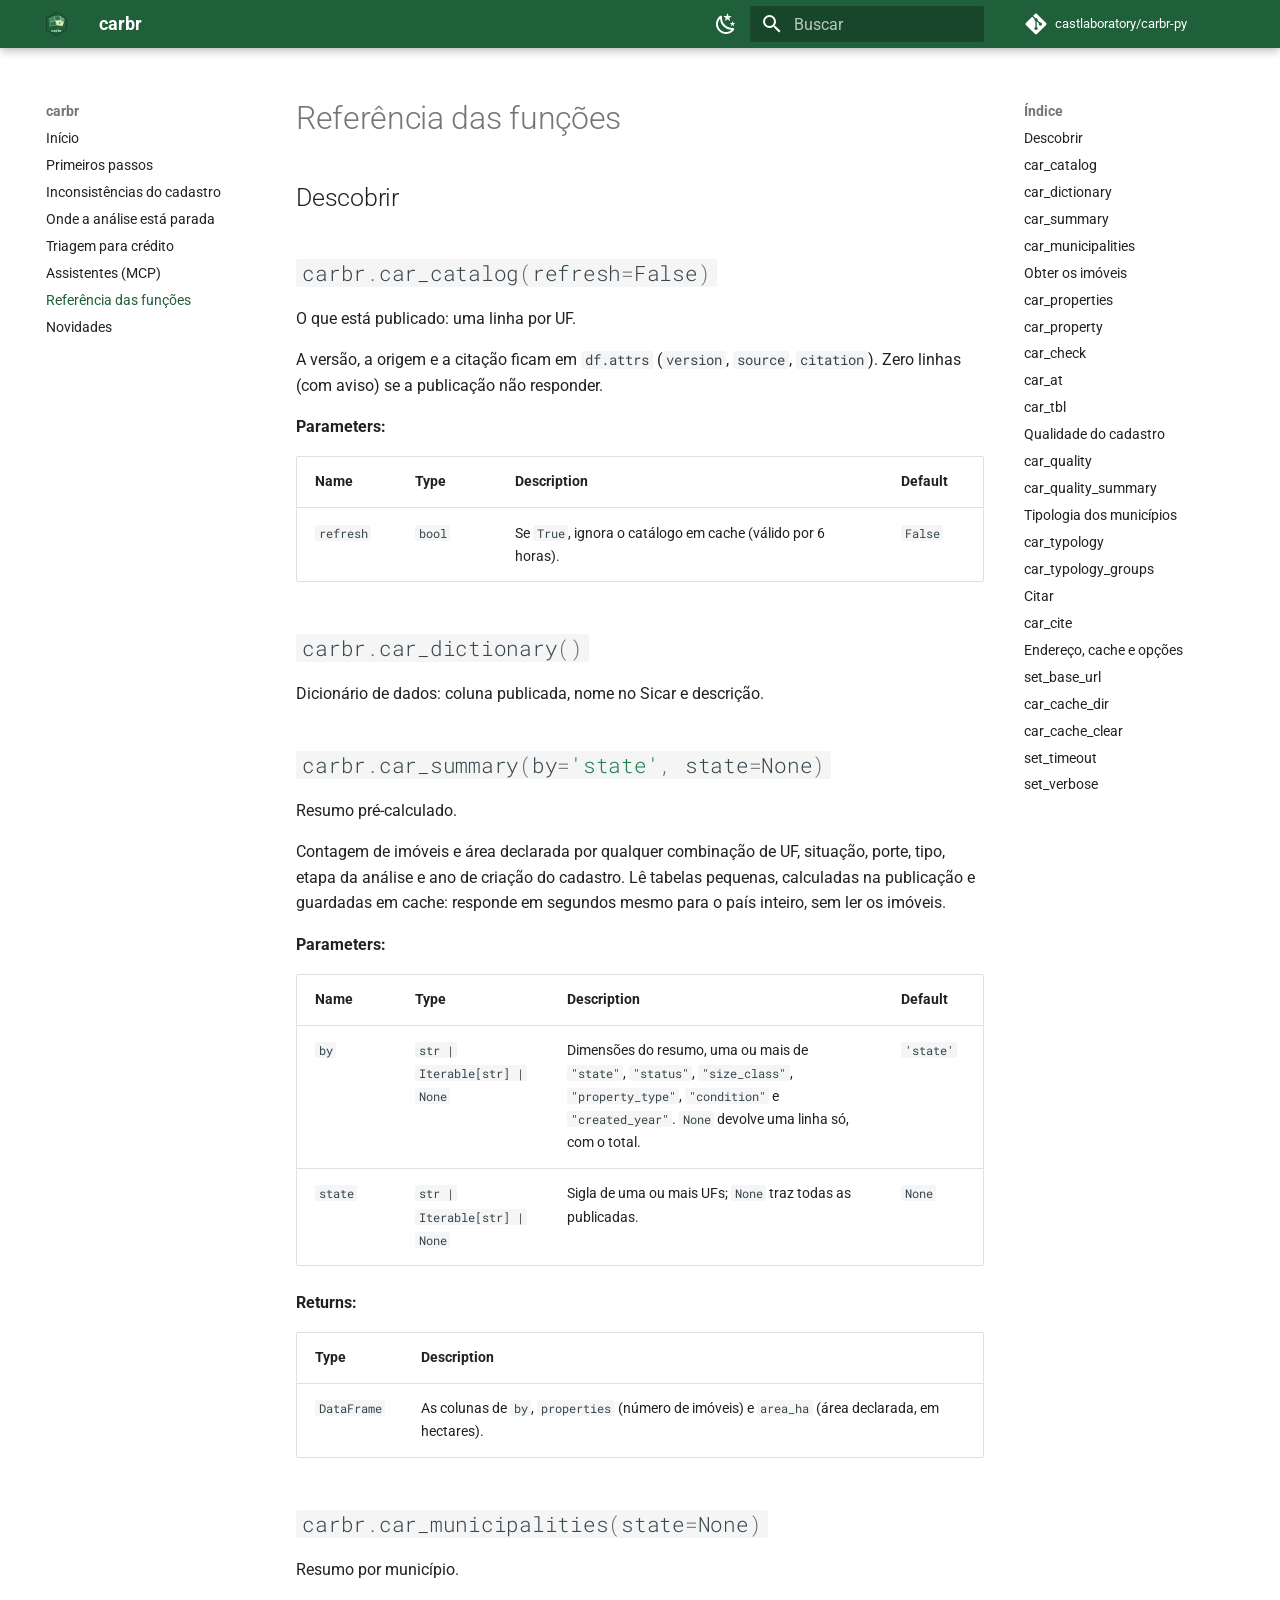
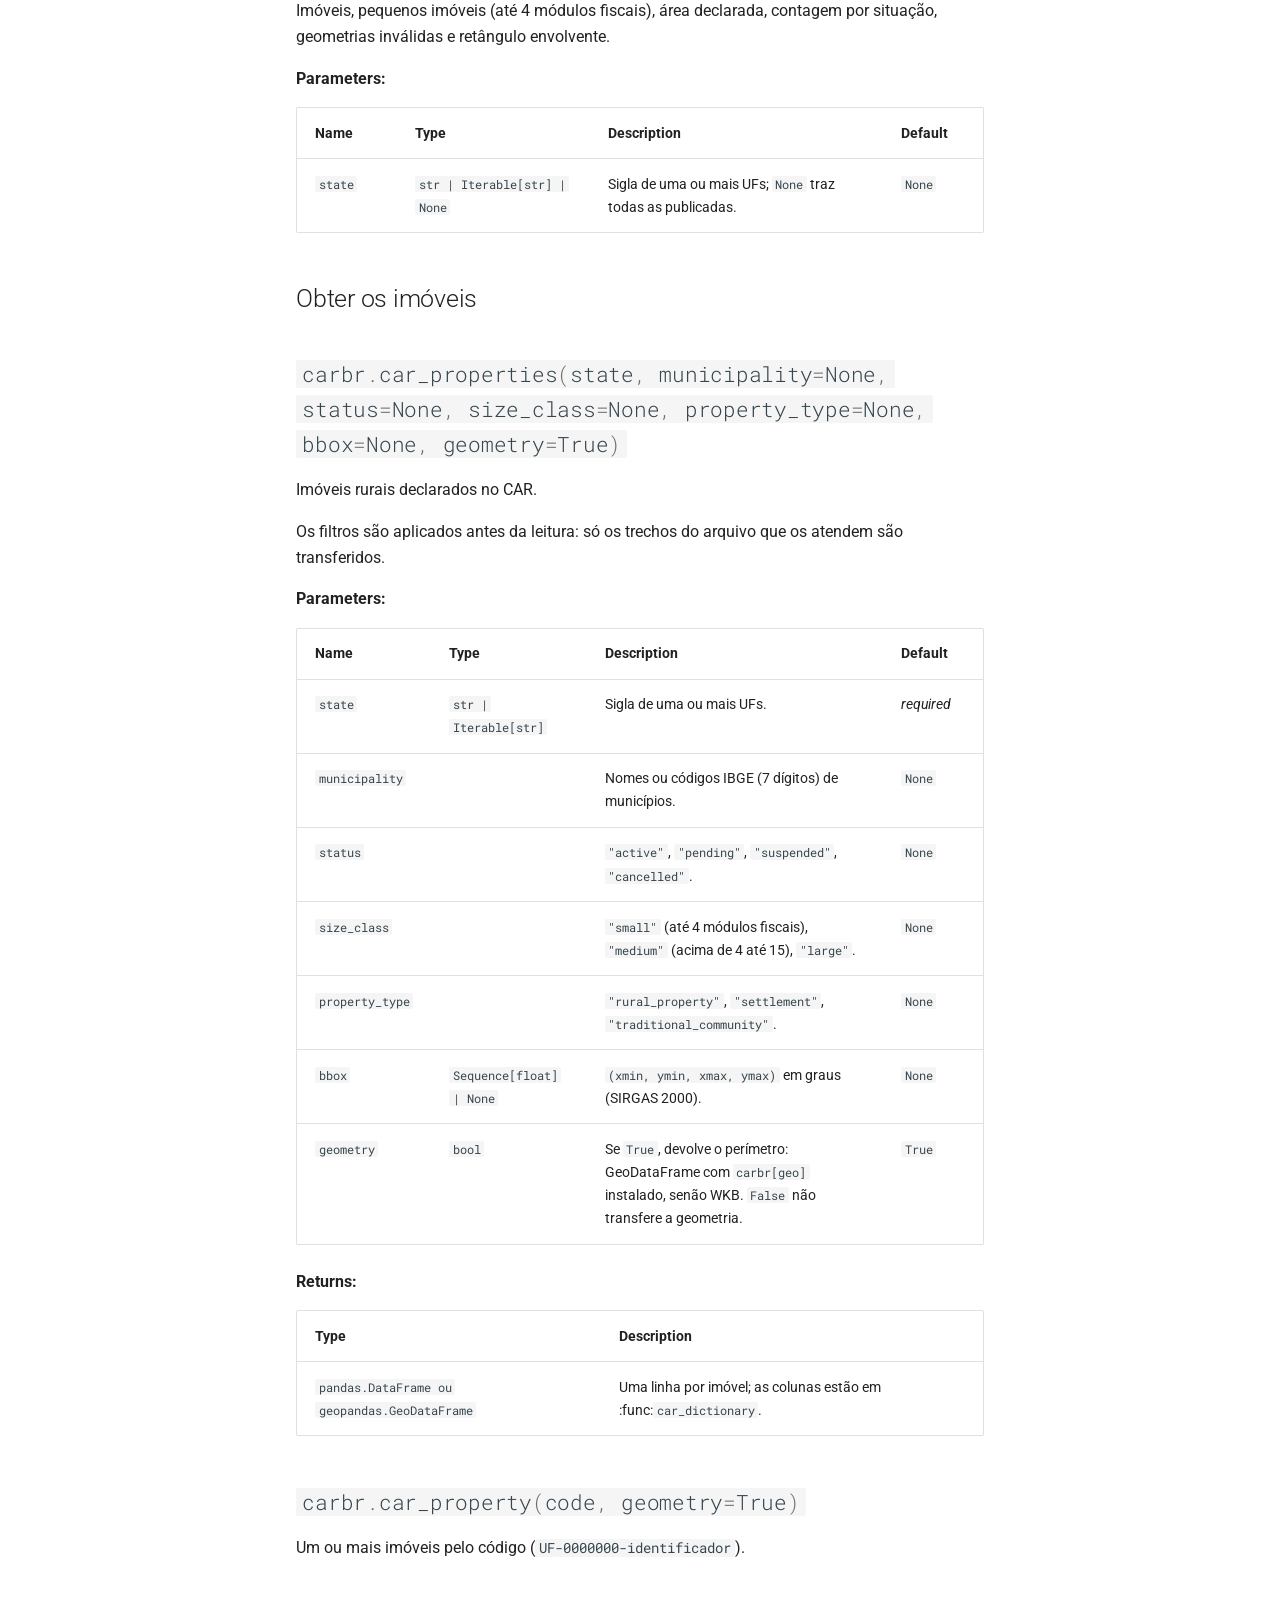
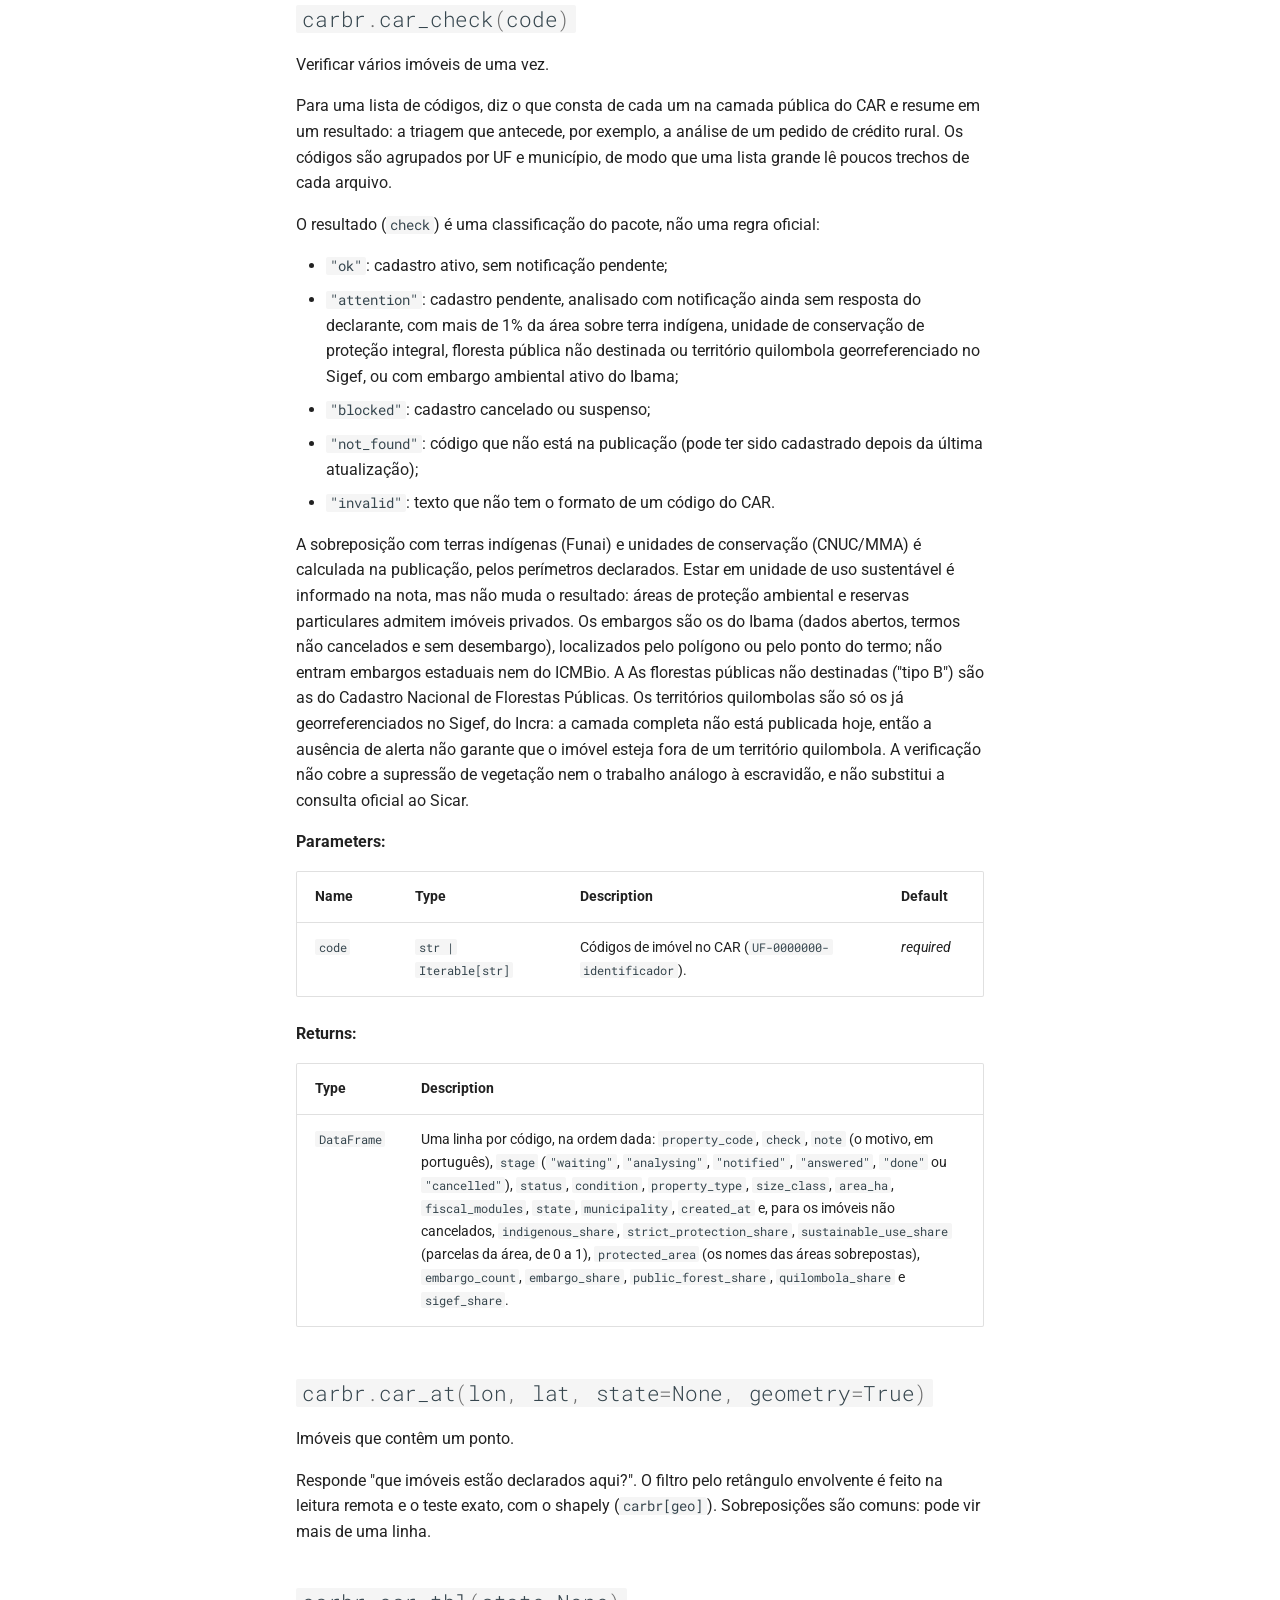
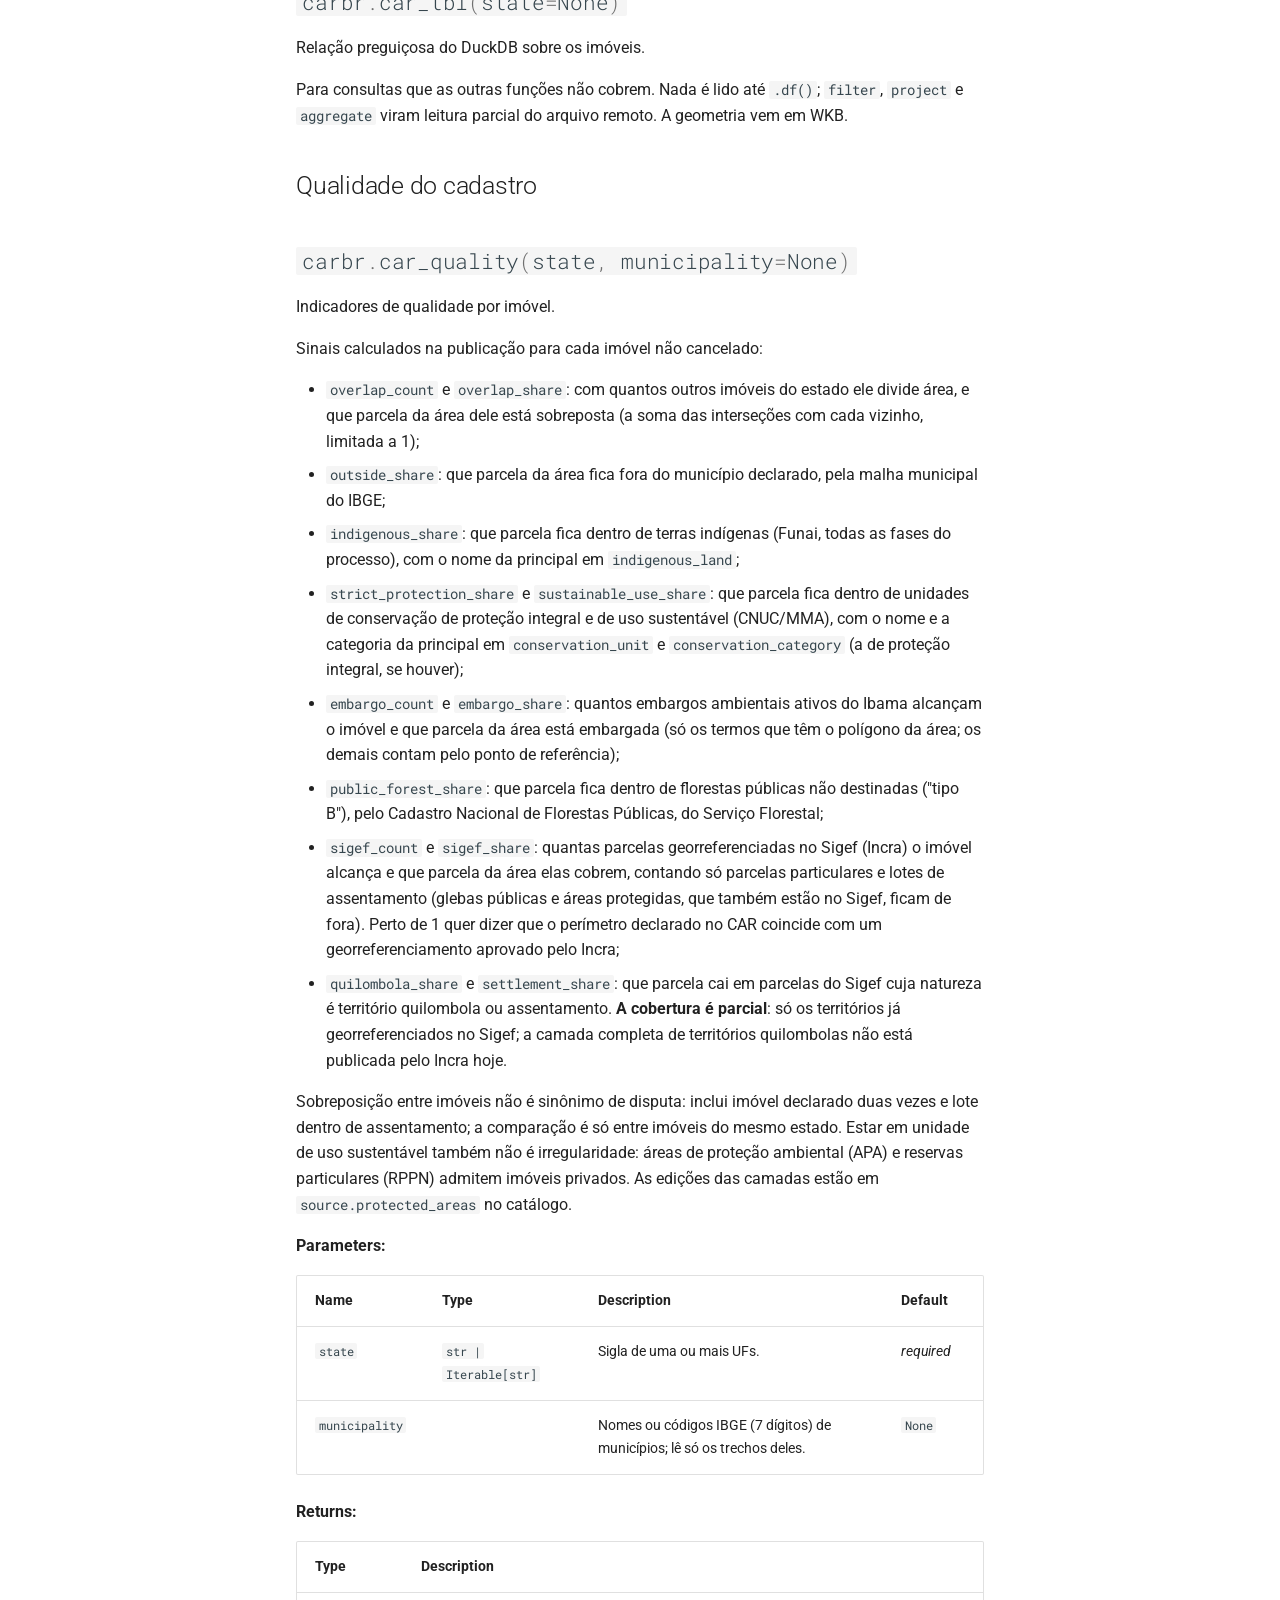
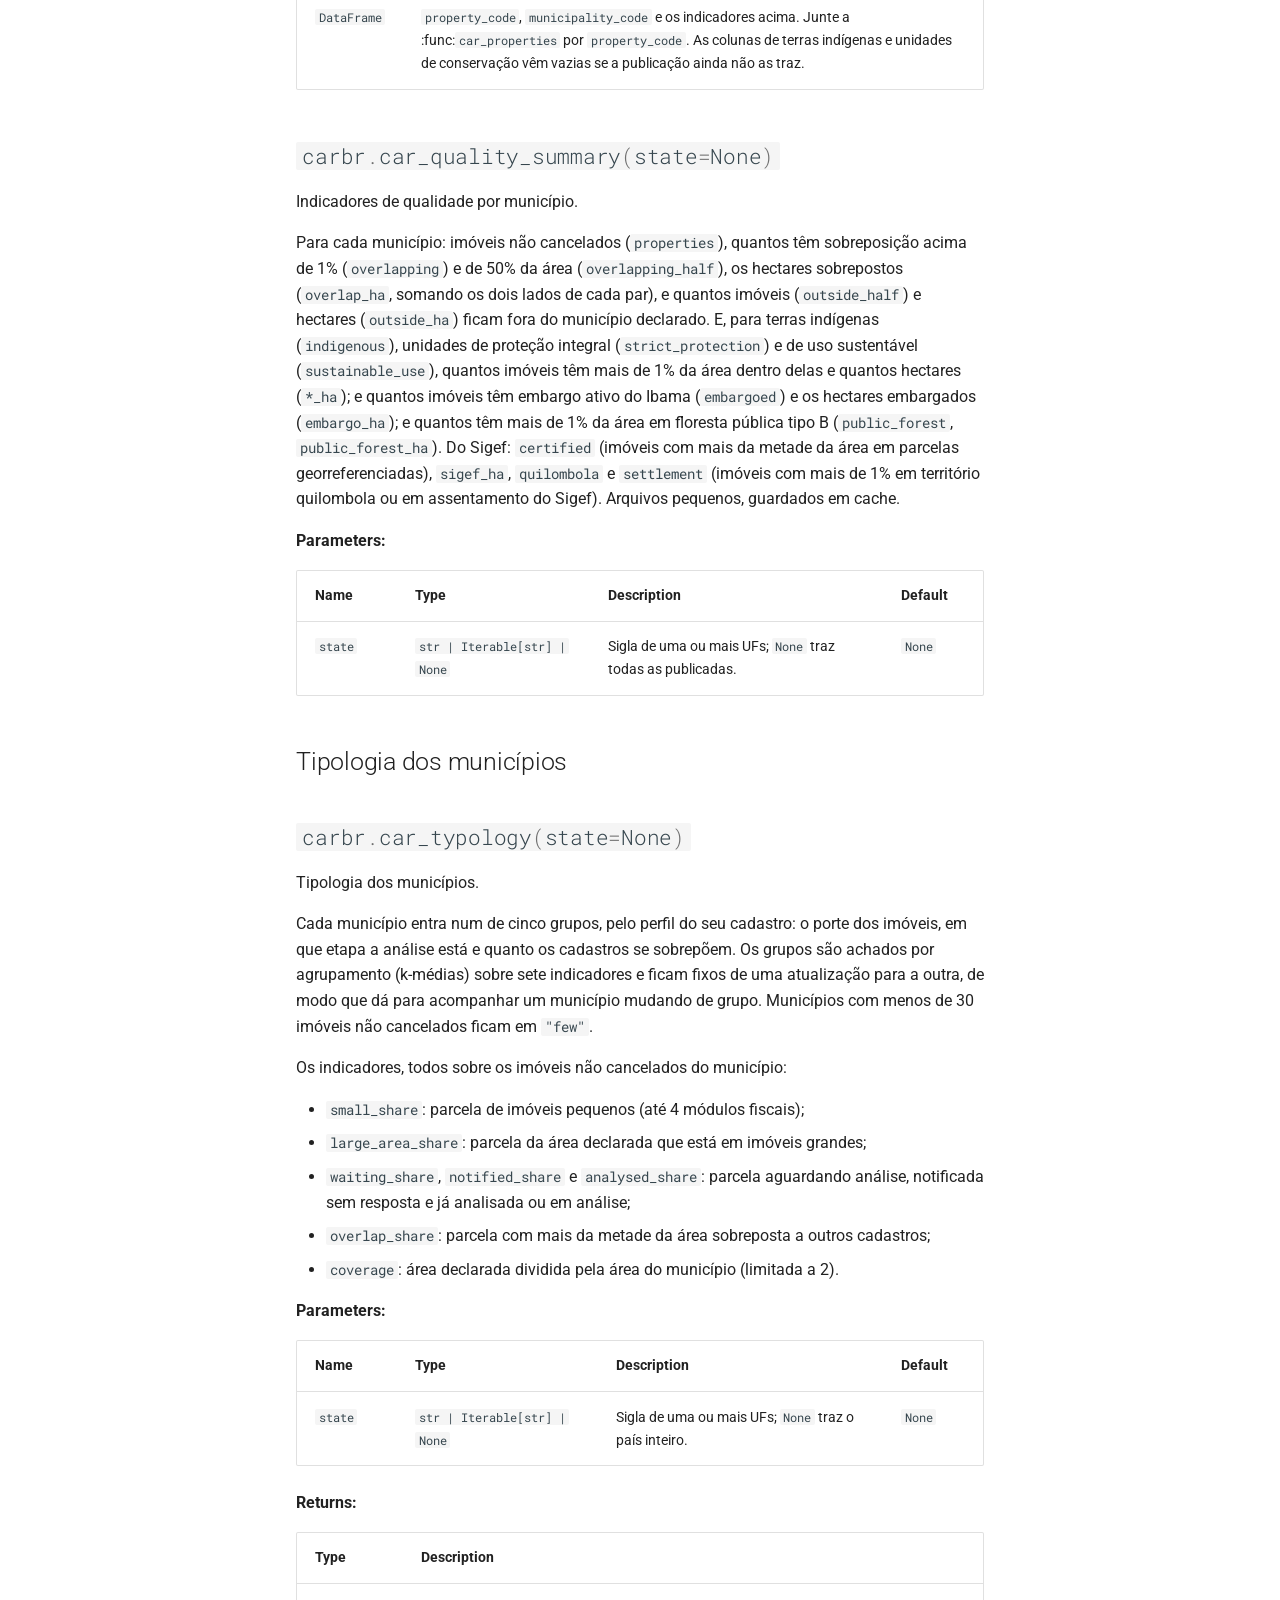
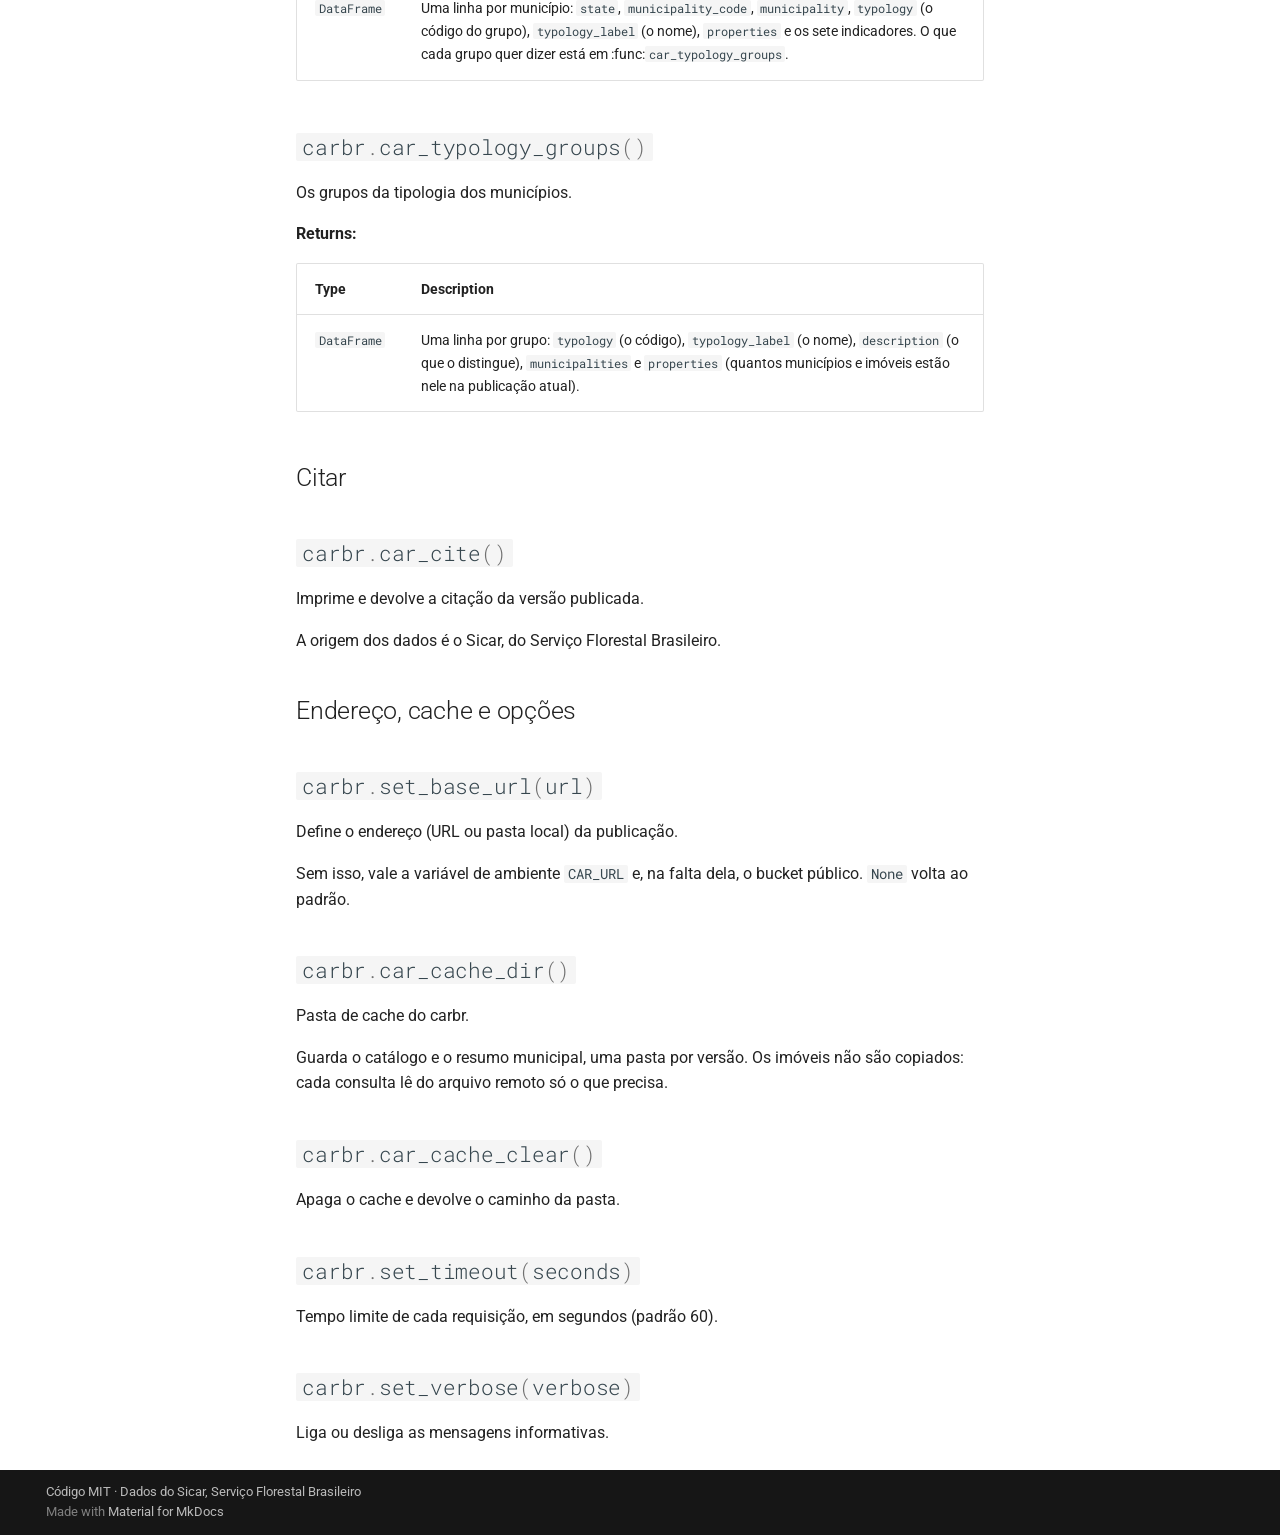
<file: api/index.html>
<!doctype html>
<html lang="pt" class="no-js">
  <head>
    
      <meta charset="utf-8">
      <meta name="viewport" content="width=device-width,initial-scale=1">
      
        <meta name="description" content="O Cadastro Ambiental Rural (CAR) no Python, sem baixar a base inteira">
      
      
      
        <link rel="canonical" href="https://castlaboratory.github.io/carbr-py/api/">
      
      
        <link rel="prev" href="../assistentes/">
      
      
        <link rel="next" href="../news/">
      
      
        
      
      
      <link rel="icon" href="../assets/logo.svg">
      <meta name="generator" content="mkdocs-1.6.1, mkdocs-material-9.8.2">
    
    
      
        <title>Referência das funções - carbr</title>
      
    
    
      <link rel="stylesheet" href="../assets/stylesheets/main.57a0d79d.min.css">
      
        
        <link rel="stylesheet" href="../assets/stylesheets/palette.fb2fffe2.min.css">
      
      


    
    
      
    
    
      
        
        
        <link rel="preconnect" href="https://fonts.gstatic.com" crossorigin>
        <link rel="stylesheet" href="https://fonts.googleapis.com/css?family=Roboto:300,300i,400,400i,700,700i%7CRoboto+Mono:400,400i,700,700i&display=fallback">
        <style>:root{--md-text-font:"Roboto";--md-code-font:"Roboto Mono"}</style>
      
    
    
      <link rel="stylesheet" href="../assets/_mkdocstrings.css">
    
      <link rel="stylesheet" href="../assets/extra.css">
    
    <script>__md_scope=new URL("..",location),__md_hash=e=>[...e].reduce(((e,_)=>(e<<5)-e+_.charCodeAt(0)),0),__md_get=(e,_=localStorage,t=__md_scope)=>JSON.parse(_.getItem(t.pathname+"."+e)),__md_set=(e,_,t=localStorage,a=__md_scope)=>{try{t.setItem(a.pathname+"."+e,JSON.stringify(_))}catch(e){}}</script>
    
      

    
    
  </head>
  
  
    
    
      
    
    
    
    
    <body dir="ltr" data-md-color-scheme="default" data-md-color-primary="custom" data-md-color-accent="custom">
  
    
    <input class="md-toggle" data-md-toggle="drawer" type="checkbox" id="__drawer" autocomplete="off">
    <input class="md-toggle" data-md-toggle="search" type="checkbox" id="__search" autocomplete="off">
    <label class="md-overlay" for="__drawer"></label>
    <div data-md-component="skip">
      
        
        <a href="#referencia-das-funcoes" class="md-skip">
          Pular para conteúdo
        </a>
      
    </div>
    <div data-md-component="announce">
      
    </div>
    
    
      

  

<header class="md-header md-header--shadow" data-md-component="header">
  <nav class="md-header__inner md-grid" aria-label="Cabeçalho">
    <a href=".." title="carbr" class="md-header__button md-logo" aria-label="carbr" data-md-component="logo">
      
  <img src="../assets/logo.svg" alt="logo">

    </a>
    <label class="md-header__button md-icon" for="__drawer">
      
      <svg xmlns="http://www.w3.org/2000/svg" viewBox="0 0 24 24"><path d="M3 6h18v2H3zm0 5h18v2H3zm0 5h18v2H3z"/></svg>
    </label>
    <div class="md-header__title" data-md-component="header-title">
      <div class="md-header__ellipsis">
        <div class="md-header__topic">
          <span class="md-ellipsis">
            carbr
          </span>
        </div>
        <div class="md-header__topic" data-md-component="header-topic">
          <span class="md-ellipsis">
            
              Referência das funções
            
          </span>
        </div>
      </div>
    </div>
    
      
        <form class="md-header__option" data-md-component="palette">
  
    
    
    
    <input class="md-option" data-md-color-media="" data-md-color-scheme="default" data-md-color-primary="custom" data-md-color-accent="custom"  aria-label="Modo escuro"  type="radio" name="__palette" id="__palette_0">
    
      <label class="md-header__button md-icon" title="Modo escuro" for="__palette_1" hidden>
        <svg xmlns="http://www.w3.org/2000/svg" viewBox="0 0 24 24"><path d="m17.75 4.09-2.53 1.94.91 3.06-2.63-1.81-2.63 1.81.91-3.06-2.53-1.94L12.44 4l1.06-3 1.06 3zm3.5 6.91-1.64 1.25.59 1.98-1.7-1.17-1.7 1.17.59-1.98L15.75 11l2.06-.05L18.5 9l.69 1.95zm-2.28 4.95c.83-.08 1.72 1.1 1.19 1.85-.32.45-.66.87-1.08 1.27C15.17 23 8.84 23 4.94 19.07c-3.91-3.9-3.91-10.24 0-14.14.4-.4.82-.76 1.27-1.08.75-.53 1.93.36 1.85 1.19-.27 2.86.69 5.83 2.89 8.02a9.96 9.96 0 0 0 8.02 2.89m-1.64 2.02a12.08 12.08 0 0 1-7.8-3.47c-2.17-2.19-3.33-5-3.49-7.82-2.81 3.14-2.7 7.96.31 10.98 3.02 3.01 7.84 3.12 10.98.31"/></svg>
      </label>
    
  
    
    
    
    <input class="md-option" data-md-color-media="" data-md-color-scheme="slate" data-md-color-primary="custom" data-md-color-accent="custom"  aria-label="Modo claro"  type="radio" name="__palette" id="__palette_1">
    
      <label class="md-header__button md-icon" title="Modo claro" for="__palette_0" hidden>
        <svg xmlns="http://www.w3.org/2000/svg" viewBox="0 0 24 24"><path d="M12 7a5 5 0 0 1 5 5 5 5 0 0 1-5 5 5 5 0 0 1-5-5 5 5 0 0 1 5-5m0 2a3 3 0 0 0-3 3 3 3 0 0 0 3 3 3 3 0 0 0 3-3 3 3 0 0 0-3-3m0-7 2.39 3.42C13.65 5.15 12.84 5 12 5s-1.65.15-2.39.42zM3.34 7l4.16-.35A7.2 7.2 0 0 0 5.94 8.5c-.44.74-.69 1.5-.83 2.29zm.02 10 1.76-3.77a7.131 7.131 0 0 0 2.38 4.14zM20.65 7l-1.77 3.79a7.02 7.02 0 0 0-2.38-4.15zm-.01 10-4.14.36c.59-.51 1.12-1.14 1.54-1.86.42-.73.69-1.5.83-2.29zM12 22l-2.41-3.44c.74.27 1.55.44 2.41.44.82 0 1.63-.17 2.37-.44z"/></svg>
      </label>
    
  
</form>
      
    
    
      <script>var palette=__md_get("__palette");if(palette&&palette.color){if("(prefers-color-scheme)"===palette.color.media){var media=matchMedia("(prefers-color-scheme: light)"),input=document.querySelector(media.matches?"[data-md-color-media='(prefers-color-scheme: light)']":"[data-md-color-media='(prefers-color-scheme: dark)']");palette.color.media=input.getAttribute("data-md-color-media"),palette.color.scheme=input.getAttribute("data-md-color-scheme"),palette.color.primary=input.getAttribute("data-md-color-primary"),palette.color.accent=input.getAttribute("data-md-color-accent")}for(var[key,value]of Object.entries(palette.color))document.body.setAttribute("data-md-color-"+key,value)}</script>
    
    
    
      
      
        <label class="md-header__button md-icon" for="__search">
          
          <svg xmlns="http://www.w3.org/2000/svg" viewBox="0 0 24 24"><path d="M9.5 3A6.5 6.5 0 0 1 16 9.5c0 1.61-.59 3.09-1.56 4.23l.27.27h.79l5 5-1.5 1.5-5-5v-.79l-.27-.27A6.52 6.52 0 0 1 9.5 16 6.5 6.5 0 0 1 3 9.5 6.5 6.5 0 0 1 9.5 3m0 2C7 5 5 7 5 9.5S7 14 9.5 14 14 12 14 9.5 12 5 9.5 5"/></svg>
        </label>
        <div class="md-search" data-md-component="search" role="dialog">
  <label class="md-search__overlay" for="__search"></label>
  <div class="md-search__inner" role="search">
    <form class="md-search__form" name="search">
      <input type="text" class="md-search__input" name="query" aria-label="Buscar" placeholder="Buscar" autocapitalize="off" autocorrect="off" autocomplete="off" spellcheck="false" data-md-component="search-query" required>
      <label class="md-search__icon md-icon" for="__search">
        
        <svg xmlns="http://www.w3.org/2000/svg" viewBox="0 0 24 24"><path d="M9.5 3A6.5 6.5 0 0 1 16 9.5c0 1.61-.59 3.09-1.56 4.23l.27.27h.79l5 5-1.5 1.5-5-5v-.79l-.27-.27A6.52 6.52 0 0 1 9.5 16 6.5 6.5 0 0 1 3 9.5 6.5 6.5 0 0 1 9.5 3m0 2C7 5 5 7 5 9.5S7 14 9.5 14 14 12 14 9.5 12 5 9.5 5"/></svg>
        
        <svg xmlns="http://www.w3.org/2000/svg" viewBox="0 0 24 24"><path d="M20 11v2H8l5.5 5.5-1.42 1.42L4.16 12l7.92-7.92L13.5 5.5 8 11z"/></svg>
      </label>
      <nav class="md-search__options" aria-label="Pesquisar">
        
        <button type="reset" class="md-search__icon md-icon" title="Limpar" aria-label="Limpar" tabindex="-1">
          
          <svg xmlns="http://www.w3.org/2000/svg" viewBox="0 0 24 24"><path d="M19 6.41 17.59 5 12 10.59 6.41 5 5 6.41 10.59 12 5 17.59 6.41 19 12 13.41 17.59 19 19 17.59 13.41 12z"/></svg>
        </button>
      </nav>
      
    </form>
    <div class="md-search__output">
      <div class="md-search__scrollwrap" tabindex="0" data-md-scrollfix>
        <div class="md-search-result" data-md-component="search-result">
          <div class="md-search-result__meta">
            Inicializando busca
          </div>
          <ol class="md-search-result__list" role="presentation"></ol>
        </div>
      </div>
    </div>
  </div>
</div>
      
    
    
      <div class="md-header__source">
        <a href="https://github.com/castlaboratory/carbr-py" title="Ir para repositório" class="md-source" data-md-component="source">
  <div class="md-source__icon md-icon">
    
    <svg xmlns="http://www.w3.org/2000/svg" viewBox="0 0 448 512"><!--! Font Awesome Free 7.1.0 by @fontawesome - https://fontawesome.com License - https://fontawesome.com/license/free (Icons: CC BY 4.0, Fonts: SIL OFL 1.1, Code: MIT License) Copyright 2025 Fonticons, Inc.--><path d="M439.6 236.1 244 40.5c-5.4-5.5-12.8-8.5-20.4-8.5s-15 3-20.4 8.4L162.5 81l51.5 51.5c27.1-9.1 52.7 16.8 43.4 43.7l49.7 49.7c34.2-11.8 61.2 31 35.5 56.7-26.5 26.5-70.2-2.9-56-37.3L240.3 199v121.9c25.3 12.5 22.3 41.8 9.1 55-6.4 6.4-15.2 10.1-24.3 10.1s-17.8-3.6-24.3-10.1c-17.6-17.6-11.1-46.9 11.2-56v-123c-20.8-8.5-24.6-30.7-18.6-45L142.6 101 8.5 235.1C3 240.6 0 247.9 0 255.5s3 15 8.5 20.4l195.6 195.7c5.4 5.4 12.7 8.4 20.4 8.4s15-3 20.4-8.4l194.7-194.7c5.4-5.4 8.4-12.8 8.4-20.4s-3-15-8.4-20.4"/></svg>
  </div>
  <div class="md-source__repository">
    castlaboratory/carbr-py
  </div>
</a>
      </div>
    
  </nav>
  
</header>
    
    <div class="md-container" data-md-component="container">
      
      
        
          
        
      
      <main class="md-main" data-md-component="main">
        <div class="md-main__inner md-grid">
          
            
              
              <div class="md-sidebar md-sidebar--primary" data-md-component="sidebar" data-md-type="navigation" >
                <div class="md-sidebar__scrollwrap">
                  <div class="md-sidebar__inner">
                    



<nav class="md-nav md-nav--primary" aria-label="Navegação" data-md-level="0">
  <label class="md-nav__title" for="__drawer">
    <a href=".." title="carbr" class="md-nav__button md-logo" aria-label="carbr" data-md-component="logo">
      
  <img src="../assets/logo.svg" alt="logo">

    </a>
    carbr
  </label>
  
    <div class="md-nav__source">
      <a href="https://github.com/castlaboratory/carbr-py" title="Ir para repositório" class="md-source" data-md-component="source">
  <div class="md-source__icon md-icon">
    
    <svg xmlns="http://www.w3.org/2000/svg" viewBox="0 0 448 512"><!--! Font Awesome Free 7.1.0 by @fontawesome - https://fontawesome.com License - https://fontawesome.com/license/free (Icons: CC BY 4.0, Fonts: SIL OFL 1.1, Code: MIT License) Copyright 2025 Fonticons, Inc.--><path d="M439.6 236.1 244 40.5c-5.4-5.5-12.8-8.5-20.4-8.5s-15 3-20.4 8.4L162.5 81l51.5 51.5c27.1-9.1 52.7 16.8 43.4 43.7l49.7 49.7c34.2-11.8 61.2 31 35.5 56.7-26.5 26.5-70.2-2.9-56-37.3L240.3 199v121.9c25.3 12.5 22.3 41.8 9.1 55-6.4 6.4-15.2 10.1-24.3 10.1s-17.8-3.6-24.3-10.1c-17.6-17.6-11.1-46.9 11.2-56v-123c-20.8-8.5-24.6-30.7-18.6-45L142.6 101 8.5 235.1C3 240.6 0 247.9 0 255.5s3 15 8.5 20.4l195.6 195.7c5.4 5.4 12.7 8.4 20.4 8.4s15-3 20.4-8.4l194.7-194.7c5.4-5.4 8.4-12.8 8.4-20.4s-3-15-8.4-20.4"/></svg>
  </div>
  <div class="md-source__repository">
    castlaboratory/carbr-py
  </div>
</a>
    </div>
  
  <ul class="md-nav__list" data-md-scrollfix>
    
      
      
  
  
  
  
    <li class="md-nav__item">
      <a href=".." class="md-nav__link">
        
  
  
  <span class="md-ellipsis">
    
  
    Início
  

    
  </span>
  
  

      </a>
    </li>
  

    
      
      
  
  
  
  
    <li class="md-nav__item">
      <a href="../primeiros-passos/" class="md-nav__link">
        
  
  
  <span class="md-ellipsis">
    
  
    Primeiros passos
  

    
  </span>
  
  

      </a>
    </li>
  

    
      
      
  
  
  
  
    <li class="md-nav__item">
      <a href="../inconsistencias/" class="md-nav__link">
        
  
  
  <span class="md-ellipsis">
    
  
    Inconsistências do cadastro
  

    
  </span>
  
  

      </a>
    </li>
  

    
      
      
  
  
  
  
    <li class="md-nav__item">
      <a href="../fila-da-analise/" class="md-nav__link">
        
  
  
  <span class="md-ellipsis">
    
  
    Onde a análise está parada
  

    
  </span>
  
  

      </a>
    </li>
  

    
      
      
  
  
  
  
    <li class="md-nav__item">
      <a href="../triagem/" class="md-nav__link">
        
  
  
  <span class="md-ellipsis">
    
  
    Triagem para crédito
  

    
  </span>
  
  

      </a>
    </li>
  

    
      
      
  
  
  
  
    <li class="md-nav__item">
      <a href="../assistentes/" class="md-nav__link">
        
  
  
  <span class="md-ellipsis">
    
  
    Assistentes (MCP)
  

    
  </span>
  
  

      </a>
    </li>
  

    
      
      
  
  
    
  
  
  
    <li class="md-nav__item md-nav__item--active">
      
      <input class="md-nav__toggle md-toggle" type="checkbox" id="__toc">
      
      
        
      
      
        <label class="md-nav__link md-nav__link--active" for="__toc">
          
  
  
  <span class="md-ellipsis">
    
  
    Referência das funções
  

    
  </span>
  
  

          <span class="md-nav__icon md-icon"></span>
        </label>
      
      <a href="./" class="md-nav__link md-nav__link--active">
        
  
  
  <span class="md-ellipsis">
    
  
    Referência das funções
  

    
  </span>
  
  

      </a>
      
        

<nav class="md-nav md-nav--secondary" aria-label="Índice">
  
  
  
    
  
  
    <label class="md-nav__title" for="__toc">
      <span class="md-nav__icon md-icon"></span>
      Índice
    </label>
    <ul class="md-nav__list" data-md-component="toc" data-md-scrollfix>
      
        <li class="md-nav__item">
  <a href="#descobrir" class="md-nav__link">
    <span class="md-ellipsis">
      
        Descobrir
      
    </span>
  </a>
  
</li>
      
        <li class="md-nav__item">
  <a href="#carbr.car_catalog" class="md-nav__link">
    <span class="md-ellipsis">
      
        car_catalog
      
    </span>
  </a>
  
</li>
      
        <li class="md-nav__item">
  <a href="#carbr.car_dictionary" class="md-nav__link">
    <span class="md-ellipsis">
      
        car_dictionary
      
    </span>
  </a>
  
</li>
      
        <li class="md-nav__item">
  <a href="#carbr.car_summary" class="md-nav__link">
    <span class="md-ellipsis">
      
        car_summary
      
    </span>
  </a>
  
</li>
      
        <li class="md-nav__item">
  <a href="#carbr.car_municipalities" class="md-nav__link">
    <span class="md-ellipsis">
      
        car_municipalities
      
    </span>
  </a>
  
</li>
      
        <li class="md-nav__item">
  <a href="#obter-os-imoveis" class="md-nav__link">
    <span class="md-ellipsis">
      
        Obter os imóveis
      
    </span>
  </a>
  
</li>
      
        <li class="md-nav__item">
  <a href="#carbr.car_properties" class="md-nav__link">
    <span class="md-ellipsis">
      
        car_properties
      
    </span>
  </a>
  
</li>
      
        <li class="md-nav__item">
  <a href="#carbr.car_property" class="md-nav__link">
    <span class="md-ellipsis">
      
        car_property
      
    </span>
  </a>
  
</li>
      
        <li class="md-nav__item">
  <a href="#carbr.car_check" class="md-nav__link">
    <span class="md-ellipsis">
      
        car_check
      
    </span>
  </a>
  
</li>
      
        <li class="md-nav__item">
  <a href="#carbr.car_at" class="md-nav__link">
    <span class="md-ellipsis">
      
        car_at
      
    </span>
  </a>
  
</li>
      
        <li class="md-nav__item">
  <a href="#carbr.car_tbl" class="md-nav__link">
    <span class="md-ellipsis">
      
        car_tbl
      
    </span>
  </a>
  
</li>
      
        <li class="md-nav__item">
  <a href="#qualidade-do-cadastro" class="md-nav__link">
    <span class="md-ellipsis">
      
        Qualidade do cadastro
      
    </span>
  </a>
  
</li>
      
        <li class="md-nav__item">
  <a href="#carbr.car_quality" class="md-nav__link">
    <span class="md-ellipsis">
      
        car_quality
      
    </span>
  </a>
  
</li>
      
        <li class="md-nav__item">
  <a href="#carbr.car_quality_summary" class="md-nav__link">
    <span class="md-ellipsis">
      
        car_quality_summary
      
    </span>
  </a>
  
</li>
      
        <li class="md-nav__item">
  <a href="#tipologia-dos-municipios" class="md-nav__link">
    <span class="md-ellipsis">
      
        Tipologia dos municípios
      
    </span>
  </a>
  
</li>
      
        <li class="md-nav__item">
  <a href="#carbr.car_typology" class="md-nav__link">
    <span class="md-ellipsis">
      
        car_typology
      
    </span>
  </a>
  
</li>
      
        <li class="md-nav__item">
  <a href="#carbr.car_typology_groups" class="md-nav__link">
    <span class="md-ellipsis">
      
        car_typology_groups
      
    </span>
  </a>
  
</li>
      
        <li class="md-nav__item">
  <a href="#citar" class="md-nav__link">
    <span class="md-ellipsis">
      
        Citar
      
    </span>
  </a>
  
</li>
      
        <li class="md-nav__item">
  <a href="#carbr.car_cite" class="md-nav__link">
    <span class="md-ellipsis">
      
        car_cite
      
    </span>
  </a>
  
</li>
      
        <li class="md-nav__item">
  <a href="#endereco-cache-e-opcoes" class="md-nav__link">
    <span class="md-ellipsis">
      
        Endereço, cache e opções
      
    </span>
  </a>
  
</li>
      
        <li class="md-nav__item">
  <a href="#carbr.set_base_url" class="md-nav__link">
    <span class="md-ellipsis">
      
        set_base_url
      
    </span>
  </a>
  
</li>
      
        <li class="md-nav__item">
  <a href="#carbr.car_cache_dir" class="md-nav__link">
    <span class="md-ellipsis">
      
        car_cache_dir
      
    </span>
  </a>
  
</li>
      
        <li class="md-nav__item">
  <a href="#carbr.car_cache_clear" class="md-nav__link">
    <span class="md-ellipsis">
      
        car_cache_clear
      
    </span>
  </a>
  
</li>
      
        <li class="md-nav__item">
  <a href="#carbr.set_timeout" class="md-nav__link">
    <span class="md-ellipsis">
      
        set_timeout
      
    </span>
  </a>
  
</li>
      
        <li class="md-nav__item">
  <a href="#carbr.set_verbose" class="md-nav__link">
    <span class="md-ellipsis">
      
        set_verbose
      
    </span>
  </a>
  
</li>
      
    </ul>
  
</nav>
      
    </li>
  

    
      
      
  
  
  
  
    <li class="md-nav__item">
      <a href="../news/" class="md-nav__link">
        
  
  
  <span class="md-ellipsis">
    
  
    Novidades
  

    
  </span>
  
  

      </a>
    </li>
  

    
  </ul>
</nav>
                  </div>
                </div>
              </div>
            
            
              
              <div class="md-sidebar md-sidebar--secondary" data-md-component="sidebar" data-md-type="toc" >
                <div class="md-sidebar__scrollwrap">
                  <div class="md-sidebar__inner">
                    

<nav class="md-nav md-nav--secondary" aria-label="Índice">
  
  
  
    
  
  
    <label class="md-nav__title" for="__toc">
      <span class="md-nav__icon md-icon"></span>
      Índice
    </label>
    <ul class="md-nav__list" data-md-component="toc" data-md-scrollfix>
      
        <li class="md-nav__item">
  <a href="#descobrir" class="md-nav__link">
    <span class="md-ellipsis">
      
        Descobrir
      
    </span>
  </a>
  
</li>
      
        <li class="md-nav__item">
  <a href="#carbr.car_catalog" class="md-nav__link">
    <span class="md-ellipsis">
      
        car_catalog
      
    </span>
  </a>
  
</li>
      
        <li class="md-nav__item">
  <a href="#carbr.car_dictionary" class="md-nav__link">
    <span class="md-ellipsis">
      
        car_dictionary
      
    </span>
  </a>
  
</li>
      
        <li class="md-nav__item">
  <a href="#carbr.car_summary" class="md-nav__link">
    <span class="md-ellipsis">
      
        car_summary
      
    </span>
  </a>
  
</li>
      
        <li class="md-nav__item">
  <a href="#carbr.car_municipalities" class="md-nav__link">
    <span class="md-ellipsis">
      
        car_municipalities
      
    </span>
  </a>
  
</li>
      
        <li class="md-nav__item">
  <a href="#obter-os-imoveis" class="md-nav__link">
    <span class="md-ellipsis">
      
        Obter os imóveis
      
    </span>
  </a>
  
</li>
      
        <li class="md-nav__item">
  <a href="#carbr.car_properties" class="md-nav__link">
    <span class="md-ellipsis">
      
        car_properties
      
    </span>
  </a>
  
</li>
      
        <li class="md-nav__item">
  <a href="#carbr.car_property" class="md-nav__link">
    <span class="md-ellipsis">
      
        car_property
      
    </span>
  </a>
  
</li>
      
        <li class="md-nav__item">
  <a href="#carbr.car_check" class="md-nav__link">
    <span class="md-ellipsis">
      
        car_check
      
    </span>
  </a>
  
</li>
      
        <li class="md-nav__item">
  <a href="#carbr.car_at" class="md-nav__link">
    <span class="md-ellipsis">
      
        car_at
      
    </span>
  </a>
  
</li>
      
        <li class="md-nav__item">
  <a href="#carbr.car_tbl" class="md-nav__link">
    <span class="md-ellipsis">
      
        car_tbl
      
    </span>
  </a>
  
</li>
      
        <li class="md-nav__item">
  <a href="#qualidade-do-cadastro" class="md-nav__link">
    <span class="md-ellipsis">
      
        Qualidade do cadastro
      
    </span>
  </a>
  
</li>
      
        <li class="md-nav__item">
  <a href="#carbr.car_quality" class="md-nav__link">
    <span class="md-ellipsis">
      
        car_quality
      
    </span>
  </a>
  
</li>
      
        <li class="md-nav__item">
  <a href="#carbr.car_quality_summary" class="md-nav__link">
    <span class="md-ellipsis">
      
        car_quality_summary
      
    </span>
  </a>
  
</li>
      
        <li class="md-nav__item">
  <a href="#tipologia-dos-municipios" class="md-nav__link">
    <span class="md-ellipsis">
      
        Tipologia dos municípios
      
    </span>
  </a>
  
</li>
      
        <li class="md-nav__item">
  <a href="#carbr.car_typology" class="md-nav__link">
    <span class="md-ellipsis">
      
        car_typology
      
    </span>
  </a>
  
</li>
      
        <li class="md-nav__item">
  <a href="#carbr.car_typology_groups" class="md-nav__link">
    <span class="md-ellipsis">
      
        car_typology_groups
      
    </span>
  </a>
  
</li>
      
        <li class="md-nav__item">
  <a href="#citar" class="md-nav__link">
    <span class="md-ellipsis">
      
        Citar
      
    </span>
  </a>
  
</li>
      
        <li class="md-nav__item">
  <a href="#carbr.car_cite" class="md-nav__link">
    <span class="md-ellipsis">
      
        car_cite
      
    </span>
  </a>
  
</li>
      
        <li class="md-nav__item">
  <a href="#endereco-cache-e-opcoes" class="md-nav__link">
    <span class="md-ellipsis">
      
        Endereço, cache e opções
      
    </span>
  </a>
  
</li>
      
        <li class="md-nav__item">
  <a href="#carbr.set_base_url" class="md-nav__link">
    <span class="md-ellipsis">
      
        set_base_url
      
    </span>
  </a>
  
</li>
      
        <li class="md-nav__item">
  <a href="#carbr.car_cache_dir" class="md-nav__link">
    <span class="md-ellipsis">
      
        car_cache_dir
      
    </span>
  </a>
  
</li>
      
        <li class="md-nav__item">
  <a href="#carbr.car_cache_clear" class="md-nav__link">
    <span class="md-ellipsis">
      
        car_cache_clear
      
    </span>
  </a>
  
</li>
      
        <li class="md-nav__item">
  <a href="#carbr.set_timeout" class="md-nav__link">
    <span class="md-ellipsis">
      
        set_timeout
      
    </span>
  </a>
  
</li>
      
        <li class="md-nav__item">
  <a href="#carbr.set_verbose" class="md-nav__link">
    <span class="md-ellipsis">
      
        set_verbose
      
    </span>
  </a>
  
</li>
      
    </ul>
  
</nav>
                  </div>
                </div>
              </div>
            
          
          
            <div class="md-content" data-md-component="content">
              
              <article class="md-content__inner md-typeset">
                
                  


  
  


<h1 id="referencia-das-funcoes">Referência das funções<a class="headerlink" href="#referencia-das-funcoes" title="Permanent link">&para;</a></h1>
<h2 id="descobrir">Descobrir<a class="headerlink" href="#descobrir" title="Permanent link">&para;</a></h2>


<div class="doc doc-object doc-function">


<h2 id="carbr.car_catalog" class="doc doc-heading">
            <code class="highlight language-python"><span class="n">carbr</span><span class="o">.</span><span class="n">car_catalog</span><span class="p">(</span><span class="n">refresh</span><span class="o">=</span><span class="kc">False</span><span class="p">)</span></code>

<a href="#carbr.car_catalog" class="headerlink" title="Permanent link">&para;</a></h2>


    <div class="doc doc-contents first">

        <p>O que está publicado: uma linha por UF.</p>
<p>A versão, a origem e a citação ficam em <code>df.attrs</code> (<code>version</code>,
<code>source</code>, <code>citation</code>). Zero linhas (com aviso) se a publicação não
responder.</p>


<p><span class="doc-section-title">Parameters:</span></p>
    <table>
      <thead>
        <tr>
          <th>Name</th>
          <th>Type</th>
          <th>Description</th>
          <th>Default</th>
        </tr>
      </thead>
      <tbody>
          <tr class="doc-section-item">
            <td>
                <code>refresh</code>
            </td>
            <td>
                  <code><span title="bool">bool</span></code>
            </td>
            <td>
              <div class="doc-md-description">
                <p>Se <code>True</code>, ignora o catálogo em cache (válido por 6 horas).</p>
              </div>
            </td>
            <td>
                  <code>False</code>
            </td>
          </tr>
      </tbody>
    </table>


    </div>

</div>

<div class="doc doc-object doc-function">


<h2 id="carbr.car_dictionary" class="doc doc-heading">
            <code class="highlight language-python"><span class="n">carbr</span><span class="o">.</span><span class="n">car_dictionary</span><span class="p">()</span></code>

<a href="#carbr.car_dictionary" class="headerlink" title="Permanent link">&para;</a></h2>


    <div class="doc doc-contents first">

        <p>Dicionário de dados: coluna publicada, nome no Sicar e descrição.</p>


    </div>

</div>

<div class="doc doc-object doc-function">


<h2 id="carbr.car_summary" class="doc doc-heading">
            <code class="highlight language-python"><span class="n">carbr</span><span class="o">.</span><span class="n">car_summary</span><span class="p">(</span><span class="n">by</span><span class="o">=</span><span class="s1">'state'</span><span class="p">,</span> <span class="n">state</span><span class="o">=</span><span class="kc">None</span><span class="p">)</span></code>

<a href="#carbr.car_summary" class="headerlink" title="Permanent link">&para;</a></h2>


    <div class="doc doc-contents first">

        <p>Resumo pré-calculado.</p>
<p>Contagem de imóveis e área declarada por qualquer combinação de UF,
situação, porte, tipo, etapa da análise e ano de criação do cadastro. Lê
tabelas pequenas, calculadas na publicação e guardadas em cache: responde
em segundos mesmo para o país inteiro, sem ler os imóveis.</p>


<p><span class="doc-section-title">Parameters:</span></p>
    <table>
      <thead>
        <tr>
          <th>Name</th>
          <th>Type</th>
          <th>Description</th>
          <th>Default</th>
        </tr>
      </thead>
      <tbody>
          <tr class="doc-section-item">
            <td>
                <code>by</code>
            </td>
            <td>
                  <code><span title="str">str</span> | <span title="typing.Iterable">Iterable</span>[<span title="str">str</span>] | None</code>
            </td>
            <td>
              <div class="doc-md-description">
                <p>Dimensões do resumo, uma ou mais de <code>"state"</code>, <code>"status"</code>,
<code>"size_class"</code>, <code>"property_type"</code>, <code>"condition"</code> e
<code>"created_year"</code>. <code>None</code> devolve uma linha só, com o total.</p>
              </div>
            </td>
            <td>
                  <code>&#39;state&#39;</code>
            </td>
          </tr>
          <tr class="doc-section-item">
            <td>
                <code>state</code>
            </td>
            <td>
                  <code><span title="str">str</span> | <span title="typing.Iterable">Iterable</span>[<span title="str">str</span>] | None</code>
            </td>
            <td>
              <div class="doc-md-description">
                <p>Sigla de uma ou mais UFs; <code>None</code> traz todas as publicadas.</p>
              </div>
            </td>
            <td>
                  <code>None</code>
            </td>
          </tr>
      </tbody>
    </table>


    <p><span class="doc-section-title">Returns:</span></p>
    <table>
      <thead>
        <tr>
          <th>Type</th>
          <th>Description</th>
        </tr>
      </thead>
      <tbody>
          <tr class="doc-section-item">
            <td>
                  <code>DataFrame</code>
            </td>
            <td>
              <div class="doc-md-description">
                <p>As colunas de <code>by</code>, <code>properties</code> (número de imóveis) e <code>area_ha</code>
(área declarada, em hectares).</p>
              </div>
            </td>
          </tr>
      </tbody>
    </table>


    </div>

</div>

<div class="doc doc-object doc-function">


<h2 id="carbr.car_municipalities" class="doc doc-heading">
            <code class="highlight language-python"><span class="n">carbr</span><span class="o">.</span><span class="n">car_municipalities</span><span class="p">(</span><span class="n">state</span><span class="o">=</span><span class="kc">None</span><span class="p">)</span></code>

<a href="#carbr.car_municipalities" class="headerlink" title="Permanent link">&para;</a></h2>


    <div class="doc doc-contents first">

        <p>Resumo por município.</p>
<p>Imóveis, pequenos imóveis (até 4 módulos fiscais), área declarada,
contagem por situação, geometrias inválidas e retângulo envolvente.</p>


<p><span class="doc-section-title">Parameters:</span></p>
    <table>
      <thead>
        <tr>
          <th>Name</th>
          <th>Type</th>
          <th>Description</th>
          <th>Default</th>
        </tr>
      </thead>
      <tbody>
          <tr class="doc-section-item">
            <td>
                <code>state</code>
            </td>
            <td>
                  <code><span title="str">str</span> | <span title="typing.Iterable">Iterable</span>[<span title="str">str</span>] | None</code>
            </td>
            <td>
              <div class="doc-md-description">
                <p>Sigla de uma ou mais UFs; <code>None</code> traz todas as publicadas.</p>
              </div>
            </td>
            <td>
                  <code>None</code>
            </td>
          </tr>
      </tbody>
    </table>


    </div>

</div><h2 id="obter-os-imoveis">Obter os imóveis<a class="headerlink" href="#obter-os-imoveis" title="Permanent link">&para;</a></h2>


<div class="doc doc-object doc-function">


<h2 id="carbr.car_properties" class="doc doc-heading">
            <code class="highlight language-python"><span class="n">carbr</span><span class="o">.</span><span class="n">car_properties</span><span class="p">(</span><span class="n">state</span><span class="p">,</span> <span class="n">municipality</span><span class="o">=</span><span class="kc">None</span><span class="p">,</span> <span class="n">status</span><span class="o">=</span><span class="kc">None</span><span class="p">,</span> <span class="n">size_class</span><span class="o">=</span><span class="kc">None</span><span class="p">,</span> <span class="n">property_type</span><span class="o">=</span><span class="kc">None</span><span class="p">,</span> <span class="n">bbox</span><span class="o">=</span><span class="kc">None</span><span class="p">,</span> <span class="n">geometry</span><span class="o">=</span><span class="kc">True</span><span class="p">)</span></code>

<a href="#carbr.car_properties" class="headerlink" title="Permanent link">&para;</a></h2>


    <div class="doc doc-contents first">

        <p>Imóveis rurais declarados no CAR.</p>
<p>Os filtros são aplicados antes da leitura: só os trechos do arquivo que
os atendem são transferidos.</p>


<p><span class="doc-section-title">Parameters:</span></p>
    <table>
      <thead>
        <tr>
          <th>Name</th>
          <th>Type</th>
          <th>Description</th>
          <th>Default</th>
        </tr>
      </thead>
      <tbody>
          <tr class="doc-section-item">
            <td>
                <code>state</code>
            </td>
            <td>
                  <code><span title="str">str</span> | <span title="typing.Iterable">Iterable</span>[<span title="str">str</span>]</code>
            </td>
            <td>
              <div class="doc-md-description">
                <p>Sigla de uma ou mais UFs.</p>
              </div>
            </td>
            <td>
                <em>required</em>
            </td>
          </tr>
          <tr class="doc-section-item">
            <td>
                <code>municipality</code>
            </td>
            <td>
            </td>
            <td>
              <div class="doc-md-description">
                <p>Nomes ou códigos IBGE (7 dígitos) de municípios.</p>
              </div>
            </td>
            <td>
                  <code>None</code>
            </td>
          </tr>
          <tr class="doc-section-item">
            <td>
                <code>status</code>
            </td>
            <td>
            </td>
            <td>
              <div class="doc-md-description">
                <p><code>"active"</code>, <code>"pending"</code>, <code>"suspended"</code>, <code>"cancelled"</code>.</p>
              </div>
            </td>
            <td>
                  <code>None</code>
            </td>
          </tr>
          <tr class="doc-section-item">
            <td>
                <code>size_class</code>
            </td>
            <td>
            </td>
            <td>
              <div class="doc-md-description">
                <p><code>"small"</code> (até 4 módulos fiscais), <code>"medium"</code> (acima de 4 até 15), <code>"large"</code>.</p>
              </div>
            </td>
            <td>
                  <code>None</code>
            </td>
          </tr>
          <tr class="doc-section-item">
            <td>
                <code>property_type</code>
            </td>
            <td>
            </td>
            <td>
              <div class="doc-md-description">
                <p><code>"rural_property"</code>, <code>"settlement"</code>, <code>"traditional_community"</code>.</p>
              </div>
            </td>
            <td>
                  <code>None</code>
            </td>
          </tr>
          <tr class="doc-section-item">
            <td>
                <code>bbox</code>
            </td>
            <td>
                  <code><span title="typing.Sequence">Sequence</span>[<span title="float">float</span>] | None</code>
            </td>
            <td>
              <div class="doc-md-description">
                <p><code>(xmin, ymin, xmax, ymax)</code> em graus (SIRGAS 2000).</p>
              </div>
            </td>
            <td>
                  <code>None</code>
            </td>
          </tr>
          <tr class="doc-section-item">
            <td>
                <code>geometry</code>
            </td>
            <td>
                  <code><span title="bool">bool</span></code>
            </td>
            <td>
              <div class="doc-md-description">
                <p>Se <code>True</code>, devolve o perímetro: GeoDataFrame com <code>carbr[geo]</code>
instalado, senão WKB. <code>False</code> não transfere a geometria.</p>
              </div>
            </td>
            <td>
                  <code>True</code>
            </td>
          </tr>
      </tbody>
    </table>


    <p><span class="doc-section-title">Returns:</span></p>
    <table>
      <thead>
        <tr>
          <th>Type</th>
          <th>Description</th>
        </tr>
      </thead>
      <tbody>
          <tr class="doc-section-item">
            <td>
                  <code>pandas.DataFrame ou geopandas.GeoDataFrame</code>
            </td>
            <td>
              <div class="doc-md-description">
                <p>Uma linha por imóvel; as colunas estão em :func:<code>car_dictionary</code>.</p>
              </div>
            </td>
          </tr>
      </tbody>
    </table>


    </div>

</div>

<div class="doc doc-object doc-function">


<h2 id="carbr.car_property" class="doc doc-heading">
            <code class="highlight language-python"><span class="n">carbr</span><span class="o">.</span><span class="n">car_property</span><span class="p">(</span><span class="n">code</span><span class="p">,</span> <span class="n">geometry</span><span class="o">=</span><span class="kc">True</span><span class="p">)</span></code>

<a href="#carbr.car_property" class="headerlink" title="Permanent link">&para;</a></h2>


    <div class="doc doc-contents first">

        <p>Um ou mais imóveis pelo código (<code>UF-0000000-identificador</code>).</p>


    </div>

</div>

<div class="doc doc-object doc-function">


<h2 id="carbr.car_check" class="doc doc-heading">
            <code class="highlight language-python"><span class="n">carbr</span><span class="o">.</span><span class="n">car_check</span><span class="p">(</span><span class="n">code</span><span class="p">)</span></code>

<a href="#carbr.car_check" class="headerlink" title="Permanent link">&para;</a></h2>


    <div class="doc doc-contents first">

        <p>Verificar vários imóveis de uma vez.</p>
<p>Para uma lista de códigos, diz o que consta de cada um na camada pública
do CAR e resume em um resultado: a triagem que antecede, por exemplo, a
análise de um pedido de crédito rural. Os códigos são agrupados por UF e
município, de modo que uma lista grande lê poucos trechos de cada arquivo.</p>
<p>O resultado (<code>check</code>) é uma classificação do pacote, não uma regra
oficial:</p>
<ul>
<li><code>"ok"</code>: cadastro ativo, sem notificação pendente;</li>
<li><code>"attention"</code>: cadastro pendente, analisado com notificação ainda
  sem resposta do declarante, com mais de 1% da área sobre terra
  indígena, unidade de conservação de proteção integral, floresta
  pública não destinada ou território quilombola georreferenciado no
  Sigef, ou com embargo ambiental ativo do Ibama;</li>
<li><code>"blocked"</code>: cadastro cancelado ou suspenso;</li>
<li><code>"not_found"</code>: código que não está na publicação (pode ter sido
  cadastrado depois da última atualização);</li>
<li><code>"invalid"</code>: texto que não tem o formato de um código do CAR.</li>
</ul>
<p>A sobreposição com terras indígenas (Funai) e unidades de conservação
(CNUC/MMA) é calculada na publicação, pelos perímetros declarados. Estar
em unidade de uso sustentável é informado na nota, mas não muda o
resultado: áreas de proteção ambiental e reservas particulares admitem
imóveis privados. Os embargos são os do Ibama (dados abertos, termos
não cancelados e sem desembargo), localizados pelo polígono ou pelo
ponto do termo; não entram embargos estaduais nem do ICMBio. A
As florestas públicas não destinadas ("tipo B") são as do Cadastro
Nacional de Florestas Públicas. Os territórios quilombolas são só os
já georreferenciados no Sigef, do Incra: a camada completa não está
publicada hoje, então a ausência de alerta não garante que o imóvel
esteja fora de um território quilombola. A verificação não cobre a
supressão de vegetação nem o trabalho análogo à escravidão, e não
substitui a consulta oficial ao Sicar.</p>


<p><span class="doc-section-title">Parameters:</span></p>
    <table>
      <thead>
        <tr>
          <th>Name</th>
          <th>Type</th>
          <th>Description</th>
          <th>Default</th>
        </tr>
      </thead>
      <tbody>
          <tr class="doc-section-item">
            <td>
                <code>code</code>
            </td>
            <td>
                  <code><span title="str">str</span> | <span title="typing.Iterable">Iterable</span>[<span title="str">str</span>]</code>
            </td>
            <td>
              <div class="doc-md-description">
                <p>Códigos de imóvel no CAR (<code>UF-0000000-identificador</code>).</p>
              </div>
            </td>
            <td>
                <em>required</em>
            </td>
          </tr>
      </tbody>
    </table>


    <p><span class="doc-section-title">Returns:</span></p>
    <table>
      <thead>
        <tr>
          <th>Type</th>
          <th>Description</th>
        </tr>
      </thead>
      <tbody>
          <tr class="doc-section-item">
            <td>
                  <code>DataFrame</code>
            </td>
            <td>
              <div class="doc-md-description">
                <p>Uma linha por código, na ordem dada: <code>property_code</code>, <code>check</code>,
<code>note</code> (o motivo, em português), <code>stage</code> (<code>"waiting"</code>,
<code>"analysing"</code>, <code>"notified"</code>, <code>"answered"</code>, <code>"done"</code> ou
<code>"cancelled"</code>), <code>status</code>, <code>condition</code>, <code>property_type</code>,
<code>size_class</code>, <code>area_ha</code>, <code>fiscal_modules</code>, <code>state</code>,
<code>municipality</code>, <code>created_at</code> e, para os imóveis não cancelados,
<code>indigenous_share</code>, <code>strict_protection_share</code>,
<code>sustainable_use_share</code> (parcelas da área, de 0 a 1),
<code>protected_area</code> (os nomes das áreas sobrepostas),
<code>embargo_count</code>, <code>embargo_share</code>, <code>public_forest_share</code>,
<code>quilombola_share</code> e <code>sigef_share</code>.</p>
              </div>
            </td>
          </tr>
      </tbody>
    </table>


    </div>

</div>

<div class="doc doc-object doc-function">


<h2 id="carbr.car_at" class="doc doc-heading">
            <code class="highlight language-python"><span class="n">carbr</span><span class="o">.</span><span class="n">car_at</span><span class="p">(</span><span class="n">lon</span><span class="p">,</span> <span class="n">lat</span><span class="p">,</span> <span class="n">state</span><span class="o">=</span><span class="kc">None</span><span class="p">,</span> <span class="n">geometry</span><span class="o">=</span><span class="kc">True</span><span class="p">)</span></code>

<a href="#carbr.car_at" class="headerlink" title="Permanent link">&para;</a></h2>


    <div class="doc doc-contents first">

        <p>Imóveis que contêm um ponto.</p>
<p>Responde "que imóveis estão declarados aqui?". O filtro pelo retângulo
envolvente é feito na leitura remota e o teste exato, com o shapely
(<code>carbr[geo]</code>). Sobreposições são comuns: pode vir mais de uma linha.</p>


    </div>

</div>

<div class="doc doc-object doc-function">


<h2 id="carbr.car_tbl" class="doc doc-heading">
            <code class="highlight language-python"><span class="n">carbr</span><span class="o">.</span><span class="n">car_tbl</span><span class="p">(</span><span class="n">state</span><span class="o">=</span><span class="kc">None</span><span class="p">)</span></code>

<a href="#carbr.car_tbl" class="headerlink" title="Permanent link">&para;</a></h2>


    <div class="doc doc-contents first">

        <p>Relação preguiçosa do DuckDB sobre os imóveis.</p>
<p>Para consultas que as outras funções não cobrem. Nada é lido até
<code>.df()</code>; <code>filter</code>, <code>project</code> e <code>aggregate</code> viram leitura parcial
do arquivo remoto. A geometria vem em WKB.</p>


    </div>

</div><h2 id="qualidade-do-cadastro">Qualidade do cadastro<a class="headerlink" href="#qualidade-do-cadastro" title="Permanent link">&para;</a></h2>


<div class="doc doc-object doc-function">


<h2 id="carbr.car_quality" class="doc doc-heading">
            <code class="highlight language-python"><span class="n">carbr</span><span class="o">.</span><span class="n">car_quality</span><span class="p">(</span><span class="n">state</span><span class="p">,</span> <span class="n">municipality</span><span class="o">=</span><span class="kc">None</span><span class="p">)</span></code>

<a href="#carbr.car_quality" class="headerlink" title="Permanent link">&para;</a></h2>


    <div class="doc doc-contents first">

        <p>Indicadores de qualidade por imóvel.</p>
<p>Sinais calculados na publicação para cada imóvel não cancelado:</p>
<ul>
<li><code>overlap_count</code> e <code>overlap_share</code>: com quantos outros imóveis do estado ele
  divide área, e que parcela da área dele está sobreposta (a soma das interseções
  com cada vizinho, limitada a 1);</li>
<li><code>outside_share</code>: que parcela da área fica fora do município declarado, pela
  malha municipal do IBGE;</li>
<li><code>indigenous_share</code>: que parcela fica dentro de terras indígenas (Funai, todas
  as fases do processo), com o nome da principal em <code>indigenous_land</code>;</li>
<li><code>strict_protection_share</code> e <code>sustainable_use_share</code>: que parcela fica dentro
  de unidades de conservação de proteção integral e de uso sustentável (CNUC/MMA),
  com o nome e a categoria da principal em <code>conservation_unit</code> e
  <code>conservation_category</code> (a de proteção integral, se houver);</li>
<li><code>embargo_count</code> e <code>embargo_share</code>: quantos embargos ambientais ativos do Ibama
  alcançam o imóvel e que parcela da área está embargada (só os termos que têm o
  polígono da área; os demais contam pelo ponto de referência);</li>
<li><code>public_forest_share</code>: que parcela fica dentro de florestas públicas não destinadas
  ("tipo B"), pelo Cadastro Nacional de Florestas Públicas, do Serviço Florestal;</li>
<li><code>sigef_count</code> e <code>sigef_share</code>: quantas parcelas georreferenciadas no Sigef (Incra)
  o imóvel alcança e que parcela da área elas cobrem, contando só parcelas particulares
  e lotes de assentamento (glebas públicas e áreas protegidas, que também estão no
  Sigef, ficam de fora). Perto de 1 quer dizer que o perímetro declarado no CAR
  coincide com um georreferenciamento aprovado pelo Incra;</li>
<li><code>quilombola_share</code> e <code>settlement_share</code>: que parcela cai em parcelas do Sigef cuja
  natureza é território quilombola ou assentamento. <strong>A cobertura é parcial</strong>: só os
  territórios já georreferenciados no Sigef; a camada completa de territórios
  quilombolas não está publicada pelo Incra hoje.</li>
</ul>
<p>Sobreposição entre imóveis não é sinônimo de disputa: inclui imóvel declarado duas
vezes e lote dentro de assentamento; a comparação é só entre imóveis do mesmo
estado. Estar em unidade de uso sustentável também não é irregularidade: áreas de
proteção ambiental (APA) e reservas particulares (RPPN) admitem imóveis privados.
As edições das camadas estão em <code>source.protected_areas</code> no catálogo.</p>


<p><span class="doc-section-title">Parameters:</span></p>
    <table>
      <thead>
        <tr>
          <th>Name</th>
          <th>Type</th>
          <th>Description</th>
          <th>Default</th>
        </tr>
      </thead>
      <tbody>
          <tr class="doc-section-item">
            <td>
                <code>state</code>
            </td>
            <td>
                  <code><span title="str">str</span> | <span title="typing.Iterable">Iterable</span>[<span title="str">str</span>]</code>
            </td>
            <td>
              <div class="doc-md-description">
                <p>Sigla de uma ou mais UFs.</p>
              </div>
            </td>
            <td>
                <em>required</em>
            </td>
          </tr>
          <tr class="doc-section-item">
            <td>
                <code>municipality</code>
            </td>
            <td>
            </td>
            <td>
              <div class="doc-md-description">
                <p>Nomes ou códigos IBGE (7 dígitos) de municípios; lê só os trechos deles.</p>
              </div>
            </td>
            <td>
                  <code>None</code>
            </td>
          </tr>
      </tbody>
    </table>


    <p><span class="doc-section-title">Returns:</span></p>
    <table>
      <thead>
        <tr>
          <th>Type</th>
          <th>Description</th>
        </tr>
      </thead>
      <tbody>
          <tr class="doc-section-item">
            <td>
                  <code>DataFrame</code>
            </td>
            <td>
              <div class="doc-md-description">
                <p><code>property_code</code>, <code>municipality_code</code> e os indicadores acima. Junte a
:func:<code>car_properties</code> por <code>property_code</code>. As colunas de terras indígenas e
unidades de conservação vêm vazias se a publicação ainda não as traz.</p>
              </div>
            </td>
          </tr>
      </tbody>
    </table>


    </div>

</div>

<div class="doc doc-object doc-function">


<h2 id="carbr.car_quality_summary" class="doc doc-heading">
            <code class="highlight language-python"><span class="n">carbr</span><span class="o">.</span><span class="n">car_quality_summary</span><span class="p">(</span><span class="n">state</span><span class="o">=</span><span class="kc">None</span><span class="p">)</span></code>

<a href="#carbr.car_quality_summary" class="headerlink" title="Permanent link">&para;</a></h2>


    <div class="doc doc-contents first">

        <p>Indicadores de qualidade por município.</p>
<p>Para cada município: imóveis não cancelados (<code>properties</code>), quantos têm sobreposição
acima de 1% (<code>overlapping</code>) e de 50% da área (<code>overlapping_half</code>), os hectares
sobrepostos (<code>overlap_ha</code>, somando os dois lados de cada par), e quantos imóveis
(<code>outside_half</code>) e hectares (<code>outside_ha</code>) ficam fora do município declarado.
E, para terras indígenas (<code>indigenous</code>), unidades de proteção integral
(<code>strict_protection</code>) e de uso sustentável (<code>sustainable_use</code>), quantos imóveis
têm mais de 1% da área dentro delas e quantos hectares (<code>*_ha</code>); e quantos imóveis
têm embargo ativo do Ibama (<code>embargoed</code>) e os hectares embargados (<code>embargo_ha</code>); e
quantos têm mais de 1% da área em floresta pública tipo B (<code>public_forest</code>,
<code>public_forest_ha</code>). Do Sigef: <code>certified</code> (imóveis com mais da metade da área em
parcelas georreferenciadas), <code>sigef_ha</code>, <code>quilombola</code> e <code>settlement</code> (imóveis com
mais de 1% em território quilombola ou em assentamento do Sigef).
Arquivos pequenos, guardados em cache.</p>


<p><span class="doc-section-title">Parameters:</span></p>
    <table>
      <thead>
        <tr>
          <th>Name</th>
          <th>Type</th>
          <th>Description</th>
          <th>Default</th>
        </tr>
      </thead>
      <tbody>
          <tr class="doc-section-item">
            <td>
                <code>state</code>
            </td>
            <td>
                  <code><span title="str">str</span> | <span title="typing.Iterable">Iterable</span>[<span title="str">str</span>] | None</code>
            </td>
            <td>
              <div class="doc-md-description">
                <p>Sigla de uma ou mais UFs; <code>None</code> traz todas as publicadas.</p>
              </div>
            </td>
            <td>
                  <code>None</code>
            </td>
          </tr>
      </tbody>
    </table>


    </div>

</div><h2 id="tipologia-dos-municipios">Tipologia dos municípios<a class="headerlink" href="#tipologia-dos-municipios" title="Permanent link">&para;</a></h2>


<div class="doc doc-object doc-function">


<h2 id="carbr.car_typology" class="doc doc-heading">
            <code class="highlight language-python"><span class="n">carbr</span><span class="o">.</span><span class="n">car_typology</span><span class="p">(</span><span class="n">state</span><span class="o">=</span><span class="kc">None</span><span class="p">)</span></code>

<a href="#carbr.car_typology" class="headerlink" title="Permanent link">&para;</a></h2>


    <div class="doc doc-contents first">

        <p>Tipologia dos municípios.</p>
<p>Cada município entra num de cinco grupos, pelo perfil do seu cadastro: o porte dos
imóveis, em que etapa a análise está e quanto os cadastros se sobrepõem. Os grupos são
achados por agrupamento (k-médias) sobre sete indicadores e ficam fixos de uma
atualização para a outra, de modo que dá para acompanhar um município mudando de grupo.
Municípios com menos de 30 imóveis não cancelados ficam em <code>"few"</code>.</p>
<p>Os indicadores, todos sobre os imóveis não cancelados do município:</p>
<ul>
<li><code>small_share</code>: parcela de imóveis pequenos (até 4 módulos fiscais);</li>
<li><code>large_area_share</code>: parcela da área declarada que está em imóveis grandes;</li>
<li><code>waiting_share</code>, <code>notified_share</code> e <code>analysed_share</code>: parcela aguardando
  análise, notificada sem resposta e já analisada ou em análise;</li>
<li><code>overlap_share</code>: parcela com mais da metade da área sobreposta a outros cadastros;</li>
<li><code>coverage</code>: área declarada dividida pela área do município (limitada a 2).</li>
</ul>


<p><span class="doc-section-title">Parameters:</span></p>
    <table>
      <thead>
        <tr>
          <th>Name</th>
          <th>Type</th>
          <th>Description</th>
          <th>Default</th>
        </tr>
      </thead>
      <tbody>
          <tr class="doc-section-item">
            <td>
                <code>state</code>
            </td>
            <td>
                  <code><span title="str">str</span> | <span title="typing.Iterable">Iterable</span>[<span title="str">str</span>] | None</code>
            </td>
            <td>
              <div class="doc-md-description">
                <p>Sigla de uma ou mais UFs; <code>None</code> traz o país inteiro.</p>
              </div>
            </td>
            <td>
                  <code>None</code>
            </td>
          </tr>
      </tbody>
    </table>


    <p><span class="doc-section-title">Returns:</span></p>
    <table>
      <thead>
        <tr>
          <th>Type</th>
          <th>Description</th>
        </tr>
      </thead>
      <tbody>
          <tr class="doc-section-item">
            <td>
                  <code>DataFrame</code>
            </td>
            <td>
              <div class="doc-md-description">
                <p>Uma linha por município: <code>state</code>, <code>municipality_code</code>, <code>municipality</code>,
<code>typology</code> (o código do grupo), <code>typology_label</code> (o nome), <code>properties</code> e
os sete indicadores. O que cada grupo quer dizer está em
:func:<code>car_typology_groups</code>.</p>
              </div>
            </td>
          </tr>
      </tbody>
    </table>


    </div>

</div>

<div class="doc doc-object doc-function">


<h2 id="carbr.car_typology_groups" class="doc doc-heading">
            <code class="highlight language-python"><span class="n">carbr</span><span class="o">.</span><span class="n">car_typology_groups</span><span class="p">()</span></code>

<a href="#carbr.car_typology_groups" class="headerlink" title="Permanent link">&para;</a></h2>


    <div class="doc doc-contents first">

        <p>Os grupos da tipologia dos municípios.</p>


    <p><span class="doc-section-title">Returns:</span></p>
    <table>
      <thead>
        <tr>
          <th>Type</th>
          <th>Description</th>
        </tr>
      </thead>
      <tbody>
          <tr class="doc-section-item">
            <td>
                  <code>DataFrame</code>
            </td>
            <td>
              <div class="doc-md-description">
                <p>Uma linha por grupo: <code>typology</code> (o código), <code>typology_label</code> (o nome),
<code>description</code> (o que o distingue), <code>municipalities</code> e <code>properties</code> (quantos
municípios e imóveis estão nele na publicação atual).</p>
              </div>
            </td>
          </tr>
      </tbody>
    </table>


    </div>

</div><h2 id="citar">Citar<a class="headerlink" href="#citar" title="Permanent link">&para;</a></h2>


<div class="doc doc-object doc-function">


<h2 id="carbr.car_cite" class="doc doc-heading">
            <code class="highlight language-python"><span class="n">carbr</span><span class="o">.</span><span class="n">car_cite</span><span class="p">()</span></code>

<a href="#carbr.car_cite" class="headerlink" title="Permanent link">&para;</a></h2>


    <div class="doc doc-contents first">

        <p>Imprime e devolve a citação da versão publicada.</p>
<p>A origem dos dados é o Sicar, do Serviço Florestal Brasileiro.</p>


    </div>

</div><h2 id="endereco-cache-e-opcoes">Endereço, cache e opções<a class="headerlink" href="#endereco-cache-e-opcoes" title="Permanent link">&para;</a></h2>


<div class="doc doc-object doc-function">


<h2 id="carbr.set_base_url" class="doc doc-heading">
            <code class="highlight language-python"><span class="n">carbr</span><span class="o">.</span><span class="n">set_base_url</span><span class="p">(</span><span class="n">url</span><span class="p">)</span></code>

<a href="#carbr.set_base_url" class="headerlink" title="Permanent link">&para;</a></h2>


    <div class="doc doc-contents first">

        <p>Define o endereço (URL ou pasta local) da publicação.</p>
<p>Sem isso, vale a variável de ambiente <code>CAR_URL</code> e, na falta dela, o
bucket público. <code>None</code> volta ao padrão.</p>


    </div>

</div>

<div class="doc doc-object doc-function">


<h2 id="carbr.car_cache_dir" class="doc doc-heading">
            <code class="highlight language-python"><span class="n">carbr</span><span class="o">.</span><span class="n">car_cache_dir</span><span class="p">()</span></code>

<a href="#carbr.car_cache_dir" class="headerlink" title="Permanent link">&para;</a></h2>


    <div class="doc doc-contents first">

        <p>Pasta de cache do carbr.</p>
<p>Guarda o catálogo e o resumo municipal, uma pasta por versão. Os imóveis
não são copiados: cada consulta lê do arquivo remoto só o que precisa.</p>


    </div>

</div>

<div class="doc doc-object doc-function">


<h2 id="carbr.car_cache_clear" class="doc doc-heading">
            <code class="highlight language-python"><span class="n">carbr</span><span class="o">.</span><span class="n">car_cache_clear</span><span class="p">()</span></code>

<a href="#carbr.car_cache_clear" class="headerlink" title="Permanent link">&para;</a></h2>


    <div class="doc doc-contents first">

        <p>Apaga o cache e devolve o caminho da pasta.</p>


    </div>

</div>

<div class="doc doc-object doc-function">


<h2 id="carbr.set_timeout" class="doc doc-heading">
            <code class="highlight language-python"><span class="n">carbr</span><span class="o">.</span><span class="n">set_timeout</span><span class="p">(</span><span class="n">seconds</span><span class="p">)</span></code>

<a href="#carbr.set_timeout" class="headerlink" title="Permanent link">&para;</a></h2>


    <div class="doc doc-contents first">

        <p>Tempo limite de cada requisição, em segundos (padrão 60).</p>


    </div>

</div>

<div class="doc doc-object doc-function">


<h2 id="carbr.set_verbose" class="doc doc-heading">
            <code class="highlight language-python"><span class="n">carbr</span><span class="o">.</span><span class="n">set_verbose</span><span class="p">(</span><span class="n">verbose</span><span class="p">)</span></code>

<a href="#carbr.set_verbose" class="headerlink" title="Permanent link">&para;</a></h2>


    <div class="doc doc-contents first">

        <p>Liga ou desliga as mensagens informativas.</p>


    </div>

</div>












                
              </article>
            </div>
          
          
<script>var target=document.getElementById(location.hash.slice(1));target&&target.name&&(target.checked=target.name.startsWith("__tabbed_"))</script>
        </div>
        
      </main>
      
        <footer class="md-footer">
  
  <div class="md-footer-meta md-typeset">
    <div class="md-footer-meta__inner md-grid">
      <div class="md-copyright">
  
    <div class="md-copyright__highlight">
      Código MIT · Dados do Sicar, Serviço Florestal Brasileiro
    </div>
  
  
    Made with
    <a href="https://squidfunk.github.io/mkdocs-material/" target="_blank" rel="noopener">
      Material for MkDocs
    </a>
  
</div>
      
    </div>
  </div>
</footer>
      
    </div>
    <div class="md-dialog" data-md-component="dialog">
      <div class="md-dialog__inner md-typeset"></div>
    </div>
    
    
    
      
      
      <script id="__config" type="application/json">{"annotate": null, "base": "..", "features": ["navigation.sections", "content.code.copy", "search.highlight"], "search": "../assets/javascripts/workers/search.a7633da7.min.js", "tags": null, "translations": {"clipboard.copied": "Copiado para \u00e1rea de transfer\u00eancia", "clipboard.copy": "Copiar para \u00e1rea de transfer\u00eancia", "search.result.more.one": "mais 1 nesta p\u00e1gina", "search.result.more.other": "# mais nesta p\u00e1gina", "search.result.none": "Nenhum documento encontrado", "search.result.one": "1 documento encontrado", "search.result.other": "# documentos encontrados", "search.result.placeholder": "Digite para iniciar a busca", "search.result.term.missing": "Ausente", "select.version": "Selecione a vers\u00e3o"}, "version": null}</script>
    
    
      <script src="../assets/javascripts/bundle.a5f9d56c.min.js"></script>
      
    
  </body>
</html>
</file>
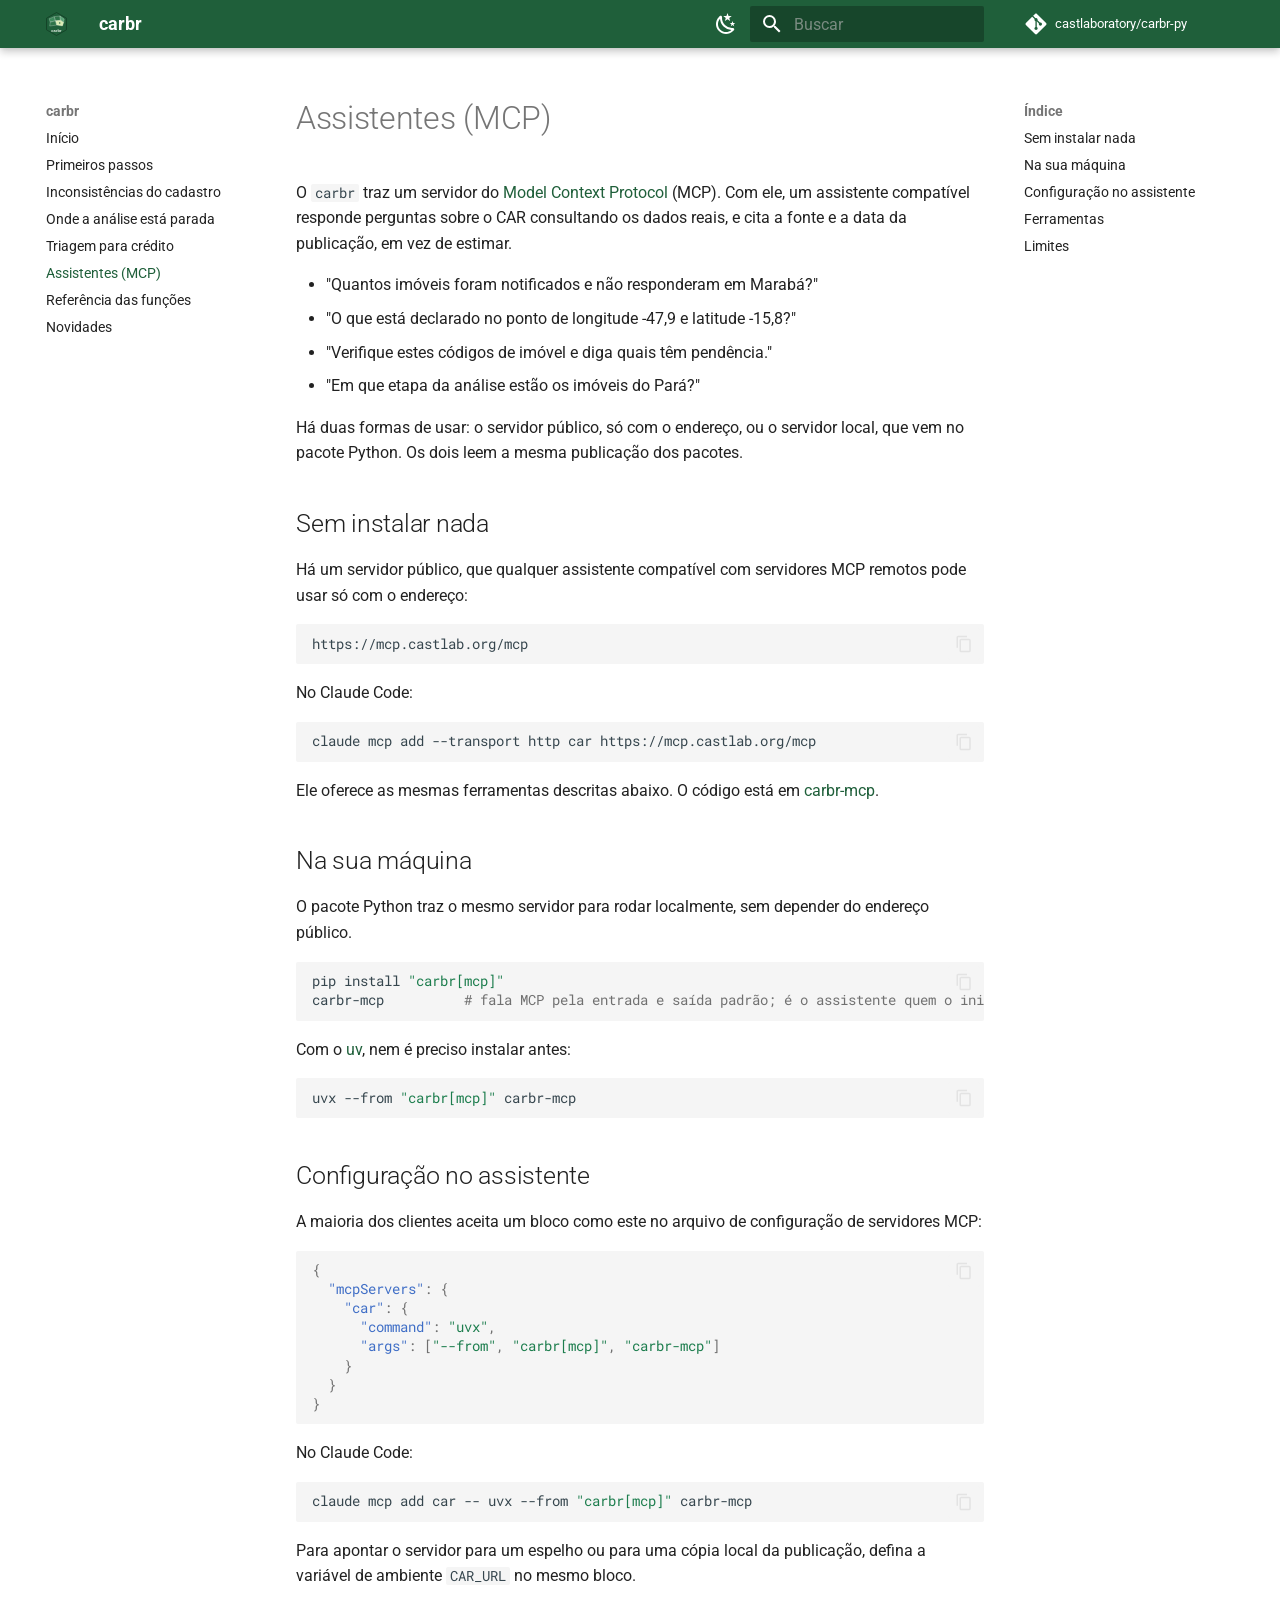
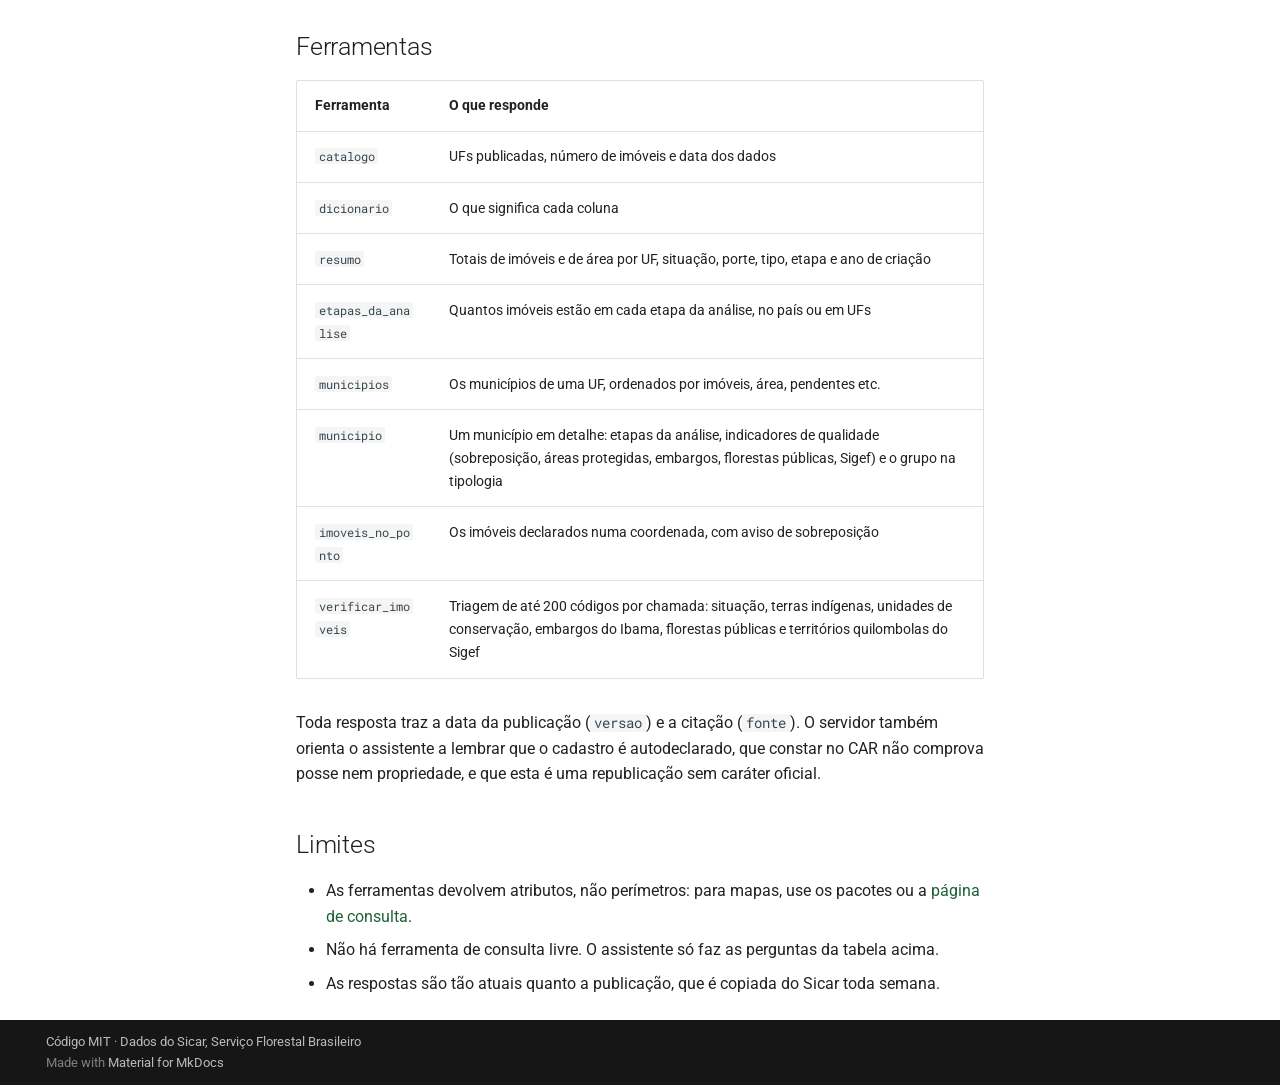
<file: assistentes/index.html>
<!doctype html>
<html lang="pt" class="no-js">
  <head>
    
      <meta charset="utf-8">
      <meta name="viewport" content="width=device-width,initial-scale=1">
      
        <meta name="description" content="O Cadastro Ambiental Rural (CAR) no Python, sem baixar a base inteira">
      
      
      
        <link rel="canonical" href="https://castlaboratory.github.io/carbr-py/assistentes/">
      
      
        <link rel="prev" href="../triagem/">
      
      
        <link rel="next" href="../api/">
      
      
        
      
      
      <link rel="icon" href="../assets/logo.svg">
      <meta name="generator" content="mkdocs-1.6.1, mkdocs-material-9.8.2">
    
    
      
        <title>Assistentes (MCP) - carbr</title>
      
    
    
      <link rel="stylesheet" href="../assets/stylesheets/main.57a0d79d.min.css">
      
        
        <link rel="stylesheet" href="../assets/stylesheets/palette.fb2fffe2.min.css">
      
      


    
    
      
    
    
      
        
        
        <link rel="preconnect" href="https://fonts.gstatic.com" crossorigin>
        <link rel="stylesheet" href="https://fonts.googleapis.com/css?family=Roboto:300,300i,400,400i,700,700i%7CRoboto+Mono:400,400i,700,700i&display=fallback">
        <style>:root{--md-text-font:"Roboto";--md-code-font:"Roboto Mono"}</style>
      
    
    
      <link rel="stylesheet" href="../assets/_mkdocstrings.css">
    
      <link rel="stylesheet" href="../assets/extra.css">
    
    <script>__md_scope=new URL("..",location),__md_hash=e=>[...e].reduce(((e,_)=>(e<<5)-e+_.charCodeAt(0)),0),__md_get=(e,_=localStorage,t=__md_scope)=>JSON.parse(_.getItem(t.pathname+"."+e)),__md_set=(e,_,t=localStorage,a=__md_scope)=>{try{t.setItem(a.pathname+"."+e,JSON.stringify(_))}catch(e){}}</script>
    
      

    
    
  </head>
  
  
    
    
      
    
    
    
    
    <body dir="ltr" data-md-color-scheme="default" data-md-color-primary="custom" data-md-color-accent="custom">
  
    
    <input class="md-toggle" data-md-toggle="drawer" type="checkbox" id="__drawer" autocomplete="off">
    <input class="md-toggle" data-md-toggle="search" type="checkbox" id="__search" autocomplete="off">
    <label class="md-overlay" for="__drawer"></label>
    <div data-md-component="skip">
      
        
        <a href="#assistentes-mcp" class="md-skip">
          Pular para conteúdo
        </a>
      
    </div>
    <div data-md-component="announce">
      
    </div>
    
    
      

  

<header class="md-header md-header--shadow" data-md-component="header">
  <nav class="md-header__inner md-grid" aria-label="Cabeçalho">
    <a href=".." title="carbr" class="md-header__button md-logo" aria-label="carbr" data-md-component="logo">
      
  <img src="../assets/logo.svg" alt="logo">

    </a>
    <label class="md-header__button md-icon" for="__drawer">
      
      <svg xmlns="http://www.w3.org/2000/svg" viewBox="0 0 24 24"><path d="M3 6h18v2H3zm0 5h18v2H3zm0 5h18v2H3z"/></svg>
    </label>
    <div class="md-header__title" data-md-component="header-title">
      <div class="md-header__ellipsis">
        <div class="md-header__topic">
          <span class="md-ellipsis">
            carbr
          </span>
        </div>
        <div class="md-header__topic" data-md-component="header-topic">
          <span class="md-ellipsis">
            
              Assistentes (MCP)
            
          </span>
        </div>
      </div>
    </div>
    
      
        <form class="md-header__option" data-md-component="palette">
  
    
    
    
    <input class="md-option" data-md-color-media="" data-md-color-scheme="default" data-md-color-primary="custom" data-md-color-accent="custom"  aria-label="Modo escuro"  type="radio" name="__palette" id="__palette_0">
    
      <label class="md-header__button md-icon" title="Modo escuro" for="__palette_1" hidden>
        <svg xmlns="http://www.w3.org/2000/svg" viewBox="0 0 24 24"><path d="m17.75 4.09-2.53 1.94.91 3.06-2.63-1.81-2.63 1.81.91-3.06-2.53-1.94L12.44 4l1.06-3 1.06 3zm3.5 6.91-1.64 1.25.59 1.98-1.7-1.17-1.7 1.17.59-1.98L15.75 11l2.06-.05L18.5 9l.69 1.95zm-2.28 4.95c.83-.08 1.72 1.1 1.19 1.85-.32.45-.66.87-1.08 1.27C15.17 23 8.84 23 4.94 19.07c-3.91-3.9-3.91-10.24 0-14.14.4-.4.82-.76 1.27-1.08.75-.53 1.93.36 1.85 1.19-.27 2.86.69 5.83 2.89 8.02a9.96 9.96 0 0 0 8.02 2.89m-1.64 2.02a12.08 12.08 0 0 1-7.8-3.47c-2.17-2.19-3.33-5-3.49-7.82-2.81 3.14-2.7 7.96.31 10.98 3.02 3.01 7.84 3.12 10.98.31"/></svg>
      </label>
    
  
    
    
    
    <input class="md-option" data-md-color-media="" data-md-color-scheme="slate" data-md-color-primary="custom" data-md-color-accent="custom"  aria-label="Modo claro"  type="radio" name="__palette" id="__palette_1">
    
      <label class="md-header__button md-icon" title="Modo claro" for="__palette_0" hidden>
        <svg xmlns="http://www.w3.org/2000/svg" viewBox="0 0 24 24"><path d="M12 7a5 5 0 0 1 5 5 5 5 0 0 1-5 5 5 5 0 0 1-5-5 5 5 0 0 1 5-5m0 2a3 3 0 0 0-3 3 3 3 0 0 0 3 3 3 3 0 0 0 3-3 3 3 0 0 0-3-3m0-7 2.39 3.42C13.65 5.15 12.84 5 12 5s-1.65.15-2.39.42zM3.34 7l4.16-.35A7.2 7.2 0 0 0 5.94 8.5c-.44.74-.69 1.5-.83 2.29zm.02 10 1.76-3.77a7.131 7.131 0 0 0 2.38 4.14zM20.65 7l-1.77 3.79a7.02 7.02 0 0 0-2.38-4.15zm-.01 10-4.14.36c.59-.51 1.12-1.14 1.54-1.86.42-.73.69-1.5.83-2.29zM12 22l-2.41-3.44c.74.27 1.55.44 2.41.44.82 0 1.63-.17 2.37-.44z"/></svg>
      </label>
    
  
</form>
      
    
    
      <script>var palette=__md_get("__palette");if(palette&&palette.color){if("(prefers-color-scheme)"===palette.color.media){var media=matchMedia("(prefers-color-scheme: light)"),input=document.querySelector(media.matches?"[data-md-color-media='(prefers-color-scheme: light)']":"[data-md-color-media='(prefers-color-scheme: dark)']");palette.color.media=input.getAttribute("data-md-color-media"),palette.color.scheme=input.getAttribute("data-md-color-scheme"),palette.color.primary=input.getAttribute("data-md-color-primary"),palette.color.accent=input.getAttribute("data-md-color-accent")}for(var[key,value]of Object.entries(palette.color))document.body.setAttribute("data-md-color-"+key,value)}</script>
    
    
    
      
      
        <label class="md-header__button md-icon" for="__search">
          
          <svg xmlns="http://www.w3.org/2000/svg" viewBox="0 0 24 24"><path d="M9.5 3A6.5 6.5 0 0 1 16 9.5c0 1.61-.59 3.09-1.56 4.23l.27.27h.79l5 5-1.5 1.5-5-5v-.79l-.27-.27A6.52 6.52 0 0 1 9.5 16 6.5 6.5 0 0 1 3 9.5 6.5 6.5 0 0 1 9.5 3m0 2C7 5 5 7 5 9.5S7 14 9.5 14 14 12 14 9.5 12 5 9.5 5"/></svg>
        </label>
        <div class="md-search" data-md-component="search" role="dialog">
  <label class="md-search__overlay" for="__search"></label>
  <div class="md-search__inner" role="search">
    <form class="md-search__form" name="search">
      <input type="text" class="md-search__input" name="query" aria-label="Buscar" placeholder="Buscar" autocapitalize="off" autocorrect="off" autocomplete="off" spellcheck="false" data-md-component="search-query" required>
      <label class="md-search__icon md-icon" for="__search">
        
        <svg xmlns="http://www.w3.org/2000/svg" viewBox="0 0 24 24"><path d="M9.5 3A6.5 6.5 0 0 1 16 9.5c0 1.61-.59 3.09-1.56 4.23l.27.27h.79l5 5-1.5 1.5-5-5v-.79l-.27-.27A6.52 6.52 0 0 1 9.5 16 6.5 6.5 0 0 1 3 9.5 6.5 6.5 0 0 1 9.5 3m0 2C7 5 5 7 5 9.5S7 14 9.5 14 14 12 14 9.5 12 5 9.5 5"/></svg>
        
        <svg xmlns="http://www.w3.org/2000/svg" viewBox="0 0 24 24"><path d="M20 11v2H8l5.5 5.5-1.42 1.42L4.16 12l7.92-7.92L13.5 5.5 8 11z"/></svg>
      </label>
      <nav class="md-search__options" aria-label="Pesquisar">
        
        <button type="reset" class="md-search__icon md-icon" title="Limpar" aria-label="Limpar" tabindex="-1">
          
          <svg xmlns="http://www.w3.org/2000/svg" viewBox="0 0 24 24"><path d="M19 6.41 17.59 5 12 10.59 6.41 5 5 6.41 10.59 12 5 17.59 6.41 19 12 13.41 17.59 19 19 17.59 13.41 12z"/></svg>
        </button>
      </nav>
      
    </form>
    <div class="md-search__output">
      <div class="md-search__scrollwrap" tabindex="0" data-md-scrollfix>
        <div class="md-search-result" data-md-component="search-result">
          <div class="md-search-result__meta">
            Inicializando busca
          </div>
          <ol class="md-search-result__list" role="presentation"></ol>
        </div>
      </div>
    </div>
  </div>
</div>
      
    
    
      <div class="md-header__source">
        <a href="https://github.com/castlaboratory/carbr-py" title="Ir para repositório" class="md-source" data-md-component="source">
  <div class="md-source__icon md-icon">
    
    <svg xmlns="http://www.w3.org/2000/svg" viewBox="0 0 448 512"><!--! Font Awesome Free 7.1.0 by @fontawesome - https://fontawesome.com License - https://fontawesome.com/license/free (Icons: CC BY 4.0, Fonts: SIL OFL 1.1, Code: MIT License) Copyright 2025 Fonticons, Inc.--><path d="M439.6 236.1 244 40.5c-5.4-5.5-12.8-8.5-20.4-8.5s-15 3-20.4 8.4L162.5 81l51.5 51.5c27.1-9.1 52.7 16.8 43.4 43.7l49.7 49.7c34.2-11.8 61.2 31 35.5 56.7-26.5 26.5-70.2-2.9-56-37.3L240.3 199v121.9c25.3 12.5 22.3 41.8 9.1 55-6.4 6.4-15.2 10.1-24.3 10.1s-17.8-3.6-24.3-10.1c-17.6-17.6-11.1-46.9 11.2-56v-123c-20.8-8.5-24.6-30.7-18.6-45L142.6 101 8.5 235.1C3 240.6 0 247.9 0 255.5s3 15 8.5 20.4l195.6 195.7c5.4 5.4 12.7 8.4 20.4 8.4s15-3 20.4-8.4l194.7-194.7c5.4-5.4 8.4-12.8 8.4-20.4s-3-15-8.4-20.4"/></svg>
  </div>
  <div class="md-source__repository">
    castlaboratory/carbr-py
  </div>
</a>
      </div>
    
  </nav>
  
</header>
    
    <div class="md-container" data-md-component="container">
      
      
        
          
        
      
      <main class="md-main" data-md-component="main">
        <div class="md-main__inner md-grid">
          
            
              
              <div class="md-sidebar md-sidebar--primary" data-md-component="sidebar" data-md-type="navigation" >
                <div class="md-sidebar__scrollwrap">
                  <div class="md-sidebar__inner">
                    



<nav class="md-nav md-nav--primary" aria-label="Navegação" data-md-level="0">
  <label class="md-nav__title" for="__drawer">
    <a href=".." title="carbr" class="md-nav__button md-logo" aria-label="carbr" data-md-component="logo">
      
  <img src="../assets/logo.svg" alt="logo">

    </a>
    carbr
  </label>
  
    <div class="md-nav__source">
      <a href="https://github.com/castlaboratory/carbr-py" title="Ir para repositório" class="md-source" data-md-component="source">
  <div class="md-source__icon md-icon">
    
    <svg xmlns="http://www.w3.org/2000/svg" viewBox="0 0 448 512"><!--! Font Awesome Free 7.1.0 by @fontawesome - https://fontawesome.com License - https://fontawesome.com/license/free (Icons: CC BY 4.0, Fonts: SIL OFL 1.1, Code: MIT License) Copyright 2025 Fonticons, Inc.--><path d="M439.6 236.1 244 40.5c-5.4-5.5-12.8-8.5-20.4-8.5s-15 3-20.4 8.4L162.5 81l51.5 51.5c27.1-9.1 52.7 16.8 43.4 43.7l49.7 49.7c34.2-11.8 61.2 31 35.5 56.7-26.5 26.5-70.2-2.9-56-37.3L240.3 199v121.9c25.3 12.5 22.3 41.8 9.1 55-6.4 6.4-15.2 10.1-24.3 10.1s-17.8-3.6-24.3-10.1c-17.6-17.6-11.1-46.9 11.2-56v-123c-20.8-8.5-24.6-30.7-18.6-45L142.6 101 8.5 235.1C3 240.6 0 247.9 0 255.5s3 15 8.5 20.4l195.6 195.7c5.4 5.4 12.7 8.4 20.4 8.4s15-3 20.4-8.4l194.7-194.7c5.4-5.4 8.4-12.8 8.4-20.4s-3-15-8.4-20.4"/></svg>
  </div>
  <div class="md-source__repository">
    castlaboratory/carbr-py
  </div>
</a>
    </div>
  
  <ul class="md-nav__list" data-md-scrollfix>
    
      
      
  
  
  
  
    <li class="md-nav__item">
      <a href=".." class="md-nav__link">
        
  
  
  <span class="md-ellipsis">
    
  
    Início
  

    
  </span>
  
  

      </a>
    </li>
  

    
      
      
  
  
  
  
    <li class="md-nav__item">
      <a href="../primeiros-passos/" class="md-nav__link">
        
  
  
  <span class="md-ellipsis">
    
  
    Primeiros passos
  

    
  </span>
  
  

      </a>
    </li>
  

    
      
      
  
  
  
  
    <li class="md-nav__item">
      <a href="../inconsistencias/" class="md-nav__link">
        
  
  
  <span class="md-ellipsis">
    
  
    Inconsistências do cadastro
  

    
  </span>
  
  

      </a>
    </li>
  

    
      
      
  
  
  
  
    <li class="md-nav__item">
      <a href="../fila-da-analise/" class="md-nav__link">
        
  
  
  <span class="md-ellipsis">
    
  
    Onde a análise está parada
  

    
  </span>
  
  

      </a>
    </li>
  

    
      
      
  
  
  
  
    <li class="md-nav__item">
      <a href="../triagem/" class="md-nav__link">
        
  
  
  <span class="md-ellipsis">
    
  
    Triagem para crédito
  

    
  </span>
  
  

      </a>
    </li>
  

    
      
      
  
  
    
  
  
  
    <li class="md-nav__item md-nav__item--active">
      
      <input class="md-nav__toggle md-toggle" type="checkbox" id="__toc">
      
      
        
      
      
        <label class="md-nav__link md-nav__link--active" for="__toc">
          
  
  
  <span class="md-ellipsis">
    
  
    Assistentes (MCP)
  

    
  </span>
  
  

          <span class="md-nav__icon md-icon"></span>
        </label>
      
      <a href="./" class="md-nav__link md-nav__link--active">
        
  
  
  <span class="md-ellipsis">
    
  
    Assistentes (MCP)
  

    
  </span>
  
  

      </a>
      
        

<nav class="md-nav md-nav--secondary" aria-label="Índice">
  
  
  
    
  
  
    <label class="md-nav__title" for="__toc">
      <span class="md-nav__icon md-icon"></span>
      Índice
    </label>
    <ul class="md-nav__list" data-md-component="toc" data-md-scrollfix>
      
        <li class="md-nav__item">
  <a href="#sem-instalar-nada" class="md-nav__link">
    <span class="md-ellipsis">
      
        Sem instalar nada
      
    </span>
  </a>
  
</li>
      
        <li class="md-nav__item">
  <a href="#na-sua-maquina" class="md-nav__link">
    <span class="md-ellipsis">
      
        Na sua máquina
      
    </span>
  </a>
  
</li>
      
        <li class="md-nav__item">
  <a href="#configuracao-no-assistente" class="md-nav__link">
    <span class="md-ellipsis">
      
        Configuração no assistente
      
    </span>
  </a>
  
</li>
      
        <li class="md-nav__item">
  <a href="#ferramentas" class="md-nav__link">
    <span class="md-ellipsis">
      
        Ferramentas
      
    </span>
  </a>
  
</li>
      
        <li class="md-nav__item">
  <a href="#limites" class="md-nav__link">
    <span class="md-ellipsis">
      
        Limites
      
    </span>
  </a>
  
</li>
      
    </ul>
  
</nav>
      
    </li>
  

    
      
      
  
  
  
  
    <li class="md-nav__item">
      <a href="../api/" class="md-nav__link">
        
  
  
  <span class="md-ellipsis">
    
  
    Referência das funções
  

    
  </span>
  
  

      </a>
    </li>
  

    
      
      
  
  
  
  
    <li class="md-nav__item">
      <a href="../news/" class="md-nav__link">
        
  
  
  <span class="md-ellipsis">
    
  
    Novidades
  

    
  </span>
  
  

      </a>
    </li>
  

    
  </ul>
</nav>
                  </div>
                </div>
              </div>
            
            
              
              <div class="md-sidebar md-sidebar--secondary" data-md-component="sidebar" data-md-type="toc" >
                <div class="md-sidebar__scrollwrap">
                  <div class="md-sidebar__inner">
                    

<nav class="md-nav md-nav--secondary" aria-label="Índice">
  
  
  
    
  
  
    <label class="md-nav__title" for="__toc">
      <span class="md-nav__icon md-icon"></span>
      Índice
    </label>
    <ul class="md-nav__list" data-md-component="toc" data-md-scrollfix>
      
        <li class="md-nav__item">
  <a href="#sem-instalar-nada" class="md-nav__link">
    <span class="md-ellipsis">
      
        Sem instalar nada
      
    </span>
  </a>
  
</li>
      
        <li class="md-nav__item">
  <a href="#na-sua-maquina" class="md-nav__link">
    <span class="md-ellipsis">
      
        Na sua máquina
      
    </span>
  </a>
  
</li>
      
        <li class="md-nav__item">
  <a href="#configuracao-no-assistente" class="md-nav__link">
    <span class="md-ellipsis">
      
        Configuração no assistente
      
    </span>
  </a>
  
</li>
      
        <li class="md-nav__item">
  <a href="#ferramentas" class="md-nav__link">
    <span class="md-ellipsis">
      
        Ferramentas
      
    </span>
  </a>
  
</li>
      
        <li class="md-nav__item">
  <a href="#limites" class="md-nav__link">
    <span class="md-ellipsis">
      
        Limites
      
    </span>
  </a>
  
</li>
      
    </ul>
  
</nav>
                  </div>
                </div>
              </div>
            
          
          
            <div class="md-content" data-md-component="content">
              
              <article class="md-content__inner md-typeset">
                
                  


  
  


<h1 id="assistentes-mcp">Assistentes (MCP)<a class="headerlink" href="#assistentes-mcp" title="Permanent link">&para;</a></h1>
<p>O <code>carbr</code> traz um servidor do <a href="https://modelcontextprotocol.io">Model Context Protocol</a> (MCP). Com
ele, um assistente compatível responde perguntas sobre o CAR consultando os dados reais, e cita a
fonte e a data da publicação, em vez de estimar.</p>
<ul>
<li>"Quantos imóveis foram notificados e não responderam em Marabá?"</li>
<li>"O que está declarado no ponto de longitude -47,9 e latitude -15,8?"</li>
<li>"Verifique estes códigos de imóvel e diga quais têm pendência."</li>
<li>"Em que etapa da análise estão os imóveis do Pará?"</li>
</ul>
<p>Há duas formas de usar: o servidor público, só com o endereço, ou o servidor local, que vem no
pacote Python. Os dois leem a mesma publicação dos pacotes.</p>
<h2 id="sem-instalar-nada">Sem instalar nada<a class="headerlink" href="#sem-instalar-nada" title="Permanent link">&para;</a></h2>
<p>Há um servidor público, que qualquer assistente compatível com servidores MCP remotos pode usar só com
o endereço:</p>
<div class="highlight"><pre><span></span><code>https://mcp.castlab.org/mcp
</code></pre></div>
<p>No Claude Code:</p>
<div class="highlight"><pre><span></span><code>claude<span class="w"> </span>mcp<span class="w"> </span>add<span class="w"> </span>--transport<span class="w"> </span>http<span class="w"> </span>car<span class="w"> </span>https://mcp.castlab.org/mcp
</code></pre></div>
<p>Ele oferece as mesmas ferramentas descritas abaixo. O código está em
<a href="https://github.com/castlaboratory/carbr-mcp">carbr-mcp</a>.</p>
<h2 id="na-sua-maquina">Na sua máquina<a class="headerlink" href="#na-sua-maquina" title="Permanent link">&para;</a></h2>
<p>O pacote Python traz o mesmo servidor para rodar localmente, sem depender do endereço público.</p>
<div class="highlight"><pre><span></span><code>pip<span class="w"> </span>install<span class="w"> </span><span class="s2">"carbr[mcp]"</span>
carbr-mcp<span class="w">          </span><span class="c1"># fala MCP pela entrada e saída padrão; é o assistente quem o inicia</span>
</code></pre></div>
<p>Com o <a href="https://docs.astral.sh/uv/">uv</a>, nem é preciso instalar antes:</p>
<div class="highlight"><pre><span></span><code>uvx<span class="w"> </span>--from<span class="w"> </span><span class="s2">"carbr[mcp]"</span><span class="w"> </span>carbr-mcp
</code></pre></div>
<h2 id="configuracao-no-assistente">Configuração no assistente<a class="headerlink" href="#configuracao-no-assistente" title="Permanent link">&para;</a></h2>
<p>A maioria dos clientes aceita um bloco como este no arquivo de configuração de servidores MCP:</p>
<div class="highlight"><pre><span></span><code><span class="p">{</span>
<span class="w">  </span><span class="nt">"mcpServers"</span><span class="p">:</span><span class="w"> </span><span class="p">{</span>
<span class="w">    </span><span class="nt">"car"</span><span class="p">:</span><span class="w"> </span><span class="p">{</span>
<span class="w">      </span><span class="nt">"command"</span><span class="p">:</span><span class="w"> </span><span class="s2">"uvx"</span><span class="p">,</span>
<span class="w">      </span><span class="nt">"args"</span><span class="p">:</span><span class="w"> </span><span class="p">[</span><span class="s2">"--from"</span><span class="p">,</span><span class="w"> </span><span class="s2">"carbr[mcp]"</span><span class="p">,</span><span class="w"> </span><span class="s2">"carbr-mcp"</span><span class="p">]</span>
<span class="w">    </span><span class="p">}</span>
<span class="w">  </span><span class="p">}</span>
<span class="p">}</span>
</code></pre></div>
<p>No Claude Code:</p>
<div class="highlight"><pre><span></span><code>claude<span class="w"> </span>mcp<span class="w"> </span>add<span class="w"> </span>car<span class="w"> </span>--<span class="w"> </span>uvx<span class="w"> </span>--from<span class="w"> </span><span class="s2">"carbr[mcp]"</span><span class="w"> </span>carbr-mcp
</code></pre></div>
<p>Para apontar o servidor para um espelho ou para uma cópia local da publicação, defina a variável
de ambiente <code>CAR_URL</code> no mesmo bloco.</p>
<h2 id="ferramentas">Ferramentas<a class="headerlink" href="#ferramentas" title="Permanent link">&para;</a></h2>
<table>
<thead>
<tr>
<th>Ferramenta</th>
<th>O que responde</th>
</tr>
</thead>
<tbody>
<tr>
<td><code>catalogo</code></td>
<td>UFs publicadas, número de imóveis e data dos dados</td>
</tr>
<tr>
<td><code>dicionario</code></td>
<td>O que significa cada coluna</td>
</tr>
<tr>
<td><code>resumo</code></td>
<td>Totais de imóveis e de área por UF, situação, porte, tipo, etapa e ano de criação</td>
</tr>
<tr>
<td><code>etapas_da_analise</code></td>
<td>Quantos imóveis estão em cada etapa da análise, no país ou em UFs</td>
</tr>
<tr>
<td><code>municipios</code></td>
<td>Os municípios de uma UF, ordenados por imóveis, área, pendentes etc.</td>
</tr>
<tr>
<td><code>municipio</code></td>
<td>Um município em detalhe: etapas da análise, indicadores de qualidade (sobreposição, áreas protegidas, embargos, florestas públicas, Sigef) e o grupo na tipologia</td>
</tr>
<tr>
<td><code>imoveis_no_ponto</code></td>
<td>Os imóveis declarados numa coordenada, com aviso de sobreposição</td>
</tr>
<tr>
<td><code>verificar_imoveis</code></td>
<td>Triagem de até 200 códigos por chamada: situação, terras indígenas, unidades de conservação, embargos do Ibama, florestas públicas e territórios quilombolas do Sigef</td>
</tr>
</tbody>
</table>
<p>Toda resposta traz a data da publicação (<code>versao</code>) e a citação (<code>fonte</code>). O servidor também
orienta o assistente a lembrar que o cadastro é autodeclarado, que constar no CAR não comprova
posse nem propriedade, e que esta é uma republicação sem caráter oficial.</p>
<h2 id="limites">Limites<a class="headerlink" href="#limites" title="Permanent link">&para;</a></h2>
<ul>
<li>As ferramentas devolvem atributos, não perímetros: para mapas, use os pacotes ou a
  <a href="https://car.castlab.org">página de consulta</a>.</li>
<li>Não há ferramenta de consulta livre. O assistente só faz as perguntas da tabela acima.</li>
<li>As respostas são tão atuais quanto a publicação, que é copiada do Sicar toda semana.</li>
</ul>












                
              </article>
            </div>
          
          
<script>var target=document.getElementById(location.hash.slice(1));target&&target.name&&(target.checked=target.name.startsWith("__tabbed_"))</script>
        </div>
        
      </main>
      
        <footer class="md-footer">
  
  <div class="md-footer-meta md-typeset">
    <div class="md-footer-meta__inner md-grid">
      <div class="md-copyright">
  
    <div class="md-copyright__highlight">
      Código MIT · Dados do Sicar, Serviço Florestal Brasileiro
    </div>
  
  
    Made with
    <a href="https://squidfunk.github.io/mkdocs-material/" target="_blank" rel="noopener">
      Material for MkDocs
    </a>
  
</div>
      
    </div>
  </div>
</footer>
      
    </div>
    <div class="md-dialog" data-md-component="dialog">
      <div class="md-dialog__inner md-typeset"></div>
    </div>
    
    
    
      
      
      <script id="__config" type="application/json">{"annotate": null, "base": "..", "features": ["navigation.sections", "content.code.copy", "search.highlight"], "search": "../assets/javascripts/workers/search.a7633da7.min.js", "tags": null, "translations": {"clipboard.copied": "Copiado para \u00e1rea de transfer\u00eancia", "clipboard.copy": "Copiar para \u00e1rea de transfer\u00eancia", "search.result.more.one": "mais 1 nesta p\u00e1gina", "search.result.more.other": "# mais nesta p\u00e1gina", "search.result.none": "Nenhum documento encontrado", "search.result.one": "1 documento encontrado", "search.result.other": "# documentos encontrados", "search.result.placeholder": "Digite para iniciar a busca", "search.result.term.missing": "Ausente", "select.version": "Selecione a vers\u00e3o"}, "version": null}</script>
    
    
      <script src="../assets/javascripts/bundle.a5f9d56c.min.js"></script>
      
    
  </body>
</html>
</file>
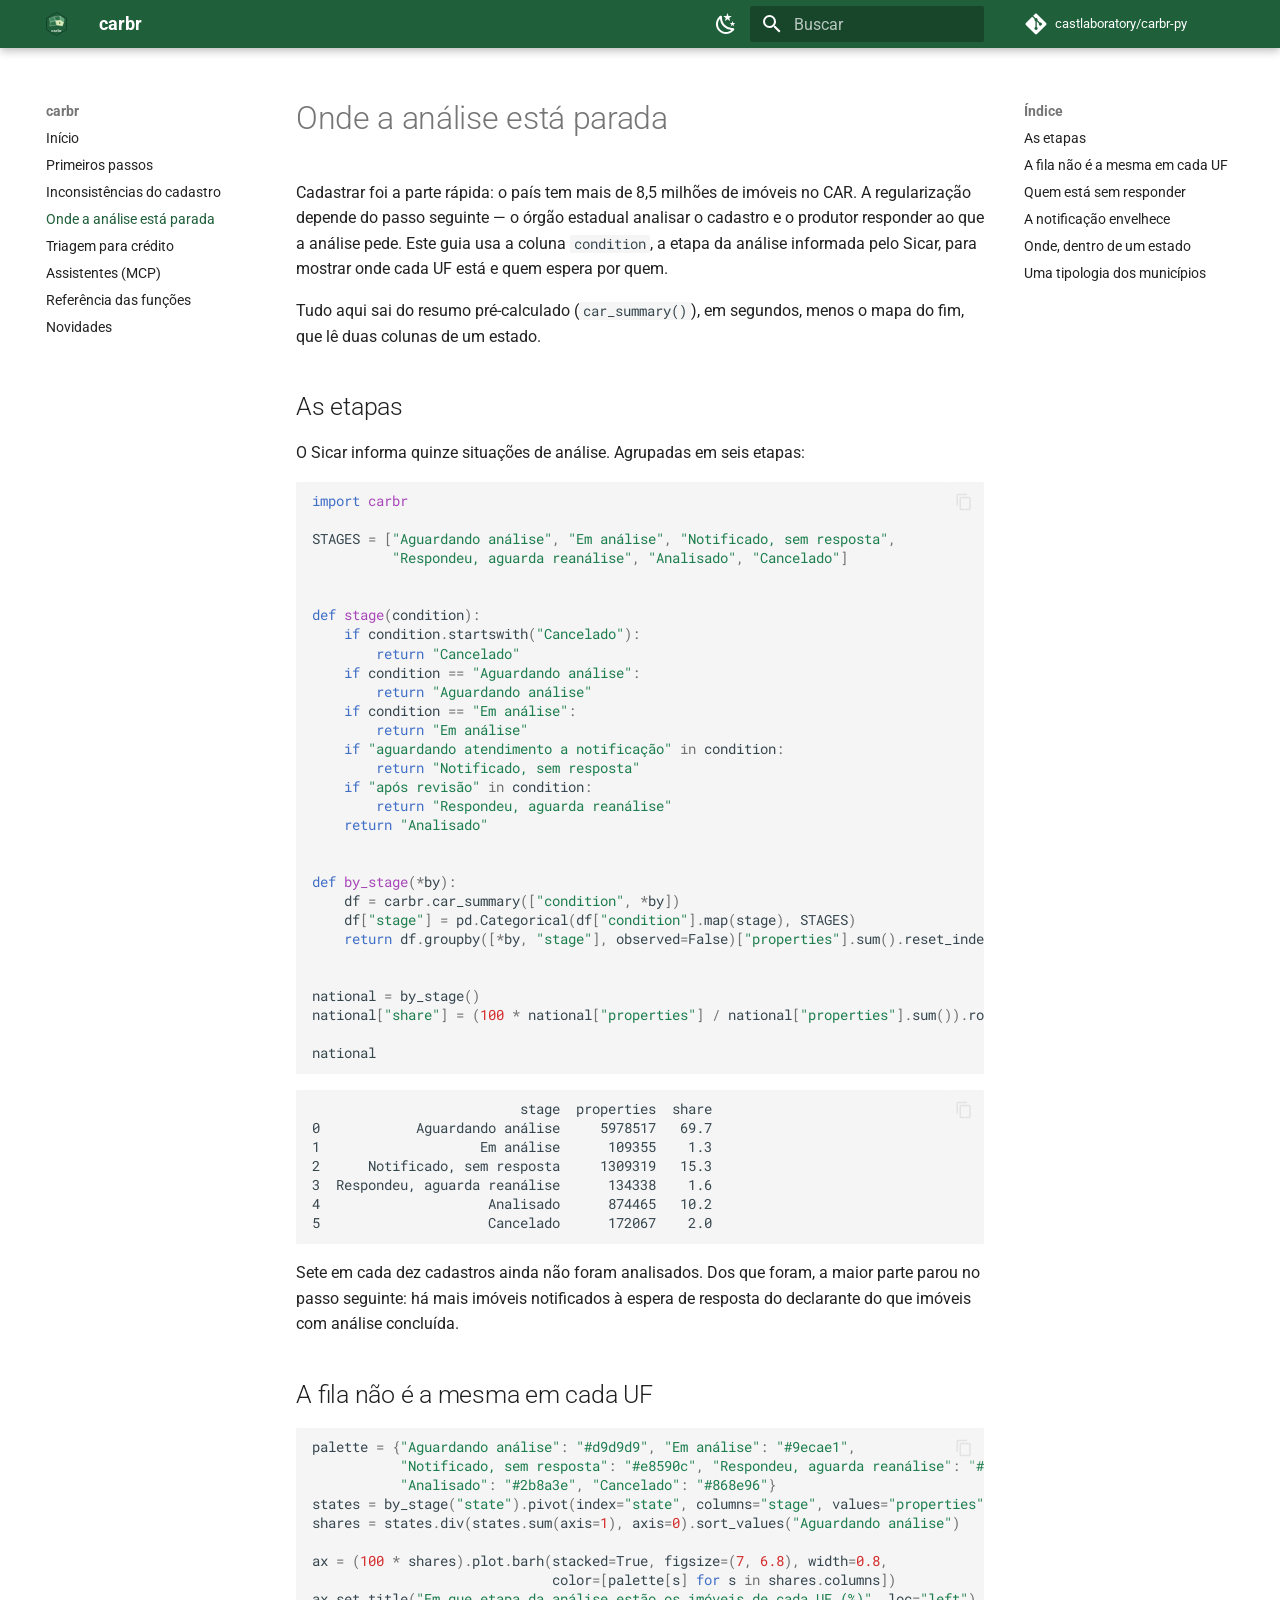
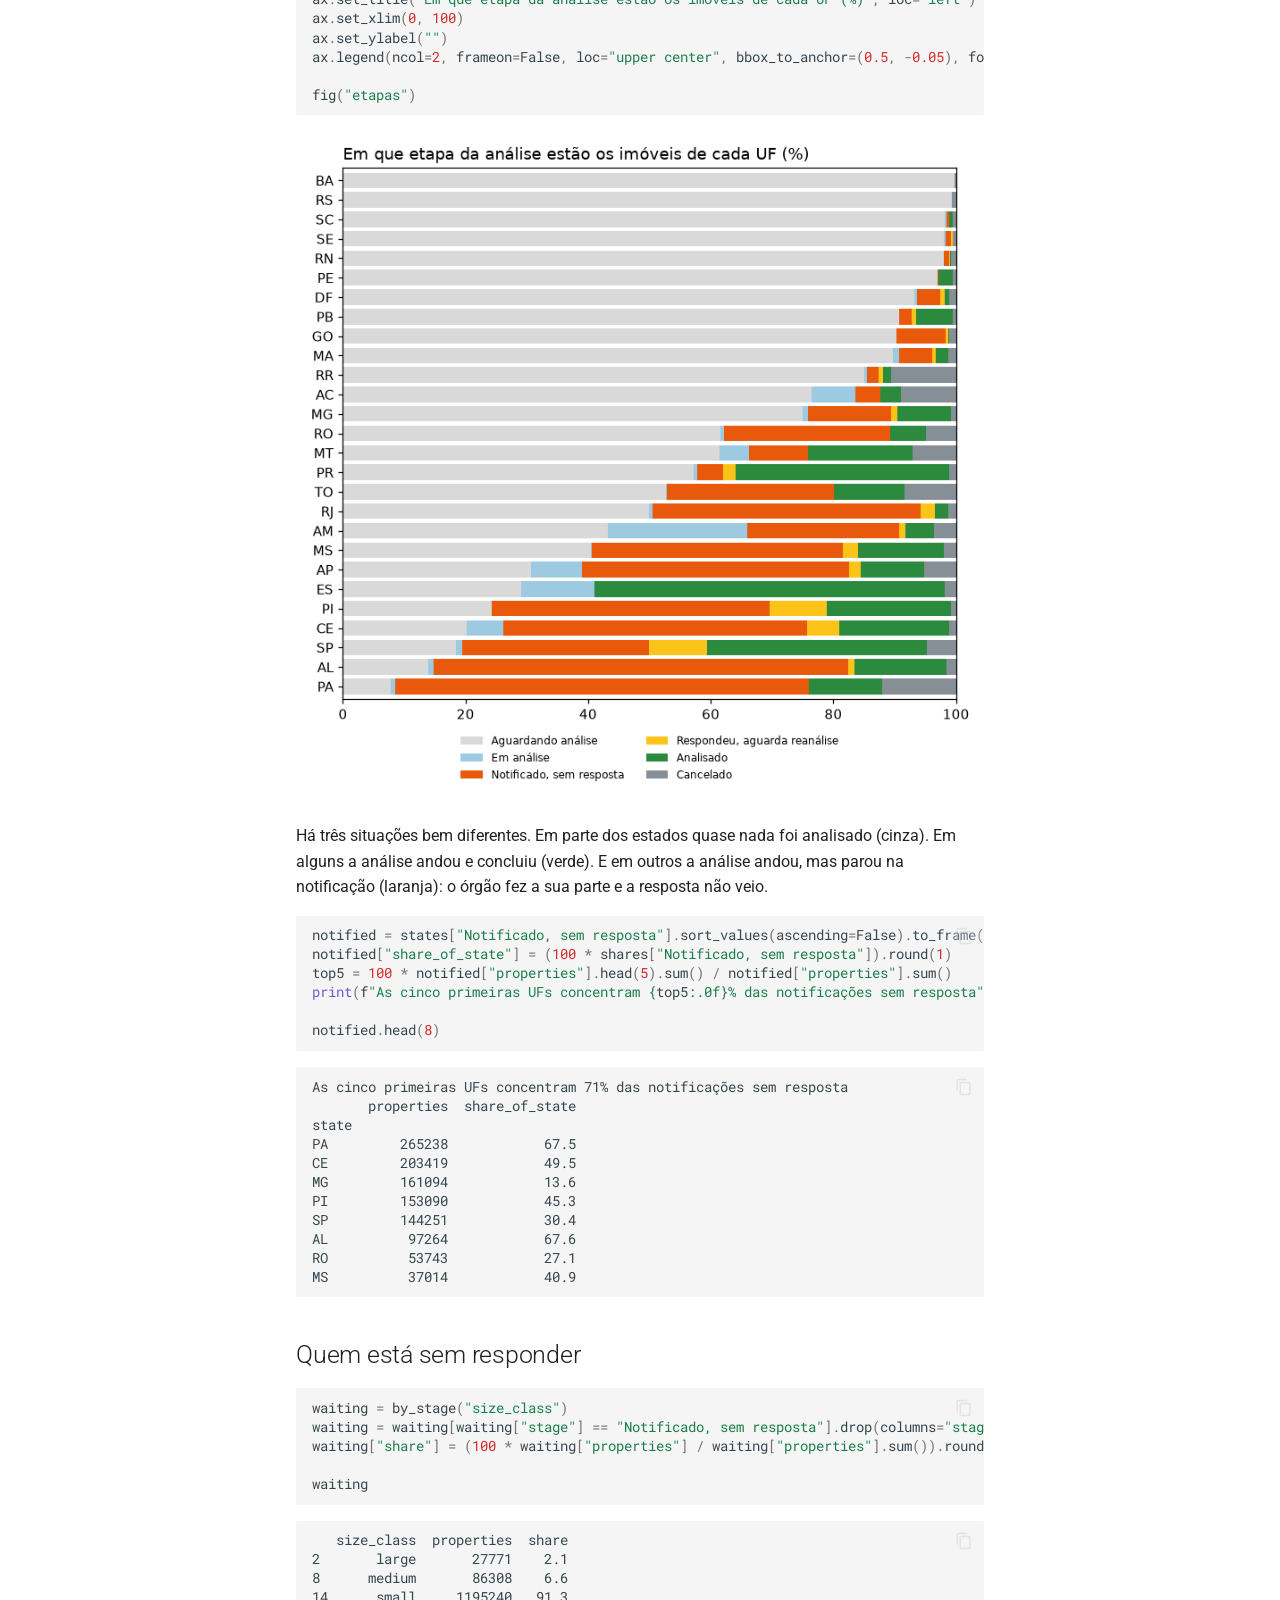
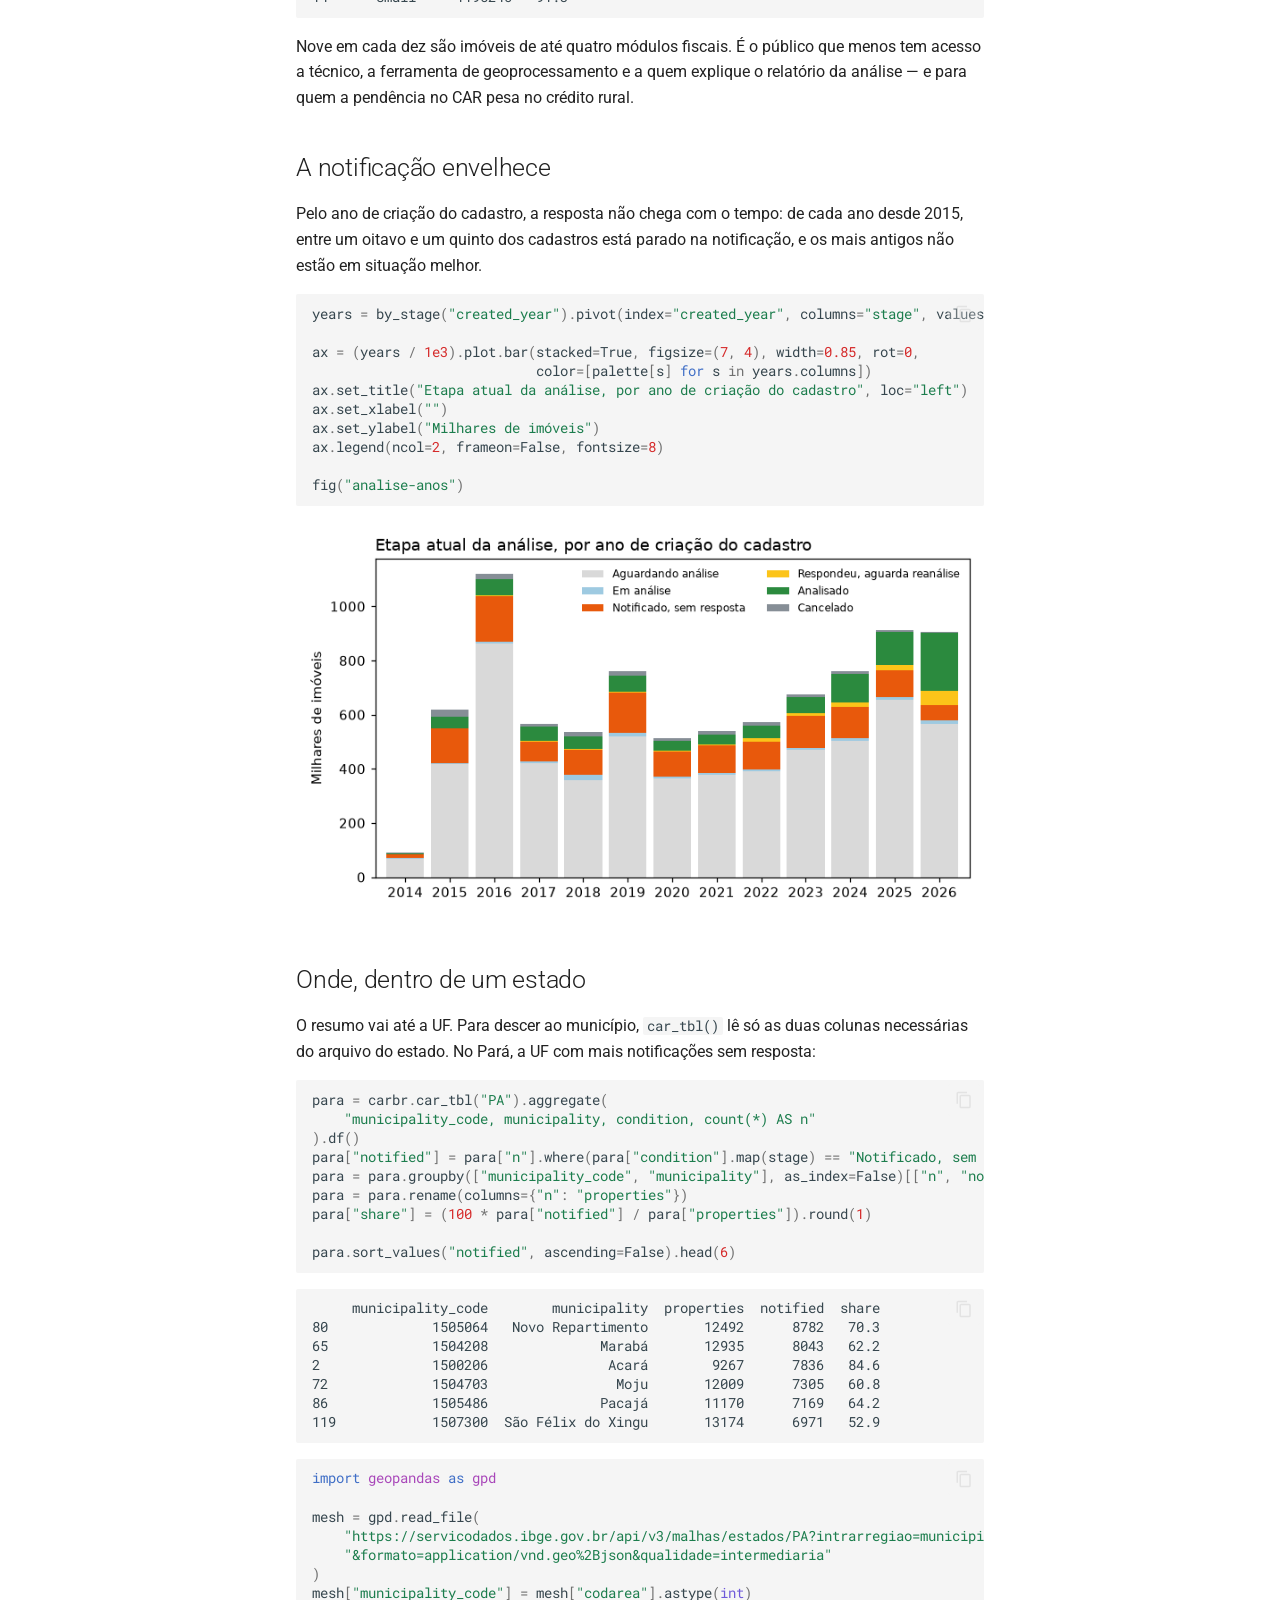
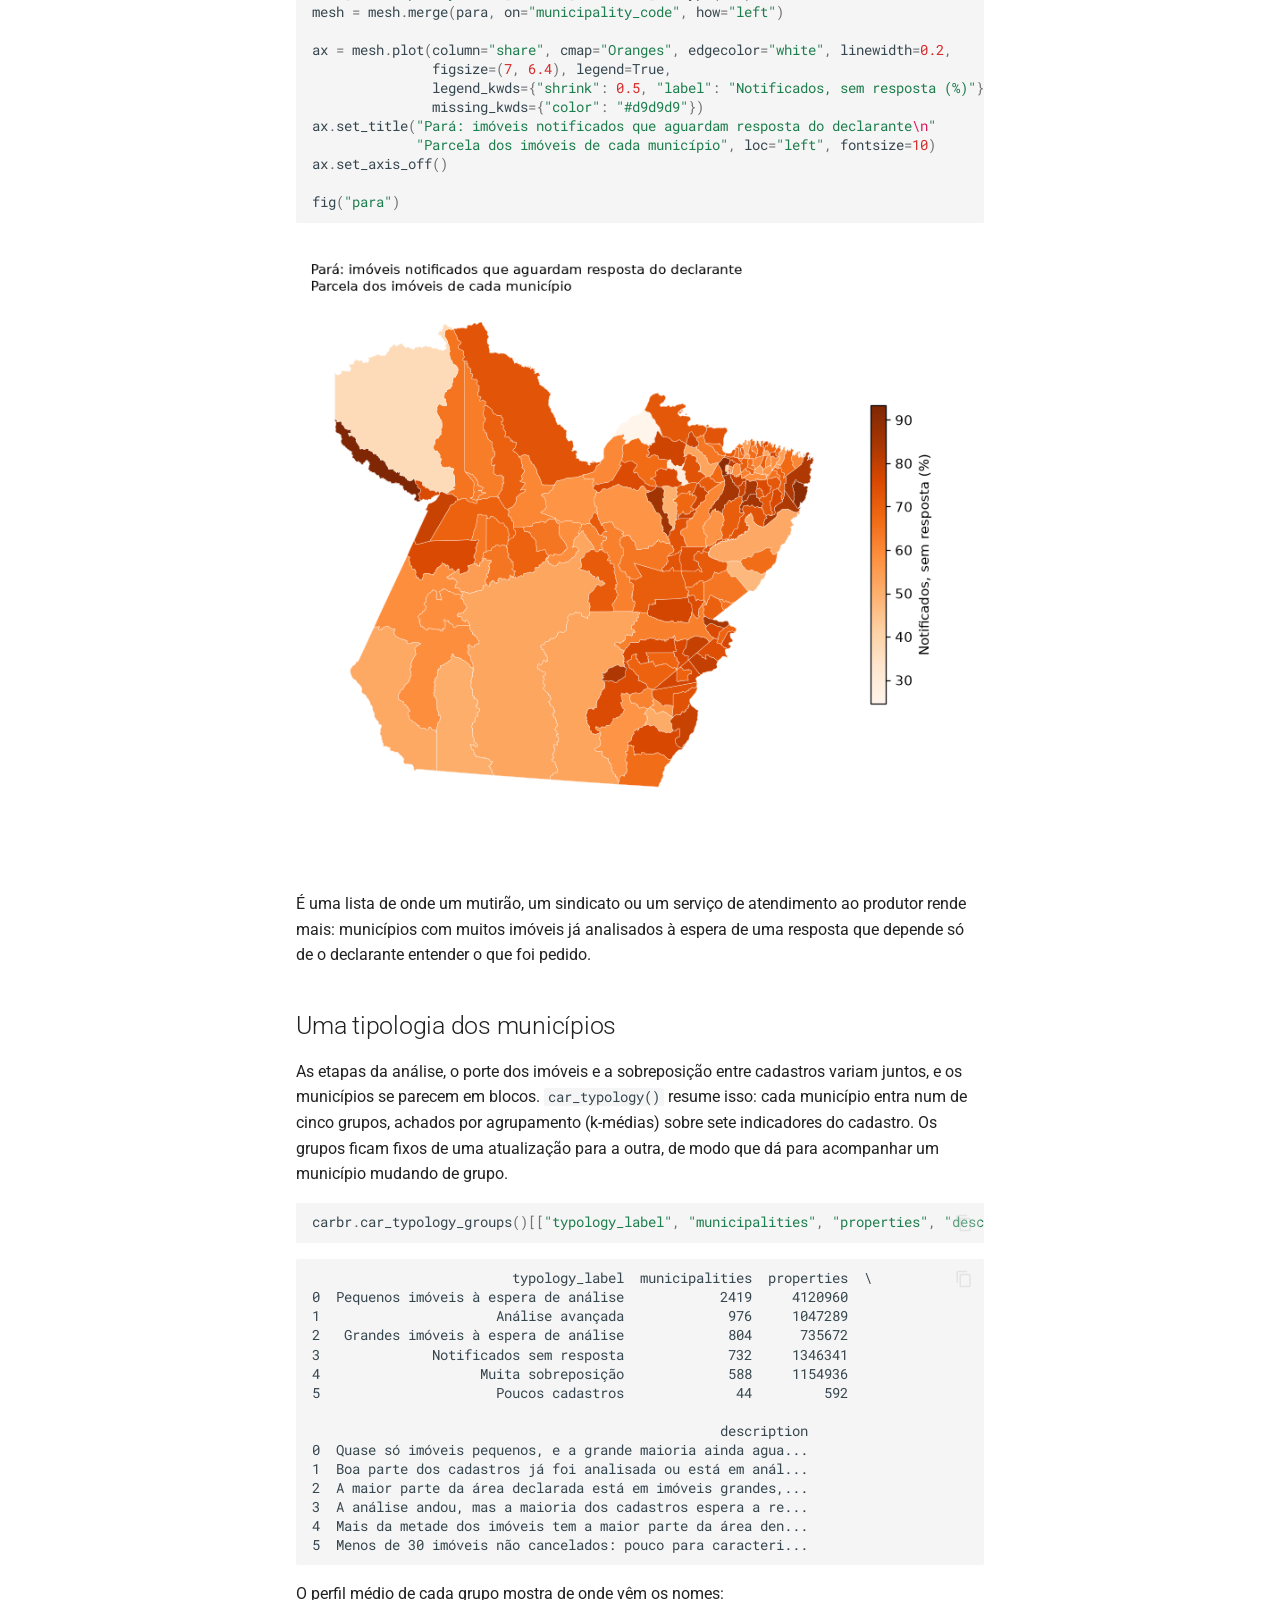
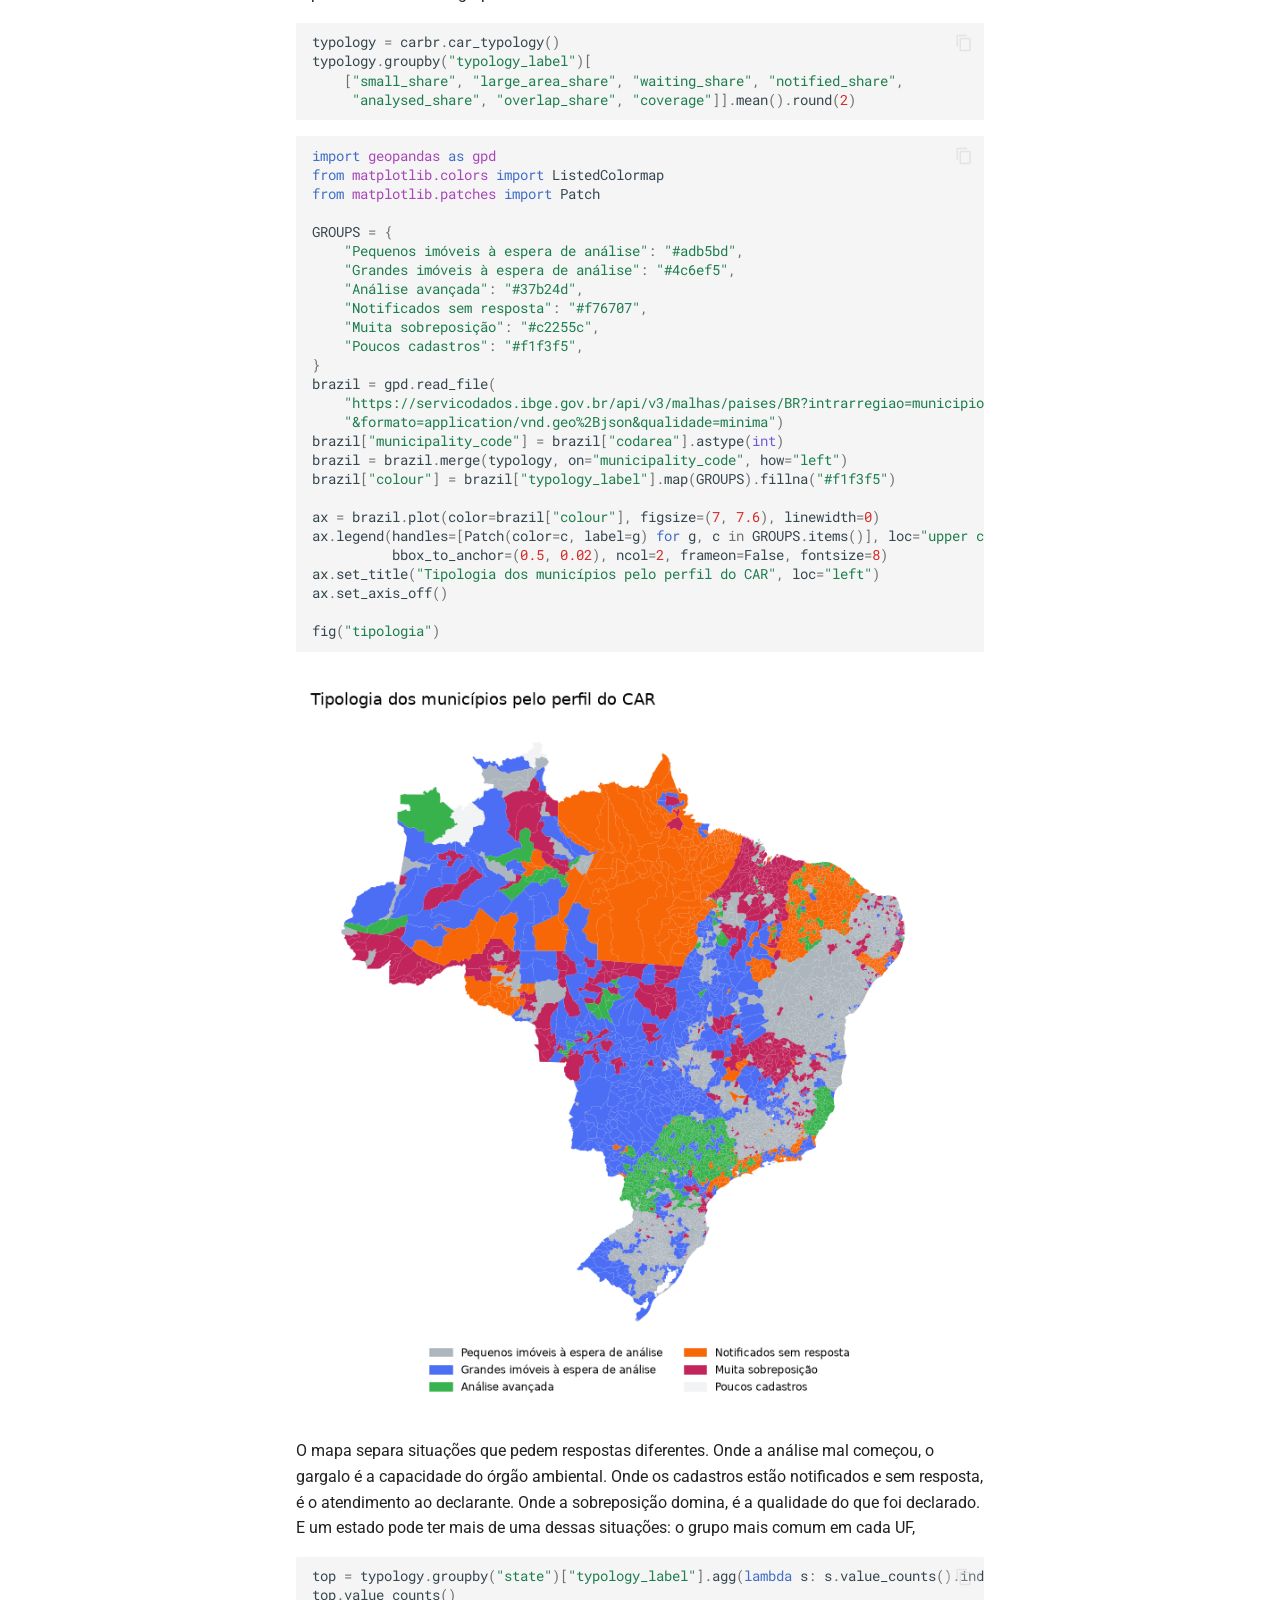
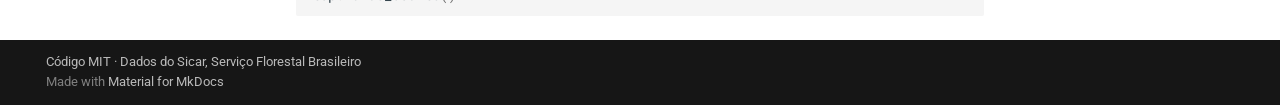
<file: fila-da-analise/index.html>
<!doctype html>
<html lang="pt" class="no-js">
  <head>
    
      <meta charset="utf-8">
      <meta name="viewport" content="width=device-width,initial-scale=1">
      
        <meta name="description" content="O Cadastro Ambiental Rural (CAR) no Python, sem baixar a base inteira">
      
      
      
        <link rel="canonical" href="https://castlaboratory.github.io/carbr-py/fila-da-analise/">
      
      
        <link rel="prev" href="../inconsistencias/">
      
      
        <link rel="next" href="../triagem/">
      
      
        
      
      
      <link rel="icon" href="../assets/logo.svg">
      <meta name="generator" content="mkdocs-1.6.1, mkdocs-material-9.8.2">
    
    
      
        <title>Onde a análise está parada - carbr</title>
      
    
    
      <link rel="stylesheet" href="../assets/stylesheets/main.57a0d79d.min.css">
      
        
        <link rel="stylesheet" href="../assets/stylesheets/palette.fb2fffe2.min.css">
      
      


    
    
      
    
    
      
        
        
        <link rel="preconnect" href="https://fonts.gstatic.com" crossorigin>
        <link rel="stylesheet" href="https://fonts.googleapis.com/css?family=Roboto:300,300i,400,400i,700,700i%7CRoboto+Mono:400,400i,700,700i&display=fallback">
        <style>:root{--md-text-font:"Roboto";--md-code-font:"Roboto Mono"}</style>
      
    
    
      <link rel="stylesheet" href="../assets/_mkdocstrings.css">
    
      <link rel="stylesheet" href="../assets/extra.css">
    
    <script>__md_scope=new URL("..",location),__md_hash=e=>[...e].reduce(((e,_)=>(e<<5)-e+_.charCodeAt(0)),0),__md_get=(e,_=localStorage,t=__md_scope)=>JSON.parse(_.getItem(t.pathname+"."+e)),__md_set=(e,_,t=localStorage,a=__md_scope)=>{try{t.setItem(a.pathname+"."+e,JSON.stringify(_))}catch(e){}}</script>
    
      

    
    
  </head>
  
  
    
    
      
    
    
    
    
    <body dir="ltr" data-md-color-scheme="default" data-md-color-primary="custom" data-md-color-accent="custom">
  
    
    <input class="md-toggle" data-md-toggle="drawer" type="checkbox" id="__drawer" autocomplete="off">
    <input class="md-toggle" data-md-toggle="search" type="checkbox" id="__search" autocomplete="off">
    <label class="md-overlay" for="__drawer"></label>
    <div data-md-component="skip">
      
        
        <a href="#onde-a-analise-esta-parada" class="md-skip">
          Pular para conteúdo
        </a>
      
    </div>
    <div data-md-component="announce">
      
    </div>
    
    
      

  

<header class="md-header md-header--shadow" data-md-component="header">
  <nav class="md-header__inner md-grid" aria-label="Cabeçalho">
    <a href=".." title="carbr" class="md-header__button md-logo" aria-label="carbr" data-md-component="logo">
      
  <img src="../assets/logo.svg" alt="logo">

    </a>
    <label class="md-header__button md-icon" for="__drawer">
      
      <svg xmlns="http://www.w3.org/2000/svg" viewBox="0 0 24 24"><path d="M3 6h18v2H3zm0 5h18v2H3zm0 5h18v2H3z"/></svg>
    </label>
    <div class="md-header__title" data-md-component="header-title">
      <div class="md-header__ellipsis">
        <div class="md-header__topic">
          <span class="md-ellipsis">
            carbr
          </span>
        </div>
        <div class="md-header__topic" data-md-component="header-topic">
          <span class="md-ellipsis">
            
              Onde a análise está parada
            
          </span>
        </div>
      </div>
    </div>
    
      
        <form class="md-header__option" data-md-component="palette">
  
    
    
    
    <input class="md-option" data-md-color-media="" data-md-color-scheme="default" data-md-color-primary="custom" data-md-color-accent="custom"  aria-label="Modo escuro"  type="radio" name="__palette" id="__palette_0">
    
      <label class="md-header__button md-icon" title="Modo escuro" for="__palette_1" hidden>
        <svg xmlns="http://www.w3.org/2000/svg" viewBox="0 0 24 24"><path d="m17.75 4.09-2.53 1.94.91 3.06-2.63-1.81-2.63 1.81.91-3.06-2.53-1.94L12.44 4l1.06-3 1.06 3zm3.5 6.91-1.64 1.25.59 1.98-1.7-1.17-1.7 1.17.59-1.98L15.75 11l2.06-.05L18.5 9l.69 1.95zm-2.28 4.95c.83-.08 1.72 1.1 1.19 1.85-.32.45-.66.87-1.08 1.27C15.17 23 8.84 23 4.94 19.07c-3.91-3.9-3.91-10.24 0-14.14.4-.4.82-.76 1.27-1.08.75-.53 1.93.36 1.85 1.19-.27 2.86.69 5.83 2.89 8.02a9.96 9.96 0 0 0 8.02 2.89m-1.64 2.02a12.08 12.08 0 0 1-7.8-3.47c-2.17-2.19-3.33-5-3.49-7.82-2.81 3.14-2.7 7.96.31 10.98 3.02 3.01 7.84 3.12 10.98.31"/></svg>
      </label>
    
  
    
    
    
    <input class="md-option" data-md-color-media="" data-md-color-scheme="slate" data-md-color-primary="custom" data-md-color-accent="custom"  aria-label="Modo claro"  type="radio" name="__palette" id="__palette_1">
    
      <label class="md-header__button md-icon" title="Modo claro" for="__palette_0" hidden>
        <svg xmlns="http://www.w3.org/2000/svg" viewBox="0 0 24 24"><path d="M12 7a5 5 0 0 1 5 5 5 5 0 0 1-5 5 5 5 0 0 1-5-5 5 5 0 0 1 5-5m0 2a3 3 0 0 0-3 3 3 3 0 0 0 3 3 3 3 0 0 0 3-3 3 3 0 0 0-3-3m0-7 2.39 3.42C13.65 5.15 12.84 5 12 5s-1.65.15-2.39.42zM3.34 7l4.16-.35A7.2 7.2 0 0 0 5.94 8.5c-.44.74-.69 1.5-.83 2.29zm.02 10 1.76-3.77a7.131 7.131 0 0 0 2.38 4.14zM20.65 7l-1.77 3.79a7.02 7.02 0 0 0-2.38-4.15zm-.01 10-4.14.36c.59-.51 1.12-1.14 1.54-1.86.42-.73.69-1.5.83-2.29zM12 22l-2.41-3.44c.74.27 1.55.44 2.41.44.82 0 1.63-.17 2.37-.44z"/></svg>
      </label>
    
  
</form>
      
    
    
      <script>var palette=__md_get("__palette");if(palette&&palette.color){if("(prefers-color-scheme)"===palette.color.media){var media=matchMedia("(prefers-color-scheme: light)"),input=document.querySelector(media.matches?"[data-md-color-media='(prefers-color-scheme: light)']":"[data-md-color-media='(prefers-color-scheme: dark)']");palette.color.media=input.getAttribute("data-md-color-media"),palette.color.scheme=input.getAttribute("data-md-color-scheme"),palette.color.primary=input.getAttribute("data-md-color-primary"),palette.color.accent=input.getAttribute("data-md-color-accent")}for(var[key,value]of Object.entries(palette.color))document.body.setAttribute("data-md-color-"+key,value)}</script>
    
    
    
      
      
        <label class="md-header__button md-icon" for="__search">
          
          <svg xmlns="http://www.w3.org/2000/svg" viewBox="0 0 24 24"><path d="M9.5 3A6.5 6.5 0 0 1 16 9.5c0 1.61-.59 3.09-1.56 4.23l.27.27h.79l5 5-1.5 1.5-5-5v-.79l-.27-.27A6.52 6.52 0 0 1 9.5 16 6.5 6.5 0 0 1 3 9.5 6.5 6.5 0 0 1 9.5 3m0 2C7 5 5 7 5 9.5S7 14 9.5 14 14 12 14 9.5 12 5 9.5 5"/></svg>
        </label>
        <div class="md-search" data-md-component="search" role="dialog">
  <label class="md-search__overlay" for="__search"></label>
  <div class="md-search__inner" role="search">
    <form class="md-search__form" name="search">
      <input type="text" class="md-search__input" name="query" aria-label="Buscar" placeholder="Buscar" autocapitalize="off" autocorrect="off" autocomplete="off" spellcheck="false" data-md-component="search-query" required>
      <label class="md-search__icon md-icon" for="__search">
        
        <svg xmlns="http://www.w3.org/2000/svg" viewBox="0 0 24 24"><path d="M9.5 3A6.5 6.5 0 0 1 16 9.5c0 1.61-.59 3.09-1.56 4.23l.27.27h.79l5 5-1.5 1.5-5-5v-.79l-.27-.27A6.52 6.52 0 0 1 9.5 16 6.5 6.5 0 0 1 3 9.5 6.5 6.5 0 0 1 9.5 3m0 2C7 5 5 7 5 9.5S7 14 9.5 14 14 12 14 9.5 12 5 9.5 5"/></svg>
        
        <svg xmlns="http://www.w3.org/2000/svg" viewBox="0 0 24 24"><path d="M20 11v2H8l5.5 5.5-1.42 1.42L4.16 12l7.92-7.92L13.5 5.5 8 11z"/></svg>
      </label>
      <nav class="md-search__options" aria-label="Pesquisar">
        
        <button type="reset" class="md-search__icon md-icon" title="Limpar" aria-label="Limpar" tabindex="-1">
          
          <svg xmlns="http://www.w3.org/2000/svg" viewBox="0 0 24 24"><path d="M19 6.41 17.59 5 12 10.59 6.41 5 5 6.41 10.59 12 5 17.59 6.41 19 12 13.41 17.59 19 19 17.59 13.41 12z"/></svg>
        </button>
      </nav>
      
    </form>
    <div class="md-search__output">
      <div class="md-search__scrollwrap" tabindex="0" data-md-scrollfix>
        <div class="md-search-result" data-md-component="search-result">
          <div class="md-search-result__meta">
            Inicializando busca
          </div>
          <ol class="md-search-result__list" role="presentation"></ol>
        </div>
      </div>
    </div>
  </div>
</div>
      
    
    
      <div class="md-header__source">
        <a href="https://github.com/castlaboratory/carbr-py" title="Ir para repositório" class="md-source" data-md-component="source">
  <div class="md-source__icon md-icon">
    
    <svg xmlns="http://www.w3.org/2000/svg" viewBox="0 0 448 512"><!--! Font Awesome Free 7.1.0 by @fontawesome - https://fontawesome.com License - https://fontawesome.com/license/free (Icons: CC BY 4.0, Fonts: SIL OFL 1.1, Code: MIT License) Copyright 2025 Fonticons, Inc.--><path d="M439.6 236.1 244 40.5c-5.4-5.5-12.8-8.5-20.4-8.5s-15 3-20.4 8.4L162.5 81l51.5 51.5c27.1-9.1 52.7 16.8 43.4 43.7l49.7 49.7c34.2-11.8 61.2 31 35.5 56.7-26.5 26.5-70.2-2.9-56-37.3L240.3 199v121.9c25.3 12.5 22.3 41.8 9.1 55-6.4 6.4-15.2 10.1-24.3 10.1s-17.8-3.6-24.3-10.1c-17.6-17.6-11.1-46.9 11.2-56v-123c-20.8-8.5-24.6-30.7-18.6-45L142.6 101 8.5 235.1C3 240.6 0 247.9 0 255.5s3 15 8.5 20.4l195.6 195.7c5.4 5.4 12.7 8.4 20.4 8.4s15-3 20.4-8.4l194.7-194.7c5.4-5.4 8.4-12.8 8.4-20.4s-3-15-8.4-20.4"/></svg>
  </div>
  <div class="md-source__repository">
    castlaboratory/carbr-py
  </div>
</a>
      </div>
    
  </nav>
  
</header>
    
    <div class="md-container" data-md-component="container">
      
      
        
          
        
      
      <main class="md-main" data-md-component="main">
        <div class="md-main__inner md-grid">
          
            
              
              <div class="md-sidebar md-sidebar--primary" data-md-component="sidebar" data-md-type="navigation" >
                <div class="md-sidebar__scrollwrap">
                  <div class="md-sidebar__inner">
                    



<nav class="md-nav md-nav--primary" aria-label="Navegação" data-md-level="0">
  <label class="md-nav__title" for="__drawer">
    <a href=".." title="carbr" class="md-nav__button md-logo" aria-label="carbr" data-md-component="logo">
      
  <img src="../assets/logo.svg" alt="logo">

    </a>
    carbr
  </label>
  
    <div class="md-nav__source">
      <a href="https://github.com/castlaboratory/carbr-py" title="Ir para repositório" class="md-source" data-md-component="source">
  <div class="md-source__icon md-icon">
    
    <svg xmlns="http://www.w3.org/2000/svg" viewBox="0 0 448 512"><!--! Font Awesome Free 7.1.0 by @fontawesome - https://fontawesome.com License - https://fontawesome.com/license/free (Icons: CC BY 4.0, Fonts: SIL OFL 1.1, Code: MIT License) Copyright 2025 Fonticons, Inc.--><path d="M439.6 236.1 244 40.5c-5.4-5.5-12.8-8.5-20.4-8.5s-15 3-20.4 8.4L162.5 81l51.5 51.5c27.1-9.1 52.7 16.8 43.4 43.7l49.7 49.7c34.2-11.8 61.2 31 35.5 56.7-26.5 26.5-70.2-2.9-56-37.3L240.3 199v121.9c25.3 12.5 22.3 41.8 9.1 55-6.4 6.4-15.2 10.1-24.3 10.1s-17.8-3.6-24.3-10.1c-17.6-17.6-11.1-46.9 11.2-56v-123c-20.8-8.5-24.6-30.7-18.6-45L142.6 101 8.5 235.1C3 240.6 0 247.9 0 255.5s3 15 8.5 20.4l195.6 195.7c5.4 5.4 12.7 8.4 20.4 8.4s15-3 20.4-8.4l194.7-194.7c5.4-5.4 8.4-12.8 8.4-20.4s-3-15-8.4-20.4"/></svg>
  </div>
  <div class="md-source__repository">
    castlaboratory/carbr-py
  </div>
</a>
    </div>
  
  <ul class="md-nav__list" data-md-scrollfix>
    
      
      
  
  
  
  
    <li class="md-nav__item">
      <a href=".." class="md-nav__link">
        
  
  
  <span class="md-ellipsis">
    
  
    Início
  

    
  </span>
  
  

      </a>
    </li>
  

    
      
      
  
  
  
  
    <li class="md-nav__item">
      <a href="../primeiros-passos/" class="md-nav__link">
        
  
  
  <span class="md-ellipsis">
    
  
    Primeiros passos
  

    
  </span>
  
  

      </a>
    </li>
  

    
      
      
  
  
  
  
    <li class="md-nav__item">
      <a href="../inconsistencias/" class="md-nav__link">
        
  
  
  <span class="md-ellipsis">
    
  
    Inconsistências do cadastro
  

    
  </span>
  
  

      </a>
    </li>
  

    
      
      
  
  
    
  
  
  
    <li class="md-nav__item md-nav__item--active">
      
      <input class="md-nav__toggle md-toggle" type="checkbox" id="__toc">
      
      
        
      
      
        <label class="md-nav__link md-nav__link--active" for="__toc">
          
  
  
  <span class="md-ellipsis">
    
  
    Onde a análise está parada
  

    
  </span>
  
  

          <span class="md-nav__icon md-icon"></span>
        </label>
      
      <a href="./" class="md-nav__link md-nav__link--active">
        
  
  
  <span class="md-ellipsis">
    
  
    Onde a análise está parada
  

    
  </span>
  
  

      </a>
      
        

<nav class="md-nav md-nav--secondary" aria-label="Índice">
  
  
  
    
  
  
    <label class="md-nav__title" for="__toc">
      <span class="md-nav__icon md-icon"></span>
      Índice
    </label>
    <ul class="md-nav__list" data-md-component="toc" data-md-scrollfix>
      
        <li class="md-nav__item">
  <a href="#as-etapas" class="md-nav__link">
    <span class="md-ellipsis">
      
        As etapas
      
    </span>
  </a>
  
</li>
      
        <li class="md-nav__item">
  <a href="#a-fila-nao-e-a-mesma-em-cada-uf" class="md-nav__link">
    <span class="md-ellipsis">
      
        A fila não é a mesma em cada UF
      
    </span>
  </a>
  
</li>
      
        <li class="md-nav__item">
  <a href="#quem-esta-sem-responder" class="md-nav__link">
    <span class="md-ellipsis">
      
        Quem está sem responder
      
    </span>
  </a>
  
</li>
      
        <li class="md-nav__item">
  <a href="#a-notificacao-envelhece" class="md-nav__link">
    <span class="md-ellipsis">
      
        A notificação envelhece
      
    </span>
  </a>
  
</li>
      
        <li class="md-nav__item">
  <a href="#onde-dentro-de-um-estado" class="md-nav__link">
    <span class="md-ellipsis">
      
        Onde, dentro de um estado
      
    </span>
  </a>
  
</li>
      
        <li class="md-nav__item">
  <a href="#uma-tipologia-dos-municipios" class="md-nav__link">
    <span class="md-ellipsis">
      
        Uma tipologia dos municípios
      
    </span>
  </a>
  
</li>
      
    </ul>
  
</nav>
      
    </li>
  

    
      
      
  
  
  
  
    <li class="md-nav__item">
      <a href="../triagem/" class="md-nav__link">
        
  
  
  <span class="md-ellipsis">
    
  
    Triagem para crédito
  

    
  </span>
  
  

      </a>
    </li>
  

    
      
      
  
  
  
  
    <li class="md-nav__item">
      <a href="../assistentes/" class="md-nav__link">
        
  
  
  <span class="md-ellipsis">
    
  
    Assistentes (MCP)
  

    
  </span>
  
  

      </a>
    </li>
  

    
      
      
  
  
  
  
    <li class="md-nav__item">
      <a href="../api/" class="md-nav__link">
        
  
  
  <span class="md-ellipsis">
    
  
    Referência das funções
  

    
  </span>
  
  

      </a>
    </li>
  

    
      
      
  
  
  
  
    <li class="md-nav__item">
      <a href="../news/" class="md-nav__link">
        
  
  
  <span class="md-ellipsis">
    
  
    Novidades
  

    
  </span>
  
  

      </a>
    </li>
  

    
  </ul>
</nav>
                  </div>
                </div>
              </div>
            
            
              
              <div class="md-sidebar md-sidebar--secondary" data-md-component="sidebar" data-md-type="toc" >
                <div class="md-sidebar__scrollwrap">
                  <div class="md-sidebar__inner">
                    

<nav class="md-nav md-nav--secondary" aria-label="Índice">
  
  
  
    
  
  
    <label class="md-nav__title" for="__toc">
      <span class="md-nav__icon md-icon"></span>
      Índice
    </label>
    <ul class="md-nav__list" data-md-component="toc" data-md-scrollfix>
      
        <li class="md-nav__item">
  <a href="#as-etapas" class="md-nav__link">
    <span class="md-ellipsis">
      
        As etapas
      
    </span>
  </a>
  
</li>
      
        <li class="md-nav__item">
  <a href="#a-fila-nao-e-a-mesma-em-cada-uf" class="md-nav__link">
    <span class="md-ellipsis">
      
        A fila não é a mesma em cada UF
      
    </span>
  </a>
  
</li>
      
        <li class="md-nav__item">
  <a href="#quem-esta-sem-responder" class="md-nav__link">
    <span class="md-ellipsis">
      
        Quem está sem responder
      
    </span>
  </a>
  
</li>
      
        <li class="md-nav__item">
  <a href="#a-notificacao-envelhece" class="md-nav__link">
    <span class="md-ellipsis">
      
        A notificação envelhece
      
    </span>
  </a>
  
</li>
      
        <li class="md-nav__item">
  <a href="#onde-dentro-de-um-estado" class="md-nav__link">
    <span class="md-ellipsis">
      
        Onde, dentro de um estado
      
    </span>
  </a>
  
</li>
      
        <li class="md-nav__item">
  <a href="#uma-tipologia-dos-municipios" class="md-nav__link">
    <span class="md-ellipsis">
      
        Uma tipologia dos municípios
      
    </span>
  </a>
  
</li>
      
    </ul>
  
</nav>
                  </div>
                </div>
              </div>
            
          
          
            <div class="md-content" data-md-component="content">
              
              <article class="md-content__inner md-typeset">
                
                  


  
  


<h1 id="onde-a-analise-esta-parada">Onde a análise está parada<a class="headerlink" href="#onde-a-analise-esta-parada" title="Permanent link">&para;</a></h1>
<p>Cadastrar foi a parte rápida: o país tem mais de 8,5 milhões de imóveis no CAR. A
regularização depende do passo seguinte — o órgão estadual analisar o cadastro e o
produtor responder ao que a análise pede. Este guia usa a coluna <code>condition</code>, a etapa
da análise informada pelo Sicar, para mostrar onde cada UF está e quem espera por quem.</p>
<p>Tudo aqui sai do resumo pré-calculado (<code>car_summary()</code>), em segundos, menos o mapa do
fim, que lê duas colunas de um estado.</p>
<h2 id="as-etapas">As etapas<a class="headerlink" href="#as-etapas" title="Permanent link">&para;</a></h2>
<p>O Sicar informa quinze situações de análise. Agrupadas em seis etapas:</p>
<div class="highlight"><pre><span></span><code><span class="kn">import</span><span class="w"> </span><span class="nn">carbr</span>

<span class="n">STAGES</span> <span class="o">=</span> <span class="p">[</span><span class="s2">"Aguardando análise"</span><span class="p">,</span> <span class="s2">"Em análise"</span><span class="p">,</span> <span class="s2">"Notificado, sem resposta"</span><span class="p">,</span>
          <span class="s2">"Respondeu, aguarda reanálise"</span><span class="p">,</span> <span class="s2">"Analisado"</span><span class="p">,</span> <span class="s2">"Cancelado"</span><span class="p">]</span>


<span class="k">def</span><span class="w"> </span><span class="nf">stage</span><span class="p">(</span><span class="n">condition</span><span class="p">):</span>
    <span class="k">if</span> <span class="n">condition</span><span class="o">.</span><span class="n">startswith</span><span class="p">(</span><span class="s2">"Cancelado"</span><span class="p">):</span>
        <span class="k">return</span> <span class="s2">"Cancelado"</span>
    <span class="k">if</span> <span class="n">condition</span> <span class="o">==</span> <span class="s2">"Aguardando análise"</span><span class="p">:</span>
        <span class="k">return</span> <span class="s2">"Aguardando análise"</span>
    <span class="k">if</span> <span class="n">condition</span> <span class="o">==</span> <span class="s2">"Em análise"</span><span class="p">:</span>
        <span class="k">return</span> <span class="s2">"Em análise"</span>
    <span class="k">if</span> <span class="s2">"aguardando atendimento a notificação"</span> <span class="ow">in</span> <span class="n">condition</span><span class="p">:</span>
        <span class="k">return</span> <span class="s2">"Notificado, sem resposta"</span>
    <span class="k">if</span> <span class="s2">"após revisão"</span> <span class="ow">in</span> <span class="n">condition</span><span class="p">:</span>
        <span class="k">return</span> <span class="s2">"Respondeu, aguarda reanálise"</span>
    <span class="k">return</span> <span class="s2">"Analisado"</span>


<span class="k">def</span><span class="w"> </span><span class="nf">by_stage</span><span class="p">(</span><span class="o">*</span><span class="n">by</span><span class="p">):</span>
    <span class="n">df</span> <span class="o">=</span> <span class="n">carbr</span><span class="o">.</span><span class="n">car_summary</span><span class="p">([</span><span class="s2">"condition"</span><span class="p">,</span> <span class="o">*</span><span class="n">by</span><span class="p">])</span>
    <span class="n">df</span><span class="p">[</span><span class="s2">"stage"</span><span class="p">]</span> <span class="o">=</span> <span class="n">pd</span><span class="o">.</span><span class="n">Categorical</span><span class="p">(</span><span class="n">df</span><span class="p">[</span><span class="s2">"condition"</span><span class="p">]</span><span class="o">.</span><span class="n">map</span><span class="p">(</span><span class="n">stage</span><span class="p">),</span> <span class="n">STAGES</span><span class="p">)</span>
    <span class="k">return</span> <span class="n">df</span><span class="o">.</span><span class="n">groupby</span><span class="p">([</span><span class="o">*</span><span class="n">by</span><span class="p">,</span> <span class="s2">"stage"</span><span class="p">],</span> <span class="n">observed</span><span class="o">=</span><span class="kc">False</span><span class="p">)[</span><span class="s2">"properties"</span><span class="p">]</span><span class="o">.</span><span class="n">sum</span><span class="p">()</span><span class="o">.</span><span class="n">reset_index</span><span class="p">()</span>


<span class="n">national</span> <span class="o">=</span> <span class="n">by_stage</span><span class="p">()</span>
<span class="n">national</span><span class="p">[</span><span class="s2">"share"</span><span class="p">]</span> <span class="o">=</span> <span class="p">(</span><span class="mi">100</span> <span class="o">*</span> <span class="n">national</span><span class="p">[</span><span class="s2">"properties"</span><span class="p">]</span> <span class="o">/</span> <span class="n">national</span><span class="p">[</span><span class="s2">"properties"</span><span class="p">]</span><span class="o">.</span><span class="n">sum</span><span class="p">())</span><span class="o">.</span><span class="n">round</span><span class="p">(</span><span class="mi">1</span><span class="p">)</span>

<span class="n">national</span>
</code></pre></div>
<div class="highlight"><pre><span></span><code>                          stage  properties  share
0            Aguardando análise     5978517   69.7
1                    Em análise      109355    1.3
2      Notificado, sem resposta     1309319   15.3
3  Respondeu, aguarda reanálise      134338    1.6
4                     Analisado      874465   10.2
5                     Cancelado      172067    2.0
</code></pre></div>
<p>Sete em cada dez cadastros ainda não foram analisados. Dos que foram, a maior parte
parou no passo seguinte: há mais imóveis notificados à espera de resposta do
declarante do que imóveis com análise concluída.</p>
<h2 id="a-fila-nao-e-a-mesma-em-cada-uf">A fila não é a mesma em cada UF<a class="headerlink" href="#a-fila-nao-e-a-mesma-em-cada-uf" title="Permanent link">&para;</a></h2>
<div class="highlight"><pre><span></span><code><span class="n">palette</span> <span class="o">=</span> <span class="p">{</span><span class="s2">"Aguardando análise"</span><span class="p">:</span> <span class="s2">"#d9d9d9"</span><span class="p">,</span> <span class="s2">"Em análise"</span><span class="p">:</span> <span class="s2">"#9ecae1"</span><span class="p">,</span>
           <span class="s2">"Notificado, sem resposta"</span><span class="p">:</span> <span class="s2">"#e8590c"</span><span class="p">,</span> <span class="s2">"Respondeu, aguarda reanálise"</span><span class="p">:</span> <span class="s2">"#fcc419"</span><span class="p">,</span>
           <span class="s2">"Analisado"</span><span class="p">:</span> <span class="s2">"#2b8a3e"</span><span class="p">,</span> <span class="s2">"Cancelado"</span><span class="p">:</span> <span class="s2">"#868e96"</span><span class="p">}</span>
<span class="n">states</span> <span class="o">=</span> <span class="n">by_stage</span><span class="p">(</span><span class="s2">"state"</span><span class="p">)</span><span class="o">.</span><span class="n">pivot</span><span class="p">(</span><span class="n">index</span><span class="o">=</span><span class="s2">"state"</span><span class="p">,</span> <span class="n">columns</span><span class="o">=</span><span class="s2">"stage"</span><span class="p">,</span> <span class="n">values</span><span class="o">=</span><span class="s2">"properties"</span><span class="p">)</span>
<span class="n">shares</span> <span class="o">=</span> <span class="n">states</span><span class="o">.</span><span class="n">div</span><span class="p">(</span><span class="n">states</span><span class="o">.</span><span class="n">sum</span><span class="p">(</span><span class="n">axis</span><span class="o">=</span><span class="mi">1</span><span class="p">),</span> <span class="n">axis</span><span class="o">=</span><span class="mi">0</span><span class="p">)</span><span class="o">.</span><span class="n">sort_values</span><span class="p">(</span><span class="s2">"Aguardando análise"</span><span class="p">)</span>

<span class="n">ax</span> <span class="o">=</span> <span class="p">(</span><span class="mi">100</span> <span class="o">*</span> <span class="n">shares</span><span class="p">)</span><span class="o">.</span><span class="n">plot</span><span class="o">.</span><span class="n">barh</span><span class="p">(</span><span class="n">stacked</span><span class="o">=</span><span class="kc">True</span><span class="p">,</span> <span class="n">figsize</span><span class="o">=</span><span class="p">(</span><span class="mi">7</span><span class="p">,</span> <span class="mf">6.8</span><span class="p">),</span> <span class="n">width</span><span class="o">=</span><span class="mf">0.8</span><span class="p">,</span>
                              <span class="n">color</span><span class="o">=</span><span class="p">[</span><span class="n">palette</span><span class="p">[</span><span class="n">s</span><span class="p">]</span> <span class="k">for</span> <span class="n">s</span> <span class="ow">in</span> <span class="n">shares</span><span class="o">.</span><span class="n">columns</span><span class="p">])</span>
<span class="n">ax</span><span class="o">.</span><span class="n">set_title</span><span class="p">(</span><span class="s2">"Em que etapa da análise estão os imóveis de cada UF (%)"</span><span class="p">,</span> <span class="n">loc</span><span class="o">=</span><span class="s2">"left"</span><span class="p">)</span>
<span class="n">ax</span><span class="o">.</span><span class="n">set_xlim</span><span class="p">(</span><span class="mi">0</span><span class="p">,</span> <span class="mi">100</span><span class="p">)</span>
<span class="n">ax</span><span class="o">.</span><span class="n">set_ylabel</span><span class="p">(</span><span class="s2">""</span><span class="p">)</span>
<span class="n">ax</span><span class="o">.</span><span class="n">legend</span><span class="p">(</span><span class="n">ncol</span><span class="o">=</span><span class="mi">2</span><span class="p">,</span> <span class="n">frameon</span><span class="o">=</span><span class="kc">False</span><span class="p">,</span> <span class="n">loc</span><span class="o">=</span><span class="s2">"upper center"</span><span class="p">,</span> <span class="n">bbox_to_anchor</span><span class="o">=</span><span class="p">(</span><span class="mf">0.5</span><span class="p">,</span> <span class="o">-</span><span class="mf">0.05</span><span class="p">),</span> <span class="n">fontsize</span><span class="o">=</span><span class="mi">8</span><span class="p">)</span>

<span class="n">fig</span><span class="p">(</span><span class="s2">"etapas"</span><span class="p">)</span>
</code></pre></div>
<p><img alt="etapas" src="../assets/etapas.png" /></p>
<p>Há três situações bem diferentes. Em parte dos estados quase nada foi analisado
(cinza). Em alguns a análise andou e concluiu (verde). E em outros a análise andou,
mas parou na notificação (laranja): o órgão fez a sua parte e a resposta não veio.</p>
<div class="highlight"><pre><span></span><code><span class="n">notified</span> <span class="o">=</span> <span class="n">states</span><span class="p">[</span><span class="s2">"Notificado, sem resposta"</span><span class="p">]</span><span class="o">.</span><span class="n">sort_values</span><span class="p">(</span><span class="n">ascending</span><span class="o">=</span><span class="kc">False</span><span class="p">)</span><span class="o">.</span><span class="n">to_frame</span><span class="p">(</span><span class="s2">"properties"</span><span class="p">)</span>
<span class="n">notified</span><span class="p">[</span><span class="s2">"share_of_state"</span><span class="p">]</span> <span class="o">=</span> <span class="p">(</span><span class="mi">100</span> <span class="o">*</span> <span class="n">shares</span><span class="p">[</span><span class="s2">"Notificado, sem resposta"</span><span class="p">])</span><span class="o">.</span><span class="n">round</span><span class="p">(</span><span class="mi">1</span><span class="p">)</span>
<span class="n">top5</span> <span class="o">=</span> <span class="mi">100</span> <span class="o">*</span> <span class="n">notified</span><span class="p">[</span><span class="s2">"properties"</span><span class="p">]</span><span class="o">.</span><span class="n">head</span><span class="p">(</span><span class="mi">5</span><span class="p">)</span><span class="o">.</span><span class="n">sum</span><span class="p">()</span> <span class="o">/</span> <span class="n">notified</span><span class="p">[</span><span class="s2">"properties"</span><span class="p">]</span><span class="o">.</span><span class="n">sum</span><span class="p">()</span>
<span class="nb">print</span><span class="p">(</span><span class="sa">f</span><span class="s2">"As cinco primeiras UFs concentram </span><span class="si">{</span><span class="n">top5</span><span class="si">:</span><span class="s2">.0f</span><span class="si">}</span><span class="s2">% das notificações sem resposta"</span><span class="p">)</span>

<span class="n">notified</span><span class="o">.</span><span class="n">head</span><span class="p">(</span><span class="mi">8</span><span class="p">)</span>
</code></pre></div>
<div class="highlight"><pre><span></span><code>As cinco primeiras UFs concentram 71% das notificações sem resposta
       properties  share_of_state
state                            
PA         265238            67.5
CE         203419            49.5
MG         161094            13.6
PI         153090            45.3
SP         144251            30.4
AL          97264            67.6
RO          53743            27.1
MS          37014            40.9
</code></pre></div>
<h2 id="quem-esta-sem-responder">Quem está sem responder<a class="headerlink" href="#quem-esta-sem-responder" title="Permanent link">&para;</a></h2>
<div class="highlight"><pre><span></span><code><span class="n">waiting</span> <span class="o">=</span> <span class="n">by_stage</span><span class="p">(</span><span class="s2">"size_class"</span><span class="p">)</span>
<span class="n">waiting</span> <span class="o">=</span> <span class="n">waiting</span><span class="p">[</span><span class="n">waiting</span><span class="p">[</span><span class="s2">"stage"</span><span class="p">]</span> <span class="o">==</span> <span class="s2">"Notificado, sem resposta"</span><span class="p">]</span><span class="o">.</span><span class="n">drop</span><span class="p">(</span><span class="n">columns</span><span class="o">=</span><span class="s2">"stage"</span><span class="p">)</span>
<span class="n">waiting</span><span class="p">[</span><span class="s2">"share"</span><span class="p">]</span> <span class="o">=</span> <span class="p">(</span><span class="mi">100</span> <span class="o">*</span> <span class="n">waiting</span><span class="p">[</span><span class="s2">"properties"</span><span class="p">]</span> <span class="o">/</span> <span class="n">waiting</span><span class="p">[</span><span class="s2">"properties"</span><span class="p">]</span><span class="o">.</span><span class="n">sum</span><span class="p">())</span><span class="o">.</span><span class="n">round</span><span class="p">(</span><span class="mi">1</span><span class="p">)</span>

<span class="n">waiting</span>
</code></pre></div>
<div class="highlight"><pre><span></span><code>   size_class  properties  share
2       large       27771    2.1
8      medium       86308    6.6
14      small     1195240   91.3
</code></pre></div>
<p>Nove em cada dez são imóveis de até quatro módulos fiscais. É o público que menos tem
acesso a técnico, a ferramenta de geoprocessamento e a quem explique o relatório da
análise — e para quem a pendência no CAR pesa no crédito rural.</p>
<h2 id="a-notificacao-envelhece">A notificação envelhece<a class="headerlink" href="#a-notificacao-envelhece" title="Permanent link">&para;</a></h2>
<p>Pelo ano de criação do cadastro, a resposta não chega com o tempo: de cada ano desde
2015, entre um oitavo e um quinto dos cadastros está parado na notificação, e os mais
antigos não estão em situação melhor.</p>
<div class="highlight"><pre><span></span><code><span class="n">years</span> <span class="o">=</span> <span class="n">by_stage</span><span class="p">(</span><span class="s2">"created_year"</span><span class="p">)</span><span class="o">.</span><span class="n">pivot</span><span class="p">(</span><span class="n">index</span><span class="o">=</span><span class="s2">"created_year"</span><span class="p">,</span> <span class="n">columns</span><span class="o">=</span><span class="s2">"stage"</span><span class="p">,</span> <span class="n">values</span><span class="o">=</span><span class="s2">"properties"</span><span class="p">)</span>

<span class="n">ax</span> <span class="o">=</span> <span class="p">(</span><span class="n">years</span> <span class="o">/</span> <span class="mf">1e3</span><span class="p">)</span><span class="o">.</span><span class="n">plot</span><span class="o">.</span><span class="n">bar</span><span class="p">(</span><span class="n">stacked</span><span class="o">=</span><span class="kc">True</span><span class="p">,</span> <span class="n">figsize</span><span class="o">=</span><span class="p">(</span><span class="mi">7</span><span class="p">,</span> <span class="mi">4</span><span class="p">),</span> <span class="n">width</span><span class="o">=</span><span class="mf">0.85</span><span class="p">,</span> <span class="n">rot</span><span class="o">=</span><span class="mi">0</span><span class="p">,</span>
                            <span class="n">color</span><span class="o">=</span><span class="p">[</span><span class="n">palette</span><span class="p">[</span><span class="n">s</span><span class="p">]</span> <span class="k">for</span> <span class="n">s</span> <span class="ow">in</span> <span class="n">years</span><span class="o">.</span><span class="n">columns</span><span class="p">])</span>
<span class="n">ax</span><span class="o">.</span><span class="n">set_title</span><span class="p">(</span><span class="s2">"Etapa atual da análise, por ano de criação do cadastro"</span><span class="p">,</span> <span class="n">loc</span><span class="o">=</span><span class="s2">"left"</span><span class="p">)</span>
<span class="n">ax</span><span class="o">.</span><span class="n">set_xlabel</span><span class="p">(</span><span class="s2">""</span><span class="p">)</span>
<span class="n">ax</span><span class="o">.</span><span class="n">set_ylabel</span><span class="p">(</span><span class="s2">"Milhares de imóveis"</span><span class="p">)</span>
<span class="n">ax</span><span class="o">.</span><span class="n">legend</span><span class="p">(</span><span class="n">ncol</span><span class="o">=</span><span class="mi">2</span><span class="p">,</span> <span class="n">frameon</span><span class="o">=</span><span class="kc">False</span><span class="p">,</span> <span class="n">fontsize</span><span class="o">=</span><span class="mi">8</span><span class="p">)</span>

<span class="n">fig</span><span class="p">(</span><span class="s2">"analise-anos"</span><span class="p">)</span>
</code></pre></div>
<p><img alt="analise-anos" src="../assets/analise-anos.png" /></p>
<h2 id="onde-dentro-de-um-estado">Onde, dentro de um estado<a class="headerlink" href="#onde-dentro-de-um-estado" title="Permanent link">&para;</a></h2>
<p>O resumo vai até a UF. Para descer ao município, <code>car_tbl()</code> lê só as duas colunas
necessárias do arquivo do estado. No Pará, a UF com mais notificações sem resposta:</p>
<div class="highlight"><pre><span></span><code><span class="n">para</span> <span class="o">=</span> <span class="n">carbr</span><span class="o">.</span><span class="n">car_tbl</span><span class="p">(</span><span class="s2">"PA"</span><span class="p">)</span><span class="o">.</span><span class="n">aggregate</span><span class="p">(</span>
    <span class="s2">"municipality_code, municipality, condition, count(*) AS n"</span>
<span class="p">)</span><span class="o">.</span><span class="n">df</span><span class="p">()</span>
<span class="n">para</span><span class="p">[</span><span class="s2">"notified"</span><span class="p">]</span> <span class="o">=</span> <span class="n">para</span><span class="p">[</span><span class="s2">"n"</span><span class="p">]</span><span class="o">.</span><span class="n">where</span><span class="p">(</span><span class="n">para</span><span class="p">[</span><span class="s2">"condition"</span><span class="p">]</span><span class="o">.</span><span class="n">map</span><span class="p">(</span><span class="n">stage</span><span class="p">)</span> <span class="o">==</span> <span class="s2">"Notificado, sem resposta"</span><span class="p">,</span> <span class="mi">0</span><span class="p">)</span>
<span class="n">para</span> <span class="o">=</span> <span class="n">para</span><span class="o">.</span><span class="n">groupby</span><span class="p">([</span><span class="s2">"municipality_code"</span><span class="p">,</span> <span class="s2">"municipality"</span><span class="p">],</span> <span class="n">as_index</span><span class="o">=</span><span class="kc">False</span><span class="p">)[[</span><span class="s2">"n"</span><span class="p">,</span> <span class="s2">"notified"</span><span class="p">]]</span><span class="o">.</span><span class="n">sum</span><span class="p">()</span>
<span class="n">para</span> <span class="o">=</span> <span class="n">para</span><span class="o">.</span><span class="n">rename</span><span class="p">(</span><span class="n">columns</span><span class="o">=</span><span class="p">{</span><span class="s2">"n"</span><span class="p">:</span> <span class="s2">"properties"</span><span class="p">})</span>
<span class="n">para</span><span class="p">[</span><span class="s2">"share"</span><span class="p">]</span> <span class="o">=</span> <span class="p">(</span><span class="mi">100</span> <span class="o">*</span> <span class="n">para</span><span class="p">[</span><span class="s2">"notified"</span><span class="p">]</span> <span class="o">/</span> <span class="n">para</span><span class="p">[</span><span class="s2">"properties"</span><span class="p">])</span><span class="o">.</span><span class="n">round</span><span class="p">(</span><span class="mi">1</span><span class="p">)</span>

<span class="n">para</span><span class="o">.</span><span class="n">sort_values</span><span class="p">(</span><span class="s2">"notified"</span><span class="p">,</span> <span class="n">ascending</span><span class="o">=</span><span class="kc">False</span><span class="p">)</span><span class="o">.</span><span class="n">head</span><span class="p">(</span><span class="mi">6</span><span class="p">)</span>
</code></pre></div>
<div class="highlight"><pre><span></span><code>     municipality_code        municipality  properties  notified  share
80             1505064   Novo Repartimento       12492      8782   70.3
65             1504208              Marabá       12935      8043   62.2
2              1500206               Acará        9267      7836   84.6
72             1504703                Moju       12009      7305   60.8
86             1505486              Pacajá       11170      7169   64.2
119            1507300  São Félix do Xingu       13174      6971   52.9
</code></pre></div>
<div class="highlight"><pre><span></span><code><span class="kn">import</span><span class="w"> </span><span class="nn">geopandas</span><span class="w"> </span><span class="k">as</span><span class="w"> </span><span class="nn">gpd</span>

<span class="n">mesh</span> <span class="o">=</span> <span class="n">gpd</span><span class="o">.</span><span class="n">read_file</span><span class="p">(</span>
    <span class="s2">"https://servicodados.ibge.gov.br/api/v3/malhas/estados/PA?intrarregiao=municipio"</span>
    <span class="s2">"&amp;formato=application/vnd.geo%2Bjson&amp;qualidade=intermediaria"</span>
<span class="p">)</span>
<span class="n">mesh</span><span class="p">[</span><span class="s2">"municipality_code"</span><span class="p">]</span> <span class="o">=</span> <span class="n">mesh</span><span class="p">[</span><span class="s2">"codarea"</span><span class="p">]</span><span class="o">.</span><span class="n">astype</span><span class="p">(</span><span class="nb">int</span><span class="p">)</span>
<span class="n">mesh</span> <span class="o">=</span> <span class="n">mesh</span><span class="o">.</span><span class="n">merge</span><span class="p">(</span><span class="n">para</span><span class="p">,</span> <span class="n">on</span><span class="o">=</span><span class="s2">"municipality_code"</span><span class="p">,</span> <span class="n">how</span><span class="o">=</span><span class="s2">"left"</span><span class="p">)</span>

<span class="n">ax</span> <span class="o">=</span> <span class="n">mesh</span><span class="o">.</span><span class="n">plot</span><span class="p">(</span><span class="n">column</span><span class="o">=</span><span class="s2">"share"</span><span class="p">,</span> <span class="n">cmap</span><span class="o">=</span><span class="s2">"Oranges"</span><span class="p">,</span> <span class="n">edgecolor</span><span class="o">=</span><span class="s2">"white"</span><span class="p">,</span> <span class="n">linewidth</span><span class="o">=</span><span class="mf">0.2</span><span class="p">,</span>
               <span class="n">figsize</span><span class="o">=</span><span class="p">(</span><span class="mi">7</span><span class="p">,</span> <span class="mf">6.4</span><span class="p">),</span> <span class="n">legend</span><span class="o">=</span><span class="kc">True</span><span class="p">,</span>
               <span class="n">legend_kwds</span><span class="o">=</span><span class="p">{</span><span class="s2">"shrink"</span><span class="p">:</span> <span class="mf">0.5</span><span class="p">,</span> <span class="s2">"label"</span><span class="p">:</span> <span class="s2">"Notificados, sem resposta (%)"</span><span class="p">},</span>
               <span class="n">missing_kwds</span><span class="o">=</span><span class="p">{</span><span class="s2">"color"</span><span class="p">:</span> <span class="s2">"#d9d9d9"</span><span class="p">})</span>
<span class="n">ax</span><span class="o">.</span><span class="n">set_title</span><span class="p">(</span><span class="s2">"Pará: imóveis notificados que aguardam resposta do declarante</span><span class="se">\n</span><span class="s2">"</span>
             <span class="s2">"Parcela dos imóveis de cada município"</span><span class="p">,</span> <span class="n">loc</span><span class="o">=</span><span class="s2">"left"</span><span class="p">,</span> <span class="n">fontsize</span><span class="o">=</span><span class="mi">10</span><span class="p">)</span>
<span class="n">ax</span><span class="o">.</span><span class="n">set_axis_off</span><span class="p">()</span>

<span class="n">fig</span><span class="p">(</span><span class="s2">"para"</span><span class="p">)</span>
</code></pre></div>
<p><img alt="para" src="../assets/para.png" /></p>
<p>É uma lista de onde um mutirão, um sindicato ou um serviço de atendimento ao produtor
rende mais: municípios com muitos imóveis já analisados à espera de uma resposta que
depende só de o declarante entender o que foi pedido.</p>
<h2 id="uma-tipologia-dos-municipios">Uma tipologia dos municípios<a class="headerlink" href="#uma-tipologia-dos-municipios" title="Permanent link">&para;</a></h2>
<p>As etapas da análise, o porte dos imóveis e a sobreposição entre cadastros variam juntos,
e os municípios se parecem em blocos. <code>car_typology()</code> resume isso: cada município entra
num de cinco grupos, achados por agrupamento (k-médias) sobre sete indicadores do
cadastro. Os grupos ficam fixos de uma atualização para a outra, de modo que dá para
acompanhar um município mudando de grupo.</p>
<div class="highlight"><pre><span></span><code><span class="n">carbr</span><span class="o">.</span><span class="n">car_typology_groups</span><span class="p">()[[</span><span class="s2">"typology_label"</span><span class="p">,</span> <span class="s2">"municipalities"</span><span class="p">,</span> <span class="s2">"properties"</span><span class="p">,</span> <span class="s2">"description"</span><span class="p">]]</span>
</code></pre></div>
<div class="highlight"><pre><span></span><code>                         typology_label  municipalities  properties  \
0  Pequenos imóveis à espera de análise            2419     4120960   
1                      Análise avançada             976     1047289   
2   Grandes imóveis à espera de análise             804      735672   
3              Notificados sem resposta             732     1346341   
4                    Muita sobreposição             588     1154936   
5                      Poucos cadastros              44         592   

                                                   description  
0  Quase só imóveis pequenos, e a grande maioria ainda agua...  
1  Boa parte dos cadastros já foi analisada ou está em anál...  
2  A maior parte da área declarada está em imóveis grandes,...  
3  A análise andou, mas a maioria dos cadastros espera a re...  
4  Mais da metade dos imóveis tem a maior parte da área den...  
5  Menos de 30 imóveis não cancelados: pouco para caracteri...
</code></pre></div>
<p>O perfil médio de cada grupo mostra de onde vêm os nomes:</p>
<div class="highlight"><pre><span></span><code><span class="n">typology</span> <span class="o">=</span> <span class="n">carbr</span><span class="o">.</span><span class="n">car_typology</span><span class="p">()</span>
<span class="n">typology</span><span class="o">.</span><span class="n">groupby</span><span class="p">(</span><span class="s2">"typology_label"</span><span class="p">)[</span>
    <span class="p">[</span><span class="s2">"small_share"</span><span class="p">,</span> <span class="s2">"large_area_share"</span><span class="p">,</span> <span class="s2">"waiting_share"</span><span class="p">,</span> <span class="s2">"notified_share"</span><span class="p">,</span>
     <span class="s2">"analysed_share"</span><span class="p">,</span> <span class="s2">"overlap_share"</span><span class="p">,</span> <span class="s2">"coverage"</span><span class="p">]]</span><span class="o">.</span><span class="n">mean</span><span class="p">()</span><span class="o">.</span><span class="n">round</span><span class="p">(</span><span class="mi">2</span><span class="p">)</span>
</code></pre></div>
<div class="highlight"><pre><span></span><code><span class="kn">import</span><span class="w"> </span><span class="nn">geopandas</span><span class="w"> </span><span class="k">as</span><span class="w"> </span><span class="nn">gpd</span>
<span class="kn">from</span><span class="w"> </span><span class="nn">matplotlib.colors</span><span class="w"> </span><span class="kn">import</span> <span class="n">ListedColormap</span>
<span class="kn">from</span><span class="w"> </span><span class="nn">matplotlib.patches</span><span class="w"> </span><span class="kn">import</span> <span class="n">Patch</span>

<span class="n">GROUPS</span> <span class="o">=</span> <span class="p">{</span>
    <span class="s2">"Pequenos imóveis à espera de análise"</span><span class="p">:</span> <span class="s2">"#adb5bd"</span><span class="p">,</span>
    <span class="s2">"Grandes imóveis à espera de análise"</span><span class="p">:</span> <span class="s2">"#4c6ef5"</span><span class="p">,</span>
    <span class="s2">"Análise avançada"</span><span class="p">:</span> <span class="s2">"#37b24d"</span><span class="p">,</span>
    <span class="s2">"Notificados sem resposta"</span><span class="p">:</span> <span class="s2">"#f76707"</span><span class="p">,</span>
    <span class="s2">"Muita sobreposição"</span><span class="p">:</span> <span class="s2">"#c2255c"</span><span class="p">,</span>
    <span class="s2">"Poucos cadastros"</span><span class="p">:</span> <span class="s2">"#f1f3f5"</span><span class="p">,</span>
<span class="p">}</span>
<span class="n">brazil</span> <span class="o">=</span> <span class="n">gpd</span><span class="o">.</span><span class="n">read_file</span><span class="p">(</span>
    <span class="s2">"https://servicodados.ibge.gov.br/api/v3/malhas/paises/BR?intrarregiao=municipio"</span>
    <span class="s2">"&amp;formato=application/vnd.geo%2Bjson&amp;qualidade=minima"</span><span class="p">)</span>
<span class="n">brazil</span><span class="p">[</span><span class="s2">"municipality_code"</span><span class="p">]</span> <span class="o">=</span> <span class="n">brazil</span><span class="p">[</span><span class="s2">"codarea"</span><span class="p">]</span><span class="o">.</span><span class="n">astype</span><span class="p">(</span><span class="nb">int</span><span class="p">)</span>
<span class="n">brazil</span> <span class="o">=</span> <span class="n">brazil</span><span class="o">.</span><span class="n">merge</span><span class="p">(</span><span class="n">typology</span><span class="p">,</span> <span class="n">on</span><span class="o">=</span><span class="s2">"municipality_code"</span><span class="p">,</span> <span class="n">how</span><span class="o">=</span><span class="s2">"left"</span><span class="p">)</span>
<span class="n">brazil</span><span class="p">[</span><span class="s2">"colour"</span><span class="p">]</span> <span class="o">=</span> <span class="n">brazil</span><span class="p">[</span><span class="s2">"typology_label"</span><span class="p">]</span><span class="o">.</span><span class="n">map</span><span class="p">(</span><span class="n">GROUPS</span><span class="p">)</span><span class="o">.</span><span class="n">fillna</span><span class="p">(</span><span class="s2">"#f1f3f5"</span><span class="p">)</span>

<span class="n">ax</span> <span class="o">=</span> <span class="n">brazil</span><span class="o">.</span><span class="n">plot</span><span class="p">(</span><span class="n">color</span><span class="o">=</span><span class="n">brazil</span><span class="p">[</span><span class="s2">"colour"</span><span class="p">],</span> <span class="n">figsize</span><span class="o">=</span><span class="p">(</span><span class="mi">7</span><span class="p">,</span> <span class="mf">7.6</span><span class="p">),</span> <span class="n">linewidth</span><span class="o">=</span><span class="mi">0</span><span class="p">)</span>
<span class="n">ax</span><span class="o">.</span><span class="n">legend</span><span class="p">(</span><span class="n">handles</span><span class="o">=</span><span class="p">[</span><span class="n">Patch</span><span class="p">(</span><span class="n">color</span><span class="o">=</span><span class="n">c</span><span class="p">,</span> <span class="n">label</span><span class="o">=</span><span class="n">g</span><span class="p">)</span> <span class="k">for</span> <span class="n">g</span><span class="p">,</span> <span class="n">c</span> <span class="ow">in</span> <span class="n">GROUPS</span><span class="o">.</span><span class="n">items</span><span class="p">()],</span> <span class="n">loc</span><span class="o">=</span><span class="s2">"upper center"</span><span class="p">,</span>
          <span class="n">bbox_to_anchor</span><span class="o">=</span><span class="p">(</span><span class="mf">0.5</span><span class="p">,</span> <span class="mf">0.02</span><span class="p">),</span> <span class="n">ncol</span><span class="o">=</span><span class="mi">2</span><span class="p">,</span> <span class="n">frameon</span><span class="o">=</span><span class="kc">False</span><span class="p">,</span> <span class="n">fontsize</span><span class="o">=</span><span class="mi">8</span><span class="p">)</span>
<span class="n">ax</span><span class="o">.</span><span class="n">set_title</span><span class="p">(</span><span class="s2">"Tipologia dos municípios pelo perfil do CAR"</span><span class="p">,</span> <span class="n">loc</span><span class="o">=</span><span class="s2">"left"</span><span class="p">)</span>
<span class="n">ax</span><span class="o">.</span><span class="n">set_axis_off</span><span class="p">()</span>

<span class="n">fig</span><span class="p">(</span><span class="s2">"tipologia"</span><span class="p">)</span>
</code></pre></div>
<p><img alt="tipologia" src="../assets/tipologia.png" /></p>
<p>O mapa separa situações que pedem respostas diferentes. Onde a análise mal começou, o
gargalo é a capacidade do órgão ambiental. Onde os cadastros estão notificados e sem
resposta, é o atendimento ao declarante. Onde a sobreposição domina, é a qualidade do
que foi declarado. E um estado pode ter mais de uma dessas situações: o grupo mais
comum em cada UF,</p>
<div class="highlight"><pre><span></span><code><span class="n">top</span> <span class="o">=</span> <span class="n">typology</span><span class="o">.</span><span class="n">groupby</span><span class="p">(</span><span class="s2">"state"</span><span class="p">)[</span><span class="s2">"typology_label"</span><span class="p">]</span><span class="o">.</span><span class="n">agg</span><span class="p">(</span><span class="k">lambda</span> <span class="n">s</span><span class="p">:</span> <span class="n">s</span><span class="o">.</span><span class="n">value_counts</span><span class="p">()</span><span class="o">.</span><span class="n">index</span><span class="p">[</span><span class="mi">0</span><span class="p">])</span>
<span class="n">top</span><span class="o">.</span><span class="n">value_counts</span><span class="p">()</span>
</code></pre></div>












                
              </article>
            </div>
          
          
<script>var target=document.getElementById(location.hash.slice(1));target&&target.name&&(target.checked=target.name.startsWith("__tabbed_"))</script>
        </div>
        
      </main>
      
        <footer class="md-footer">
  
  <div class="md-footer-meta md-typeset">
    <div class="md-footer-meta__inner md-grid">
      <div class="md-copyright">
  
    <div class="md-copyright__highlight">
      Código MIT · Dados do Sicar, Serviço Florestal Brasileiro
    </div>
  
  
    Made with
    <a href="https://squidfunk.github.io/mkdocs-material/" target="_blank" rel="noopener">
      Material for MkDocs
    </a>
  
</div>
      
    </div>
  </div>
</footer>
      
    </div>
    <div class="md-dialog" data-md-component="dialog">
      <div class="md-dialog__inner md-typeset"></div>
    </div>
    
    
    
      
      
      <script id="__config" type="application/json">{"annotate": null, "base": "..", "features": ["navigation.sections", "content.code.copy", "search.highlight"], "search": "../assets/javascripts/workers/search.a7633da7.min.js", "tags": null, "translations": {"clipboard.copied": "Copiado para \u00e1rea de transfer\u00eancia", "clipboard.copy": "Copiar para \u00e1rea de transfer\u00eancia", "search.result.more.one": "mais 1 nesta p\u00e1gina", "search.result.more.other": "# mais nesta p\u00e1gina", "search.result.none": "Nenhum documento encontrado", "search.result.one": "1 documento encontrado", "search.result.other": "# documentos encontrados", "search.result.placeholder": "Digite para iniciar a busca", "search.result.term.missing": "Ausente", "select.version": "Selecione a vers\u00e3o"}, "version": null}</script>
    
    
      <script src="../assets/javascripts/bundle.a5f9d56c.min.js"></script>
      
    
  </body>
</html>
</file>
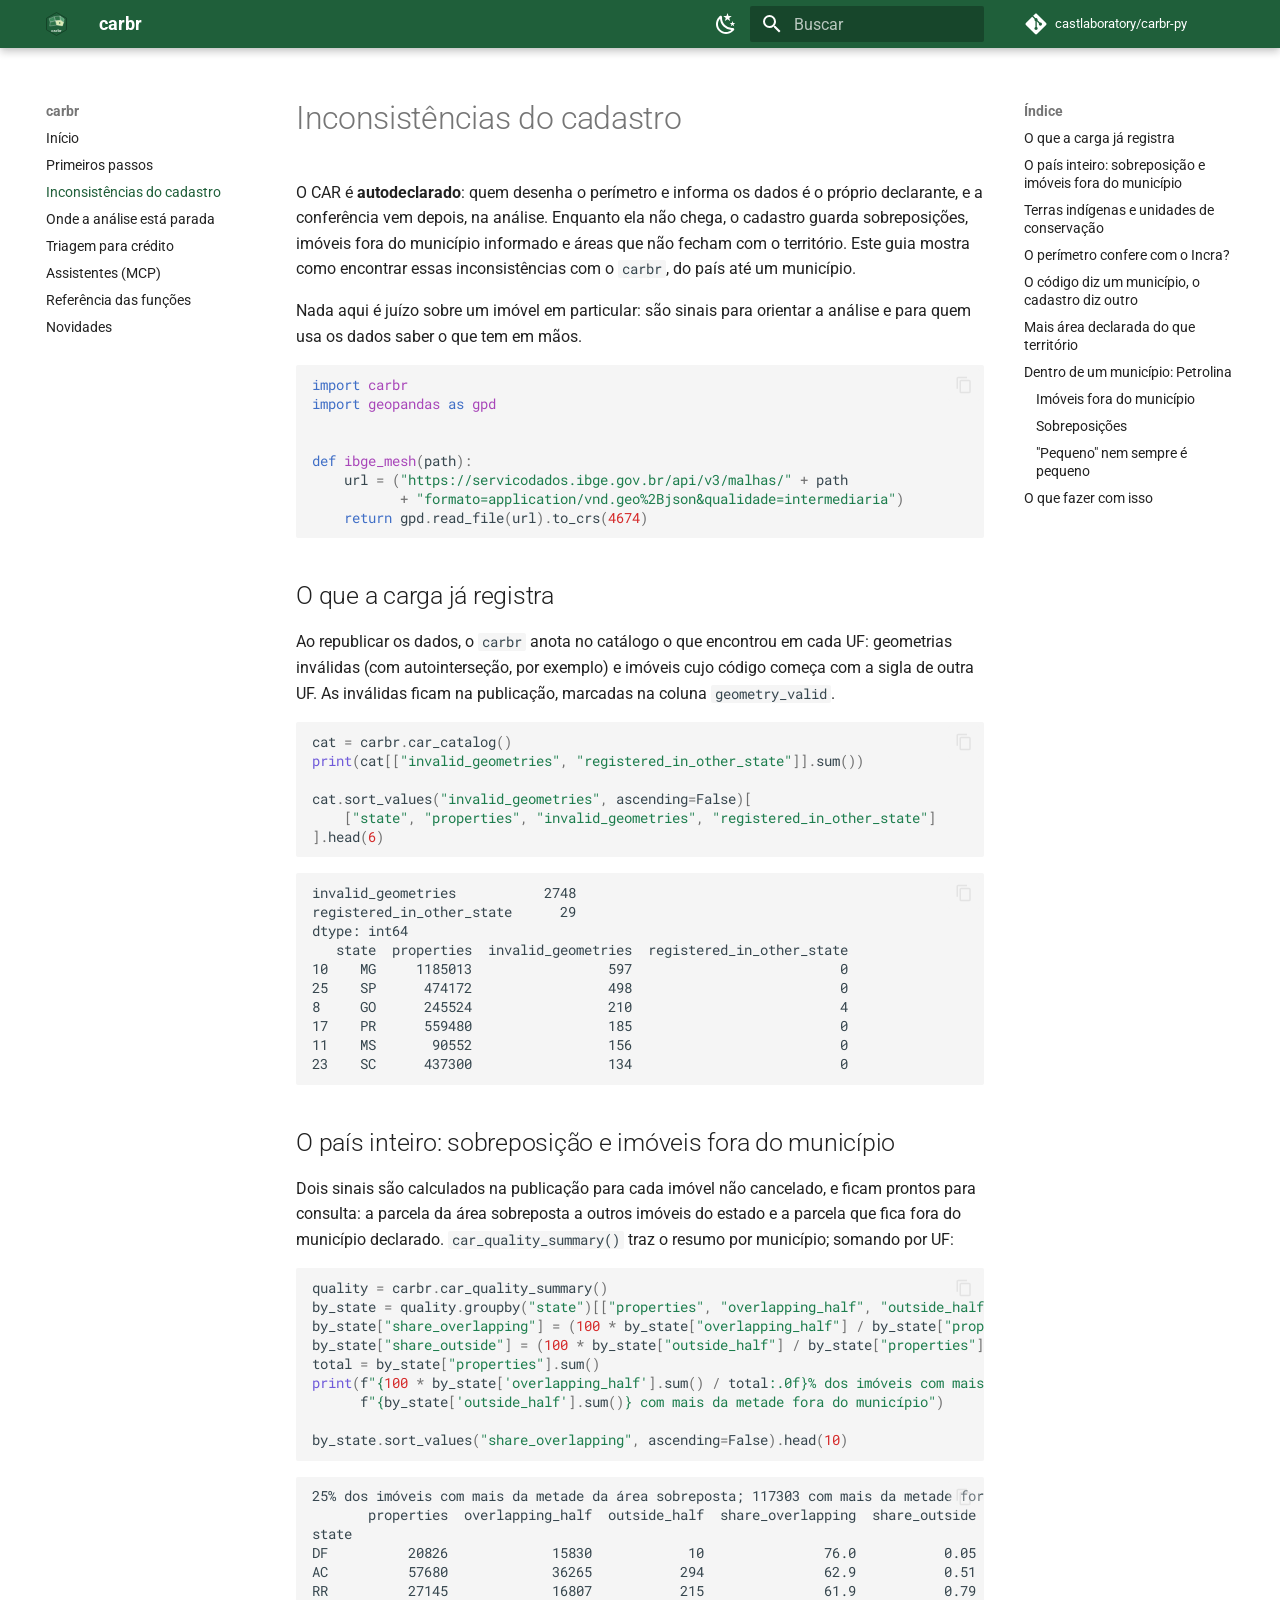
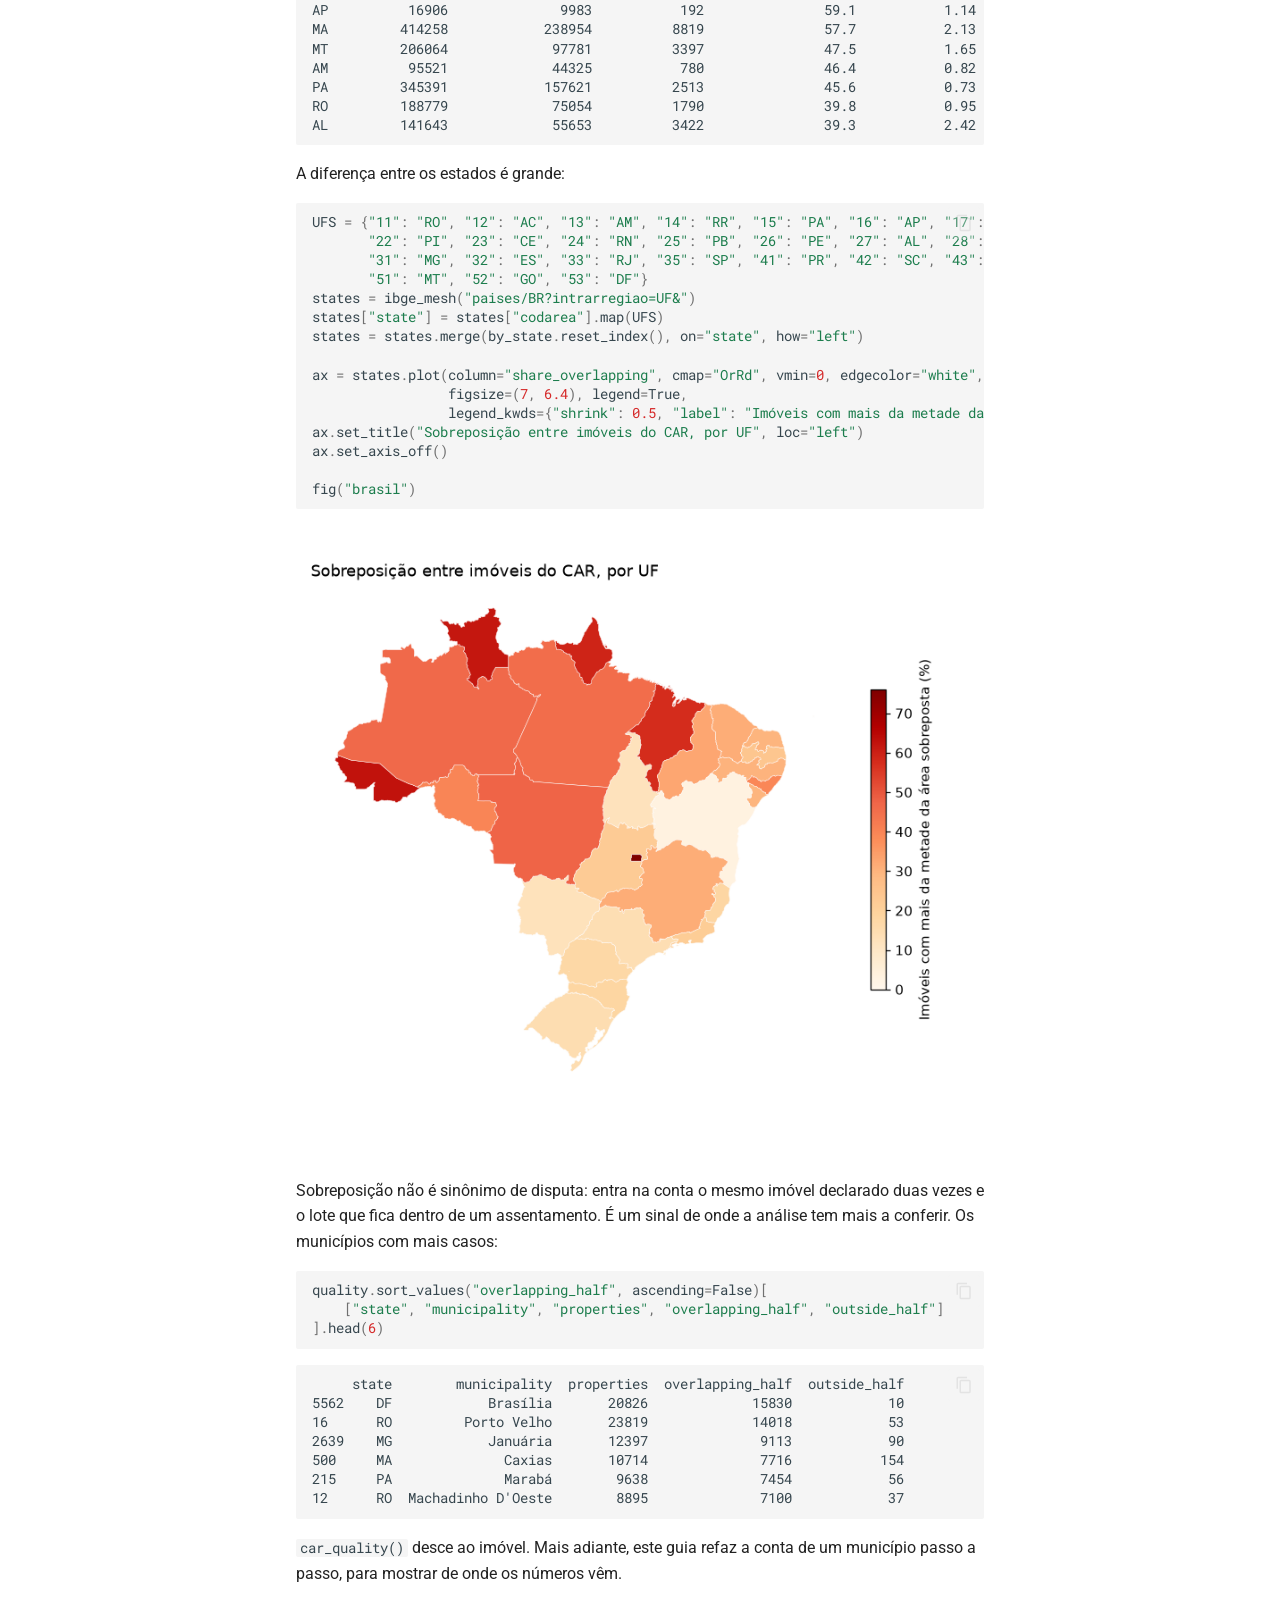
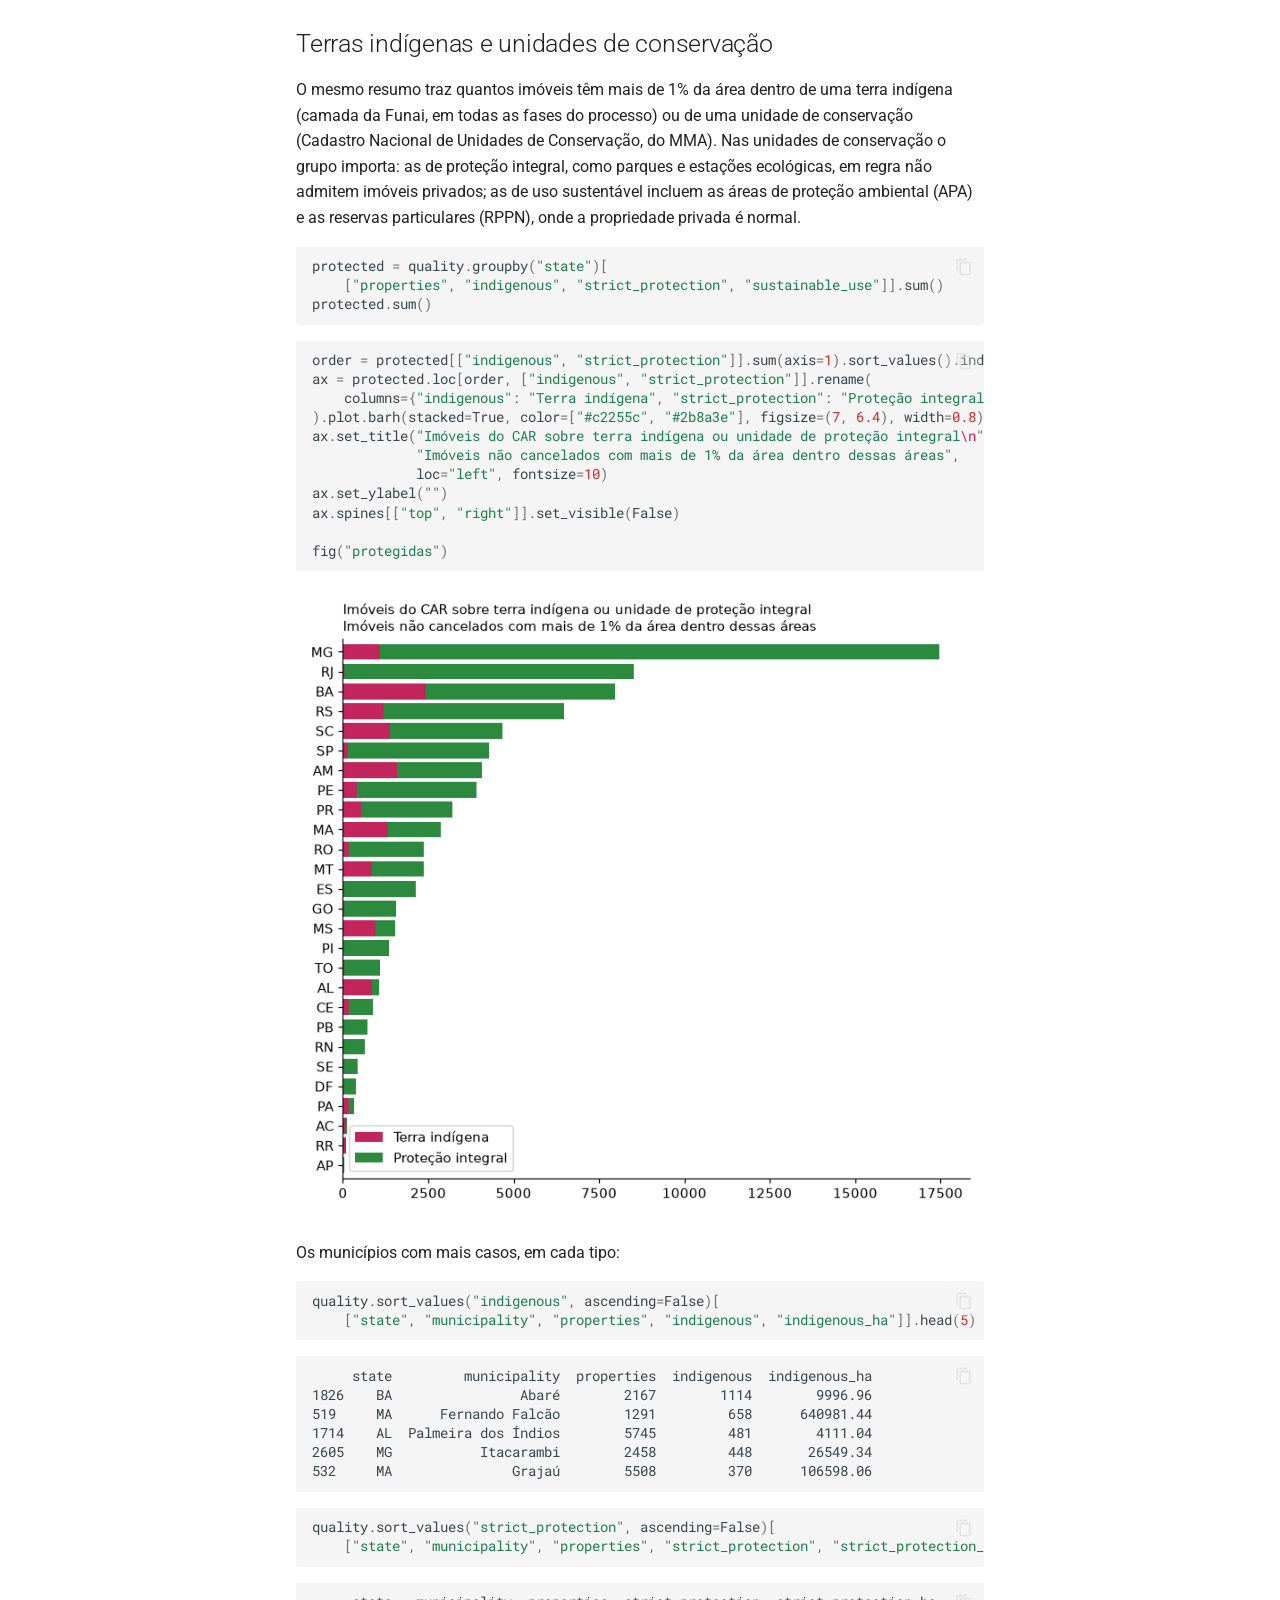
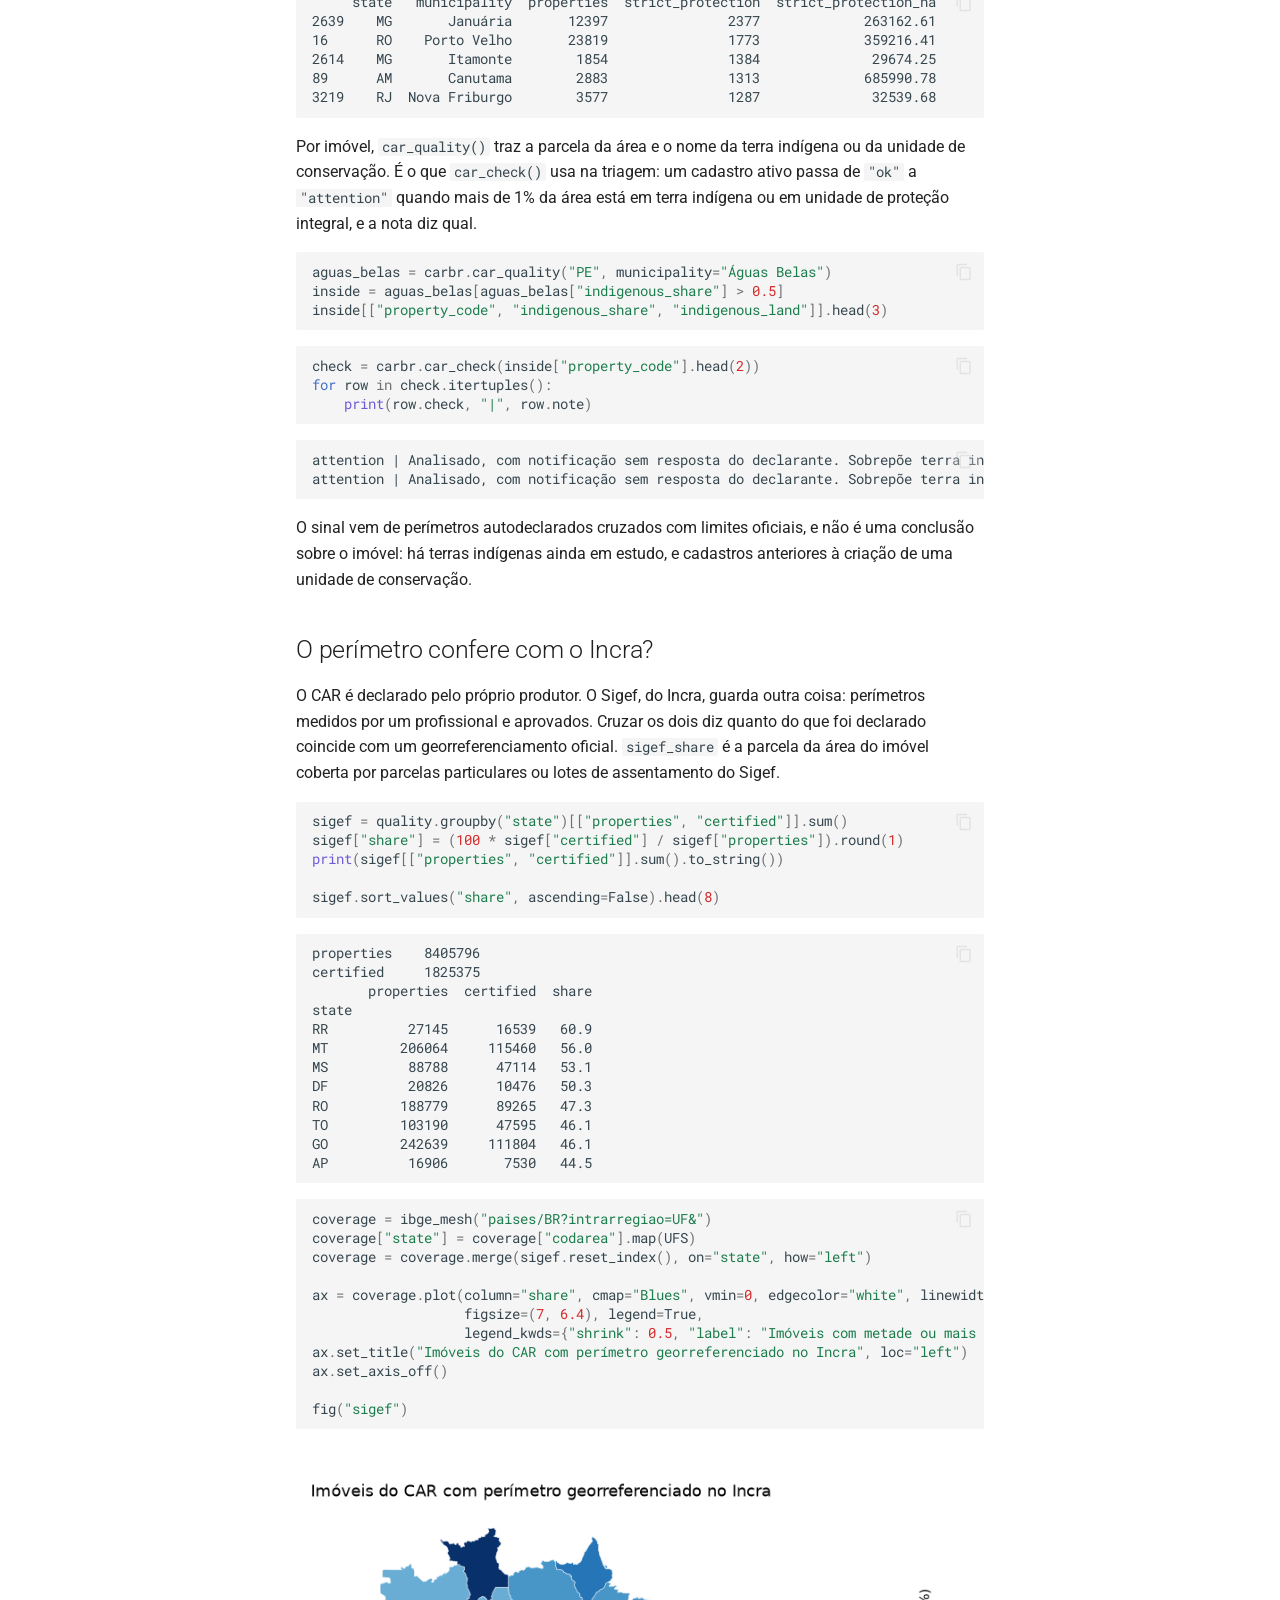
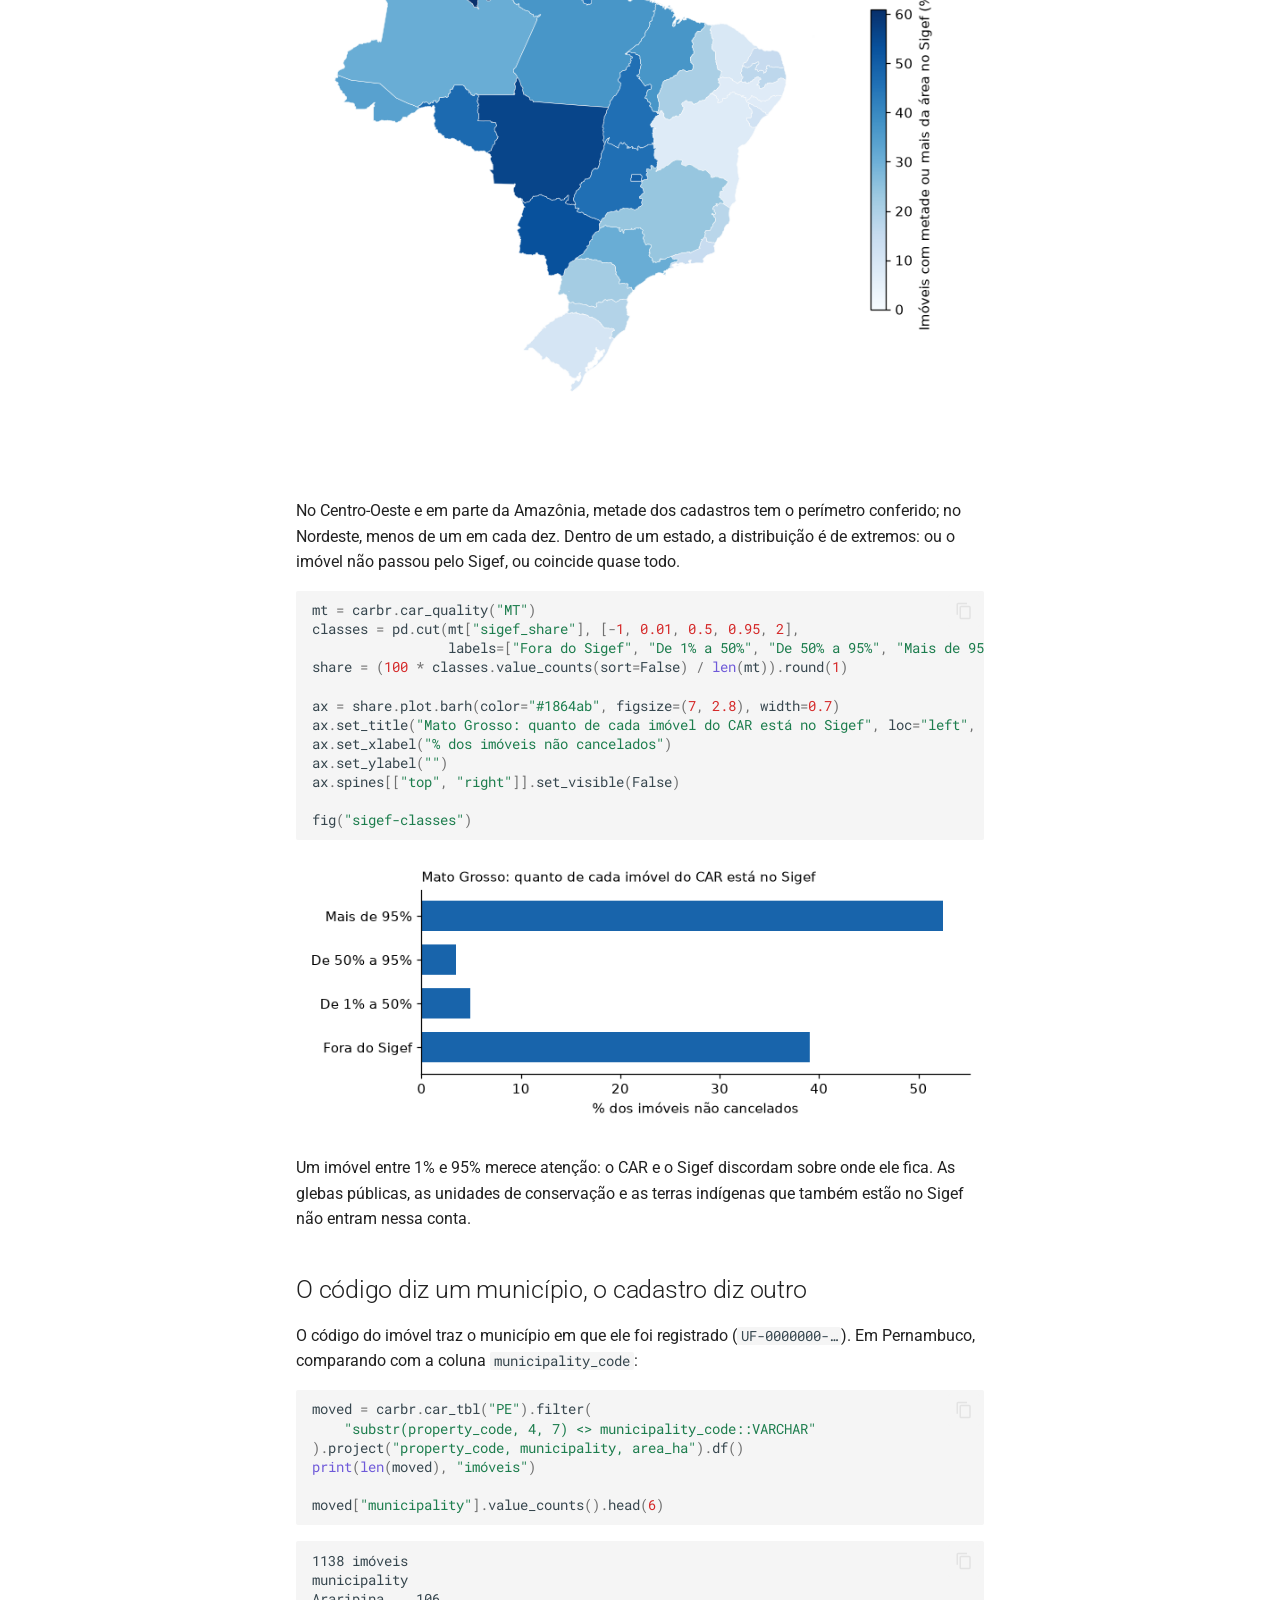
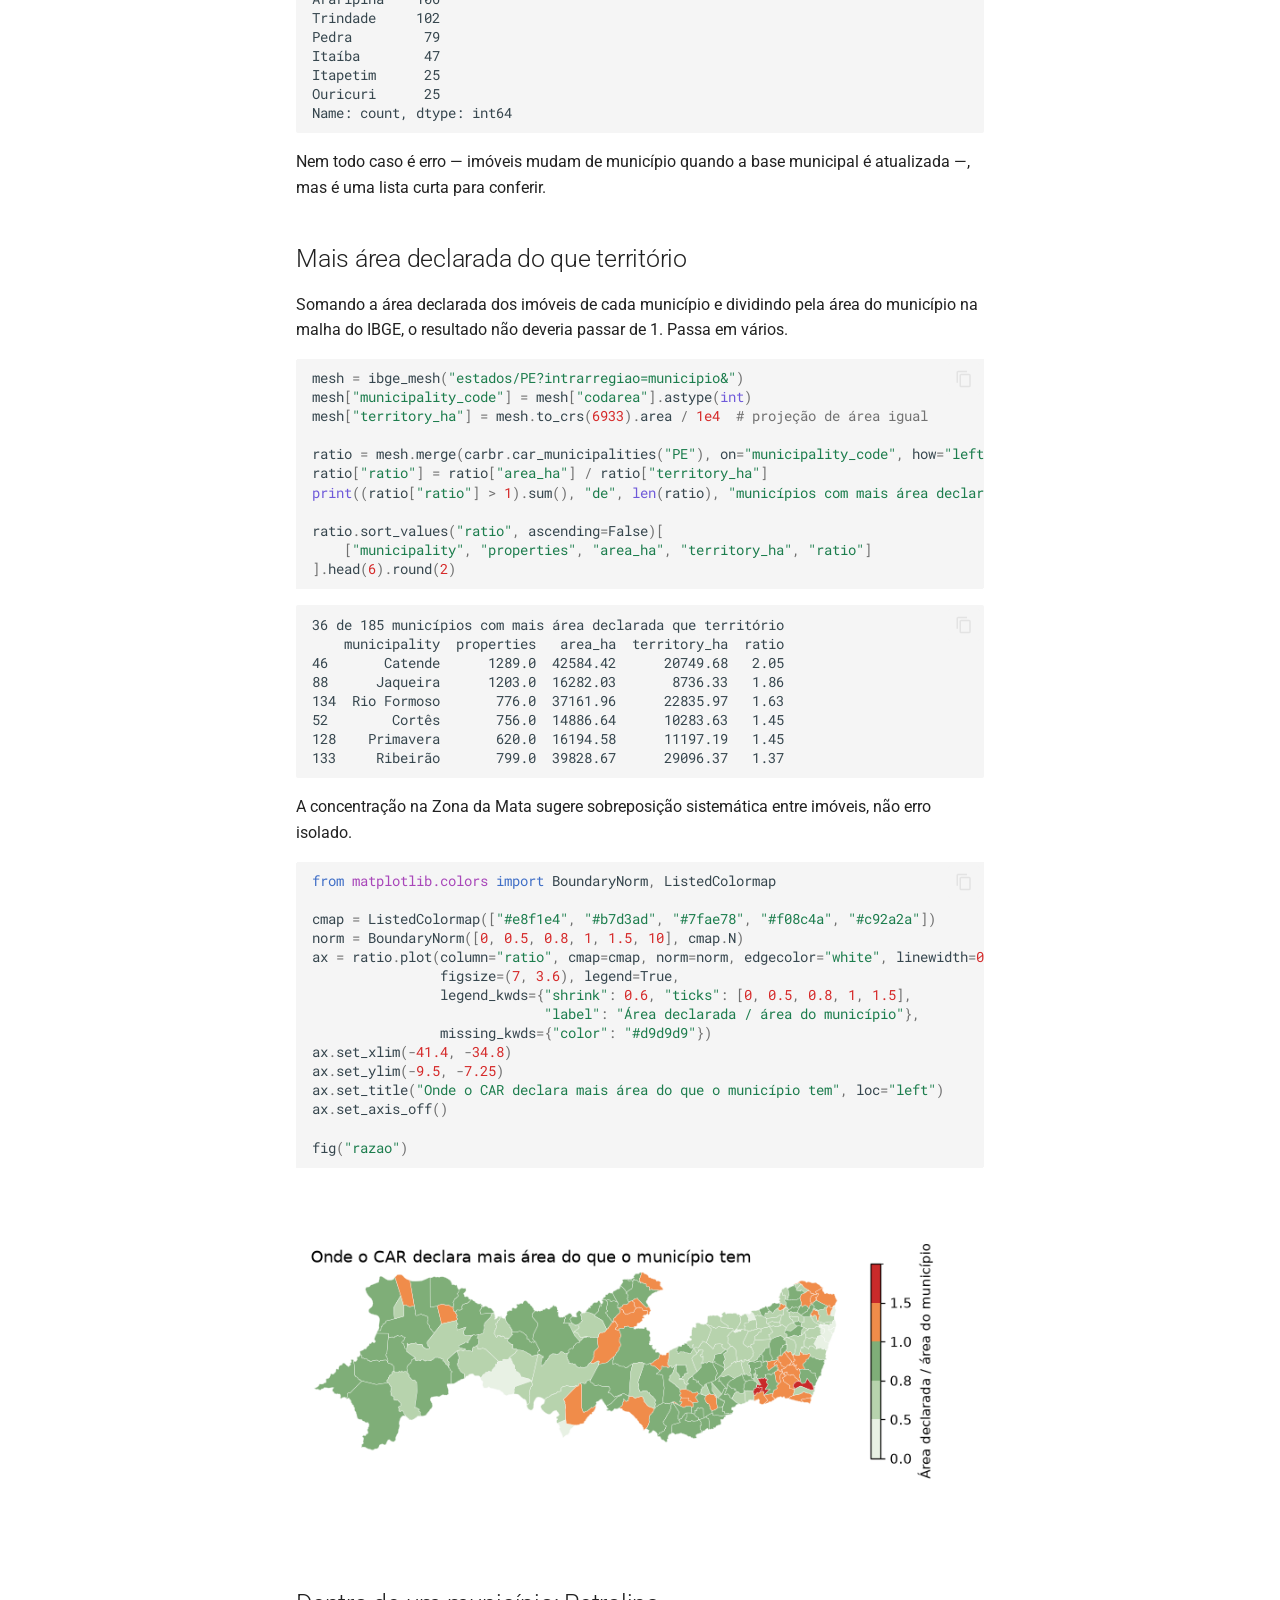
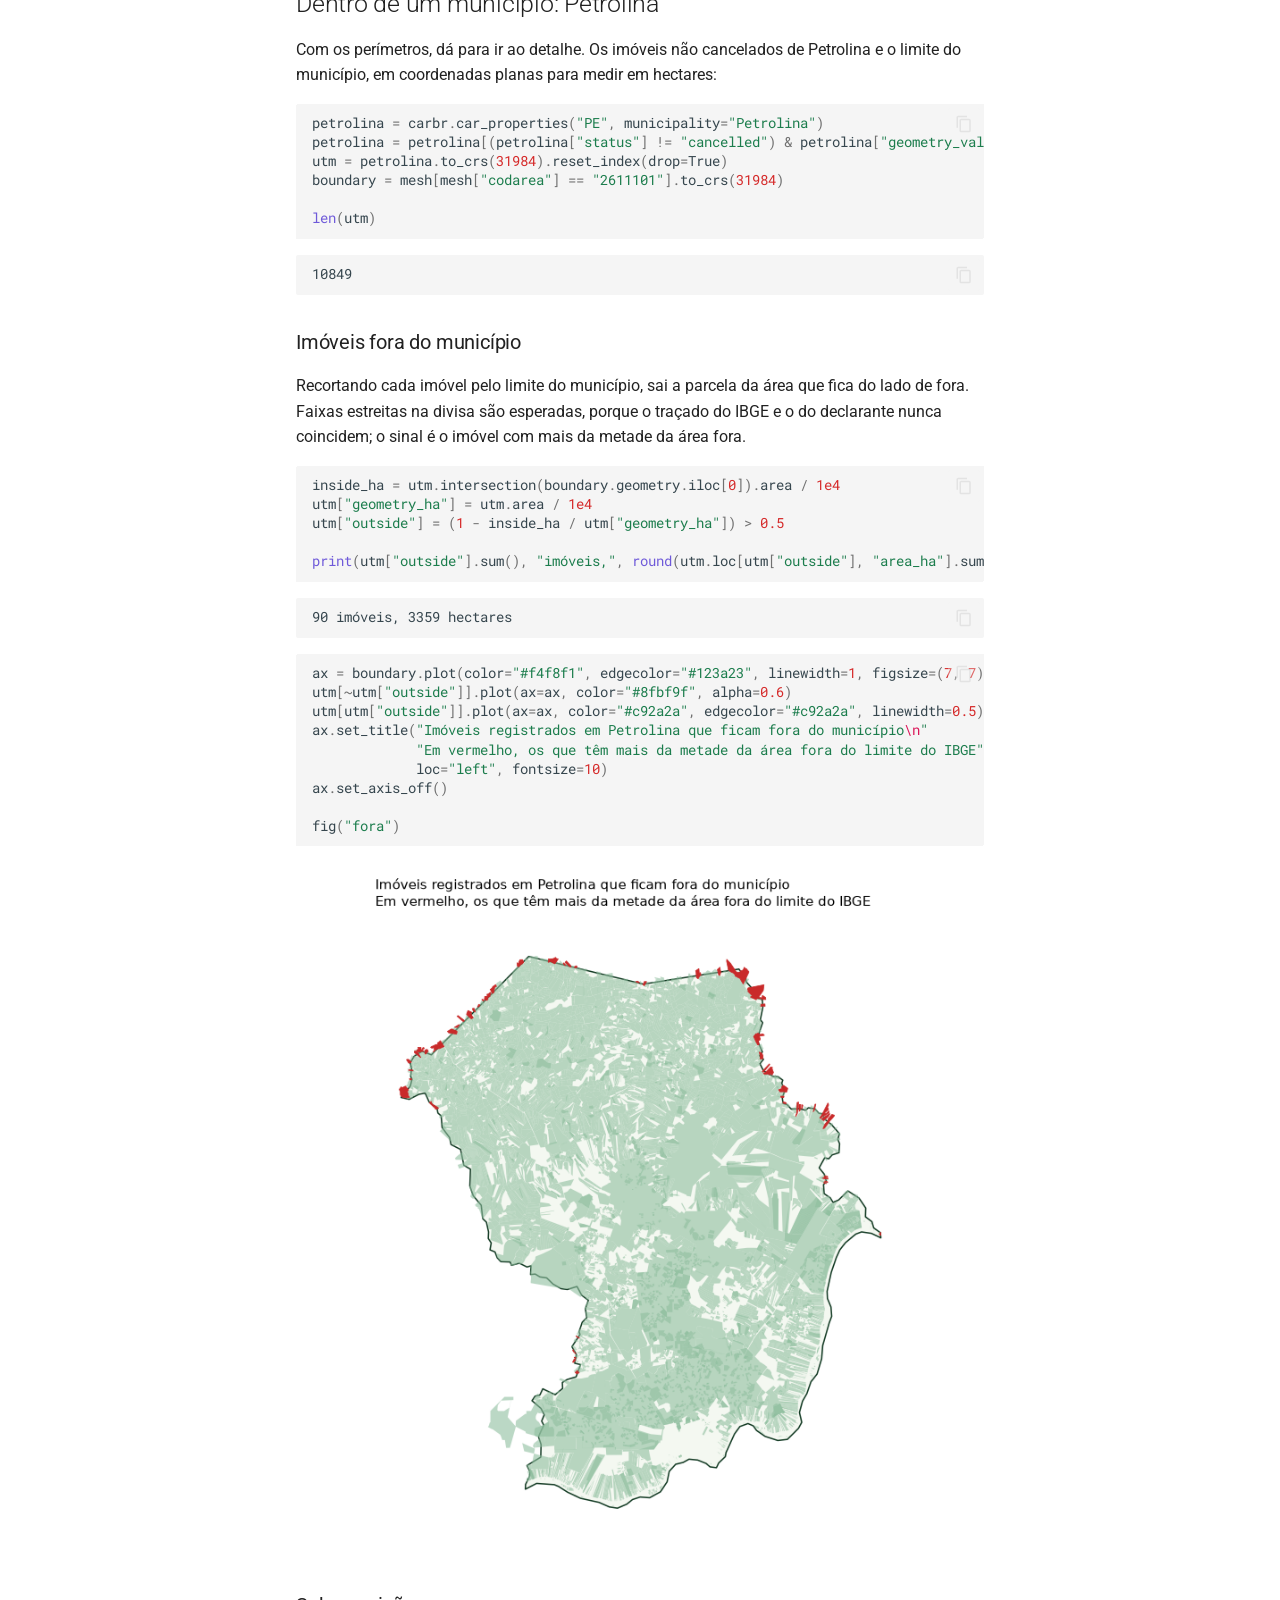
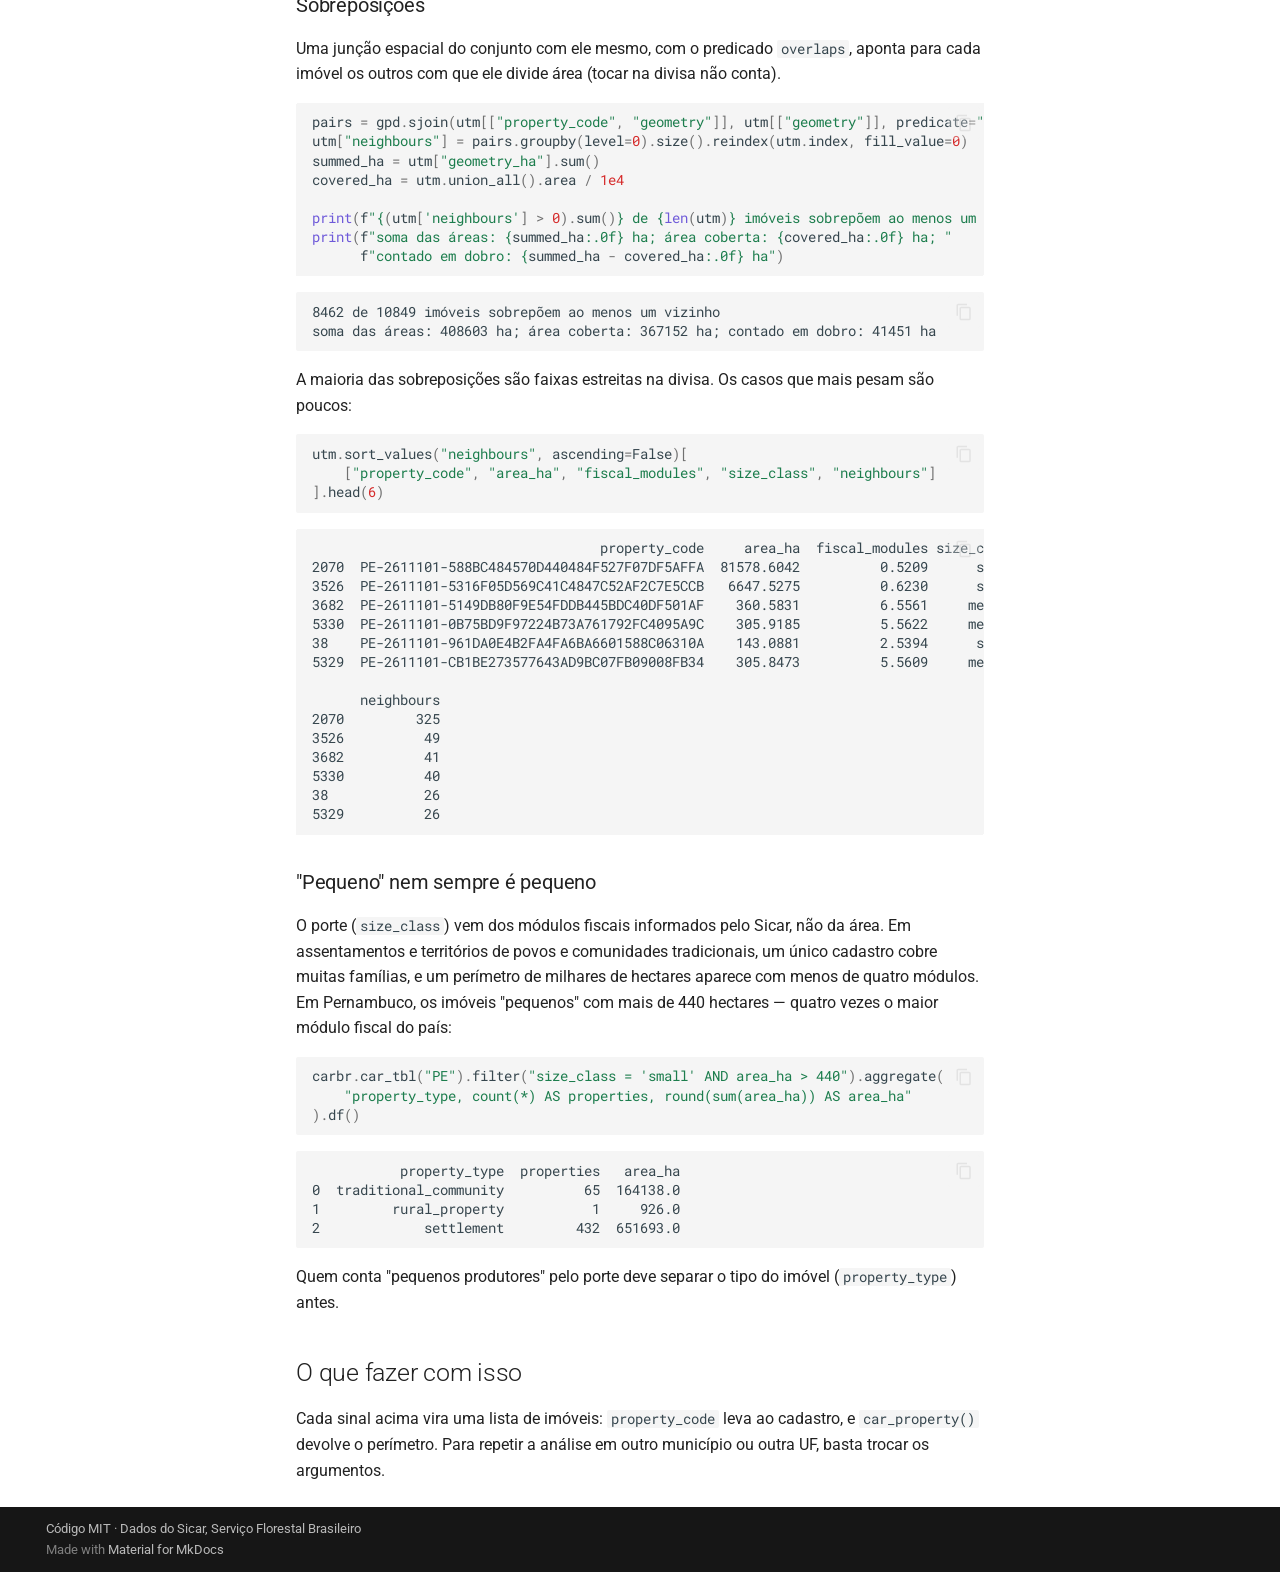
<file: inconsistencias/index.html>
<!doctype html>
<html lang="pt" class="no-js">
  <head>
    
      <meta charset="utf-8">
      <meta name="viewport" content="width=device-width,initial-scale=1">
      
        <meta name="description" content="O Cadastro Ambiental Rural (CAR) no Python, sem baixar a base inteira">
      
      
      
        <link rel="canonical" href="https://castlaboratory.github.io/carbr-py/inconsistencias/">
      
      
        <link rel="prev" href="../primeiros-passos/">
      
      
        <link rel="next" href="../fila-da-analise/">
      
      
        
      
      
      <link rel="icon" href="../assets/logo.svg">
      <meta name="generator" content="mkdocs-1.6.1, mkdocs-material-9.8.2">
    
    
      
        <title>Inconsistências do cadastro - carbr</title>
      
    
    
      <link rel="stylesheet" href="../assets/stylesheets/main.57a0d79d.min.css">
      
        
        <link rel="stylesheet" href="../assets/stylesheets/palette.fb2fffe2.min.css">
      
      


    
    
      
    
    
      
        
        
        <link rel="preconnect" href="https://fonts.gstatic.com" crossorigin>
        <link rel="stylesheet" href="https://fonts.googleapis.com/css?family=Roboto:300,300i,400,400i,700,700i%7CRoboto+Mono:400,400i,700,700i&display=fallback">
        <style>:root{--md-text-font:"Roboto";--md-code-font:"Roboto Mono"}</style>
      
    
    
      <link rel="stylesheet" href="../assets/_mkdocstrings.css">
    
      <link rel="stylesheet" href="../assets/extra.css">
    
    <script>__md_scope=new URL("..",location),__md_hash=e=>[...e].reduce(((e,_)=>(e<<5)-e+_.charCodeAt(0)),0),__md_get=(e,_=localStorage,t=__md_scope)=>JSON.parse(_.getItem(t.pathname+"."+e)),__md_set=(e,_,t=localStorage,a=__md_scope)=>{try{t.setItem(a.pathname+"."+e,JSON.stringify(_))}catch(e){}}</script>
    
      

    
    
  </head>
  
  
    
    
      
    
    
    
    
    <body dir="ltr" data-md-color-scheme="default" data-md-color-primary="custom" data-md-color-accent="custom">
  
    
    <input class="md-toggle" data-md-toggle="drawer" type="checkbox" id="__drawer" autocomplete="off">
    <input class="md-toggle" data-md-toggle="search" type="checkbox" id="__search" autocomplete="off">
    <label class="md-overlay" for="__drawer"></label>
    <div data-md-component="skip">
      
        
        <a href="#inconsistencias-do-cadastro" class="md-skip">
          Pular para conteúdo
        </a>
      
    </div>
    <div data-md-component="announce">
      
    </div>
    
    
      

  

<header class="md-header md-header--shadow" data-md-component="header">
  <nav class="md-header__inner md-grid" aria-label="Cabeçalho">
    <a href=".." title="carbr" class="md-header__button md-logo" aria-label="carbr" data-md-component="logo">
      
  <img src="../assets/logo.svg" alt="logo">

    </a>
    <label class="md-header__button md-icon" for="__drawer">
      
      <svg xmlns="http://www.w3.org/2000/svg" viewBox="0 0 24 24"><path d="M3 6h18v2H3zm0 5h18v2H3zm0 5h18v2H3z"/></svg>
    </label>
    <div class="md-header__title" data-md-component="header-title">
      <div class="md-header__ellipsis">
        <div class="md-header__topic">
          <span class="md-ellipsis">
            carbr
          </span>
        </div>
        <div class="md-header__topic" data-md-component="header-topic">
          <span class="md-ellipsis">
            
              Inconsistências do cadastro
            
          </span>
        </div>
      </div>
    </div>
    
      
        <form class="md-header__option" data-md-component="palette">
  
    
    
    
    <input class="md-option" data-md-color-media="" data-md-color-scheme="default" data-md-color-primary="custom" data-md-color-accent="custom"  aria-label="Modo escuro"  type="radio" name="__palette" id="__palette_0">
    
      <label class="md-header__button md-icon" title="Modo escuro" for="__palette_1" hidden>
        <svg xmlns="http://www.w3.org/2000/svg" viewBox="0 0 24 24"><path d="m17.75 4.09-2.53 1.94.91 3.06-2.63-1.81-2.63 1.81.91-3.06-2.53-1.94L12.44 4l1.06-3 1.06 3zm3.5 6.91-1.64 1.25.59 1.98-1.7-1.17-1.7 1.17.59-1.98L15.75 11l2.06-.05L18.5 9l.69 1.95zm-2.28 4.95c.83-.08 1.72 1.1 1.19 1.85-.32.45-.66.87-1.08 1.27C15.17 23 8.84 23 4.94 19.07c-3.91-3.9-3.91-10.24 0-14.14.4-.4.82-.76 1.27-1.08.75-.53 1.93.36 1.85 1.19-.27 2.86.69 5.83 2.89 8.02a9.96 9.96 0 0 0 8.02 2.89m-1.64 2.02a12.08 12.08 0 0 1-7.8-3.47c-2.17-2.19-3.33-5-3.49-7.82-2.81 3.14-2.7 7.96.31 10.98 3.02 3.01 7.84 3.12 10.98.31"/></svg>
      </label>
    
  
    
    
    
    <input class="md-option" data-md-color-media="" data-md-color-scheme="slate" data-md-color-primary="custom" data-md-color-accent="custom"  aria-label="Modo claro"  type="radio" name="__palette" id="__palette_1">
    
      <label class="md-header__button md-icon" title="Modo claro" for="__palette_0" hidden>
        <svg xmlns="http://www.w3.org/2000/svg" viewBox="0 0 24 24"><path d="M12 7a5 5 0 0 1 5 5 5 5 0 0 1-5 5 5 5 0 0 1-5-5 5 5 0 0 1 5-5m0 2a3 3 0 0 0-3 3 3 3 0 0 0 3 3 3 3 0 0 0 3-3 3 3 0 0 0-3-3m0-7 2.39 3.42C13.65 5.15 12.84 5 12 5s-1.65.15-2.39.42zM3.34 7l4.16-.35A7.2 7.2 0 0 0 5.94 8.5c-.44.74-.69 1.5-.83 2.29zm.02 10 1.76-3.77a7.131 7.131 0 0 0 2.38 4.14zM20.65 7l-1.77 3.79a7.02 7.02 0 0 0-2.38-4.15zm-.01 10-4.14.36c.59-.51 1.12-1.14 1.54-1.86.42-.73.69-1.5.83-2.29zM12 22l-2.41-3.44c.74.27 1.55.44 2.41.44.82 0 1.63-.17 2.37-.44z"/></svg>
      </label>
    
  
</form>
      
    
    
      <script>var palette=__md_get("__palette");if(palette&&palette.color){if("(prefers-color-scheme)"===palette.color.media){var media=matchMedia("(prefers-color-scheme: light)"),input=document.querySelector(media.matches?"[data-md-color-media='(prefers-color-scheme: light)']":"[data-md-color-media='(prefers-color-scheme: dark)']");palette.color.media=input.getAttribute("data-md-color-media"),palette.color.scheme=input.getAttribute("data-md-color-scheme"),palette.color.primary=input.getAttribute("data-md-color-primary"),palette.color.accent=input.getAttribute("data-md-color-accent")}for(var[key,value]of Object.entries(palette.color))document.body.setAttribute("data-md-color-"+key,value)}</script>
    
    
    
      
      
        <label class="md-header__button md-icon" for="__search">
          
          <svg xmlns="http://www.w3.org/2000/svg" viewBox="0 0 24 24"><path d="M9.5 3A6.5 6.5 0 0 1 16 9.5c0 1.61-.59 3.09-1.56 4.23l.27.27h.79l5 5-1.5 1.5-5-5v-.79l-.27-.27A6.52 6.52 0 0 1 9.5 16 6.5 6.5 0 0 1 3 9.5 6.5 6.5 0 0 1 9.5 3m0 2C7 5 5 7 5 9.5S7 14 9.5 14 14 12 14 9.5 12 5 9.5 5"/></svg>
        </label>
        <div class="md-search" data-md-component="search" role="dialog">
  <label class="md-search__overlay" for="__search"></label>
  <div class="md-search__inner" role="search">
    <form class="md-search__form" name="search">
      <input type="text" class="md-search__input" name="query" aria-label="Buscar" placeholder="Buscar" autocapitalize="off" autocorrect="off" autocomplete="off" spellcheck="false" data-md-component="search-query" required>
      <label class="md-search__icon md-icon" for="__search">
        
        <svg xmlns="http://www.w3.org/2000/svg" viewBox="0 0 24 24"><path d="M9.5 3A6.5 6.5 0 0 1 16 9.5c0 1.61-.59 3.09-1.56 4.23l.27.27h.79l5 5-1.5 1.5-5-5v-.79l-.27-.27A6.52 6.52 0 0 1 9.5 16 6.5 6.5 0 0 1 3 9.5 6.5 6.5 0 0 1 9.5 3m0 2C7 5 5 7 5 9.5S7 14 9.5 14 14 12 14 9.5 12 5 9.5 5"/></svg>
        
        <svg xmlns="http://www.w3.org/2000/svg" viewBox="0 0 24 24"><path d="M20 11v2H8l5.5 5.5-1.42 1.42L4.16 12l7.92-7.92L13.5 5.5 8 11z"/></svg>
      </label>
      <nav class="md-search__options" aria-label="Pesquisar">
        
        <button type="reset" class="md-search__icon md-icon" title="Limpar" aria-label="Limpar" tabindex="-1">
          
          <svg xmlns="http://www.w3.org/2000/svg" viewBox="0 0 24 24"><path d="M19 6.41 17.59 5 12 10.59 6.41 5 5 6.41 10.59 12 5 17.59 6.41 19 12 13.41 17.59 19 19 17.59 13.41 12z"/></svg>
        </button>
      </nav>
      
    </form>
    <div class="md-search__output">
      <div class="md-search__scrollwrap" tabindex="0" data-md-scrollfix>
        <div class="md-search-result" data-md-component="search-result">
          <div class="md-search-result__meta">
            Inicializando busca
          </div>
          <ol class="md-search-result__list" role="presentation"></ol>
        </div>
      </div>
    </div>
  </div>
</div>
      
    
    
      <div class="md-header__source">
        <a href="https://github.com/castlaboratory/carbr-py" title="Ir para repositório" class="md-source" data-md-component="source">
  <div class="md-source__icon md-icon">
    
    <svg xmlns="http://www.w3.org/2000/svg" viewBox="0 0 448 512"><!--! Font Awesome Free 7.1.0 by @fontawesome - https://fontawesome.com License - https://fontawesome.com/license/free (Icons: CC BY 4.0, Fonts: SIL OFL 1.1, Code: MIT License) Copyright 2025 Fonticons, Inc.--><path d="M439.6 236.1 244 40.5c-5.4-5.5-12.8-8.5-20.4-8.5s-15 3-20.4 8.4L162.5 81l51.5 51.5c27.1-9.1 52.7 16.8 43.4 43.7l49.7 49.7c34.2-11.8 61.2 31 35.5 56.7-26.5 26.5-70.2-2.9-56-37.3L240.3 199v121.9c25.3 12.5 22.3 41.8 9.1 55-6.4 6.4-15.2 10.1-24.3 10.1s-17.8-3.6-24.3-10.1c-17.6-17.6-11.1-46.9 11.2-56v-123c-20.8-8.5-24.6-30.7-18.6-45L142.6 101 8.5 235.1C3 240.6 0 247.9 0 255.5s3 15 8.5 20.4l195.6 195.7c5.4 5.4 12.7 8.4 20.4 8.4s15-3 20.4-8.4l194.7-194.7c5.4-5.4 8.4-12.8 8.4-20.4s-3-15-8.4-20.4"/></svg>
  </div>
  <div class="md-source__repository">
    castlaboratory/carbr-py
  </div>
</a>
      </div>
    
  </nav>
  
</header>
    
    <div class="md-container" data-md-component="container">
      
      
        
          
        
      
      <main class="md-main" data-md-component="main">
        <div class="md-main__inner md-grid">
          
            
              
              <div class="md-sidebar md-sidebar--primary" data-md-component="sidebar" data-md-type="navigation" >
                <div class="md-sidebar__scrollwrap">
                  <div class="md-sidebar__inner">
                    



<nav class="md-nav md-nav--primary" aria-label="Navegação" data-md-level="0">
  <label class="md-nav__title" for="__drawer">
    <a href=".." title="carbr" class="md-nav__button md-logo" aria-label="carbr" data-md-component="logo">
      
  <img src="../assets/logo.svg" alt="logo">

    </a>
    carbr
  </label>
  
    <div class="md-nav__source">
      <a href="https://github.com/castlaboratory/carbr-py" title="Ir para repositório" class="md-source" data-md-component="source">
  <div class="md-source__icon md-icon">
    
    <svg xmlns="http://www.w3.org/2000/svg" viewBox="0 0 448 512"><!--! Font Awesome Free 7.1.0 by @fontawesome - https://fontawesome.com License - https://fontawesome.com/license/free (Icons: CC BY 4.0, Fonts: SIL OFL 1.1, Code: MIT License) Copyright 2025 Fonticons, Inc.--><path d="M439.6 236.1 244 40.5c-5.4-5.5-12.8-8.5-20.4-8.5s-15 3-20.4 8.4L162.5 81l51.5 51.5c27.1-9.1 52.7 16.8 43.4 43.7l49.7 49.7c34.2-11.8 61.2 31 35.5 56.7-26.5 26.5-70.2-2.9-56-37.3L240.3 199v121.9c25.3 12.5 22.3 41.8 9.1 55-6.4 6.4-15.2 10.1-24.3 10.1s-17.8-3.6-24.3-10.1c-17.6-17.6-11.1-46.9 11.2-56v-123c-20.8-8.5-24.6-30.7-18.6-45L142.6 101 8.5 235.1C3 240.6 0 247.9 0 255.5s3 15 8.5 20.4l195.6 195.7c5.4 5.4 12.7 8.4 20.4 8.4s15-3 20.4-8.4l194.7-194.7c5.4-5.4 8.4-12.8 8.4-20.4s-3-15-8.4-20.4"/></svg>
  </div>
  <div class="md-source__repository">
    castlaboratory/carbr-py
  </div>
</a>
    </div>
  
  <ul class="md-nav__list" data-md-scrollfix>
    
      
      
  
  
  
  
    <li class="md-nav__item">
      <a href=".." class="md-nav__link">
        
  
  
  <span class="md-ellipsis">
    
  
    Início
  

    
  </span>
  
  

      </a>
    </li>
  

    
      
      
  
  
  
  
    <li class="md-nav__item">
      <a href="../primeiros-passos/" class="md-nav__link">
        
  
  
  <span class="md-ellipsis">
    
  
    Primeiros passos
  

    
  </span>
  
  

      </a>
    </li>
  

    
      
      
  
  
    
  
  
  
    <li class="md-nav__item md-nav__item--active">
      
      <input class="md-nav__toggle md-toggle" type="checkbox" id="__toc">
      
      
        
      
      
        <label class="md-nav__link md-nav__link--active" for="__toc">
          
  
  
  <span class="md-ellipsis">
    
  
    Inconsistências do cadastro
  

    
  </span>
  
  

          <span class="md-nav__icon md-icon"></span>
        </label>
      
      <a href="./" class="md-nav__link md-nav__link--active">
        
  
  
  <span class="md-ellipsis">
    
  
    Inconsistências do cadastro
  

    
  </span>
  
  

      </a>
      
        

<nav class="md-nav md-nav--secondary" aria-label="Índice">
  
  
  
    
  
  
    <label class="md-nav__title" for="__toc">
      <span class="md-nav__icon md-icon"></span>
      Índice
    </label>
    <ul class="md-nav__list" data-md-component="toc" data-md-scrollfix>
      
        <li class="md-nav__item">
  <a href="#o-que-a-carga-ja-registra" class="md-nav__link">
    <span class="md-ellipsis">
      
        O que a carga já registra
      
    </span>
  </a>
  
</li>
      
        <li class="md-nav__item">
  <a href="#o-pais-inteiro-sobreposicao-e-imoveis-fora-do-municipio" class="md-nav__link">
    <span class="md-ellipsis">
      
        O país inteiro: sobreposição e imóveis fora do município
      
    </span>
  </a>
  
</li>
      
        <li class="md-nav__item">
  <a href="#terras-indigenas-e-unidades-de-conservacao" class="md-nav__link">
    <span class="md-ellipsis">
      
        Terras indígenas e unidades de conservação
      
    </span>
  </a>
  
</li>
      
        <li class="md-nav__item">
  <a href="#o-perimetro-confere-com-o-incra" class="md-nav__link">
    <span class="md-ellipsis">
      
        O perímetro confere com o Incra?
      
    </span>
  </a>
  
</li>
      
        <li class="md-nav__item">
  <a href="#o-codigo-diz-um-municipio-o-cadastro-diz-outro" class="md-nav__link">
    <span class="md-ellipsis">
      
        O código diz um município, o cadastro diz outro
      
    </span>
  </a>
  
</li>
      
        <li class="md-nav__item">
  <a href="#mais-area-declarada-do-que-territorio" class="md-nav__link">
    <span class="md-ellipsis">
      
        Mais área declarada do que território
      
    </span>
  </a>
  
</li>
      
        <li class="md-nav__item">
  <a href="#dentro-de-um-municipio-petrolina" class="md-nav__link">
    <span class="md-ellipsis">
      
        Dentro de um município: Petrolina
      
    </span>
  </a>
  
    <nav class="md-nav" aria-label="Dentro de um município: Petrolina">
      <ul class="md-nav__list">
        
          <li class="md-nav__item">
  <a href="#imoveis-fora-do-municipio" class="md-nav__link">
    <span class="md-ellipsis">
      
        Imóveis fora do município
      
    </span>
  </a>
  
</li>
        
          <li class="md-nav__item">
  <a href="#sobreposicoes" class="md-nav__link">
    <span class="md-ellipsis">
      
        Sobreposições
      
    </span>
  </a>
  
</li>
        
          <li class="md-nav__item">
  <a href="#pequeno-nem-sempre-e-pequeno" class="md-nav__link">
    <span class="md-ellipsis">
      
        "Pequeno" nem sempre é pequeno
      
    </span>
  </a>
  
</li>
        
      </ul>
    </nav>
  
</li>
      
        <li class="md-nav__item">
  <a href="#o-que-fazer-com-isso" class="md-nav__link">
    <span class="md-ellipsis">
      
        O que fazer com isso
      
    </span>
  </a>
  
</li>
      
    </ul>
  
</nav>
      
    </li>
  

    
      
      
  
  
  
  
    <li class="md-nav__item">
      <a href="../fila-da-analise/" class="md-nav__link">
        
  
  
  <span class="md-ellipsis">
    
  
    Onde a análise está parada
  

    
  </span>
  
  

      </a>
    </li>
  

    
      
      
  
  
  
  
    <li class="md-nav__item">
      <a href="../triagem/" class="md-nav__link">
        
  
  
  <span class="md-ellipsis">
    
  
    Triagem para crédito
  

    
  </span>
  
  

      </a>
    </li>
  

    
      
      
  
  
  
  
    <li class="md-nav__item">
      <a href="../assistentes/" class="md-nav__link">
        
  
  
  <span class="md-ellipsis">
    
  
    Assistentes (MCP)
  

    
  </span>
  
  

      </a>
    </li>
  

    
      
      
  
  
  
  
    <li class="md-nav__item">
      <a href="../api/" class="md-nav__link">
        
  
  
  <span class="md-ellipsis">
    
  
    Referência das funções
  

    
  </span>
  
  

      </a>
    </li>
  

    
      
      
  
  
  
  
    <li class="md-nav__item">
      <a href="../news/" class="md-nav__link">
        
  
  
  <span class="md-ellipsis">
    
  
    Novidades
  

    
  </span>
  
  

      </a>
    </li>
  

    
  </ul>
</nav>
                  </div>
                </div>
              </div>
            
            
              
              <div class="md-sidebar md-sidebar--secondary" data-md-component="sidebar" data-md-type="toc" >
                <div class="md-sidebar__scrollwrap">
                  <div class="md-sidebar__inner">
                    

<nav class="md-nav md-nav--secondary" aria-label="Índice">
  
  
  
    
  
  
    <label class="md-nav__title" for="__toc">
      <span class="md-nav__icon md-icon"></span>
      Índice
    </label>
    <ul class="md-nav__list" data-md-component="toc" data-md-scrollfix>
      
        <li class="md-nav__item">
  <a href="#o-que-a-carga-ja-registra" class="md-nav__link">
    <span class="md-ellipsis">
      
        O que a carga já registra
      
    </span>
  </a>
  
</li>
      
        <li class="md-nav__item">
  <a href="#o-pais-inteiro-sobreposicao-e-imoveis-fora-do-municipio" class="md-nav__link">
    <span class="md-ellipsis">
      
        O país inteiro: sobreposição e imóveis fora do município
      
    </span>
  </a>
  
</li>
      
        <li class="md-nav__item">
  <a href="#terras-indigenas-e-unidades-de-conservacao" class="md-nav__link">
    <span class="md-ellipsis">
      
        Terras indígenas e unidades de conservação
      
    </span>
  </a>
  
</li>
      
        <li class="md-nav__item">
  <a href="#o-perimetro-confere-com-o-incra" class="md-nav__link">
    <span class="md-ellipsis">
      
        O perímetro confere com o Incra?
      
    </span>
  </a>
  
</li>
      
        <li class="md-nav__item">
  <a href="#o-codigo-diz-um-municipio-o-cadastro-diz-outro" class="md-nav__link">
    <span class="md-ellipsis">
      
        O código diz um município, o cadastro diz outro
      
    </span>
  </a>
  
</li>
      
        <li class="md-nav__item">
  <a href="#mais-area-declarada-do-que-territorio" class="md-nav__link">
    <span class="md-ellipsis">
      
        Mais área declarada do que território
      
    </span>
  </a>
  
</li>
      
        <li class="md-nav__item">
  <a href="#dentro-de-um-municipio-petrolina" class="md-nav__link">
    <span class="md-ellipsis">
      
        Dentro de um município: Petrolina
      
    </span>
  </a>
  
    <nav class="md-nav" aria-label="Dentro de um município: Petrolina">
      <ul class="md-nav__list">
        
          <li class="md-nav__item">
  <a href="#imoveis-fora-do-municipio" class="md-nav__link">
    <span class="md-ellipsis">
      
        Imóveis fora do município
      
    </span>
  </a>
  
</li>
        
          <li class="md-nav__item">
  <a href="#sobreposicoes" class="md-nav__link">
    <span class="md-ellipsis">
      
        Sobreposições
      
    </span>
  </a>
  
</li>
        
          <li class="md-nav__item">
  <a href="#pequeno-nem-sempre-e-pequeno" class="md-nav__link">
    <span class="md-ellipsis">
      
        "Pequeno" nem sempre é pequeno
      
    </span>
  </a>
  
</li>
        
      </ul>
    </nav>
  
</li>
      
        <li class="md-nav__item">
  <a href="#o-que-fazer-com-isso" class="md-nav__link">
    <span class="md-ellipsis">
      
        O que fazer com isso
      
    </span>
  </a>
  
</li>
      
    </ul>
  
</nav>
                  </div>
                </div>
              </div>
            
          
          
            <div class="md-content" data-md-component="content">
              
              <article class="md-content__inner md-typeset">
                
                  


  
  


<h1 id="inconsistencias-do-cadastro">Inconsistências do cadastro<a class="headerlink" href="#inconsistencias-do-cadastro" title="Permanent link">&para;</a></h1>
<p>O CAR é <strong>autodeclarado</strong>: quem desenha o perímetro e informa os dados é o próprio
declarante, e a conferência vem depois, na análise. Enquanto ela não chega, o cadastro
guarda sobreposições, imóveis fora do município informado e áreas que não fecham com o
território. Este guia mostra como encontrar essas inconsistências com o <code>carbr</code>, do
país até um município.</p>
<p>Nada aqui é juízo sobre um imóvel em particular: são sinais para orientar a análise e
para quem usa os dados saber o que tem em mãos.</p>
<div class="highlight"><pre><span></span><code><span class="kn">import</span><span class="w"> </span><span class="nn">carbr</span>
<span class="kn">import</span><span class="w"> </span><span class="nn">geopandas</span><span class="w"> </span><span class="k">as</span><span class="w"> </span><span class="nn">gpd</span>


<span class="k">def</span><span class="w"> </span><span class="nf">ibge_mesh</span><span class="p">(</span><span class="n">path</span><span class="p">):</span>
    <span class="n">url</span> <span class="o">=</span> <span class="p">(</span><span class="s2">"https://servicodados.ibge.gov.br/api/v3/malhas/"</span> <span class="o">+</span> <span class="n">path</span>
           <span class="o">+</span> <span class="s2">"formato=application/vnd.geo%2Bjson&amp;qualidade=intermediaria"</span><span class="p">)</span>
    <span class="k">return</span> <span class="n">gpd</span><span class="o">.</span><span class="n">read_file</span><span class="p">(</span><span class="n">url</span><span class="p">)</span><span class="o">.</span><span class="n">to_crs</span><span class="p">(</span><span class="mi">4674</span><span class="p">)</span>
</code></pre></div>
<h2 id="o-que-a-carga-ja-registra">O que a carga já registra<a class="headerlink" href="#o-que-a-carga-ja-registra" title="Permanent link">&para;</a></h2>
<p>Ao republicar os dados, o <code>carbr</code> anota no catálogo o que encontrou em cada UF:
geometrias inválidas (com autointerseção, por exemplo) e imóveis cujo código começa
com a sigla de outra UF. As inválidas ficam na publicação, marcadas na coluna
<code>geometry_valid</code>.</p>
<div class="highlight"><pre><span></span><code><span class="n">cat</span> <span class="o">=</span> <span class="n">carbr</span><span class="o">.</span><span class="n">car_catalog</span><span class="p">()</span>
<span class="nb">print</span><span class="p">(</span><span class="n">cat</span><span class="p">[[</span><span class="s2">"invalid_geometries"</span><span class="p">,</span> <span class="s2">"registered_in_other_state"</span><span class="p">]]</span><span class="o">.</span><span class="n">sum</span><span class="p">())</span>

<span class="n">cat</span><span class="o">.</span><span class="n">sort_values</span><span class="p">(</span><span class="s2">"invalid_geometries"</span><span class="p">,</span> <span class="n">ascending</span><span class="o">=</span><span class="kc">False</span><span class="p">)[</span>
    <span class="p">[</span><span class="s2">"state"</span><span class="p">,</span> <span class="s2">"properties"</span><span class="p">,</span> <span class="s2">"invalid_geometries"</span><span class="p">,</span> <span class="s2">"registered_in_other_state"</span><span class="p">]</span>
<span class="p">]</span><span class="o">.</span><span class="n">head</span><span class="p">(</span><span class="mi">6</span><span class="p">)</span>
</code></pre></div>
<div class="highlight"><pre><span></span><code>invalid_geometries           2748
registered_in_other_state      29
dtype: int64
   state  properties  invalid_geometries  registered_in_other_state
10    MG     1185013                 597                          0
25    SP      474172                 498                          0
8     GO      245524                 210                          4
17    PR      559480                 185                          0
11    MS       90552                 156                          0
23    SC      437300                 134                          0
</code></pre></div>
<h2 id="o-pais-inteiro-sobreposicao-e-imoveis-fora-do-municipio">O país inteiro: sobreposição e imóveis fora do município<a class="headerlink" href="#o-pais-inteiro-sobreposicao-e-imoveis-fora-do-municipio" title="Permanent link">&para;</a></h2>
<p>Dois sinais são calculados na publicação para cada imóvel não cancelado, e ficam
prontos para consulta: a parcela da área sobreposta a outros imóveis do estado e a
parcela que fica fora do município declarado. <code>car_quality_summary()</code> traz o resumo
por município; somando por UF:</p>
<div class="highlight"><pre><span></span><code><span class="n">quality</span> <span class="o">=</span> <span class="n">carbr</span><span class="o">.</span><span class="n">car_quality_summary</span><span class="p">()</span>
<span class="n">by_state</span> <span class="o">=</span> <span class="n">quality</span><span class="o">.</span><span class="n">groupby</span><span class="p">(</span><span class="s2">"state"</span><span class="p">)[[</span><span class="s2">"properties"</span><span class="p">,</span> <span class="s2">"overlapping_half"</span><span class="p">,</span> <span class="s2">"outside_half"</span><span class="p">]]</span><span class="o">.</span><span class="n">sum</span><span class="p">()</span>
<span class="n">by_state</span><span class="p">[</span><span class="s2">"share_overlapping"</span><span class="p">]</span> <span class="o">=</span> <span class="p">(</span><span class="mi">100</span> <span class="o">*</span> <span class="n">by_state</span><span class="p">[</span><span class="s2">"overlapping_half"</span><span class="p">]</span> <span class="o">/</span> <span class="n">by_state</span><span class="p">[</span><span class="s2">"properties"</span><span class="p">])</span><span class="o">.</span><span class="n">round</span><span class="p">(</span><span class="mi">1</span><span class="p">)</span>
<span class="n">by_state</span><span class="p">[</span><span class="s2">"share_outside"</span><span class="p">]</span> <span class="o">=</span> <span class="p">(</span><span class="mi">100</span> <span class="o">*</span> <span class="n">by_state</span><span class="p">[</span><span class="s2">"outside_half"</span><span class="p">]</span> <span class="o">/</span> <span class="n">by_state</span><span class="p">[</span><span class="s2">"properties"</span><span class="p">])</span><span class="o">.</span><span class="n">round</span><span class="p">(</span><span class="mi">2</span><span class="p">)</span>
<span class="n">total</span> <span class="o">=</span> <span class="n">by_state</span><span class="p">[</span><span class="s2">"properties"</span><span class="p">]</span><span class="o">.</span><span class="n">sum</span><span class="p">()</span>
<span class="nb">print</span><span class="p">(</span><span class="sa">f</span><span class="s2">"</span><span class="si">{</span><span class="mi">100</span><span class="w"> </span><span class="o">*</span><span class="w"> </span><span class="n">by_state</span><span class="p">[</span><span class="s1">'overlapping_half'</span><span class="p">]</span><span class="o">.</span><span class="n">sum</span><span class="p">()</span><span class="w"> </span><span class="o">/</span><span class="w"> </span><span class="n">total</span><span class="si">:</span><span class="s2">.0f</span><span class="si">}</span><span class="s2">% dos imóveis com mais da metade da área sobreposta;"</span><span class="p">,</span>
      <span class="sa">f</span><span class="s2">"</span><span class="si">{</span><span class="n">by_state</span><span class="p">[</span><span class="s1">'outside_half'</span><span class="p">]</span><span class="o">.</span><span class="n">sum</span><span class="p">()</span><span class="si">}</span><span class="s2"> com mais da metade fora do município"</span><span class="p">)</span>

<span class="n">by_state</span><span class="o">.</span><span class="n">sort_values</span><span class="p">(</span><span class="s2">"share_overlapping"</span><span class="p">,</span> <span class="n">ascending</span><span class="o">=</span><span class="kc">False</span><span class="p">)</span><span class="o">.</span><span class="n">head</span><span class="p">(</span><span class="mi">10</span><span class="p">)</span>
</code></pre></div>
<div class="highlight"><pre><span></span><code>25% dos imóveis com mais da metade da área sobreposta; 117303 com mais da metade fora do município
       properties  overlapping_half  outside_half  share_overlapping  share_outside
state                                                                              
DF          20826             15830            10               76.0           0.05
AC          57680             36265           294               62.9           0.51
RR          27145             16807           215               61.9           0.79
AP          16906              9983           192               59.1           1.14
MA         414258            238954          8819               57.7           2.13
MT         206064             97781          3397               47.5           1.65
AM          95521             44325           780               46.4           0.82
PA         345391            157621          2513               45.6           0.73
RO         188779             75054          1790               39.8           0.95
AL         141643             55653          3422               39.3           2.42
</code></pre></div>
<p>A diferença entre os estados é grande:</p>
<div class="highlight"><pre><span></span><code><span class="n">UFS</span> <span class="o">=</span> <span class="p">{</span><span class="s2">"11"</span><span class="p">:</span> <span class="s2">"RO"</span><span class="p">,</span> <span class="s2">"12"</span><span class="p">:</span> <span class="s2">"AC"</span><span class="p">,</span> <span class="s2">"13"</span><span class="p">:</span> <span class="s2">"AM"</span><span class="p">,</span> <span class="s2">"14"</span><span class="p">:</span> <span class="s2">"RR"</span><span class="p">,</span> <span class="s2">"15"</span><span class="p">:</span> <span class="s2">"PA"</span><span class="p">,</span> <span class="s2">"16"</span><span class="p">:</span> <span class="s2">"AP"</span><span class="p">,</span> <span class="s2">"17"</span><span class="p">:</span> <span class="s2">"TO"</span><span class="p">,</span> <span class="s2">"21"</span><span class="p">:</span> <span class="s2">"MA"</span><span class="p">,</span>
       <span class="s2">"22"</span><span class="p">:</span> <span class="s2">"PI"</span><span class="p">,</span> <span class="s2">"23"</span><span class="p">:</span> <span class="s2">"CE"</span><span class="p">,</span> <span class="s2">"24"</span><span class="p">:</span> <span class="s2">"RN"</span><span class="p">,</span> <span class="s2">"25"</span><span class="p">:</span> <span class="s2">"PB"</span><span class="p">,</span> <span class="s2">"26"</span><span class="p">:</span> <span class="s2">"PE"</span><span class="p">,</span> <span class="s2">"27"</span><span class="p">:</span> <span class="s2">"AL"</span><span class="p">,</span> <span class="s2">"28"</span><span class="p">:</span> <span class="s2">"SE"</span><span class="p">,</span> <span class="s2">"29"</span><span class="p">:</span> <span class="s2">"BA"</span><span class="p">,</span>
       <span class="s2">"31"</span><span class="p">:</span> <span class="s2">"MG"</span><span class="p">,</span> <span class="s2">"32"</span><span class="p">:</span> <span class="s2">"ES"</span><span class="p">,</span> <span class="s2">"33"</span><span class="p">:</span> <span class="s2">"RJ"</span><span class="p">,</span> <span class="s2">"35"</span><span class="p">:</span> <span class="s2">"SP"</span><span class="p">,</span> <span class="s2">"41"</span><span class="p">:</span> <span class="s2">"PR"</span><span class="p">,</span> <span class="s2">"42"</span><span class="p">:</span> <span class="s2">"SC"</span><span class="p">,</span> <span class="s2">"43"</span><span class="p">:</span> <span class="s2">"RS"</span><span class="p">,</span> <span class="s2">"50"</span><span class="p">:</span> <span class="s2">"MS"</span><span class="p">,</span>
       <span class="s2">"51"</span><span class="p">:</span> <span class="s2">"MT"</span><span class="p">,</span> <span class="s2">"52"</span><span class="p">:</span> <span class="s2">"GO"</span><span class="p">,</span> <span class="s2">"53"</span><span class="p">:</span> <span class="s2">"DF"</span><span class="p">}</span>
<span class="n">states</span> <span class="o">=</span> <span class="n">ibge_mesh</span><span class="p">(</span><span class="s2">"paises/BR?intrarregiao=UF&amp;"</span><span class="p">)</span>
<span class="n">states</span><span class="p">[</span><span class="s2">"state"</span><span class="p">]</span> <span class="o">=</span> <span class="n">states</span><span class="p">[</span><span class="s2">"codarea"</span><span class="p">]</span><span class="o">.</span><span class="n">map</span><span class="p">(</span><span class="n">UFS</span><span class="p">)</span>
<span class="n">states</span> <span class="o">=</span> <span class="n">states</span><span class="o">.</span><span class="n">merge</span><span class="p">(</span><span class="n">by_state</span><span class="o">.</span><span class="n">reset_index</span><span class="p">(),</span> <span class="n">on</span><span class="o">=</span><span class="s2">"state"</span><span class="p">,</span> <span class="n">how</span><span class="o">=</span><span class="s2">"left"</span><span class="p">)</span>

<span class="n">ax</span> <span class="o">=</span> <span class="n">states</span><span class="o">.</span><span class="n">plot</span><span class="p">(</span><span class="n">column</span><span class="o">=</span><span class="s2">"share_overlapping"</span><span class="p">,</span> <span class="n">cmap</span><span class="o">=</span><span class="s2">"OrRd"</span><span class="p">,</span> <span class="n">vmin</span><span class="o">=</span><span class="mi">0</span><span class="p">,</span> <span class="n">edgecolor</span><span class="o">=</span><span class="s2">"white"</span><span class="p">,</span> <span class="n">linewidth</span><span class="o">=</span><span class="mf">0.3</span><span class="p">,</span>
                 <span class="n">figsize</span><span class="o">=</span><span class="p">(</span><span class="mi">7</span><span class="p">,</span> <span class="mf">6.4</span><span class="p">),</span> <span class="n">legend</span><span class="o">=</span><span class="kc">True</span><span class="p">,</span>
                 <span class="n">legend_kwds</span><span class="o">=</span><span class="p">{</span><span class="s2">"shrink"</span><span class="p">:</span> <span class="mf">0.5</span><span class="p">,</span> <span class="s2">"label"</span><span class="p">:</span> <span class="s2">"Imóveis com mais da metade da área sobreposta (%)"</span><span class="p">})</span>
<span class="n">ax</span><span class="o">.</span><span class="n">set_title</span><span class="p">(</span><span class="s2">"Sobreposição entre imóveis do CAR, por UF"</span><span class="p">,</span> <span class="n">loc</span><span class="o">=</span><span class="s2">"left"</span><span class="p">)</span>
<span class="n">ax</span><span class="o">.</span><span class="n">set_axis_off</span><span class="p">()</span>

<span class="n">fig</span><span class="p">(</span><span class="s2">"brasil"</span><span class="p">)</span>
</code></pre></div>
<p><img alt="brasil" src="../assets/brasil.png" /></p>
<p>Sobreposição não é sinônimo de disputa: entra na conta o mesmo imóvel declarado duas
vezes e o lote que fica dentro de um assentamento. É um sinal de onde a análise tem
mais a conferir. Os municípios com mais casos:</p>
<div class="highlight"><pre><span></span><code><span class="n">quality</span><span class="o">.</span><span class="n">sort_values</span><span class="p">(</span><span class="s2">"overlapping_half"</span><span class="p">,</span> <span class="n">ascending</span><span class="o">=</span><span class="kc">False</span><span class="p">)[</span>
    <span class="p">[</span><span class="s2">"state"</span><span class="p">,</span> <span class="s2">"municipality"</span><span class="p">,</span> <span class="s2">"properties"</span><span class="p">,</span> <span class="s2">"overlapping_half"</span><span class="p">,</span> <span class="s2">"outside_half"</span><span class="p">]</span>
<span class="p">]</span><span class="o">.</span><span class="n">head</span><span class="p">(</span><span class="mi">6</span><span class="p">)</span>
</code></pre></div>
<div class="highlight"><pre><span></span><code>     state        municipality  properties  overlapping_half  outside_half
5562    DF            Brasília       20826             15830            10
16      RO         Porto Velho       23819             14018            53
2639    MG            Januária       12397              9113            90
500     MA              Caxias       10714              7716           154
215     PA              Marabá        9638              7454            56
12      RO  Machadinho D'Oeste        8895              7100            37
</code></pre></div>
<p><code>car_quality()</code> desce ao imóvel. Mais adiante, este guia refaz a conta de um município
passo a passo, para mostrar de onde os números vêm.</p>
<h2 id="terras-indigenas-e-unidades-de-conservacao">Terras indígenas e unidades de conservação<a class="headerlink" href="#terras-indigenas-e-unidades-de-conservacao" title="Permanent link">&para;</a></h2>
<p>O mesmo resumo traz quantos imóveis têm mais de 1% da área dentro de uma terra indígena
(camada da Funai, em todas as fases do processo) ou de uma unidade de conservação
(Cadastro Nacional de Unidades de Conservação, do MMA). Nas unidades de conservação o
grupo importa: as de proteção integral, como parques e estações ecológicas, em regra não
admitem imóveis privados; as de uso sustentável incluem as áreas de proteção ambiental
(APA) e as reservas particulares (RPPN), onde a propriedade privada é normal.</p>
<div class="highlight"><pre><span></span><code><span class="n">protected</span> <span class="o">=</span> <span class="n">quality</span><span class="o">.</span><span class="n">groupby</span><span class="p">(</span><span class="s2">"state"</span><span class="p">)[</span>
    <span class="p">[</span><span class="s2">"properties"</span><span class="p">,</span> <span class="s2">"indigenous"</span><span class="p">,</span> <span class="s2">"strict_protection"</span><span class="p">,</span> <span class="s2">"sustainable_use"</span><span class="p">]]</span><span class="o">.</span><span class="n">sum</span><span class="p">()</span>
<span class="n">protected</span><span class="o">.</span><span class="n">sum</span><span class="p">()</span>
</code></pre></div>
<div class="highlight"><pre><span></span><code><span class="n">order</span> <span class="o">=</span> <span class="n">protected</span><span class="p">[[</span><span class="s2">"indigenous"</span><span class="p">,</span> <span class="s2">"strict_protection"</span><span class="p">]]</span><span class="o">.</span><span class="n">sum</span><span class="p">(</span><span class="n">axis</span><span class="o">=</span><span class="mi">1</span><span class="p">)</span><span class="o">.</span><span class="n">sort_values</span><span class="p">()</span><span class="o">.</span><span class="n">index</span>
<span class="n">ax</span> <span class="o">=</span> <span class="n">protected</span><span class="o">.</span><span class="n">loc</span><span class="p">[</span><span class="n">order</span><span class="p">,</span> <span class="p">[</span><span class="s2">"indigenous"</span><span class="p">,</span> <span class="s2">"strict_protection"</span><span class="p">]]</span><span class="o">.</span><span class="n">rename</span><span class="p">(</span>
    <span class="n">columns</span><span class="o">=</span><span class="p">{</span><span class="s2">"indigenous"</span><span class="p">:</span> <span class="s2">"Terra indígena"</span><span class="p">,</span> <span class="s2">"strict_protection"</span><span class="p">:</span> <span class="s2">"Proteção integral"</span><span class="p">}</span>
<span class="p">)</span><span class="o">.</span><span class="n">plot</span><span class="o">.</span><span class="n">barh</span><span class="p">(</span><span class="n">stacked</span><span class="o">=</span><span class="kc">True</span><span class="p">,</span> <span class="n">color</span><span class="o">=</span><span class="p">[</span><span class="s2">"#c2255c"</span><span class="p">,</span> <span class="s2">"#2b8a3e"</span><span class="p">],</span> <span class="n">figsize</span><span class="o">=</span><span class="p">(</span><span class="mi">7</span><span class="p">,</span> <span class="mf">6.4</span><span class="p">),</span> <span class="n">width</span><span class="o">=</span><span class="mf">0.8</span><span class="p">)</span>
<span class="n">ax</span><span class="o">.</span><span class="n">set_title</span><span class="p">(</span><span class="s2">"Imóveis do CAR sobre terra indígena ou unidade de proteção integral</span><span class="se">\n</span><span class="s2">"</span>
             <span class="s2">"Imóveis não cancelados com mais de 1</span><span class="si">% d</span><span class="s2">a área dentro dessas áreas"</span><span class="p">,</span>
             <span class="n">loc</span><span class="o">=</span><span class="s2">"left"</span><span class="p">,</span> <span class="n">fontsize</span><span class="o">=</span><span class="mi">10</span><span class="p">)</span>
<span class="n">ax</span><span class="o">.</span><span class="n">set_ylabel</span><span class="p">(</span><span class="s2">""</span><span class="p">)</span>
<span class="n">ax</span><span class="o">.</span><span class="n">spines</span><span class="p">[[</span><span class="s2">"top"</span><span class="p">,</span> <span class="s2">"right"</span><span class="p">]]</span><span class="o">.</span><span class="n">set_visible</span><span class="p">(</span><span class="kc">False</span><span class="p">)</span>

<span class="n">fig</span><span class="p">(</span><span class="s2">"protegidas"</span><span class="p">)</span>
</code></pre></div>
<p><img alt="protegidas" src="../assets/protegidas.png" /></p>
<p>Os municípios com mais casos, em cada tipo:</p>
<div class="highlight"><pre><span></span><code><span class="n">quality</span><span class="o">.</span><span class="n">sort_values</span><span class="p">(</span><span class="s2">"indigenous"</span><span class="p">,</span> <span class="n">ascending</span><span class="o">=</span><span class="kc">False</span><span class="p">)[</span>
    <span class="p">[</span><span class="s2">"state"</span><span class="p">,</span> <span class="s2">"municipality"</span><span class="p">,</span> <span class="s2">"properties"</span><span class="p">,</span> <span class="s2">"indigenous"</span><span class="p">,</span> <span class="s2">"indigenous_ha"</span><span class="p">]]</span><span class="o">.</span><span class="n">head</span><span class="p">(</span><span class="mi">5</span><span class="p">)</span>
</code></pre></div>
<div class="highlight"><pre><span></span><code>     state         municipality  properties  indigenous  indigenous_ha
1826    BA                Abaré        2167        1114        9996.96
519     MA      Fernando Falcão        1291         658      640981.44
1714    AL  Palmeira dos Índios        5745         481        4111.04
2605    MG           Itacarambi        2458         448       26549.34
532     MA               Grajaú        5508         370      106598.06
</code></pre></div>
<div class="highlight"><pre><span></span><code><span class="n">quality</span><span class="o">.</span><span class="n">sort_values</span><span class="p">(</span><span class="s2">"strict_protection"</span><span class="p">,</span> <span class="n">ascending</span><span class="o">=</span><span class="kc">False</span><span class="p">)[</span>
    <span class="p">[</span><span class="s2">"state"</span><span class="p">,</span> <span class="s2">"municipality"</span><span class="p">,</span> <span class="s2">"properties"</span><span class="p">,</span> <span class="s2">"strict_protection"</span><span class="p">,</span> <span class="s2">"strict_protection_ha"</span><span class="p">]]</span><span class="o">.</span><span class="n">head</span><span class="p">(</span><span class="mi">5</span><span class="p">)</span>
</code></pre></div>
<div class="highlight"><pre><span></span><code>     state   municipality  properties  strict_protection  strict_protection_ha
2639    MG       Januária       12397               2377             263162.61
16      RO    Porto Velho       23819               1773             359216.41
2614    MG       Itamonte        1854               1384              29674.25
89      AM       Canutama        2883               1313             685990.78
3219    RJ  Nova Friburgo        3577               1287              32539.68
</code></pre></div>
<p>Por imóvel, <code>car_quality()</code> traz a parcela da área e o nome da terra indígena ou da
unidade de conservação. É o que <code>car_check()</code> usa na triagem: um cadastro ativo passa de
<code>"ok"</code> a <code>"attention"</code> quando mais de 1% da área está em terra indígena ou em unidade de
proteção integral, e a nota diz qual.</p>
<div class="highlight"><pre><span></span><code><span class="n">aguas_belas</span> <span class="o">=</span> <span class="n">carbr</span><span class="o">.</span><span class="n">car_quality</span><span class="p">(</span><span class="s2">"PE"</span><span class="p">,</span> <span class="n">municipality</span><span class="o">=</span><span class="s2">"Águas Belas"</span><span class="p">)</span>
<span class="n">inside</span> <span class="o">=</span> <span class="n">aguas_belas</span><span class="p">[</span><span class="n">aguas_belas</span><span class="p">[</span><span class="s2">"indigenous_share"</span><span class="p">]</span> <span class="o">&gt;</span> <span class="mf">0.5</span><span class="p">]</span>
<span class="n">inside</span><span class="p">[[</span><span class="s2">"property_code"</span><span class="p">,</span> <span class="s2">"indigenous_share"</span><span class="p">,</span> <span class="s2">"indigenous_land"</span><span class="p">]]</span><span class="o">.</span><span class="n">head</span><span class="p">(</span><span class="mi">3</span><span class="p">)</span>
</code></pre></div>
<div class="highlight"><pre><span></span><code><span class="n">check</span> <span class="o">=</span> <span class="n">carbr</span><span class="o">.</span><span class="n">car_check</span><span class="p">(</span><span class="n">inside</span><span class="p">[</span><span class="s2">"property_code"</span><span class="p">]</span><span class="o">.</span><span class="n">head</span><span class="p">(</span><span class="mi">2</span><span class="p">))</span>
<span class="k">for</span> <span class="n">row</span> <span class="ow">in</span> <span class="n">check</span><span class="o">.</span><span class="n">itertuples</span><span class="p">():</span>
    <span class="nb">print</span><span class="p">(</span><span class="n">row</span><span class="o">.</span><span class="n">check</span><span class="p">,</span> <span class="s2">"|"</span><span class="p">,</span> <span class="n">row</span><span class="o">.</span><span class="n">note</span><span class="p">)</span>
</code></pre></div>
<div class="highlight"><pre><span></span><code>attention | Analisado, com notificação sem resposta do declarante. Sobrepõe terra indígena (Fulni-ô) em toda a área.
attention | Analisado, com notificação sem resposta do declarante. Sobrepõe terra indígena (Fulni-ô) em toda a área.
</code></pre></div>
<p>O sinal vem de perímetros autodeclarados cruzados com limites oficiais, e não é uma
conclusão sobre o imóvel: há terras indígenas ainda em estudo, e cadastros anteriores à
criação de uma unidade de conservação.</p>
<h2 id="o-perimetro-confere-com-o-incra">O perímetro confere com o Incra?<a class="headerlink" href="#o-perimetro-confere-com-o-incra" title="Permanent link">&para;</a></h2>
<p>O CAR é declarado pelo próprio produtor. O Sigef, do Incra, guarda outra coisa:
perímetros medidos por um profissional e aprovados. Cruzar os dois diz quanto do que foi
declarado coincide com um georreferenciamento oficial. <code>sigef_share</code> é a parcela da área
do imóvel coberta por parcelas particulares ou lotes de assentamento do Sigef.</p>
<div class="highlight"><pre><span></span><code><span class="n">sigef</span> <span class="o">=</span> <span class="n">quality</span><span class="o">.</span><span class="n">groupby</span><span class="p">(</span><span class="s2">"state"</span><span class="p">)[[</span><span class="s2">"properties"</span><span class="p">,</span> <span class="s2">"certified"</span><span class="p">]]</span><span class="o">.</span><span class="n">sum</span><span class="p">()</span>
<span class="n">sigef</span><span class="p">[</span><span class="s2">"share"</span><span class="p">]</span> <span class="o">=</span> <span class="p">(</span><span class="mi">100</span> <span class="o">*</span> <span class="n">sigef</span><span class="p">[</span><span class="s2">"certified"</span><span class="p">]</span> <span class="o">/</span> <span class="n">sigef</span><span class="p">[</span><span class="s2">"properties"</span><span class="p">])</span><span class="o">.</span><span class="n">round</span><span class="p">(</span><span class="mi">1</span><span class="p">)</span>
<span class="nb">print</span><span class="p">(</span><span class="n">sigef</span><span class="p">[[</span><span class="s2">"properties"</span><span class="p">,</span> <span class="s2">"certified"</span><span class="p">]]</span><span class="o">.</span><span class="n">sum</span><span class="p">()</span><span class="o">.</span><span class="n">to_string</span><span class="p">())</span>

<span class="n">sigef</span><span class="o">.</span><span class="n">sort_values</span><span class="p">(</span><span class="s2">"share"</span><span class="p">,</span> <span class="n">ascending</span><span class="o">=</span><span class="kc">False</span><span class="p">)</span><span class="o">.</span><span class="n">head</span><span class="p">(</span><span class="mi">8</span><span class="p">)</span>
</code></pre></div>
<div class="highlight"><pre><span></span><code>properties    8405796
certified     1825375
       properties  certified  share
state                              
RR          27145      16539   60.9
MT         206064     115460   56.0
MS          88788      47114   53.1
DF          20826      10476   50.3
RO         188779      89265   47.3
TO         103190      47595   46.1
GO         242639     111804   46.1
AP          16906       7530   44.5
</code></pre></div>
<div class="highlight"><pre><span></span><code><span class="n">coverage</span> <span class="o">=</span> <span class="n">ibge_mesh</span><span class="p">(</span><span class="s2">"paises/BR?intrarregiao=UF&amp;"</span><span class="p">)</span>
<span class="n">coverage</span><span class="p">[</span><span class="s2">"state"</span><span class="p">]</span> <span class="o">=</span> <span class="n">coverage</span><span class="p">[</span><span class="s2">"codarea"</span><span class="p">]</span><span class="o">.</span><span class="n">map</span><span class="p">(</span><span class="n">UFS</span><span class="p">)</span>
<span class="n">coverage</span> <span class="o">=</span> <span class="n">coverage</span><span class="o">.</span><span class="n">merge</span><span class="p">(</span><span class="n">sigef</span><span class="o">.</span><span class="n">reset_index</span><span class="p">(),</span> <span class="n">on</span><span class="o">=</span><span class="s2">"state"</span><span class="p">,</span> <span class="n">how</span><span class="o">=</span><span class="s2">"left"</span><span class="p">)</span>

<span class="n">ax</span> <span class="o">=</span> <span class="n">coverage</span><span class="o">.</span><span class="n">plot</span><span class="p">(</span><span class="n">column</span><span class="o">=</span><span class="s2">"share"</span><span class="p">,</span> <span class="n">cmap</span><span class="o">=</span><span class="s2">"Blues"</span><span class="p">,</span> <span class="n">vmin</span><span class="o">=</span><span class="mi">0</span><span class="p">,</span> <span class="n">edgecolor</span><span class="o">=</span><span class="s2">"white"</span><span class="p">,</span> <span class="n">linewidth</span><span class="o">=</span><span class="mf">0.3</span><span class="p">,</span>
                   <span class="n">figsize</span><span class="o">=</span><span class="p">(</span><span class="mi">7</span><span class="p">,</span> <span class="mf">6.4</span><span class="p">),</span> <span class="n">legend</span><span class="o">=</span><span class="kc">True</span><span class="p">,</span>
                   <span class="n">legend_kwds</span><span class="o">=</span><span class="p">{</span><span class="s2">"shrink"</span><span class="p">:</span> <span class="mf">0.5</span><span class="p">,</span> <span class="s2">"label"</span><span class="p">:</span> <span class="s2">"Imóveis com metade ou mais da área no Sigef (%)"</span><span class="p">})</span>
<span class="n">ax</span><span class="o">.</span><span class="n">set_title</span><span class="p">(</span><span class="s2">"Imóveis do CAR com perímetro georreferenciado no Incra"</span><span class="p">,</span> <span class="n">loc</span><span class="o">=</span><span class="s2">"left"</span><span class="p">)</span>
<span class="n">ax</span><span class="o">.</span><span class="n">set_axis_off</span><span class="p">()</span>

<span class="n">fig</span><span class="p">(</span><span class="s2">"sigef"</span><span class="p">)</span>
</code></pre></div>
<p><img alt="sigef" src="../assets/sigef.png" /></p>
<p>No Centro-Oeste e em parte da Amazônia, metade dos cadastros tem o perímetro conferido;
no Nordeste, menos de um em cada dez. Dentro de um estado, a distribuição é de extremos:
ou o imóvel não passou pelo Sigef, ou coincide quase todo.</p>
<div class="highlight"><pre><span></span><code><span class="n">mt</span> <span class="o">=</span> <span class="n">carbr</span><span class="o">.</span><span class="n">car_quality</span><span class="p">(</span><span class="s2">"MT"</span><span class="p">)</span>
<span class="n">classes</span> <span class="o">=</span> <span class="n">pd</span><span class="o">.</span><span class="n">cut</span><span class="p">(</span><span class="n">mt</span><span class="p">[</span><span class="s2">"sigef_share"</span><span class="p">],</span> <span class="p">[</span><span class="o">-</span><span class="mi">1</span><span class="p">,</span> <span class="mf">0.01</span><span class="p">,</span> <span class="mf">0.5</span><span class="p">,</span> <span class="mf">0.95</span><span class="p">,</span> <span class="mi">2</span><span class="p">],</span>
                 <span class="n">labels</span><span class="o">=</span><span class="p">[</span><span class="s2">"Fora do Sigef"</span><span class="p">,</span> <span class="s2">"De 1</span><span class="si">% a</span><span class="s2"> 50%"</span><span class="p">,</span> <span class="s2">"De 50</span><span class="si">% a</span><span class="s2"> 95%"</span><span class="p">,</span> <span class="s2">"Mais de 95%"</span><span class="p">])</span>
<span class="n">share</span> <span class="o">=</span> <span class="p">(</span><span class="mi">100</span> <span class="o">*</span> <span class="n">classes</span><span class="o">.</span><span class="n">value_counts</span><span class="p">(</span><span class="n">sort</span><span class="o">=</span><span class="kc">False</span><span class="p">)</span> <span class="o">/</span> <span class="nb">len</span><span class="p">(</span><span class="n">mt</span><span class="p">))</span><span class="o">.</span><span class="n">round</span><span class="p">(</span><span class="mi">1</span><span class="p">)</span>

<span class="n">ax</span> <span class="o">=</span> <span class="n">share</span><span class="o">.</span><span class="n">plot</span><span class="o">.</span><span class="n">barh</span><span class="p">(</span><span class="n">color</span><span class="o">=</span><span class="s2">"#1864ab"</span><span class="p">,</span> <span class="n">figsize</span><span class="o">=</span><span class="p">(</span><span class="mi">7</span><span class="p">,</span> <span class="mf">2.8</span><span class="p">),</span> <span class="n">width</span><span class="o">=</span><span class="mf">0.7</span><span class="p">)</span>
<span class="n">ax</span><span class="o">.</span><span class="n">set_title</span><span class="p">(</span><span class="s2">"Mato Grosso: quanto de cada imóvel do CAR está no Sigef"</span><span class="p">,</span> <span class="n">loc</span><span class="o">=</span><span class="s2">"left"</span><span class="p">,</span> <span class="n">fontsize</span><span class="o">=</span><span class="mi">10</span><span class="p">)</span>
<span class="n">ax</span><span class="o">.</span><span class="n">set_xlabel</span><span class="p">(</span><span class="s2">"</span><span class="si">% d</span><span class="s2">os imóveis não cancelados"</span><span class="p">)</span>
<span class="n">ax</span><span class="o">.</span><span class="n">set_ylabel</span><span class="p">(</span><span class="s2">""</span><span class="p">)</span>
<span class="n">ax</span><span class="o">.</span><span class="n">spines</span><span class="p">[[</span><span class="s2">"top"</span><span class="p">,</span> <span class="s2">"right"</span><span class="p">]]</span><span class="o">.</span><span class="n">set_visible</span><span class="p">(</span><span class="kc">False</span><span class="p">)</span>

<span class="n">fig</span><span class="p">(</span><span class="s2">"sigef-classes"</span><span class="p">)</span>
</code></pre></div>
<p><img alt="sigef-classes" src="../assets/sigef-classes.png" /></p>
<p>Um imóvel entre 1% e 95% merece atenção: o CAR e o Sigef discordam sobre onde ele fica.
As glebas públicas, as unidades de conservação e as terras indígenas que também estão no
Sigef não entram nessa conta.</p>
<h2 id="o-codigo-diz-um-municipio-o-cadastro-diz-outro">O código diz um município, o cadastro diz outro<a class="headerlink" href="#o-codigo-diz-um-municipio-o-cadastro-diz-outro" title="Permanent link">&para;</a></h2>
<p>O código do imóvel traz o município em que ele foi registrado (<code>UF-0000000-…</code>). Em
Pernambuco, comparando com a coluna <code>municipality_code</code>:</p>
<div class="highlight"><pre><span></span><code><span class="n">moved</span> <span class="o">=</span> <span class="n">carbr</span><span class="o">.</span><span class="n">car_tbl</span><span class="p">(</span><span class="s2">"PE"</span><span class="p">)</span><span class="o">.</span><span class="n">filter</span><span class="p">(</span>
    <span class="s2">"substr(property_code, 4, 7) &lt;&gt; municipality_code::VARCHAR"</span>
<span class="p">)</span><span class="o">.</span><span class="n">project</span><span class="p">(</span><span class="s2">"property_code, municipality, area_ha"</span><span class="p">)</span><span class="o">.</span><span class="n">df</span><span class="p">()</span>
<span class="nb">print</span><span class="p">(</span><span class="nb">len</span><span class="p">(</span><span class="n">moved</span><span class="p">),</span> <span class="s2">"imóveis"</span><span class="p">)</span>

<span class="n">moved</span><span class="p">[</span><span class="s2">"municipality"</span><span class="p">]</span><span class="o">.</span><span class="n">value_counts</span><span class="p">()</span><span class="o">.</span><span class="n">head</span><span class="p">(</span><span class="mi">6</span><span class="p">)</span>
</code></pre></div>
<div class="highlight"><pre><span></span><code>1138 imóveis
municipality
Araripina    106
Trindade     102
Pedra         79
Itaíba        47
Itapetim      25
Ouricuri      25
Name: count, dtype: int64
</code></pre></div>
<p>Nem todo caso é erro — imóveis mudam de município quando a base municipal é
atualizada —, mas é uma lista curta para conferir.</p>
<h2 id="mais-area-declarada-do-que-territorio">Mais área declarada do que território<a class="headerlink" href="#mais-area-declarada-do-que-territorio" title="Permanent link">&para;</a></h2>
<p>Somando a área declarada dos imóveis de cada município e dividindo pela área do
município na malha do IBGE, o resultado não deveria passar de 1. Passa em vários.</p>
<div class="highlight"><pre><span></span><code><span class="n">mesh</span> <span class="o">=</span> <span class="n">ibge_mesh</span><span class="p">(</span><span class="s2">"estados/PE?intrarregiao=municipio&amp;"</span><span class="p">)</span>
<span class="n">mesh</span><span class="p">[</span><span class="s2">"municipality_code"</span><span class="p">]</span> <span class="o">=</span> <span class="n">mesh</span><span class="p">[</span><span class="s2">"codarea"</span><span class="p">]</span><span class="o">.</span><span class="n">astype</span><span class="p">(</span><span class="nb">int</span><span class="p">)</span>
<span class="n">mesh</span><span class="p">[</span><span class="s2">"territory_ha"</span><span class="p">]</span> <span class="o">=</span> <span class="n">mesh</span><span class="o">.</span><span class="n">to_crs</span><span class="p">(</span><span class="mi">6933</span><span class="p">)</span><span class="o">.</span><span class="n">area</span> <span class="o">/</span> <span class="mf">1e4</span>  <span class="c1"># projeção de área igual</span>

<span class="n">ratio</span> <span class="o">=</span> <span class="n">mesh</span><span class="o">.</span><span class="n">merge</span><span class="p">(</span><span class="n">carbr</span><span class="o">.</span><span class="n">car_municipalities</span><span class="p">(</span><span class="s2">"PE"</span><span class="p">),</span> <span class="n">on</span><span class="o">=</span><span class="s2">"municipality_code"</span><span class="p">,</span> <span class="n">how</span><span class="o">=</span><span class="s2">"left"</span><span class="p">)</span>
<span class="n">ratio</span><span class="p">[</span><span class="s2">"ratio"</span><span class="p">]</span> <span class="o">=</span> <span class="n">ratio</span><span class="p">[</span><span class="s2">"area_ha"</span><span class="p">]</span> <span class="o">/</span> <span class="n">ratio</span><span class="p">[</span><span class="s2">"territory_ha"</span><span class="p">]</span>
<span class="nb">print</span><span class="p">((</span><span class="n">ratio</span><span class="p">[</span><span class="s2">"ratio"</span><span class="p">]</span> <span class="o">&gt;</span> <span class="mi">1</span><span class="p">)</span><span class="o">.</span><span class="n">sum</span><span class="p">(),</span> <span class="s2">"de"</span><span class="p">,</span> <span class="nb">len</span><span class="p">(</span><span class="n">ratio</span><span class="p">),</span> <span class="s2">"municípios com mais área declarada que território"</span><span class="p">)</span>

<span class="n">ratio</span><span class="o">.</span><span class="n">sort_values</span><span class="p">(</span><span class="s2">"ratio"</span><span class="p">,</span> <span class="n">ascending</span><span class="o">=</span><span class="kc">False</span><span class="p">)[</span>
    <span class="p">[</span><span class="s2">"municipality"</span><span class="p">,</span> <span class="s2">"properties"</span><span class="p">,</span> <span class="s2">"area_ha"</span><span class="p">,</span> <span class="s2">"territory_ha"</span><span class="p">,</span> <span class="s2">"ratio"</span><span class="p">]</span>
<span class="p">]</span><span class="o">.</span><span class="n">head</span><span class="p">(</span><span class="mi">6</span><span class="p">)</span><span class="o">.</span><span class="n">round</span><span class="p">(</span><span class="mi">2</span><span class="p">)</span>
</code></pre></div>
<div class="highlight"><pre><span></span><code>36 de 185 municípios com mais área declarada que território
    municipality  properties   area_ha  territory_ha  ratio
46       Catende      1289.0  42584.42      20749.68   2.05
88      Jaqueira      1203.0  16282.03       8736.33   1.86
134  Rio Formoso       776.0  37161.96      22835.97   1.63
52        Cortês       756.0  14886.64      10283.63   1.45
128    Primavera       620.0  16194.58      11197.19   1.45
133     Ribeirão       799.0  39828.67      29096.37   1.37
</code></pre></div>
<p>A concentração na Zona da Mata sugere sobreposição sistemática entre imóveis, não
erro isolado.</p>
<div class="highlight"><pre><span></span><code><span class="kn">from</span><span class="w"> </span><span class="nn">matplotlib.colors</span><span class="w"> </span><span class="kn">import</span> <span class="n">BoundaryNorm</span><span class="p">,</span> <span class="n">ListedColormap</span>

<span class="n">cmap</span> <span class="o">=</span> <span class="n">ListedColormap</span><span class="p">([</span><span class="s2">"#e8f1e4"</span><span class="p">,</span> <span class="s2">"#b7d3ad"</span><span class="p">,</span> <span class="s2">"#7fae78"</span><span class="p">,</span> <span class="s2">"#f08c4a"</span><span class="p">,</span> <span class="s2">"#c92a2a"</span><span class="p">])</span>
<span class="n">norm</span> <span class="o">=</span> <span class="n">BoundaryNorm</span><span class="p">([</span><span class="mi">0</span><span class="p">,</span> <span class="mf">0.5</span><span class="p">,</span> <span class="mf">0.8</span><span class="p">,</span> <span class="mi">1</span><span class="p">,</span> <span class="mf">1.5</span><span class="p">,</span> <span class="mi">10</span><span class="p">],</span> <span class="n">cmap</span><span class="o">.</span><span class="n">N</span><span class="p">)</span>
<span class="n">ax</span> <span class="o">=</span> <span class="n">ratio</span><span class="o">.</span><span class="n">plot</span><span class="p">(</span><span class="n">column</span><span class="o">=</span><span class="s2">"ratio"</span><span class="p">,</span> <span class="n">cmap</span><span class="o">=</span><span class="n">cmap</span><span class="p">,</span> <span class="n">norm</span><span class="o">=</span><span class="n">norm</span><span class="p">,</span> <span class="n">edgecolor</span><span class="o">=</span><span class="s2">"white"</span><span class="p">,</span> <span class="n">linewidth</span><span class="o">=</span><span class="mf">0.2</span><span class="p">,</span>
                <span class="n">figsize</span><span class="o">=</span><span class="p">(</span><span class="mi">7</span><span class="p">,</span> <span class="mf">3.6</span><span class="p">),</span> <span class="n">legend</span><span class="o">=</span><span class="kc">True</span><span class="p">,</span>
                <span class="n">legend_kwds</span><span class="o">=</span><span class="p">{</span><span class="s2">"shrink"</span><span class="p">:</span> <span class="mf">0.6</span><span class="p">,</span> <span class="s2">"ticks"</span><span class="p">:</span> <span class="p">[</span><span class="mi">0</span><span class="p">,</span> <span class="mf">0.5</span><span class="p">,</span> <span class="mf">0.8</span><span class="p">,</span> <span class="mi">1</span><span class="p">,</span> <span class="mf">1.5</span><span class="p">],</span>
                             <span class="s2">"label"</span><span class="p">:</span> <span class="s2">"Área declarada / área do município"</span><span class="p">},</span>
                <span class="n">missing_kwds</span><span class="o">=</span><span class="p">{</span><span class="s2">"color"</span><span class="p">:</span> <span class="s2">"#d9d9d9"</span><span class="p">})</span>
<span class="n">ax</span><span class="o">.</span><span class="n">set_xlim</span><span class="p">(</span><span class="o">-</span><span class="mf">41.4</span><span class="p">,</span> <span class="o">-</span><span class="mf">34.8</span><span class="p">)</span>
<span class="n">ax</span><span class="o">.</span><span class="n">set_ylim</span><span class="p">(</span><span class="o">-</span><span class="mf">9.5</span><span class="p">,</span> <span class="o">-</span><span class="mf">7.25</span><span class="p">)</span>
<span class="n">ax</span><span class="o">.</span><span class="n">set_title</span><span class="p">(</span><span class="s2">"Onde o CAR declara mais área do que o município tem"</span><span class="p">,</span> <span class="n">loc</span><span class="o">=</span><span class="s2">"left"</span><span class="p">)</span>
<span class="n">ax</span><span class="o">.</span><span class="n">set_axis_off</span><span class="p">()</span>

<span class="n">fig</span><span class="p">(</span><span class="s2">"razao"</span><span class="p">)</span>
</code></pre></div>
<p><img alt="razao" src="../assets/razao.png" /></p>
<h2 id="dentro-de-um-municipio-petrolina">Dentro de um município: Petrolina<a class="headerlink" href="#dentro-de-um-municipio-petrolina" title="Permanent link">&para;</a></h2>
<p>Com os perímetros, dá para ir ao detalhe. Os imóveis não cancelados de Petrolina e o
limite do município, em coordenadas planas para medir em hectares:</p>
<div class="highlight"><pre><span></span><code><span class="n">petrolina</span> <span class="o">=</span> <span class="n">carbr</span><span class="o">.</span><span class="n">car_properties</span><span class="p">(</span><span class="s2">"PE"</span><span class="p">,</span> <span class="n">municipality</span><span class="o">=</span><span class="s2">"Petrolina"</span><span class="p">)</span>
<span class="n">petrolina</span> <span class="o">=</span> <span class="n">petrolina</span><span class="p">[(</span><span class="n">petrolina</span><span class="p">[</span><span class="s2">"status"</span><span class="p">]</span> <span class="o">!=</span> <span class="s2">"cancelled"</span><span class="p">)</span> <span class="o">&amp;</span> <span class="n">petrolina</span><span class="p">[</span><span class="s2">"geometry_valid"</span><span class="p">]]</span>
<span class="n">utm</span> <span class="o">=</span> <span class="n">petrolina</span><span class="o">.</span><span class="n">to_crs</span><span class="p">(</span><span class="mi">31984</span><span class="p">)</span><span class="o">.</span><span class="n">reset_index</span><span class="p">(</span><span class="n">drop</span><span class="o">=</span><span class="kc">True</span><span class="p">)</span>
<span class="n">boundary</span> <span class="o">=</span> <span class="n">mesh</span><span class="p">[</span><span class="n">mesh</span><span class="p">[</span><span class="s2">"codarea"</span><span class="p">]</span> <span class="o">==</span> <span class="s2">"2611101"</span><span class="p">]</span><span class="o">.</span><span class="n">to_crs</span><span class="p">(</span><span class="mi">31984</span><span class="p">)</span>

<span class="nb">len</span><span class="p">(</span><span class="n">utm</span><span class="p">)</span>
</code></pre></div>
<div class="highlight"><pre><span></span><code>10849
</code></pre></div>
<h3 id="imoveis-fora-do-municipio">Imóveis fora do município<a class="headerlink" href="#imoveis-fora-do-municipio" title="Permanent link">&para;</a></h3>
<p>Recortando cada imóvel pelo limite do município, sai a parcela da área que fica do
lado de fora. Faixas estreitas na divisa são esperadas, porque o traçado do IBGE e o
do declarante nunca coincidem; o sinal é o imóvel com mais da metade da área fora.</p>
<div class="highlight"><pre><span></span><code><span class="n">inside_ha</span> <span class="o">=</span> <span class="n">utm</span><span class="o">.</span><span class="n">intersection</span><span class="p">(</span><span class="n">boundary</span><span class="o">.</span><span class="n">geometry</span><span class="o">.</span><span class="n">iloc</span><span class="p">[</span><span class="mi">0</span><span class="p">])</span><span class="o">.</span><span class="n">area</span> <span class="o">/</span> <span class="mf">1e4</span>
<span class="n">utm</span><span class="p">[</span><span class="s2">"geometry_ha"</span><span class="p">]</span> <span class="o">=</span> <span class="n">utm</span><span class="o">.</span><span class="n">area</span> <span class="o">/</span> <span class="mf">1e4</span>
<span class="n">utm</span><span class="p">[</span><span class="s2">"outside"</span><span class="p">]</span> <span class="o">=</span> <span class="p">(</span><span class="mi">1</span> <span class="o">-</span> <span class="n">inside_ha</span> <span class="o">/</span> <span class="n">utm</span><span class="p">[</span><span class="s2">"geometry_ha"</span><span class="p">])</span> <span class="o">&gt;</span> <span class="mf">0.5</span>

<span class="nb">print</span><span class="p">(</span><span class="n">utm</span><span class="p">[</span><span class="s2">"outside"</span><span class="p">]</span><span class="o">.</span><span class="n">sum</span><span class="p">(),</span> <span class="s2">"imóveis,"</span><span class="p">,</span> <span class="nb">round</span><span class="p">(</span><span class="n">utm</span><span class="o">.</span><span class="n">loc</span><span class="p">[</span><span class="n">utm</span><span class="p">[</span><span class="s2">"outside"</span><span class="p">],</span> <span class="s2">"area_ha"</span><span class="p">]</span><span class="o">.</span><span class="n">sum</span><span class="p">()),</span> <span class="s2">"hectares"</span><span class="p">)</span>
</code></pre></div>
<div class="highlight"><pre><span></span><code>90 imóveis, 3359 hectares
</code></pre></div>
<div class="highlight"><pre><span></span><code><span class="n">ax</span> <span class="o">=</span> <span class="n">boundary</span><span class="o">.</span><span class="n">plot</span><span class="p">(</span><span class="n">color</span><span class="o">=</span><span class="s2">"#f4f8f1"</span><span class="p">,</span> <span class="n">edgecolor</span><span class="o">=</span><span class="s2">"#123a23"</span><span class="p">,</span> <span class="n">linewidth</span><span class="o">=</span><span class="mi">1</span><span class="p">,</span> <span class="n">figsize</span><span class="o">=</span><span class="p">(</span><span class="mi">7</span><span class="p">,</span> <span class="mi">7</span><span class="p">))</span>
<span class="n">utm</span><span class="p">[</span><span class="o">~</span><span class="n">utm</span><span class="p">[</span><span class="s2">"outside"</span><span class="p">]]</span><span class="o">.</span><span class="n">plot</span><span class="p">(</span><span class="n">ax</span><span class="o">=</span><span class="n">ax</span><span class="p">,</span> <span class="n">color</span><span class="o">=</span><span class="s2">"#8fbf9f"</span><span class="p">,</span> <span class="n">alpha</span><span class="o">=</span><span class="mf">0.6</span><span class="p">)</span>
<span class="n">utm</span><span class="p">[</span><span class="n">utm</span><span class="p">[</span><span class="s2">"outside"</span><span class="p">]]</span><span class="o">.</span><span class="n">plot</span><span class="p">(</span><span class="n">ax</span><span class="o">=</span><span class="n">ax</span><span class="p">,</span> <span class="n">color</span><span class="o">=</span><span class="s2">"#c92a2a"</span><span class="p">,</span> <span class="n">edgecolor</span><span class="o">=</span><span class="s2">"#c92a2a"</span><span class="p">,</span> <span class="n">linewidth</span><span class="o">=</span><span class="mf">0.5</span><span class="p">)</span>
<span class="n">ax</span><span class="o">.</span><span class="n">set_title</span><span class="p">(</span><span class="s2">"Imóveis registrados em Petrolina que ficam fora do município</span><span class="se">\n</span><span class="s2">"</span>
             <span class="s2">"Em vermelho, os que têm mais da metade da área fora do limite do IBGE"</span><span class="p">,</span>
             <span class="n">loc</span><span class="o">=</span><span class="s2">"left"</span><span class="p">,</span> <span class="n">fontsize</span><span class="o">=</span><span class="mi">10</span><span class="p">)</span>
<span class="n">ax</span><span class="o">.</span><span class="n">set_axis_off</span><span class="p">()</span>

<span class="n">fig</span><span class="p">(</span><span class="s2">"fora"</span><span class="p">)</span>
</code></pre></div>
<p><img alt="fora" src="../assets/fora.png" /></p>
<h3 id="sobreposicoes">Sobreposições<a class="headerlink" href="#sobreposicoes" title="Permanent link">&para;</a></h3>
<p>Uma junção espacial do conjunto com ele mesmo, com o predicado <code>overlaps</code>, aponta
para cada imóvel os outros com que ele divide área (tocar na divisa não conta).</p>
<div class="highlight"><pre><span></span><code><span class="n">pairs</span> <span class="o">=</span> <span class="n">gpd</span><span class="o">.</span><span class="n">sjoin</span><span class="p">(</span><span class="n">utm</span><span class="p">[[</span><span class="s2">"property_code"</span><span class="p">,</span> <span class="s2">"geometry"</span><span class="p">]],</span> <span class="n">utm</span><span class="p">[[</span><span class="s2">"geometry"</span><span class="p">]],</span> <span class="n">predicate</span><span class="o">=</span><span class="s2">"overlaps"</span><span class="p">)</span>
<span class="n">utm</span><span class="p">[</span><span class="s2">"neighbours"</span><span class="p">]</span> <span class="o">=</span> <span class="n">pairs</span><span class="o">.</span><span class="n">groupby</span><span class="p">(</span><span class="n">level</span><span class="o">=</span><span class="mi">0</span><span class="p">)</span><span class="o">.</span><span class="n">size</span><span class="p">()</span><span class="o">.</span><span class="n">reindex</span><span class="p">(</span><span class="n">utm</span><span class="o">.</span><span class="n">index</span><span class="p">,</span> <span class="n">fill_value</span><span class="o">=</span><span class="mi">0</span><span class="p">)</span>
<span class="n">summed_ha</span> <span class="o">=</span> <span class="n">utm</span><span class="p">[</span><span class="s2">"geometry_ha"</span><span class="p">]</span><span class="o">.</span><span class="n">sum</span><span class="p">()</span>
<span class="n">covered_ha</span> <span class="o">=</span> <span class="n">utm</span><span class="o">.</span><span class="n">union_all</span><span class="p">()</span><span class="o">.</span><span class="n">area</span> <span class="o">/</span> <span class="mf">1e4</span>

<span class="nb">print</span><span class="p">(</span><span class="sa">f</span><span class="s2">"</span><span class="si">{</span><span class="p">(</span><span class="n">utm</span><span class="p">[</span><span class="s1">'neighbours'</span><span class="p">]</span><span class="w"> </span><span class="o">&gt;</span><span class="w"> </span><span class="mi">0</span><span class="p">)</span><span class="o">.</span><span class="n">sum</span><span class="p">()</span><span class="si">}</span><span class="s2"> de </span><span class="si">{</span><span class="nb">len</span><span class="p">(</span><span class="n">utm</span><span class="p">)</span><span class="si">}</span><span class="s2"> imóveis sobrepõem ao menos um vizinho"</span><span class="p">)</span>
<span class="nb">print</span><span class="p">(</span><span class="sa">f</span><span class="s2">"soma das áreas: </span><span class="si">{</span><span class="n">summed_ha</span><span class="si">:</span><span class="s2">.0f</span><span class="si">}</span><span class="s2"> ha; área coberta: </span><span class="si">{</span><span class="n">covered_ha</span><span class="si">:</span><span class="s2">.0f</span><span class="si">}</span><span class="s2"> ha; "</span>
      <span class="sa">f</span><span class="s2">"contado em dobro: </span><span class="si">{</span><span class="n">summed_ha</span><span class="w"> </span><span class="o">-</span><span class="w"> </span><span class="n">covered_ha</span><span class="si">:</span><span class="s2">.0f</span><span class="si">}</span><span class="s2"> ha"</span><span class="p">)</span>
</code></pre></div>
<div class="highlight"><pre><span></span><code>8462 de 10849 imóveis sobrepõem ao menos um vizinho
soma das áreas: 408603 ha; área coberta: 367152 ha; contado em dobro: 41451 ha
</code></pre></div>
<p>A maioria das sobreposições são faixas estreitas na divisa. Os casos que mais pesam
são poucos:</p>
<div class="highlight"><pre><span></span><code><span class="n">utm</span><span class="o">.</span><span class="n">sort_values</span><span class="p">(</span><span class="s2">"neighbours"</span><span class="p">,</span> <span class="n">ascending</span><span class="o">=</span><span class="kc">False</span><span class="p">)[</span>
    <span class="p">[</span><span class="s2">"property_code"</span><span class="p">,</span> <span class="s2">"area_ha"</span><span class="p">,</span> <span class="s2">"fiscal_modules"</span><span class="p">,</span> <span class="s2">"size_class"</span><span class="p">,</span> <span class="s2">"neighbours"</span><span class="p">]</span>
<span class="p">]</span><span class="o">.</span><span class="n">head</span><span class="p">(</span><span class="mi">6</span><span class="p">)</span>
</code></pre></div>
<div class="highlight"><pre><span></span><code>                                    property_code     area_ha  fiscal_modules size_class  \
2070  PE-2611101-588BC484570D440484F527F07DF5AFFA  81578.6042          0.5209      small   
3526  PE-2611101-5316F05D569C41C4847C52AF2C7E5CCB   6647.5275          0.6230      small   
3682  PE-2611101-5149DB80F9E54FDDB445BDC40DF501AF    360.5831          6.5561     medium   
5330  PE-2611101-0B75BD9F97224B73A761792FC4095A9C    305.9185          5.5622     medium   
38    PE-2611101-961DA0E4B2FA4FA6BA6601588C06310A    143.0881          2.5394      small   
5329  PE-2611101-CB1BE273577643AD9BC07FB09008FB34    305.8473          5.5609     medium   

      neighbours  
2070         325  
3526          49  
3682          41  
5330          40  
38            26  
5329          26
</code></pre></div>
<h3 id="pequeno-nem-sempre-e-pequeno">"Pequeno" nem sempre é pequeno<a class="headerlink" href="#pequeno-nem-sempre-e-pequeno" title="Permanent link">&para;</a></h3>
<p>O porte (<code>size_class</code>) vem dos módulos fiscais informados pelo Sicar, não da área. Em
assentamentos e territórios de povos e comunidades tradicionais, um único cadastro
cobre muitas famílias, e um perímetro de milhares de hectares aparece com menos de
quatro módulos. Em Pernambuco, os imóveis "pequenos" com mais de 440 hectares — quatro
vezes o maior módulo fiscal do país:</p>
<div class="highlight"><pre><span></span><code><span class="n">carbr</span><span class="o">.</span><span class="n">car_tbl</span><span class="p">(</span><span class="s2">"PE"</span><span class="p">)</span><span class="o">.</span><span class="n">filter</span><span class="p">(</span><span class="s2">"size_class = 'small' AND area_ha &gt; 440"</span><span class="p">)</span><span class="o">.</span><span class="n">aggregate</span><span class="p">(</span>
    <span class="s2">"property_type, count(*) AS properties, round(sum(area_ha)) AS area_ha"</span>
<span class="p">)</span><span class="o">.</span><span class="n">df</span><span class="p">()</span>
</code></pre></div>
<div class="highlight"><pre><span></span><code>           property_type  properties   area_ha
0  traditional_community          65  164138.0
1         rural_property           1     926.0
2             settlement         432  651693.0
</code></pre></div>
<p>Quem conta "pequenos produtores" pelo porte deve separar o tipo do imóvel
(<code>property_type</code>) antes.</p>
<h2 id="o-que-fazer-com-isso">O que fazer com isso<a class="headerlink" href="#o-que-fazer-com-isso" title="Permanent link">&para;</a></h2>
<p>Cada sinal acima vira uma lista de imóveis: <code>property_code</code> leva ao cadastro, e
<code>car_property()</code> devolve o perímetro. Para repetir a análise em outro município ou
outra UF, basta trocar os argumentos.</p>












                
              </article>
            </div>
          
          
<script>var target=document.getElementById(location.hash.slice(1));target&&target.name&&(target.checked=target.name.startsWith("__tabbed_"))</script>
        </div>
        
      </main>
      
        <footer class="md-footer">
  
  <div class="md-footer-meta md-typeset">
    <div class="md-footer-meta__inner md-grid">
      <div class="md-copyright">
  
    <div class="md-copyright__highlight">
      Código MIT · Dados do Sicar, Serviço Florestal Brasileiro
    </div>
  
  
    Made with
    <a href="https://squidfunk.github.io/mkdocs-material/" target="_blank" rel="noopener">
      Material for MkDocs
    </a>
  
</div>
      
    </div>
  </div>
</footer>
      
    </div>
    <div class="md-dialog" data-md-component="dialog">
      <div class="md-dialog__inner md-typeset"></div>
    </div>
    
    
    
      
      
      <script id="__config" type="application/json">{"annotate": null, "base": "..", "features": ["navigation.sections", "content.code.copy", "search.highlight"], "search": "../assets/javascripts/workers/search.a7633da7.min.js", "tags": null, "translations": {"clipboard.copied": "Copiado para \u00e1rea de transfer\u00eancia", "clipboard.copy": "Copiar para \u00e1rea de transfer\u00eancia", "search.result.more.one": "mais 1 nesta p\u00e1gina", "search.result.more.other": "# mais nesta p\u00e1gina", "search.result.none": "Nenhum documento encontrado", "search.result.one": "1 documento encontrado", "search.result.other": "# documentos encontrados", "search.result.placeholder": "Digite para iniciar a busca", "search.result.term.missing": "Ausente", "select.version": "Selecione a vers\u00e3o"}, "version": null}</script>
    
    
      <script src="../assets/javascripts/bundle.a5f9d56c.min.js"></script>
      
    
  </body>
</html>
</file>
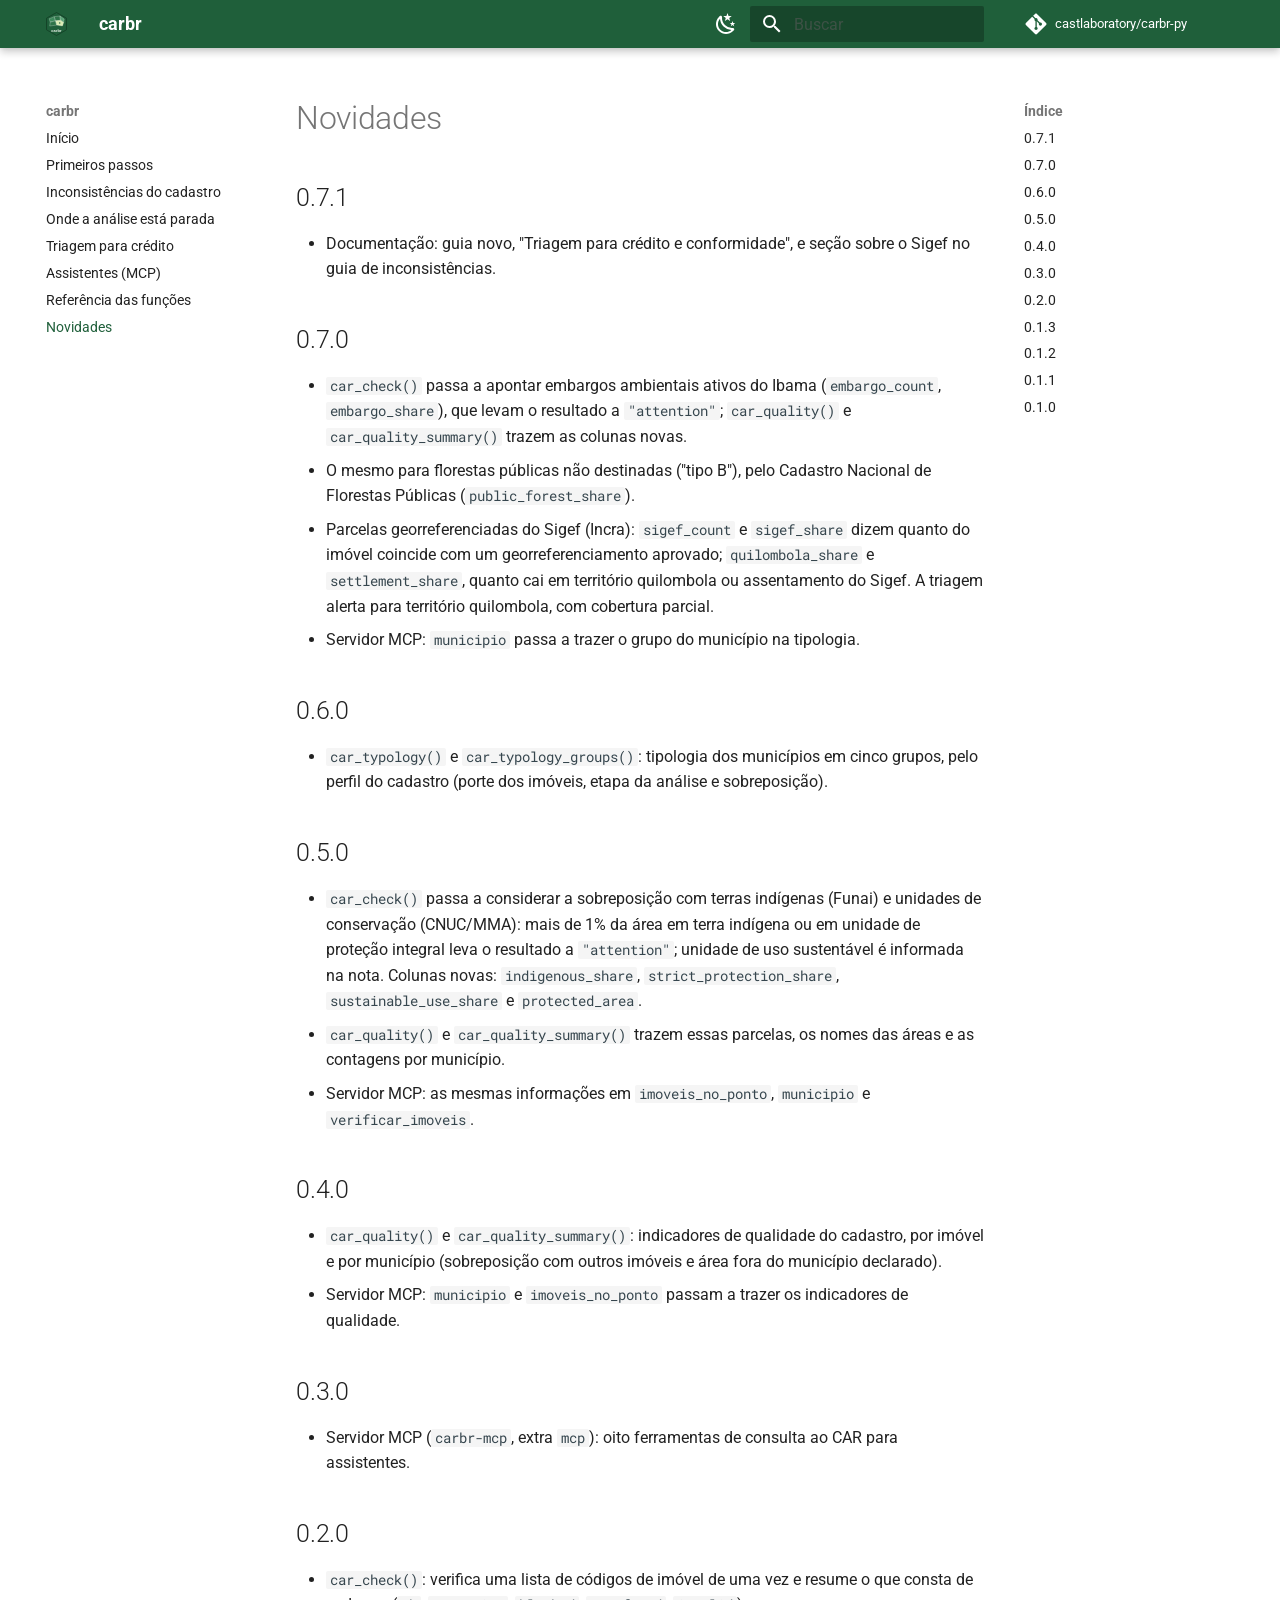
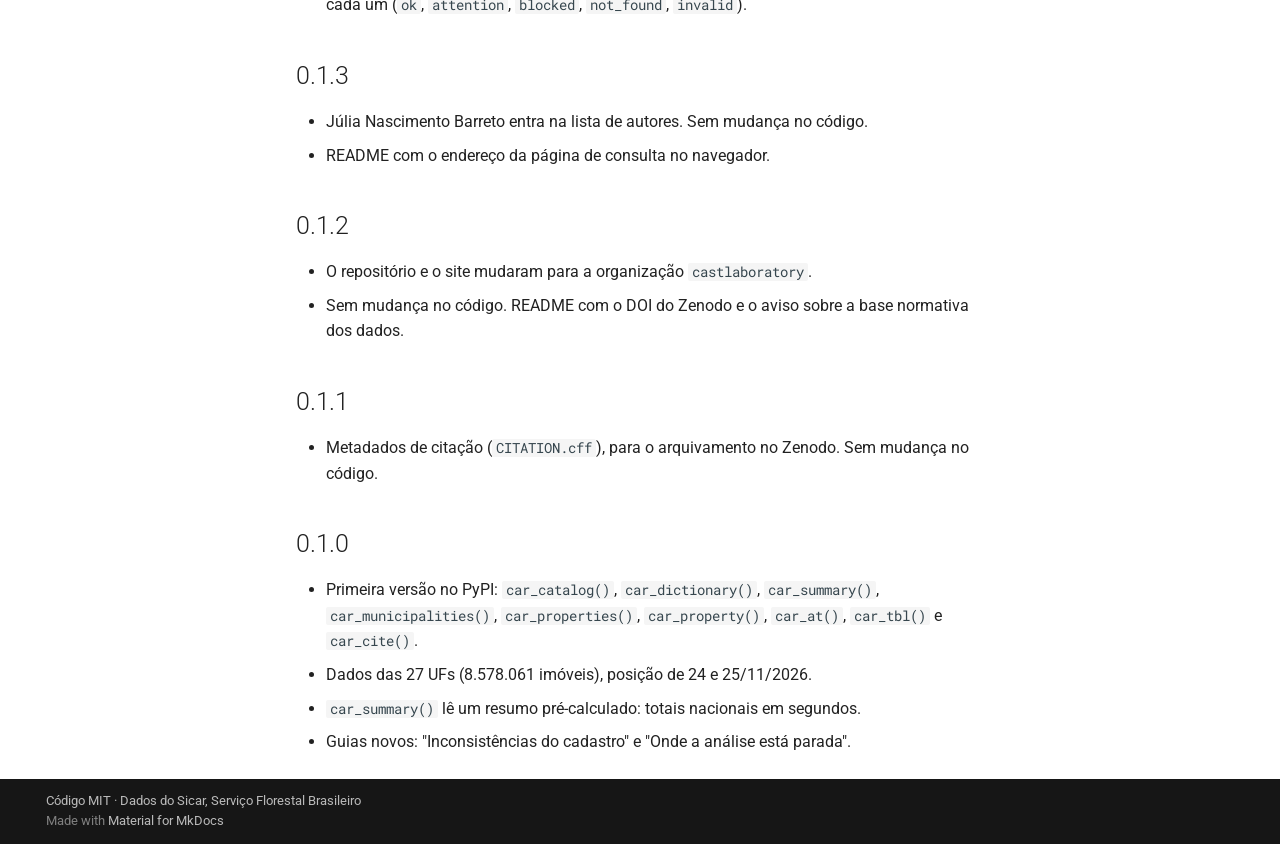
<file: news/index.html>
<!doctype html>
<html lang="pt" class="no-js">
  <head>
    
      <meta charset="utf-8">
      <meta name="viewport" content="width=device-width,initial-scale=1">
      
        <meta name="description" content="O Cadastro Ambiental Rural (CAR) no Python, sem baixar a base inteira">
      
      
      
        <link rel="canonical" href="https://castlaboratory.github.io/carbr-py/news/">
      
      
        <link rel="prev" href="../api/">
      
      
      
        
      
      
      <link rel="icon" href="../assets/logo.svg">
      <meta name="generator" content="mkdocs-1.6.1, mkdocs-material-9.8.2">
    
    
      
        <title>Novidades - carbr</title>
      
    
    
      <link rel="stylesheet" href="../assets/stylesheets/main.57a0d79d.min.css">
      
        
        <link rel="stylesheet" href="../assets/stylesheets/palette.fb2fffe2.min.css">
      
      


    
    
      
    
    
      
        
        
        <link rel="preconnect" href="https://fonts.gstatic.com" crossorigin>
        <link rel="stylesheet" href="https://fonts.googleapis.com/css?family=Roboto:300,300i,400,400i,700,700i%7CRoboto+Mono:400,400i,700,700i&display=fallback">
        <style>:root{--md-text-font:"Roboto";--md-code-font:"Roboto Mono"}</style>
      
    
    
      <link rel="stylesheet" href="../assets/_mkdocstrings.css">
    
      <link rel="stylesheet" href="../assets/extra.css">
    
    <script>__md_scope=new URL("..",location),__md_hash=e=>[...e].reduce(((e,_)=>(e<<5)-e+_.charCodeAt(0)),0),__md_get=(e,_=localStorage,t=__md_scope)=>JSON.parse(_.getItem(t.pathname+"."+e)),__md_set=(e,_,t=localStorage,a=__md_scope)=>{try{t.setItem(a.pathname+"."+e,JSON.stringify(_))}catch(e){}}</script>
    
      

    
    
  </head>
  
  
    
    
      
    
    
    
    
    <body dir="ltr" data-md-color-scheme="default" data-md-color-primary="custom" data-md-color-accent="custom">
  
    
    <input class="md-toggle" data-md-toggle="drawer" type="checkbox" id="__drawer" autocomplete="off">
    <input class="md-toggle" data-md-toggle="search" type="checkbox" id="__search" autocomplete="off">
    <label class="md-overlay" for="__drawer"></label>
    <div data-md-component="skip">
      
        
        <a href="#novidades" class="md-skip">
          Pular para conteúdo
        </a>
      
    </div>
    <div data-md-component="announce">
      
    </div>
    
    
      

  

<header class="md-header md-header--shadow" data-md-component="header">
  <nav class="md-header__inner md-grid" aria-label="Cabeçalho">
    <a href=".." title="carbr" class="md-header__button md-logo" aria-label="carbr" data-md-component="logo">
      
  <img src="../assets/logo.svg" alt="logo">

    </a>
    <label class="md-header__button md-icon" for="__drawer">
      
      <svg xmlns="http://www.w3.org/2000/svg" viewBox="0 0 24 24"><path d="M3 6h18v2H3zm0 5h18v2H3zm0 5h18v2H3z"/></svg>
    </label>
    <div class="md-header__title" data-md-component="header-title">
      <div class="md-header__ellipsis">
        <div class="md-header__topic">
          <span class="md-ellipsis">
            carbr
          </span>
        </div>
        <div class="md-header__topic" data-md-component="header-topic">
          <span class="md-ellipsis">
            
              Novidades
            
          </span>
        </div>
      </div>
    </div>
    
      
        <form class="md-header__option" data-md-component="palette">
  
    
    
    
    <input class="md-option" data-md-color-media="" data-md-color-scheme="default" data-md-color-primary="custom" data-md-color-accent="custom"  aria-label="Modo escuro"  type="radio" name="__palette" id="__palette_0">
    
      <label class="md-header__button md-icon" title="Modo escuro" for="__palette_1" hidden>
        <svg xmlns="http://www.w3.org/2000/svg" viewBox="0 0 24 24"><path d="m17.75 4.09-2.53 1.94.91 3.06-2.63-1.81-2.63 1.81.91-3.06-2.53-1.94L12.44 4l1.06-3 1.06 3zm3.5 6.91-1.64 1.25.59 1.98-1.7-1.17-1.7 1.17.59-1.98L15.75 11l2.06-.05L18.5 9l.69 1.95zm-2.28 4.95c.83-.08 1.72 1.1 1.19 1.85-.32.45-.66.87-1.08 1.27C15.17 23 8.84 23 4.94 19.07c-3.91-3.9-3.91-10.24 0-14.14.4-.4.82-.76 1.27-1.08.75-.53 1.93.36 1.85 1.19-.27 2.86.69 5.83 2.89 8.02a9.96 9.96 0 0 0 8.02 2.89m-1.64 2.02a12.08 12.08 0 0 1-7.8-3.47c-2.17-2.19-3.33-5-3.49-7.82-2.81 3.14-2.7 7.96.31 10.98 3.02 3.01 7.84 3.12 10.98.31"/></svg>
      </label>
    
  
    
    
    
    <input class="md-option" data-md-color-media="" data-md-color-scheme="slate" data-md-color-primary="custom" data-md-color-accent="custom"  aria-label="Modo claro"  type="radio" name="__palette" id="__palette_1">
    
      <label class="md-header__button md-icon" title="Modo claro" for="__palette_0" hidden>
        <svg xmlns="http://www.w3.org/2000/svg" viewBox="0 0 24 24"><path d="M12 7a5 5 0 0 1 5 5 5 5 0 0 1-5 5 5 5 0 0 1-5-5 5 5 0 0 1 5-5m0 2a3 3 0 0 0-3 3 3 3 0 0 0 3 3 3 3 0 0 0 3-3 3 3 0 0 0-3-3m0-7 2.39 3.42C13.65 5.15 12.84 5 12 5s-1.65.15-2.39.42zM3.34 7l4.16-.35A7.2 7.2 0 0 0 5.94 8.5c-.44.74-.69 1.5-.83 2.29zm.02 10 1.76-3.77a7.131 7.131 0 0 0 2.38 4.14zM20.65 7l-1.77 3.79a7.02 7.02 0 0 0-2.38-4.15zm-.01 10-4.14.36c.59-.51 1.12-1.14 1.54-1.86.42-.73.69-1.5.83-2.29zM12 22l-2.41-3.44c.74.27 1.55.44 2.41.44.82 0 1.63-.17 2.37-.44z"/></svg>
      </label>
    
  
</form>
      
    
    
      <script>var palette=__md_get("__palette");if(palette&&palette.color){if("(prefers-color-scheme)"===palette.color.media){var media=matchMedia("(prefers-color-scheme: light)"),input=document.querySelector(media.matches?"[data-md-color-media='(prefers-color-scheme: light)']":"[data-md-color-media='(prefers-color-scheme: dark)']");palette.color.media=input.getAttribute("data-md-color-media"),palette.color.scheme=input.getAttribute("data-md-color-scheme"),palette.color.primary=input.getAttribute("data-md-color-primary"),palette.color.accent=input.getAttribute("data-md-color-accent")}for(var[key,value]of Object.entries(palette.color))document.body.setAttribute("data-md-color-"+key,value)}</script>
    
    
    
      
      
        <label class="md-header__button md-icon" for="__search">
          
          <svg xmlns="http://www.w3.org/2000/svg" viewBox="0 0 24 24"><path d="M9.5 3A6.5 6.5 0 0 1 16 9.5c0 1.61-.59 3.09-1.56 4.23l.27.27h.79l5 5-1.5 1.5-5-5v-.79l-.27-.27A6.52 6.52 0 0 1 9.5 16 6.5 6.5 0 0 1 3 9.5 6.5 6.5 0 0 1 9.5 3m0 2C7 5 5 7 5 9.5S7 14 9.5 14 14 12 14 9.5 12 5 9.5 5"/></svg>
        </label>
        <div class="md-search" data-md-component="search" role="dialog">
  <label class="md-search__overlay" for="__search"></label>
  <div class="md-search__inner" role="search">
    <form class="md-search__form" name="search">
      <input type="text" class="md-search__input" name="query" aria-label="Buscar" placeholder="Buscar" autocapitalize="off" autocorrect="off" autocomplete="off" spellcheck="false" data-md-component="search-query" required>
      <label class="md-search__icon md-icon" for="__search">
        
        <svg xmlns="http://www.w3.org/2000/svg" viewBox="0 0 24 24"><path d="M9.5 3A6.5 6.5 0 0 1 16 9.5c0 1.61-.59 3.09-1.56 4.23l.27.27h.79l5 5-1.5 1.5-5-5v-.79l-.27-.27A6.52 6.52 0 0 1 9.5 16 6.5 6.5 0 0 1 3 9.5 6.5 6.5 0 0 1 9.5 3m0 2C7 5 5 7 5 9.5S7 14 9.5 14 14 12 14 9.5 12 5 9.5 5"/></svg>
        
        <svg xmlns="http://www.w3.org/2000/svg" viewBox="0 0 24 24"><path d="M20 11v2H8l5.5 5.5-1.42 1.42L4.16 12l7.92-7.92L13.5 5.5 8 11z"/></svg>
      </label>
      <nav class="md-search__options" aria-label="Pesquisar">
        
        <button type="reset" class="md-search__icon md-icon" title="Limpar" aria-label="Limpar" tabindex="-1">
          
          <svg xmlns="http://www.w3.org/2000/svg" viewBox="0 0 24 24"><path d="M19 6.41 17.59 5 12 10.59 6.41 5 5 6.41 10.59 12 5 17.59 6.41 19 12 13.41 17.59 19 19 17.59 13.41 12z"/></svg>
        </button>
      </nav>
      
    </form>
    <div class="md-search__output">
      <div class="md-search__scrollwrap" tabindex="0" data-md-scrollfix>
        <div class="md-search-result" data-md-component="search-result">
          <div class="md-search-result__meta">
            Inicializando busca
          </div>
          <ol class="md-search-result__list" role="presentation"></ol>
        </div>
      </div>
    </div>
  </div>
</div>
      
    
    
      <div class="md-header__source">
        <a href="https://github.com/castlaboratory/carbr-py" title="Ir para repositório" class="md-source" data-md-component="source">
  <div class="md-source__icon md-icon">
    
    <svg xmlns="http://www.w3.org/2000/svg" viewBox="0 0 448 512"><!--! Font Awesome Free 7.1.0 by @fontawesome - https://fontawesome.com License - https://fontawesome.com/license/free (Icons: CC BY 4.0, Fonts: SIL OFL 1.1, Code: MIT License) Copyright 2025 Fonticons, Inc.--><path d="M439.6 236.1 244 40.5c-5.4-5.5-12.8-8.5-20.4-8.5s-15 3-20.4 8.4L162.5 81l51.5 51.5c27.1-9.1 52.7 16.8 43.4 43.7l49.7 49.7c34.2-11.8 61.2 31 35.5 56.7-26.5 26.5-70.2-2.9-56-37.3L240.3 199v121.9c25.3 12.5 22.3 41.8 9.1 55-6.4 6.4-15.2 10.1-24.3 10.1s-17.8-3.6-24.3-10.1c-17.6-17.6-11.1-46.9 11.2-56v-123c-20.8-8.5-24.6-30.7-18.6-45L142.6 101 8.5 235.1C3 240.6 0 247.9 0 255.5s3 15 8.5 20.4l195.6 195.7c5.4 5.4 12.7 8.4 20.4 8.4s15-3 20.4-8.4l194.7-194.7c5.4-5.4 8.4-12.8 8.4-20.4s-3-15-8.4-20.4"/></svg>
  </div>
  <div class="md-source__repository">
    castlaboratory/carbr-py
  </div>
</a>
      </div>
    
  </nav>
  
</header>
    
    <div class="md-container" data-md-component="container">
      
      
        
          
        
      
      <main class="md-main" data-md-component="main">
        <div class="md-main__inner md-grid">
          
            
              
              <div class="md-sidebar md-sidebar--primary" data-md-component="sidebar" data-md-type="navigation" >
                <div class="md-sidebar__scrollwrap">
                  <div class="md-sidebar__inner">
                    



<nav class="md-nav md-nav--primary" aria-label="Navegação" data-md-level="0">
  <label class="md-nav__title" for="__drawer">
    <a href=".." title="carbr" class="md-nav__button md-logo" aria-label="carbr" data-md-component="logo">
      
  <img src="../assets/logo.svg" alt="logo">

    </a>
    carbr
  </label>
  
    <div class="md-nav__source">
      <a href="https://github.com/castlaboratory/carbr-py" title="Ir para repositório" class="md-source" data-md-component="source">
  <div class="md-source__icon md-icon">
    
    <svg xmlns="http://www.w3.org/2000/svg" viewBox="0 0 448 512"><!--! Font Awesome Free 7.1.0 by @fontawesome - https://fontawesome.com License - https://fontawesome.com/license/free (Icons: CC BY 4.0, Fonts: SIL OFL 1.1, Code: MIT License) Copyright 2025 Fonticons, Inc.--><path d="M439.6 236.1 244 40.5c-5.4-5.5-12.8-8.5-20.4-8.5s-15 3-20.4 8.4L162.5 81l51.5 51.5c27.1-9.1 52.7 16.8 43.4 43.7l49.7 49.7c34.2-11.8 61.2 31 35.5 56.7-26.5 26.5-70.2-2.9-56-37.3L240.3 199v121.9c25.3 12.5 22.3 41.8 9.1 55-6.4 6.4-15.2 10.1-24.3 10.1s-17.8-3.6-24.3-10.1c-17.6-17.6-11.1-46.9 11.2-56v-123c-20.8-8.5-24.6-30.7-18.6-45L142.6 101 8.5 235.1C3 240.6 0 247.9 0 255.5s3 15 8.5 20.4l195.6 195.7c5.4 5.4 12.7 8.4 20.4 8.4s15-3 20.4-8.4l194.7-194.7c5.4-5.4 8.4-12.8 8.4-20.4s-3-15-8.4-20.4"/></svg>
  </div>
  <div class="md-source__repository">
    castlaboratory/carbr-py
  </div>
</a>
    </div>
  
  <ul class="md-nav__list" data-md-scrollfix>
    
      
      
  
  
  
  
    <li class="md-nav__item">
      <a href=".." class="md-nav__link">
        
  
  
  <span class="md-ellipsis">
    
  
    Início
  

    
  </span>
  
  

      </a>
    </li>
  

    
      
      
  
  
  
  
    <li class="md-nav__item">
      <a href="../primeiros-passos/" class="md-nav__link">
        
  
  
  <span class="md-ellipsis">
    
  
    Primeiros passos
  

    
  </span>
  
  

      </a>
    </li>
  

    
      
      
  
  
  
  
    <li class="md-nav__item">
      <a href="../inconsistencias/" class="md-nav__link">
        
  
  
  <span class="md-ellipsis">
    
  
    Inconsistências do cadastro
  

    
  </span>
  
  

      </a>
    </li>
  

    
      
      
  
  
  
  
    <li class="md-nav__item">
      <a href="../fila-da-analise/" class="md-nav__link">
        
  
  
  <span class="md-ellipsis">
    
  
    Onde a análise está parada
  

    
  </span>
  
  

      </a>
    </li>
  

    
      
      
  
  
  
  
    <li class="md-nav__item">
      <a href="../triagem/" class="md-nav__link">
        
  
  
  <span class="md-ellipsis">
    
  
    Triagem para crédito
  

    
  </span>
  
  

      </a>
    </li>
  

    
      
      
  
  
  
  
    <li class="md-nav__item">
      <a href="../assistentes/" class="md-nav__link">
        
  
  
  <span class="md-ellipsis">
    
  
    Assistentes (MCP)
  

    
  </span>
  
  

      </a>
    </li>
  

    
      
      
  
  
  
  
    <li class="md-nav__item">
      <a href="../api/" class="md-nav__link">
        
  
  
  <span class="md-ellipsis">
    
  
    Referência das funções
  

    
  </span>
  
  

      </a>
    </li>
  

    
      
      
  
  
    
  
  
  
    <li class="md-nav__item md-nav__item--active">
      
      <input class="md-nav__toggle md-toggle" type="checkbox" id="__toc">
      
      
        
      
      
        <label class="md-nav__link md-nav__link--active" for="__toc">
          
  
  
  <span class="md-ellipsis">
    
  
    Novidades
  

    
  </span>
  
  

          <span class="md-nav__icon md-icon"></span>
        </label>
      
      <a href="./" class="md-nav__link md-nav__link--active">
        
  
  
  <span class="md-ellipsis">
    
  
    Novidades
  

    
  </span>
  
  

      </a>
      
        

<nav class="md-nav md-nav--secondary" aria-label="Índice">
  
  
  
    
  
  
    <label class="md-nav__title" for="__toc">
      <span class="md-nav__icon md-icon"></span>
      Índice
    </label>
    <ul class="md-nav__list" data-md-component="toc" data-md-scrollfix>
      
        <li class="md-nav__item">
  <a href="#071" class="md-nav__link">
    <span class="md-ellipsis">
      
        0.7.1
      
    </span>
  </a>
  
</li>
      
        <li class="md-nav__item">
  <a href="#070" class="md-nav__link">
    <span class="md-ellipsis">
      
        0.7.0
      
    </span>
  </a>
  
</li>
      
        <li class="md-nav__item">
  <a href="#060" class="md-nav__link">
    <span class="md-ellipsis">
      
        0.6.0
      
    </span>
  </a>
  
</li>
      
        <li class="md-nav__item">
  <a href="#050" class="md-nav__link">
    <span class="md-ellipsis">
      
        0.5.0
      
    </span>
  </a>
  
</li>
      
        <li class="md-nav__item">
  <a href="#040" class="md-nav__link">
    <span class="md-ellipsis">
      
        0.4.0
      
    </span>
  </a>
  
</li>
      
        <li class="md-nav__item">
  <a href="#030" class="md-nav__link">
    <span class="md-ellipsis">
      
        0.3.0
      
    </span>
  </a>
  
</li>
      
        <li class="md-nav__item">
  <a href="#020" class="md-nav__link">
    <span class="md-ellipsis">
      
        0.2.0
      
    </span>
  </a>
  
</li>
      
        <li class="md-nav__item">
  <a href="#013" class="md-nav__link">
    <span class="md-ellipsis">
      
        0.1.3
      
    </span>
  </a>
  
</li>
      
        <li class="md-nav__item">
  <a href="#012" class="md-nav__link">
    <span class="md-ellipsis">
      
        0.1.2
      
    </span>
  </a>
  
</li>
      
        <li class="md-nav__item">
  <a href="#011" class="md-nav__link">
    <span class="md-ellipsis">
      
        0.1.1
      
    </span>
  </a>
  
</li>
      
        <li class="md-nav__item">
  <a href="#010" class="md-nav__link">
    <span class="md-ellipsis">
      
        0.1.0
      
    </span>
  </a>
  
</li>
      
    </ul>
  
</nav>
      
    </li>
  

    
  </ul>
</nav>
                  </div>
                </div>
              </div>
            
            
              
              <div class="md-sidebar md-sidebar--secondary" data-md-component="sidebar" data-md-type="toc" >
                <div class="md-sidebar__scrollwrap">
                  <div class="md-sidebar__inner">
                    

<nav class="md-nav md-nav--secondary" aria-label="Índice">
  
  
  
    
  
  
    <label class="md-nav__title" for="__toc">
      <span class="md-nav__icon md-icon"></span>
      Índice
    </label>
    <ul class="md-nav__list" data-md-component="toc" data-md-scrollfix>
      
        <li class="md-nav__item">
  <a href="#071" class="md-nav__link">
    <span class="md-ellipsis">
      
        0.7.1
      
    </span>
  </a>
  
</li>
      
        <li class="md-nav__item">
  <a href="#070" class="md-nav__link">
    <span class="md-ellipsis">
      
        0.7.0
      
    </span>
  </a>
  
</li>
      
        <li class="md-nav__item">
  <a href="#060" class="md-nav__link">
    <span class="md-ellipsis">
      
        0.6.0
      
    </span>
  </a>
  
</li>
      
        <li class="md-nav__item">
  <a href="#050" class="md-nav__link">
    <span class="md-ellipsis">
      
        0.5.0
      
    </span>
  </a>
  
</li>
      
        <li class="md-nav__item">
  <a href="#040" class="md-nav__link">
    <span class="md-ellipsis">
      
        0.4.0
      
    </span>
  </a>
  
</li>
      
        <li class="md-nav__item">
  <a href="#030" class="md-nav__link">
    <span class="md-ellipsis">
      
        0.3.0
      
    </span>
  </a>
  
</li>
      
        <li class="md-nav__item">
  <a href="#020" class="md-nav__link">
    <span class="md-ellipsis">
      
        0.2.0
      
    </span>
  </a>
  
</li>
      
        <li class="md-nav__item">
  <a href="#013" class="md-nav__link">
    <span class="md-ellipsis">
      
        0.1.3
      
    </span>
  </a>
  
</li>
      
        <li class="md-nav__item">
  <a href="#012" class="md-nav__link">
    <span class="md-ellipsis">
      
        0.1.2
      
    </span>
  </a>
  
</li>
      
        <li class="md-nav__item">
  <a href="#011" class="md-nav__link">
    <span class="md-ellipsis">
      
        0.1.1
      
    </span>
  </a>
  
</li>
      
        <li class="md-nav__item">
  <a href="#010" class="md-nav__link">
    <span class="md-ellipsis">
      
        0.1.0
      
    </span>
  </a>
  
</li>
      
    </ul>
  
</nav>
                  </div>
                </div>
              </div>
            
          
          
            <div class="md-content" data-md-component="content">
              
              <article class="md-content__inner md-typeset">
                
                  


  
  


<h1 id="novidades">Novidades<a class="headerlink" href="#novidades" title="Permanent link">&para;</a></h1>
<h2 id="071">0.7.1<a class="headerlink" href="#071" title="Permanent link">&para;</a></h2>
<ul>
<li>Documentação: guia novo, "Triagem para crédito e conformidade", e seção sobre o Sigef no guia de
  inconsistências.</li>
</ul>
<h2 id="070">0.7.0<a class="headerlink" href="#070" title="Permanent link">&para;</a></h2>
<ul>
<li><code>car_check()</code> passa a apontar embargos ambientais ativos do Ibama (<code>embargo_count</code>, <code>embargo_share</code>), que
  levam o resultado a <code>"attention"</code>; <code>car_quality()</code> e <code>car_quality_summary()</code> trazem as colunas novas.</li>
<li>O mesmo para florestas públicas não destinadas ("tipo B"), pelo Cadastro Nacional de Florestas Públicas
  (<code>public_forest_share</code>).</li>
<li>Parcelas georreferenciadas do Sigef (Incra): <code>sigef_count</code> e <code>sigef_share</code> dizem quanto do imóvel coincide
  com um georreferenciamento aprovado; <code>quilombola_share</code> e <code>settlement_share</code>, quanto cai em território
  quilombola ou assentamento do Sigef. A triagem alerta para território quilombola, com cobertura parcial.</li>
<li>Servidor MCP: <code>municipio</code> passa a trazer o grupo do município na tipologia.</li>
</ul>
<h2 id="060">0.6.0<a class="headerlink" href="#060" title="Permanent link">&para;</a></h2>
<ul>
<li><code>car_typology()</code> e <code>car_typology_groups()</code>: tipologia dos municípios em cinco grupos, pelo perfil
  do cadastro (porte dos imóveis, etapa da análise e sobreposição).</li>
</ul>
<h2 id="050">0.5.0<a class="headerlink" href="#050" title="Permanent link">&para;</a></h2>
<ul>
<li><code>car_check()</code> passa a considerar a sobreposição com terras indígenas (Funai) e unidades de
  conservação (CNUC/MMA): mais de 1% da área em terra indígena ou em unidade de proteção integral
  leva o resultado a <code>"attention"</code>; unidade de uso sustentável é informada na nota. Colunas novas:
  <code>indigenous_share</code>, <code>strict_protection_share</code>, <code>sustainable_use_share</code> e <code>protected_area</code>.</li>
<li><code>car_quality()</code> e <code>car_quality_summary()</code> trazem essas parcelas, os nomes das áreas e as
  contagens por município.</li>
<li>Servidor MCP: as mesmas informações em <code>imoveis_no_ponto</code>, <code>municipio</code> e <code>verificar_imoveis</code>.</li>
</ul>
<h2 id="040">0.4.0<a class="headerlink" href="#040" title="Permanent link">&para;</a></h2>
<ul>
<li><code>car_quality()</code> e <code>car_quality_summary()</code>: indicadores de qualidade do cadastro, por imóvel e por
  município (sobreposição com outros imóveis e área fora do município declarado).</li>
<li>Servidor MCP: <code>municipio</code> e <code>imoveis_no_ponto</code> passam a trazer os indicadores de qualidade.</li>
</ul>
<h2 id="030">0.3.0<a class="headerlink" href="#030" title="Permanent link">&para;</a></h2>
<ul>
<li>Servidor MCP (<code>carbr-mcp</code>, extra <code>mcp</code>): oito ferramentas de consulta ao CAR para assistentes.</li>
</ul>
<h2 id="020">0.2.0<a class="headerlink" href="#020" title="Permanent link">&para;</a></h2>
<ul>
<li><code>car_check()</code>: verifica uma lista de códigos de imóvel de uma vez e resume o que consta de cada um
  (<code>ok</code>, <code>attention</code>, <code>blocked</code>, <code>not_found</code>, <code>invalid</code>).</li>
</ul>
<h2 id="013">0.1.3<a class="headerlink" href="#013" title="Permanent link">&para;</a></h2>
<ul>
<li>Júlia Nascimento Barreto entra na lista de autores. Sem mudança no código.</li>
<li>README com o endereço da página de consulta no navegador.</li>
</ul>
<h2 id="012">0.1.2<a class="headerlink" href="#012" title="Permanent link">&para;</a></h2>
<ul>
<li>O repositório e o site mudaram para a organização <code>castlaboratory</code>.</li>
<li>Sem mudança no código. README com o DOI do Zenodo e o aviso sobre a base normativa dos dados.</li>
</ul>
<h2 id="011">0.1.1<a class="headerlink" href="#011" title="Permanent link">&para;</a></h2>
<ul>
<li>Metadados de citação (<code>CITATION.cff</code>), para o arquivamento no Zenodo. Sem mudança no código.</li>
</ul>
<h2 id="010">0.1.0<a class="headerlink" href="#010" title="Permanent link">&para;</a></h2>
<ul>
<li>Primeira versão no PyPI: <code>car_catalog()</code>, <code>car_dictionary()</code>, <code>car_summary()</code>,
  <code>car_municipalities()</code>, <code>car_properties()</code>, <code>car_property()</code>, <code>car_at()</code>,
  <code>car_tbl()</code> e <code>car_cite()</code>.</li>
<li>Dados das 27 UFs (8.578.061 imóveis), posição de 24 e 25/11/2026.</li>
<li><code>car_summary()</code> lê um resumo pré-calculado: totais nacionais em segundos.</li>
<li>Guias novos: "Inconsistências do cadastro" e "Onde a análise está parada".</li>
</ul>












                
              </article>
            </div>
          
          
<script>var target=document.getElementById(location.hash.slice(1));target&&target.name&&(target.checked=target.name.startsWith("__tabbed_"))</script>
        </div>
        
      </main>
      
        <footer class="md-footer">
  
  <div class="md-footer-meta md-typeset">
    <div class="md-footer-meta__inner md-grid">
      <div class="md-copyright">
  
    <div class="md-copyright__highlight">
      Código MIT · Dados do Sicar, Serviço Florestal Brasileiro
    </div>
  
  
    Made with
    <a href="https://squidfunk.github.io/mkdocs-material/" target="_blank" rel="noopener">
      Material for MkDocs
    </a>
  
</div>
      
    </div>
  </div>
</footer>
      
    </div>
    <div class="md-dialog" data-md-component="dialog">
      <div class="md-dialog__inner md-typeset"></div>
    </div>
    
    
    
      
      
      <script id="__config" type="application/json">{"annotate": null, "base": "..", "features": ["navigation.sections", "content.code.copy", "search.highlight"], "search": "../assets/javascripts/workers/search.a7633da7.min.js", "tags": null, "translations": {"clipboard.copied": "Copiado para \u00e1rea de transfer\u00eancia", "clipboard.copy": "Copiar para \u00e1rea de transfer\u00eancia", "search.result.more.one": "mais 1 nesta p\u00e1gina", "search.result.more.other": "# mais nesta p\u00e1gina", "search.result.none": "Nenhum documento encontrado", "search.result.one": "1 documento encontrado", "search.result.other": "# documentos encontrados", "search.result.placeholder": "Digite para iniciar a busca", "search.result.term.missing": "Ausente", "select.version": "Selecione a vers\u00e3o"}, "version": null}</script>
    
    
      <script src="../assets/javascripts/bundle.a5f9d56c.min.js"></script>
      
    
  </body>
</html>
</file>
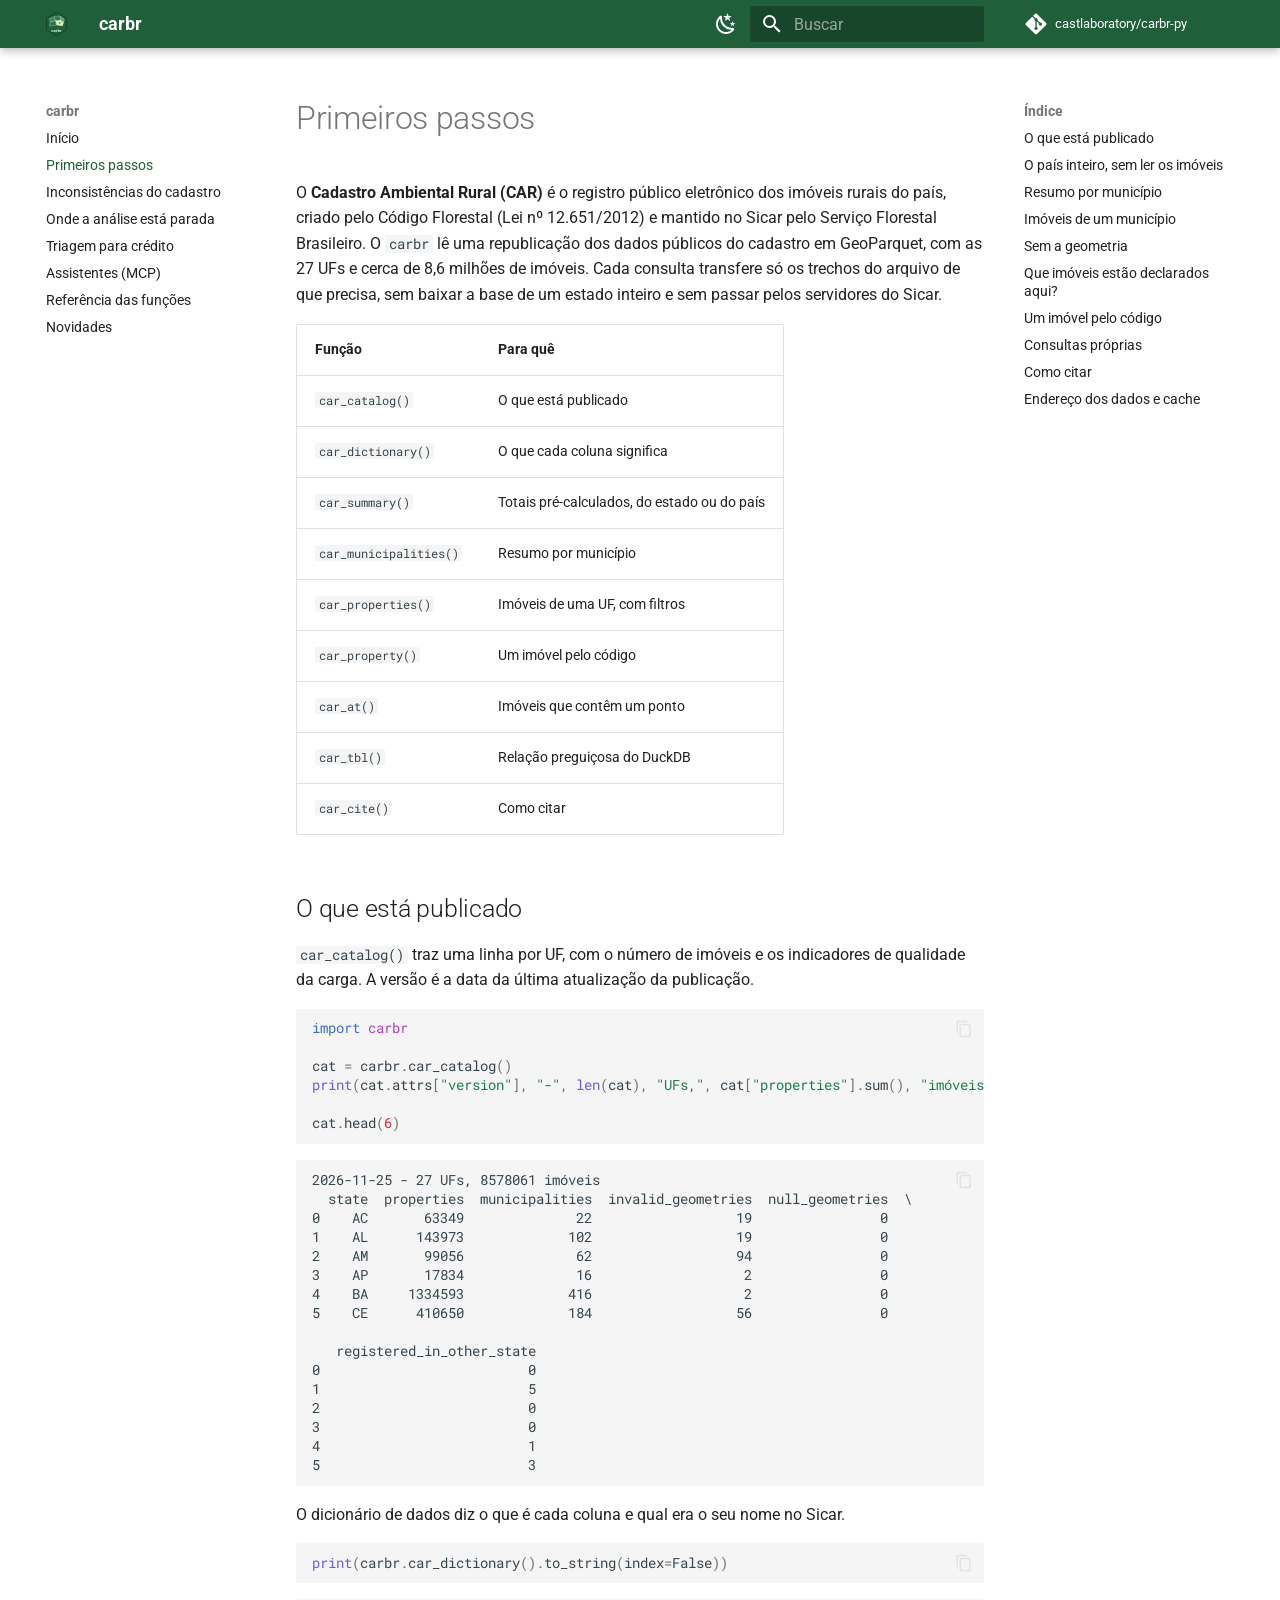
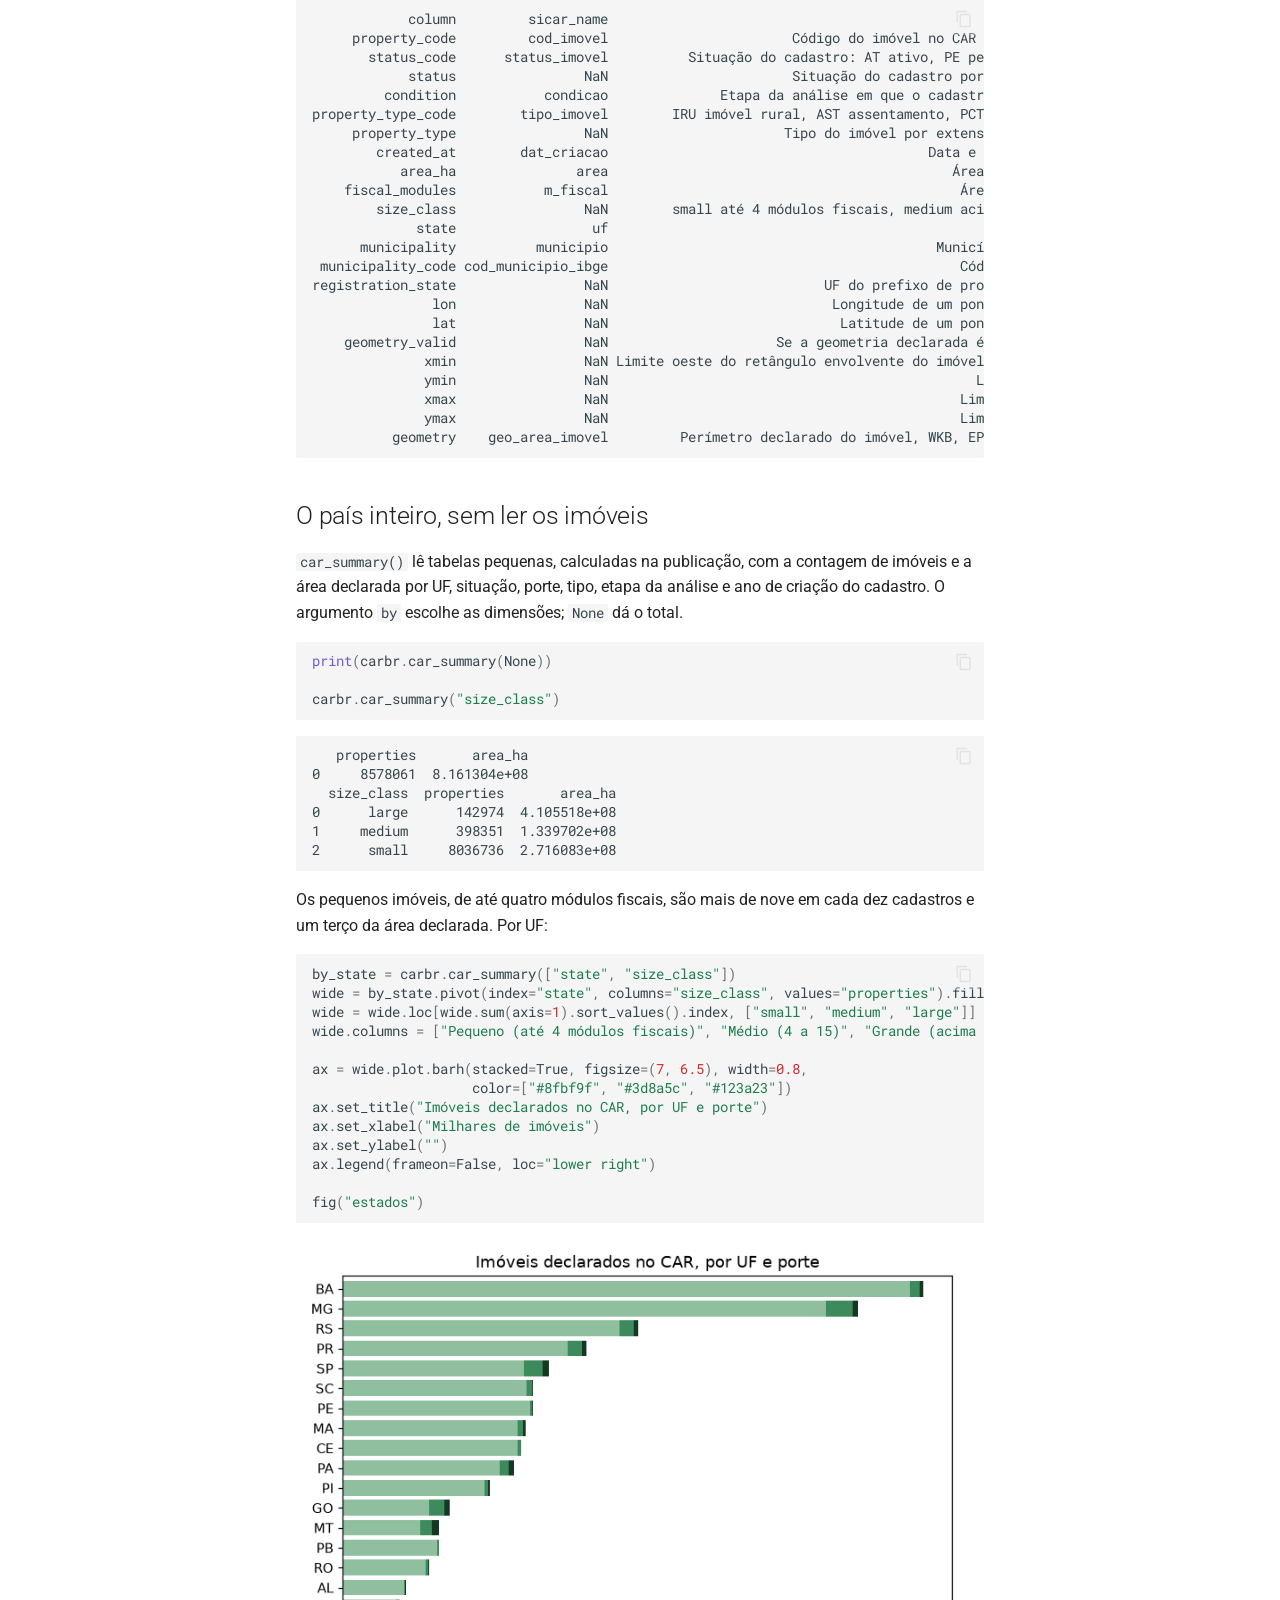
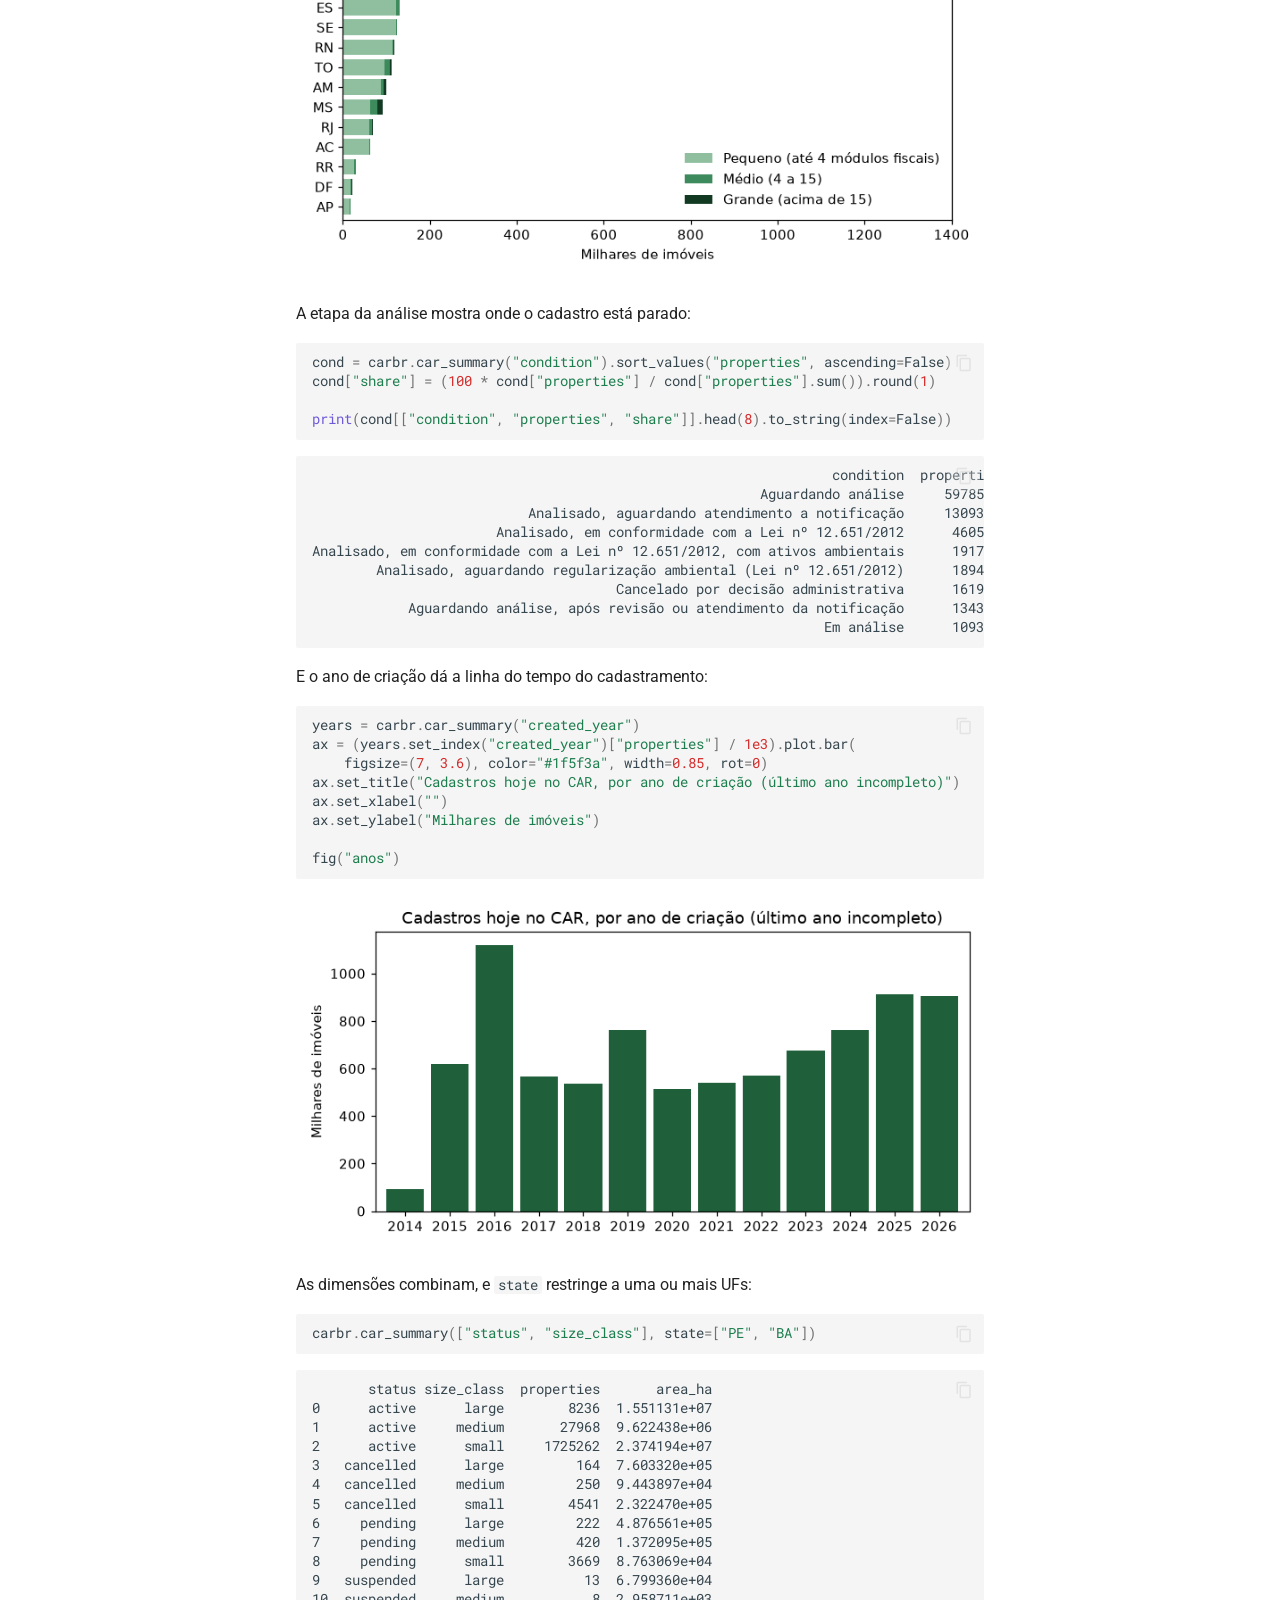
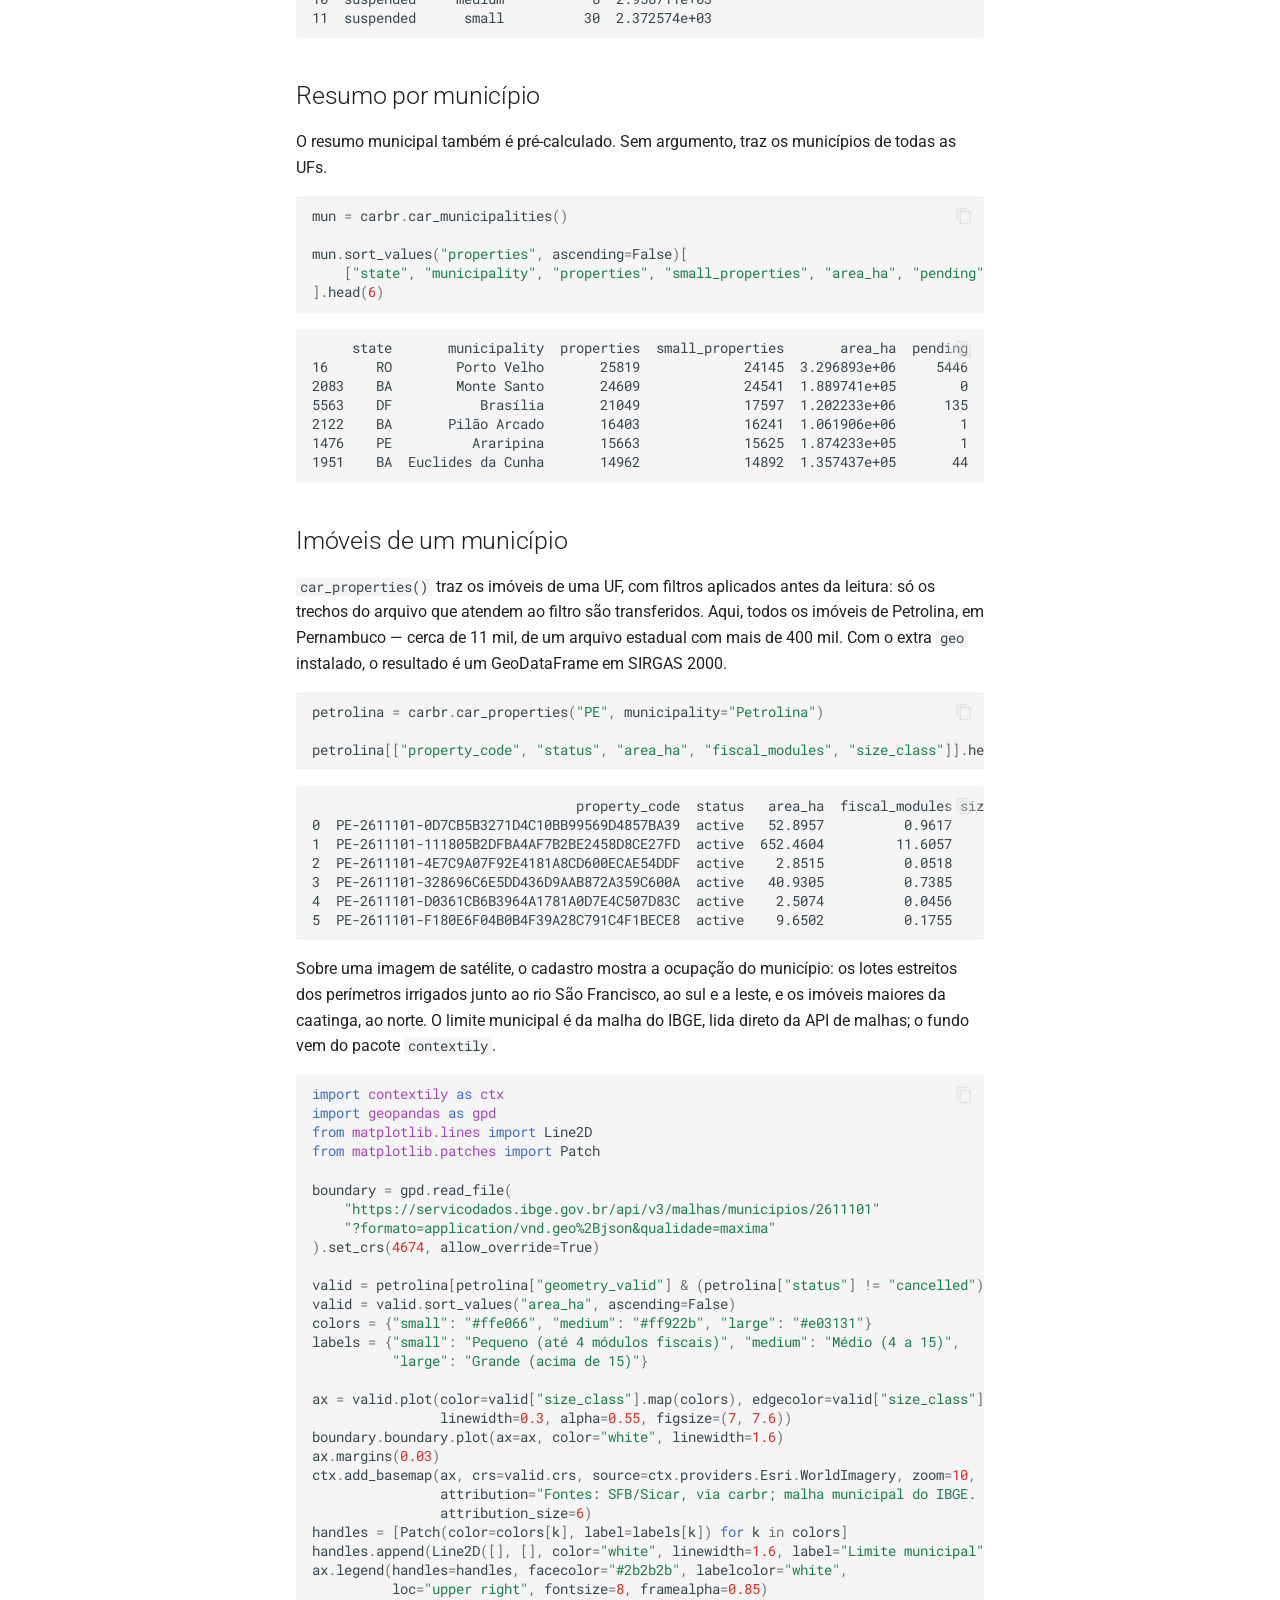
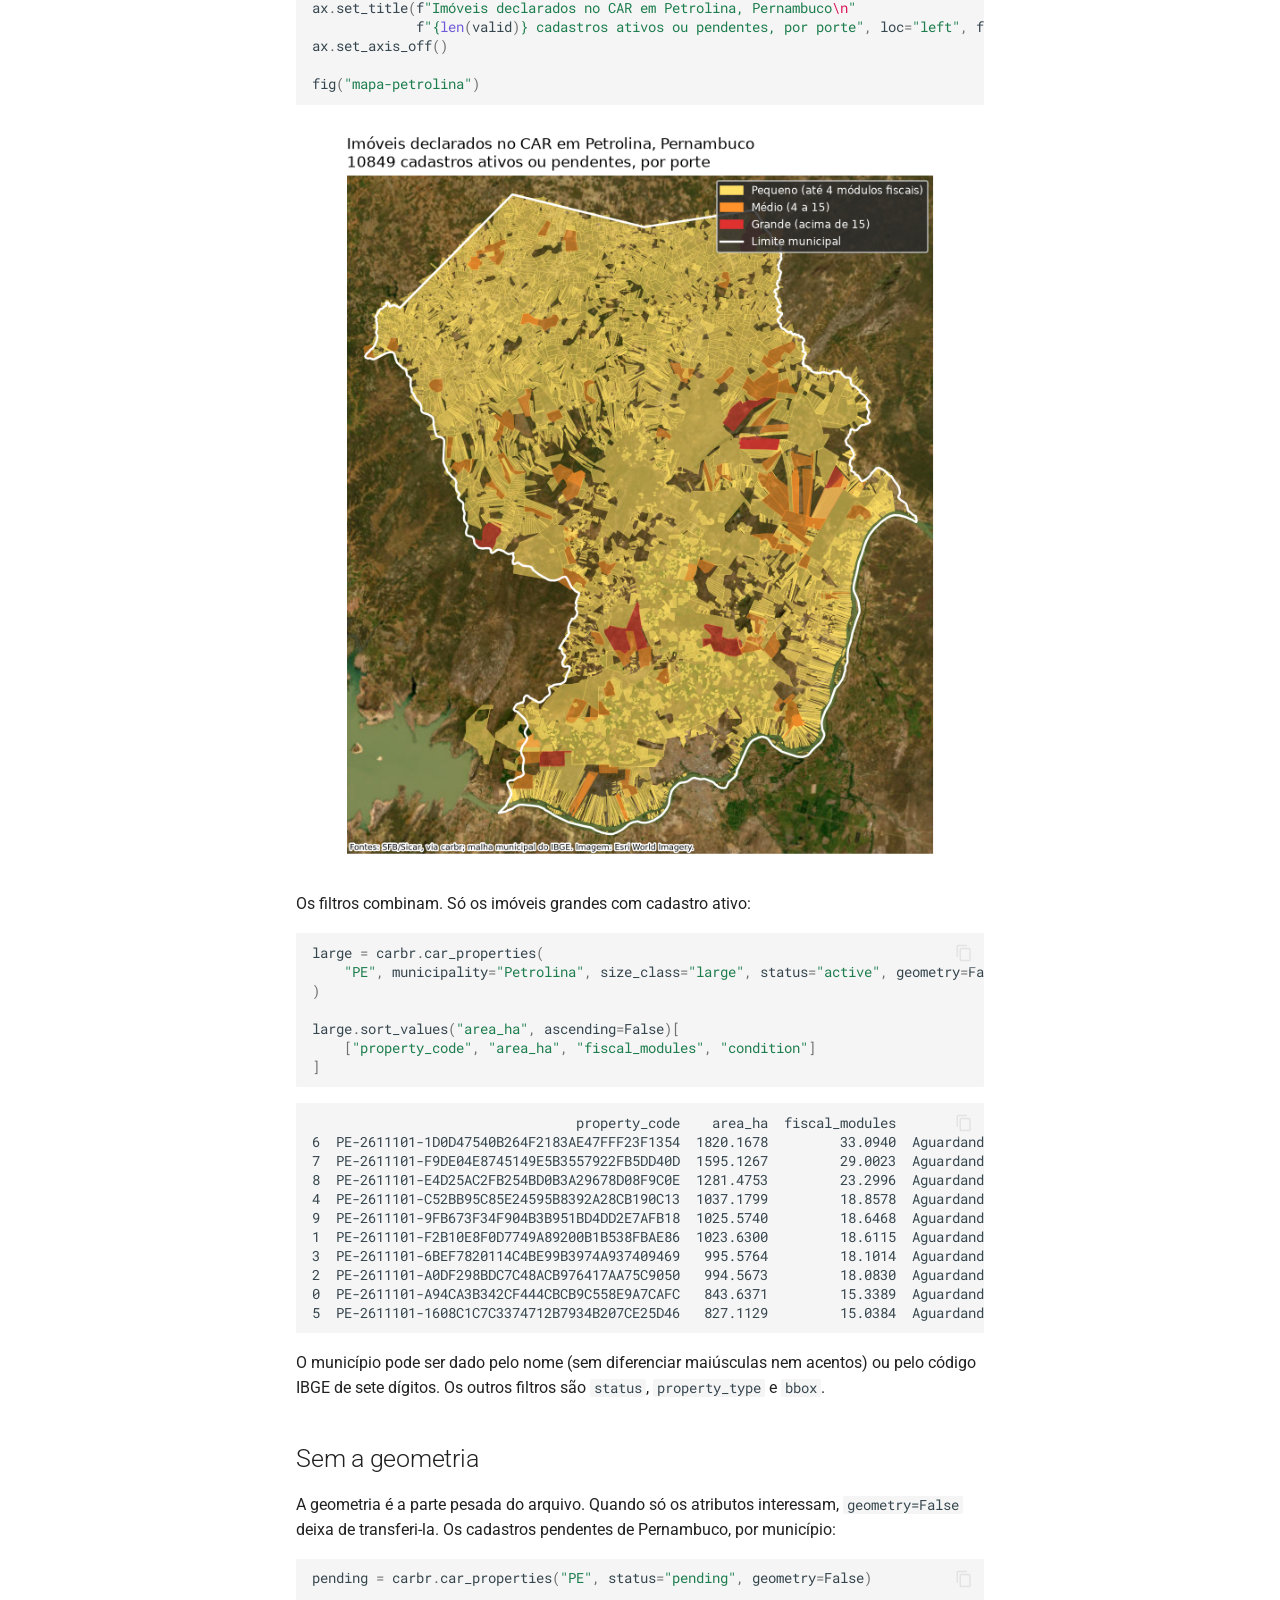
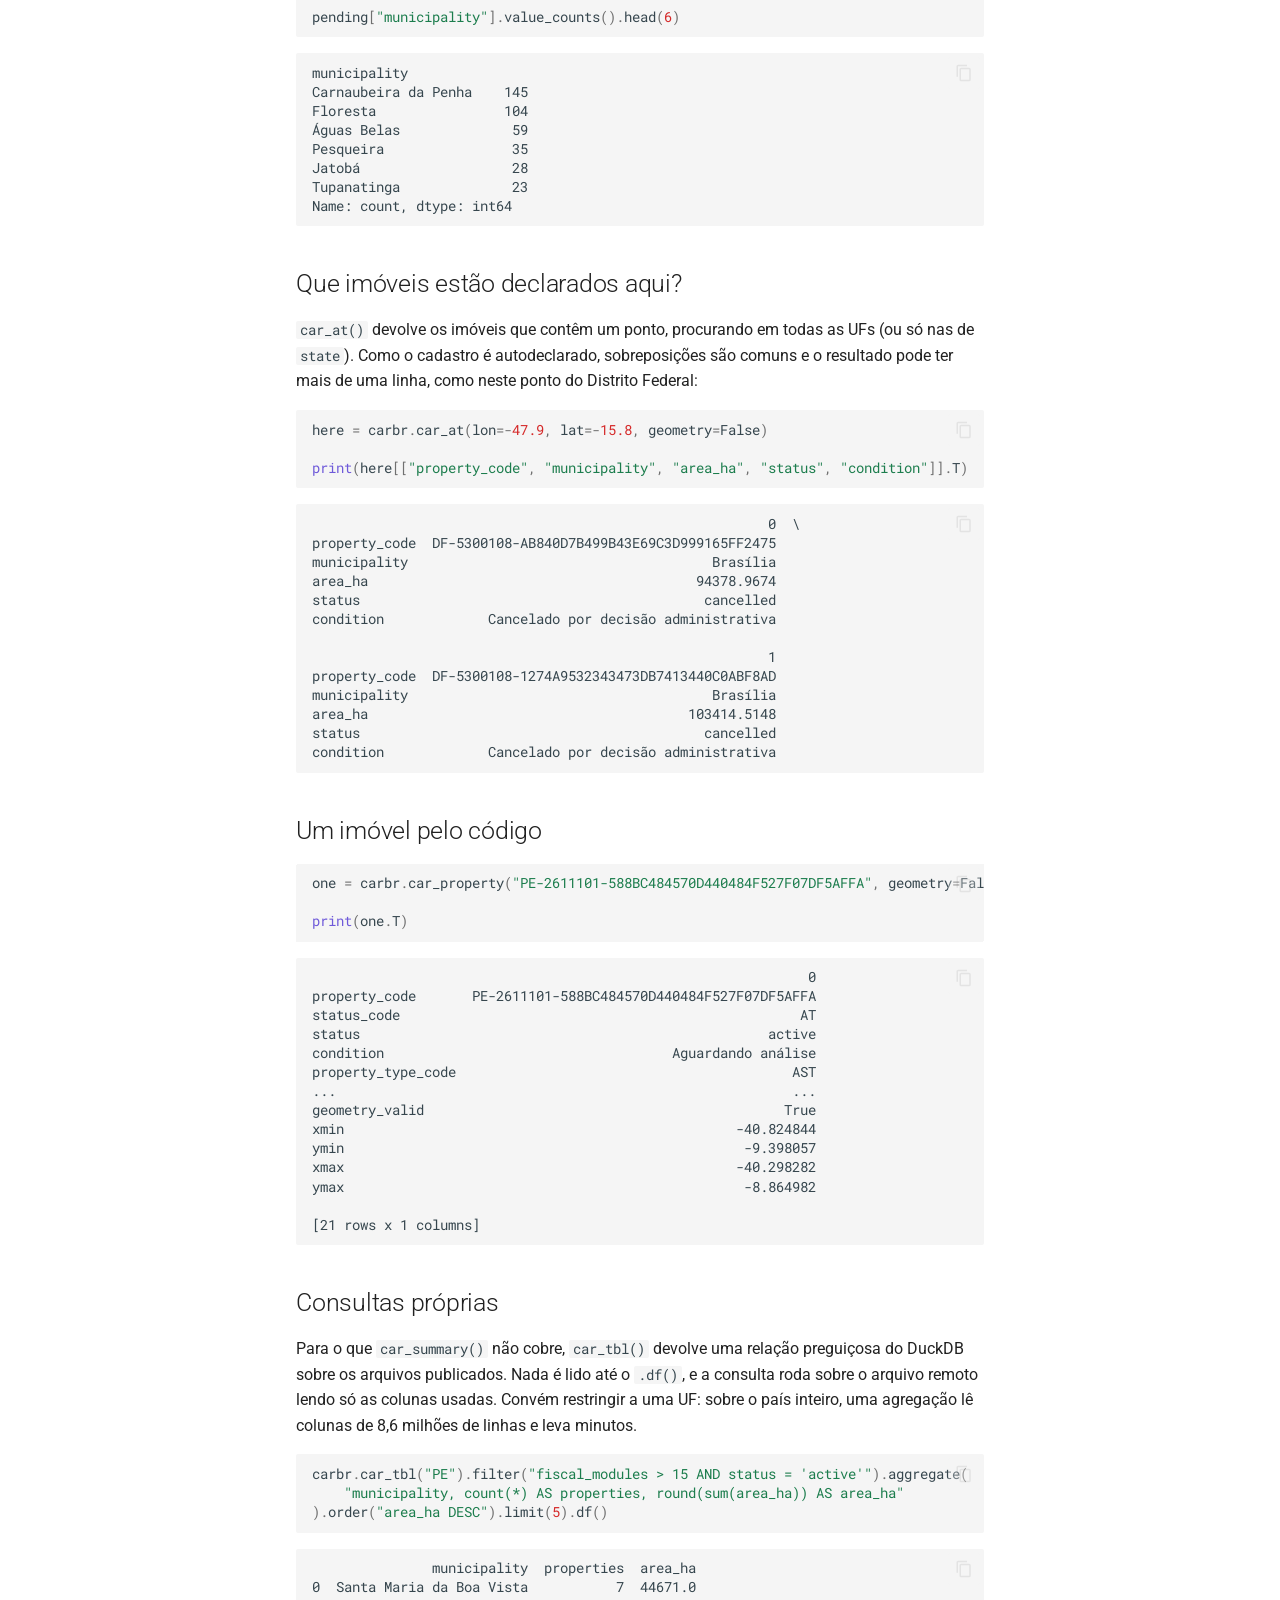
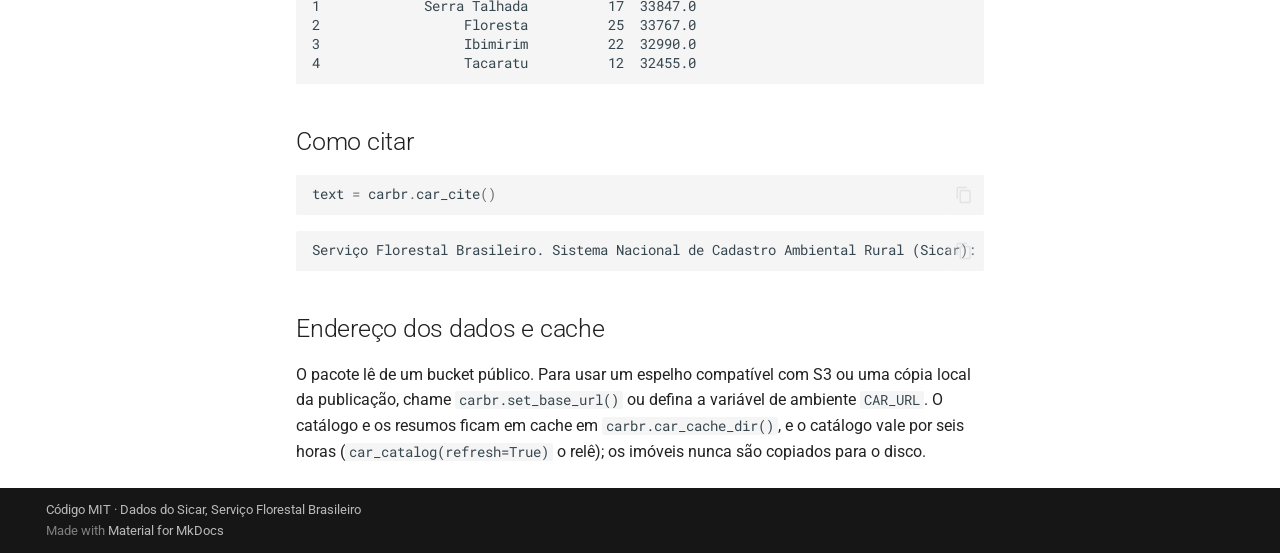
<file: primeiros-passos/index.html>
<!doctype html>
<html lang="pt" class="no-js">
  <head>
    
      <meta charset="utf-8">
      <meta name="viewport" content="width=device-width,initial-scale=1">
      
        <meta name="description" content="O Cadastro Ambiental Rural (CAR) no Python, sem baixar a base inteira">
      
      
      
        <link rel="canonical" href="https://castlaboratory.github.io/carbr-py/primeiros-passos/">
      
      
        <link rel="prev" href="..">
      
      
        <link rel="next" href="../inconsistencias/">
      
      
        
      
      
      <link rel="icon" href="../assets/logo.svg">
      <meta name="generator" content="mkdocs-1.6.1, mkdocs-material-9.8.2">
    
    
      
        <title>Primeiros passos - carbr</title>
      
    
    
      <link rel="stylesheet" href="../assets/stylesheets/main.57a0d79d.min.css">
      
        
        <link rel="stylesheet" href="../assets/stylesheets/palette.fb2fffe2.min.css">
      
      


    
    
      
    
    
      
        
        
        <link rel="preconnect" href="https://fonts.gstatic.com" crossorigin>
        <link rel="stylesheet" href="https://fonts.googleapis.com/css?family=Roboto:300,300i,400,400i,700,700i%7CRoboto+Mono:400,400i,700,700i&display=fallback">
        <style>:root{--md-text-font:"Roboto";--md-code-font:"Roboto Mono"}</style>
      
    
    
      <link rel="stylesheet" href="../assets/_mkdocstrings.css">
    
      <link rel="stylesheet" href="../assets/extra.css">
    
    <script>__md_scope=new URL("..",location),__md_hash=e=>[...e].reduce(((e,_)=>(e<<5)-e+_.charCodeAt(0)),0),__md_get=(e,_=localStorage,t=__md_scope)=>JSON.parse(_.getItem(t.pathname+"."+e)),__md_set=(e,_,t=localStorage,a=__md_scope)=>{try{t.setItem(a.pathname+"."+e,JSON.stringify(_))}catch(e){}}</script>
    
      

    
    
  </head>
  
  
    
    
      
    
    
    
    
    <body dir="ltr" data-md-color-scheme="default" data-md-color-primary="custom" data-md-color-accent="custom">
  
    
    <input class="md-toggle" data-md-toggle="drawer" type="checkbox" id="__drawer" autocomplete="off">
    <input class="md-toggle" data-md-toggle="search" type="checkbox" id="__search" autocomplete="off">
    <label class="md-overlay" for="__drawer"></label>
    <div data-md-component="skip">
      
        
        <a href="#primeiros-passos" class="md-skip">
          Pular para conteúdo
        </a>
      
    </div>
    <div data-md-component="announce">
      
    </div>
    
    
      

  

<header class="md-header md-header--shadow" data-md-component="header">
  <nav class="md-header__inner md-grid" aria-label="Cabeçalho">
    <a href=".." title="carbr" class="md-header__button md-logo" aria-label="carbr" data-md-component="logo">
      
  <img src="../assets/logo.svg" alt="logo">

    </a>
    <label class="md-header__button md-icon" for="__drawer">
      
      <svg xmlns="http://www.w3.org/2000/svg" viewBox="0 0 24 24"><path d="M3 6h18v2H3zm0 5h18v2H3zm0 5h18v2H3z"/></svg>
    </label>
    <div class="md-header__title" data-md-component="header-title">
      <div class="md-header__ellipsis">
        <div class="md-header__topic">
          <span class="md-ellipsis">
            carbr
          </span>
        </div>
        <div class="md-header__topic" data-md-component="header-topic">
          <span class="md-ellipsis">
            
              Primeiros passos
            
          </span>
        </div>
      </div>
    </div>
    
      
        <form class="md-header__option" data-md-component="palette">
  
    
    
    
    <input class="md-option" data-md-color-media="" data-md-color-scheme="default" data-md-color-primary="custom" data-md-color-accent="custom"  aria-label="Modo escuro"  type="radio" name="__palette" id="__palette_0">
    
      <label class="md-header__button md-icon" title="Modo escuro" for="__palette_1" hidden>
        <svg xmlns="http://www.w3.org/2000/svg" viewBox="0 0 24 24"><path d="m17.75 4.09-2.53 1.94.91 3.06-2.63-1.81-2.63 1.81.91-3.06-2.53-1.94L12.44 4l1.06-3 1.06 3zm3.5 6.91-1.64 1.25.59 1.98-1.7-1.17-1.7 1.17.59-1.98L15.75 11l2.06-.05L18.5 9l.69 1.95zm-2.28 4.95c.83-.08 1.72 1.1 1.19 1.85-.32.45-.66.87-1.08 1.27C15.17 23 8.84 23 4.94 19.07c-3.91-3.9-3.91-10.24 0-14.14.4-.4.82-.76 1.27-1.08.75-.53 1.93.36 1.85 1.19-.27 2.86.69 5.83 2.89 8.02a9.96 9.96 0 0 0 8.02 2.89m-1.64 2.02a12.08 12.08 0 0 1-7.8-3.47c-2.17-2.19-3.33-5-3.49-7.82-2.81 3.14-2.7 7.96.31 10.98 3.02 3.01 7.84 3.12 10.98.31"/></svg>
      </label>
    
  
    
    
    
    <input class="md-option" data-md-color-media="" data-md-color-scheme="slate" data-md-color-primary="custom" data-md-color-accent="custom"  aria-label="Modo claro"  type="radio" name="__palette" id="__palette_1">
    
      <label class="md-header__button md-icon" title="Modo claro" for="__palette_0" hidden>
        <svg xmlns="http://www.w3.org/2000/svg" viewBox="0 0 24 24"><path d="M12 7a5 5 0 0 1 5 5 5 5 0 0 1-5 5 5 5 0 0 1-5-5 5 5 0 0 1 5-5m0 2a3 3 0 0 0-3 3 3 3 0 0 0 3 3 3 3 0 0 0 3-3 3 3 0 0 0-3-3m0-7 2.39 3.42C13.65 5.15 12.84 5 12 5s-1.65.15-2.39.42zM3.34 7l4.16-.35A7.2 7.2 0 0 0 5.94 8.5c-.44.74-.69 1.5-.83 2.29zm.02 10 1.76-3.77a7.131 7.131 0 0 0 2.38 4.14zM20.65 7l-1.77 3.79a7.02 7.02 0 0 0-2.38-4.15zm-.01 10-4.14.36c.59-.51 1.12-1.14 1.54-1.86.42-.73.69-1.5.83-2.29zM12 22l-2.41-3.44c.74.27 1.55.44 2.41.44.82 0 1.63-.17 2.37-.44z"/></svg>
      </label>
    
  
</form>
      
    
    
      <script>var palette=__md_get("__palette");if(palette&&palette.color){if("(prefers-color-scheme)"===palette.color.media){var media=matchMedia("(prefers-color-scheme: light)"),input=document.querySelector(media.matches?"[data-md-color-media='(prefers-color-scheme: light)']":"[data-md-color-media='(prefers-color-scheme: dark)']");palette.color.media=input.getAttribute("data-md-color-media"),palette.color.scheme=input.getAttribute("data-md-color-scheme"),palette.color.primary=input.getAttribute("data-md-color-primary"),palette.color.accent=input.getAttribute("data-md-color-accent")}for(var[key,value]of Object.entries(palette.color))document.body.setAttribute("data-md-color-"+key,value)}</script>
    
    
    
      
      
        <label class="md-header__button md-icon" for="__search">
          
          <svg xmlns="http://www.w3.org/2000/svg" viewBox="0 0 24 24"><path d="M9.5 3A6.5 6.5 0 0 1 16 9.5c0 1.61-.59 3.09-1.56 4.23l.27.27h.79l5 5-1.5 1.5-5-5v-.79l-.27-.27A6.52 6.52 0 0 1 9.5 16 6.5 6.5 0 0 1 3 9.5 6.5 6.5 0 0 1 9.5 3m0 2C7 5 5 7 5 9.5S7 14 9.5 14 14 12 14 9.5 12 5 9.5 5"/></svg>
        </label>
        <div class="md-search" data-md-component="search" role="dialog">
  <label class="md-search__overlay" for="__search"></label>
  <div class="md-search__inner" role="search">
    <form class="md-search__form" name="search">
      <input type="text" class="md-search__input" name="query" aria-label="Buscar" placeholder="Buscar" autocapitalize="off" autocorrect="off" autocomplete="off" spellcheck="false" data-md-component="search-query" required>
      <label class="md-search__icon md-icon" for="__search">
        
        <svg xmlns="http://www.w3.org/2000/svg" viewBox="0 0 24 24"><path d="M9.5 3A6.5 6.5 0 0 1 16 9.5c0 1.61-.59 3.09-1.56 4.23l.27.27h.79l5 5-1.5 1.5-5-5v-.79l-.27-.27A6.52 6.52 0 0 1 9.5 16 6.5 6.5 0 0 1 3 9.5 6.5 6.5 0 0 1 9.5 3m0 2C7 5 5 7 5 9.5S7 14 9.5 14 14 12 14 9.5 12 5 9.5 5"/></svg>
        
        <svg xmlns="http://www.w3.org/2000/svg" viewBox="0 0 24 24"><path d="M20 11v2H8l5.5 5.5-1.42 1.42L4.16 12l7.92-7.92L13.5 5.5 8 11z"/></svg>
      </label>
      <nav class="md-search__options" aria-label="Pesquisar">
        
        <button type="reset" class="md-search__icon md-icon" title="Limpar" aria-label="Limpar" tabindex="-1">
          
          <svg xmlns="http://www.w3.org/2000/svg" viewBox="0 0 24 24"><path d="M19 6.41 17.59 5 12 10.59 6.41 5 5 6.41 10.59 12 5 17.59 6.41 19 12 13.41 17.59 19 19 17.59 13.41 12z"/></svg>
        </button>
      </nav>
      
    </form>
    <div class="md-search__output">
      <div class="md-search__scrollwrap" tabindex="0" data-md-scrollfix>
        <div class="md-search-result" data-md-component="search-result">
          <div class="md-search-result__meta">
            Inicializando busca
          </div>
          <ol class="md-search-result__list" role="presentation"></ol>
        </div>
      </div>
    </div>
  </div>
</div>
      
    
    
      <div class="md-header__source">
        <a href="https://github.com/castlaboratory/carbr-py" title="Ir para repositório" class="md-source" data-md-component="source">
  <div class="md-source__icon md-icon">
    
    <svg xmlns="http://www.w3.org/2000/svg" viewBox="0 0 448 512"><!--! Font Awesome Free 7.1.0 by @fontawesome - https://fontawesome.com License - https://fontawesome.com/license/free (Icons: CC BY 4.0, Fonts: SIL OFL 1.1, Code: MIT License) Copyright 2025 Fonticons, Inc.--><path d="M439.6 236.1 244 40.5c-5.4-5.5-12.8-8.5-20.4-8.5s-15 3-20.4 8.4L162.5 81l51.5 51.5c27.1-9.1 52.7 16.8 43.4 43.7l49.7 49.7c34.2-11.8 61.2 31 35.5 56.7-26.5 26.5-70.2-2.9-56-37.3L240.3 199v121.9c25.3 12.5 22.3 41.8 9.1 55-6.4 6.4-15.2 10.1-24.3 10.1s-17.8-3.6-24.3-10.1c-17.6-17.6-11.1-46.9 11.2-56v-123c-20.8-8.5-24.6-30.7-18.6-45L142.6 101 8.5 235.1C3 240.6 0 247.9 0 255.5s3 15 8.5 20.4l195.6 195.7c5.4 5.4 12.7 8.4 20.4 8.4s15-3 20.4-8.4l194.7-194.7c5.4-5.4 8.4-12.8 8.4-20.4s-3-15-8.4-20.4"/></svg>
  </div>
  <div class="md-source__repository">
    castlaboratory/carbr-py
  </div>
</a>
      </div>
    
  </nav>
  
</header>
    
    <div class="md-container" data-md-component="container">
      
      
        
          
        
      
      <main class="md-main" data-md-component="main">
        <div class="md-main__inner md-grid">
          
            
              
              <div class="md-sidebar md-sidebar--primary" data-md-component="sidebar" data-md-type="navigation" >
                <div class="md-sidebar__scrollwrap">
                  <div class="md-sidebar__inner">
                    



<nav class="md-nav md-nav--primary" aria-label="Navegação" data-md-level="0">
  <label class="md-nav__title" for="__drawer">
    <a href=".." title="carbr" class="md-nav__button md-logo" aria-label="carbr" data-md-component="logo">
      
  <img src="../assets/logo.svg" alt="logo">

    </a>
    carbr
  </label>
  
    <div class="md-nav__source">
      <a href="https://github.com/castlaboratory/carbr-py" title="Ir para repositório" class="md-source" data-md-component="source">
  <div class="md-source__icon md-icon">
    
    <svg xmlns="http://www.w3.org/2000/svg" viewBox="0 0 448 512"><!--! Font Awesome Free 7.1.0 by @fontawesome - https://fontawesome.com License - https://fontawesome.com/license/free (Icons: CC BY 4.0, Fonts: SIL OFL 1.1, Code: MIT License) Copyright 2025 Fonticons, Inc.--><path d="M439.6 236.1 244 40.5c-5.4-5.5-12.8-8.5-20.4-8.5s-15 3-20.4 8.4L162.5 81l51.5 51.5c27.1-9.1 52.7 16.8 43.4 43.7l49.7 49.7c34.2-11.8 61.2 31 35.5 56.7-26.5 26.5-70.2-2.9-56-37.3L240.3 199v121.9c25.3 12.5 22.3 41.8 9.1 55-6.4 6.4-15.2 10.1-24.3 10.1s-17.8-3.6-24.3-10.1c-17.6-17.6-11.1-46.9 11.2-56v-123c-20.8-8.5-24.6-30.7-18.6-45L142.6 101 8.5 235.1C3 240.6 0 247.9 0 255.5s3 15 8.5 20.4l195.6 195.7c5.4 5.4 12.7 8.4 20.4 8.4s15-3 20.4-8.4l194.7-194.7c5.4-5.4 8.4-12.8 8.4-20.4s-3-15-8.4-20.4"/></svg>
  </div>
  <div class="md-source__repository">
    castlaboratory/carbr-py
  </div>
</a>
    </div>
  
  <ul class="md-nav__list" data-md-scrollfix>
    
      
      
  
  
  
  
    <li class="md-nav__item">
      <a href=".." class="md-nav__link">
        
  
  
  <span class="md-ellipsis">
    
  
    Início
  

    
  </span>
  
  

      </a>
    </li>
  

    
      
      
  
  
    
  
  
  
    <li class="md-nav__item md-nav__item--active">
      
      <input class="md-nav__toggle md-toggle" type="checkbox" id="__toc">
      
      
        
      
      
        <label class="md-nav__link md-nav__link--active" for="__toc">
          
  
  
  <span class="md-ellipsis">
    
  
    Primeiros passos
  

    
  </span>
  
  

          <span class="md-nav__icon md-icon"></span>
        </label>
      
      <a href="./" class="md-nav__link md-nav__link--active">
        
  
  
  <span class="md-ellipsis">
    
  
    Primeiros passos
  

    
  </span>
  
  

      </a>
      
        

<nav class="md-nav md-nav--secondary" aria-label="Índice">
  
  
  
    
  
  
    <label class="md-nav__title" for="__toc">
      <span class="md-nav__icon md-icon"></span>
      Índice
    </label>
    <ul class="md-nav__list" data-md-component="toc" data-md-scrollfix>
      
        <li class="md-nav__item">
  <a href="#o-que-esta-publicado" class="md-nav__link">
    <span class="md-ellipsis">
      
        O que está publicado
      
    </span>
  </a>
  
</li>
      
        <li class="md-nav__item">
  <a href="#o-pais-inteiro-sem-ler-os-imoveis" class="md-nav__link">
    <span class="md-ellipsis">
      
        O país inteiro, sem ler os imóveis
      
    </span>
  </a>
  
</li>
      
        <li class="md-nav__item">
  <a href="#resumo-por-municipio" class="md-nav__link">
    <span class="md-ellipsis">
      
        Resumo por município
      
    </span>
  </a>
  
</li>
      
        <li class="md-nav__item">
  <a href="#imoveis-de-um-municipio" class="md-nav__link">
    <span class="md-ellipsis">
      
        Imóveis de um município
      
    </span>
  </a>
  
</li>
      
        <li class="md-nav__item">
  <a href="#sem-a-geometria" class="md-nav__link">
    <span class="md-ellipsis">
      
        Sem a geometria
      
    </span>
  </a>
  
</li>
      
        <li class="md-nav__item">
  <a href="#que-imoveis-estao-declarados-aqui" class="md-nav__link">
    <span class="md-ellipsis">
      
        Que imóveis estão declarados aqui?
      
    </span>
  </a>
  
</li>
      
        <li class="md-nav__item">
  <a href="#um-imovel-pelo-codigo" class="md-nav__link">
    <span class="md-ellipsis">
      
        Um imóvel pelo código
      
    </span>
  </a>
  
</li>
      
        <li class="md-nav__item">
  <a href="#consultas-proprias" class="md-nav__link">
    <span class="md-ellipsis">
      
        Consultas próprias
      
    </span>
  </a>
  
</li>
      
        <li class="md-nav__item">
  <a href="#como-citar" class="md-nav__link">
    <span class="md-ellipsis">
      
        Como citar
      
    </span>
  </a>
  
</li>
      
        <li class="md-nav__item">
  <a href="#endereco-dos-dados-e-cache" class="md-nav__link">
    <span class="md-ellipsis">
      
        Endereço dos dados e cache
      
    </span>
  </a>
  
</li>
      
    </ul>
  
</nav>
      
    </li>
  

    
      
      
  
  
  
  
    <li class="md-nav__item">
      <a href="../inconsistencias/" class="md-nav__link">
        
  
  
  <span class="md-ellipsis">
    
  
    Inconsistências do cadastro
  

    
  </span>
  
  

      </a>
    </li>
  

    
      
      
  
  
  
  
    <li class="md-nav__item">
      <a href="../fila-da-analise/" class="md-nav__link">
        
  
  
  <span class="md-ellipsis">
    
  
    Onde a análise está parada
  

    
  </span>
  
  

      </a>
    </li>
  

    
      
      
  
  
  
  
    <li class="md-nav__item">
      <a href="../triagem/" class="md-nav__link">
        
  
  
  <span class="md-ellipsis">
    
  
    Triagem para crédito
  

    
  </span>
  
  

      </a>
    </li>
  

    
      
      
  
  
  
  
    <li class="md-nav__item">
      <a href="../assistentes/" class="md-nav__link">
        
  
  
  <span class="md-ellipsis">
    
  
    Assistentes (MCP)
  

    
  </span>
  
  

      </a>
    </li>
  

    
      
      
  
  
  
  
    <li class="md-nav__item">
      <a href="../api/" class="md-nav__link">
        
  
  
  <span class="md-ellipsis">
    
  
    Referência das funções
  

    
  </span>
  
  

      </a>
    </li>
  

    
      
      
  
  
  
  
    <li class="md-nav__item">
      <a href="../news/" class="md-nav__link">
        
  
  
  <span class="md-ellipsis">
    
  
    Novidades
  

    
  </span>
  
  

      </a>
    </li>
  

    
  </ul>
</nav>
                  </div>
                </div>
              </div>
            
            
              
              <div class="md-sidebar md-sidebar--secondary" data-md-component="sidebar" data-md-type="toc" >
                <div class="md-sidebar__scrollwrap">
                  <div class="md-sidebar__inner">
                    

<nav class="md-nav md-nav--secondary" aria-label="Índice">
  
  
  
    
  
  
    <label class="md-nav__title" for="__toc">
      <span class="md-nav__icon md-icon"></span>
      Índice
    </label>
    <ul class="md-nav__list" data-md-component="toc" data-md-scrollfix>
      
        <li class="md-nav__item">
  <a href="#o-que-esta-publicado" class="md-nav__link">
    <span class="md-ellipsis">
      
        O que está publicado
      
    </span>
  </a>
  
</li>
      
        <li class="md-nav__item">
  <a href="#o-pais-inteiro-sem-ler-os-imoveis" class="md-nav__link">
    <span class="md-ellipsis">
      
        O país inteiro, sem ler os imóveis
      
    </span>
  </a>
  
</li>
      
        <li class="md-nav__item">
  <a href="#resumo-por-municipio" class="md-nav__link">
    <span class="md-ellipsis">
      
        Resumo por município
      
    </span>
  </a>
  
</li>
      
        <li class="md-nav__item">
  <a href="#imoveis-de-um-municipio" class="md-nav__link">
    <span class="md-ellipsis">
      
        Imóveis de um município
      
    </span>
  </a>
  
</li>
      
        <li class="md-nav__item">
  <a href="#sem-a-geometria" class="md-nav__link">
    <span class="md-ellipsis">
      
        Sem a geometria
      
    </span>
  </a>
  
</li>
      
        <li class="md-nav__item">
  <a href="#que-imoveis-estao-declarados-aqui" class="md-nav__link">
    <span class="md-ellipsis">
      
        Que imóveis estão declarados aqui?
      
    </span>
  </a>
  
</li>
      
        <li class="md-nav__item">
  <a href="#um-imovel-pelo-codigo" class="md-nav__link">
    <span class="md-ellipsis">
      
        Um imóvel pelo código
      
    </span>
  </a>
  
</li>
      
        <li class="md-nav__item">
  <a href="#consultas-proprias" class="md-nav__link">
    <span class="md-ellipsis">
      
        Consultas próprias
      
    </span>
  </a>
  
</li>
      
        <li class="md-nav__item">
  <a href="#como-citar" class="md-nav__link">
    <span class="md-ellipsis">
      
        Como citar
      
    </span>
  </a>
  
</li>
      
        <li class="md-nav__item">
  <a href="#endereco-dos-dados-e-cache" class="md-nav__link">
    <span class="md-ellipsis">
      
        Endereço dos dados e cache
      
    </span>
  </a>
  
</li>
      
    </ul>
  
</nav>
                  </div>
                </div>
              </div>
            
          
          
            <div class="md-content" data-md-component="content">
              
              <article class="md-content__inner md-typeset">
                
                  


  
  


<h1 id="primeiros-passos">Primeiros passos<a class="headerlink" href="#primeiros-passos" title="Permanent link">&para;</a></h1>
<p>O <strong>Cadastro Ambiental Rural (CAR)</strong> é o registro público eletrônico dos imóveis
rurais do país, criado pelo Código Florestal (Lei nº 12.651/2012) e mantido no Sicar
pelo Serviço Florestal Brasileiro. O <code>carbr</code> lê uma republicação dos dados públicos
do cadastro em GeoParquet, com as 27 UFs e cerca de 8,6 milhões de imóveis. Cada
consulta transfere só os trechos do arquivo de que precisa, sem baixar a base de um
estado inteiro e sem passar pelos servidores do Sicar.</p>
<table>
<thead>
<tr>
<th>Função</th>
<th>Para quê</th>
</tr>
</thead>
<tbody>
<tr>
<td><code>car_catalog()</code></td>
<td>O que está publicado</td>
</tr>
<tr>
<td><code>car_dictionary()</code></td>
<td>O que cada coluna significa</td>
</tr>
<tr>
<td><code>car_summary()</code></td>
<td>Totais pré-calculados, do estado ou do país</td>
</tr>
<tr>
<td><code>car_municipalities()</code></td>
<td>Resumo por município</td>
</tr>
<tr>
<td><code>car_properties()</code></td>
<td>Imóveis de uma UF, com filtros</td>
</tr>
<tr>
<td><code>car_property()</code></td>
<td>Um imóvel pelo código</td>
</tr>
<tr>
<td><code>car_at()</code></td>
<td>Imóveis que contêm um ponto</td>
</tr>
<tr>
<td><code>car_tbl()</code></td>
<td>Relação preguiçosa do DuckDB</td>
</tr>
<tr>
<td><code>car_cite()</code></td>
<td>Como citar</td>
</tr>
</tbody>
</table>
<h2 id="o-que-esta-publicado">O que está publicado<a class="headerlink" href="#o-que-esta-publicado" title="Permanent link">&para;</a></h2>
<p><code>car_catalog()</code> traz uma linha por UF, com o número de imóveis e os indicadores de
qualidade da carga. A versão é a data da última atualização da publicação.</p>
<div class="highlight"><pre><span></span><code><span class="kn">import</span><span class="w"> </span><span class="nn">carbr</span>

<span class="n">cat</span> <span class="o">=</span> <span class="n">carbr</span><span class="o">.</span><span class="n">car_catalog</span><span class="p">()</span>
<span class="nb">print</span><span class="p">(</span><span class="n">cat</span><span class="o">.</span><span class="n">attrs</span><span class="p">[</span><span class="s2">"version"</span><span class="p">],</span> <span class="s2">"-"</span><span class="p">,</span> <span class="nb">len</span><span class="p">(</span><span class="n">cat</span><span class="p">),</span> <span class="s2">"UFs,"</span><span class="p">,</span> <span class="n">cat</span><span class="p">[</span><span class="s2">"properties"</span><span class="p">]</span><span class="o">.</span><span class="n">sum</span><span class="p">(),</span> <span class="s2">"imóveis"</span><span class="p">)</span>

<span class="n">cat</span><span class="o">.</span><span class="n">head</span><span class="p">(</span><span class="mi">6</span><span class="p">)</span>
</code></pre></div>
<div class="highlight"><pre><span></span><code>2026-11-25 - 27 UFs, 8578061 imóveis
  state  properties  municipalities  invalid_geometries  null_geometries  \
0    AC       63349              22                  19                0   
1    AL      143973             102                  19                0   
2    AM       99056              62                  94                0   
3    AP       17834              16                   2                0   
4    BA     1334593             416                   2                0   
5    CE      410650             184                  56                0   

   registered_in_other_state  
0                          0  
1                          5  
2                          0  
3                          0  
4                          1  
5                          3
</code></pre></div>
<p>O dicionário de dados diz o que é cada coluna e qual era o seu nome no Sicar.</p>
<div class="highlight"><pre><span></span><code><span class="nb">print</span><span class="p">(</span><span class="n">carbr</span><span class="o">.</span><span class="n">car_dictionary</span><span class="p">()</span><span class="o">.</span><span class="n">to_string</span><span class="p">(</span><span class="n">index</span><span class="o">=</span><span class="kc">False</span><span class="p">))</span>
</code></pre></div>
<div class="highlight"><pre><span></span><code>            column         sicar_name                                                                      description
     property_code         cod_imovel                       Código do imóvel no CAR (UF-município IBGE-identificador).
       status_code      status_imovel          Situação do cadastro: AT ativo, PE pendente, SU suspenso, CA cancelado.
            status                NaN                       Situação do cadastro por extenso, derivada de status_code.
         condition           condicao              Etapa da análise em que o cadastro está, como informada pelo Sicar.
property_type_code        tipo_imovel        IRU imóvel rural, AST assentamento, PCT povos e comunidades tradicionais.
     property_type                NaN                      Tipo do imóvel por extenso, derivado de property_type_code.
        created_at        dat_criacao                                        Data e hora de criação do cadastro (UTC).
           area_ha               area                                           Área declarada do imóvel, em hectares.
    fiscal_modules           m_fiscal                                            Área em módulos fiscais do município.
        size_class                NaN        small até 4 módulos fiscais, medium acima de 4 até 15, large acima de 15.
             state                 uf                                                UF onde o imóvel está localizado.
      municipality          municipio                                         Município onde o imóvel está localizado.
 municipality_code cod_municipio_ibge                                            Código IBGE do município (7 dígitos).
registration_state                NaN                           UF do prefixo de property_code; pode diferir de state.
               lon                NaN                            Longitude de um ponto dentro do imóvel (SIRGAS 2000).
               lat                NaN                             Latitude de um ponto dentro do imóvel (SIRGAS 2000).
    geometry_valid                NaN                     Se a geometria declarada é válida (sem autointerseção etc.).
              xmin                NaN Limite oeste do retângulo envolvente do imóvel, para filtro espacial na leitura.
              ymin                NaN                                              Limite sul do retângulo envolvente.
              xmax                NaN                                            Limite leste do retângulo envolvente.
              ymax                NaN                                            Limite norte do retângulo envolvente.
          geometry    geo_area_imovel         Perímetro declarado do imóvel, WKB, EPSG:4674. Nulo se o Sicar não traz.
</code></pre></div>
<h2 id="o-pais-inteiro-sem-ler-os-imoveis">O país inteiro, sem ler os imóveis<a class="headerlink" href="#o-pais-inteiro-sem-ler-os-imoveis" title="Permanent link">&para;</a></h2>
<p><code>car_summary()</code> lê tabelas pequenas, calculadas na publicação, com a contagem de
imóveis e a área declarada por UF, situação, porte, tipo, etapa da análise e ano de
criação do cadastro. O argumento <code>by</code> escolhe as dimensões; <code>None</code> dá o total.</p>
<div class="highlight"><pre><span></span><code><span class="nb">print</span><span class="p">(</span><span class="n">carbr</span><span class="o">.</span><span class="n">car_summary</span><span class="p">(</span><span class="kc">None</span><span class="p">))</span>

<span class="n">carbr</span><span class="o">.</span><span class="n">car_summary</span><span class="p">(</span><span class="s2">"size_class"</span><span class="p">)</span>
</code></pre></div>
<div class="highlight"><pre><span></span><code>   properties       area_ha
0     8578061  8.161304e+08
  size_class  properties       area_ha
0      large      142974  4.105518e+08
1     medium      398351  1.339702e+08
2      small     8036736  2.716083e+08
</code></pre></div>
<p>Os pequenos imóveis, de até quatro módulos fiscais, são mais de nove em cada dez
cadastros e um terço da área declarada. Por UF:</p>
<div class="highlight"><pre><span></span><code><span class="n">by_state</span> <span class="o">=</span> <span class="n">carbr</span><span class="o">.</span><span class="n">car_summary</span><span class="p">([</span><span class="s2">"state"</span><span class="p">,</span> <span class="s2">"size_class"</span><span class="p">])</span>
<span class="n">wide</span> <span class="o">=</span> <span class="n">by_state</span><span class="o">.</span><span class="n">pivot</span><span class="p">(</span><span class="n">index</span><span class="o">=</span><span class="s2">"state"</span><span class="p">,</span> <span class="n">columns</span><span class="o">=</span><span class="s2">"size_class"</span><span class="p">,</span> <span class="n">values</span><span class="o">=</span><span class="s2">"properties"</span><span class="p">)</span><span class="o">.</span><span class="n">fillna</span><span class="p">(</span><span class="mi">0</span><span class="p">)</span>
<span class="n">wide</span> <span class="o">=</span> <span class="n">wide</span><span class="o">.</span><span class="n">loc</span><span class="p">[</span><span class="n">wide</span><span class="o">.</span><span class="n">sum</span><span class="p">(</span><span class="n">axis</span><span class="o">=</span><span class="mi">1</span><span class="p">)</span><span class="o">.</span><span class="n">sort_values</span><span class="p">()</span><span class="o">.</span><span class="n">index</span><span class="p">,</span> <span class="p">[</span><span class="s2">"small"</span><span class="p">,</span> <span class="s2">"medium"</span><span class="p">,</span> <span class="s2">"large"</span><span class="p">]]</span> <span class="o">/</span> <span class="mf">1e3</span>
<span class="n">wide</span><span class="o">.</span><span class="n">columns</span> <span class="o">=</span> <span class="p">[</span><span class="s2">"Pequeno (até 4 módulos fiscais)"</span><span class="p">,</span> <span class="s2">"Médio (4 a 15)"</span><span class="p">,</span> <span class="s2">"Grande (acima de 15)"</span><span class="p">]</span>

<span class="n">ax</span> <span class="o">=</span> <span class="n">wide</span><span class="o">.</span><span class="n">plot</span><span class="o">.</span><span class="n">barh</span><span class="p">(</span><span class="n">stacked</span><span class="o">=</span><span class="kc">True</span><span class="p">,</span> <span class="n">figsize</span><span class="o">=</span><span class="p">(</span><span class="mi">7</span><span class="p">,</span> <span class="mf">6.5</span><span class="p">),</span> <span class="n">width</span><span class="o">=</span><span class="mf">0.8</span><span class="p">,</span>
                    <span class="n">color</span><span class="o">=</span><span class="p">[</span><span class="s2">"#8fbf9f"</span><span class="p">,</span> <span class="s2">"#3d8a5c"</span><span class="p">,</span> <span class="s2">"#123a23"</span><span class="p">])</span>
<span class="n">ax</span><span class="o">.</span><span class="n">set_title</span><span class="p">(</span><span class="s2">"Imóveis declarados no CAR, por UF e porte"</span><span class="p">)</span>
<span class="n">ax</span><span class="o">.</span><span class="n">set_xlabel</span><span class="p">(</span><span class="s2">"Milhares de imóveis"</span><span class="p">)</span>
<span class="n">ax</span><span class="o">.</span><span class="n">set_ylabel</span><span class="p">(</span><span class="s2">""</span><span class="p">)</span>
<span class="n">ax</span><span class="o">.</span><span class="n">legend</span><span class="p">(</span><span class="n">frameon</span><span class="o">=</span><span class="kc">False</span><span class="p">,</span> <span class="n">loc</span><span class="o">=</span><span class="s2">"lower right"</span><span class="p">)</span>

<span class="n">fig</span><span class="p">(</span><span class="s2">"estados"</span><span class="p">)</span>
</code></pre></div>
<p><img alt="estados" src="../assets/estados.png" /></p>
<p>A etapa da análise mostra onde o cadastro está parado:</p>
<div class="highlight"><pre><span></span><code><span class="n">cond</span> <span class="o">=</span> <span class="n">carbr</span><span class="o">.</span><span class="n">car_summary</span><span class="p">(</span><span class="s2">"condition"</span><span class="p">)</span><span class="o">.</span><span class="n">sort_values</span><span class="p">(</span><span class="s2">"properties"</span><span class="p">,</span> <span class="n">ascending</span><span class="o">=</span><span class="kc">False</span><span class="p">)</span>
<span class="n">cond</span><span class="p">[</span><span class="s2">"share"</span><span class="p">]</span> <span class="o">=</span> <span class="p">(</span><span class="mi">100</span> <span class="o">*</span> <span class="n">cond</span><span class="p">[</span><span class="s2">"properties"</span><span class="p">]</span> <span class="o">/</span> <span class="n">cond</span><span class="p">[</span><span class="s2">"properties"</span><span class="p">]</span><span class="o">.</span><span class="n">sum</span><span class="p">())</span><span class="o">.</span><span class="n">round</span><span class="p">(</span><span class="mi">1</span><span class="p">)</span>

<span class="nb">print</span><span class="p">(</span><span class="n">cond</span><span class="p">[[</span><span class="s2">"condition"</span><span class="p">,</span> <span class="s2">"properties"</span><span class="p">,</span> <span class="s2">"share"</span><span class="p">]]</span><span class="o">.</span><span class="n">head</span><span class="p">(</span><span class="mi">8</span><span class="p">)</span><span class="o">.</span><span class="n">to_string</span><span class="p">(</span><span class="n">index</span><span class="o">=</span><span class="kc">False</span><span class="p">))</span>
</code></pre></div>
<div class="highlight"><pre><span></span><code>                                                                 condition  properties  share
                                                        Aguardando análise     5978543   69.7
                           Analisado, aguardando atendimento a notificação     1309315   15.3
                       Analisado, em conformidade com a Lei nº 12.651/2012      460502    5.4
Analisado, em conformidade com a Lei nº 12.651/2012, com ativos ambientais      191767    2.2
        Analisado, aguardando regularização ambiental (Lei nº 12.651/2012)      189447    2.2
                                      Cancelado por decisão administrativa      161970    1.9
            Aguardando análise, após revisão ou atendimento da notificação      134338    1.6
                                                                Em análise      109335    1.3
</code></pre></div>
<p>E o ano de criação dá a linha do tempo do cadastramento:</p>
<div class="highlight"><pre><span></span><code><span class="n">years</span> <span class="o">=</span> <span class="n">carbr</span><span class="o">.</span><span class="n">car_summary</span><span class="p">(</span><span class="s2">"created_year"</span><span class="p">)</span>
<span class="n">ax</span> <span class="o">=</span> <span class="p">(</span><span class="n">years</span><span class="o">.</span><span class="n">set_index</span><span class="p">(</span><span class="s2">"created_year"</span><span class="p">)[</span><span class="s2">"properties"</span><span class="p">]</span> <span class="o">/</span> <span class="mf">1e3</span><span class="p">)</span><span class="o">.</span><span class="n">plot</span><span class="o">.</span><span class="n">bar</span><span class="p">(</span>
    <span class="n">figsize</span><span class="o">=</span><span class="p">(</span><span class="mi">7</span><span class="p">,</span> <span class="mf">3.6</span><span class="p">),</span> <span class="n">color</span><span class="o">=</span><span class="s2">"#1f5f3a"</span><span class="p">,</span> <span class="n">width</span><span class="o">=</span><span class="mf">0.85</span><span class="p">,</span> <span class="n">rot</span><span class="o">=</span><span class="mi">0</span><span class="p">)</span>
<span class="n">ax</span><span class="o">.</span><span class="n">set_title</span><span class="p">(</span><span class="s2">"Cadastros hoje no CAR, por ano de criação (último ano incompleto)"</span><span class="p">)</span>
<span class="n">ax</span><span class="o">.</span><span class="n">set_xlabel</span><span class="p">(</span><span class="s2">""</span><span class="p">)</span>
<span class="n">ax</span><span class="o">.</span><span class="n">set_ylabel</span><span class="p">(</span><span class="s2">"Milhares de imóveis"</span><span class="p">)</span>

<span class="n">fig</span><span class="p">(</span><span class="s2">"anos"</span><span class="p">)</span>
</code></pre></div>
<p><img alt="anos" src="../assets/anos.png" /></p>
<p>As dimensões combinam, e <code>state</code> restringe a uma ou mais UFs:</p>
<div class="highlight"><pre><span></span><code><span class="n">carbr</span><span class="o">.</span><span class="n">car_summary</span><span class="p">([</span><span class="s2">"status"</span><span class="p">,</span> <span class="s2">"size_class"</span><span class="p">],</span> <span class="n">state</span><span class="o">=</span><span class="p">[</span><span class="s2">"PE"</span><span class="p">,</span> <span class="s2">"BA"</span><span class="p">])</span>
</code></pre></div>
<div class="highlight"><pre><span></span><code>       status size_class  properties       area_ha
0      active      large        8236  1.551131e+07
1      active     medium       27968  9.622438e+06
2      active      small     1725262  2.374194e+07
3   cancelled      large         164  7.603320e+05
4   cancelled     medium         250  9.443897e+04
5   cancelled      small        4541  2.322470e+05
6     pending      large         222  4.876561e+05
7     pending     medium         420  1.372095e+05
8     pending      small        3669  8.763069e+04
9   suspended      large          13  6.799360e+04
10  suspended     medium           8  2.958711e+03
11  suspended      small          30  2.372574e+03
</code></pre></div>
<h2 id="resumo-por-municipio">Resumo por município<a class="headerlink" href="#resumo-por-municipio" title="Permanent link">&para;</a></h2>
<p>O resumo municipal também é pré-calculado. Sem argumento, traz os municípios de
todas as UFs.</p>
<div class="highlight"><pre><span></span><code><span class="n">mun</span> <span class="o">=</span> <span class="n">carbr</span><span class="o">.</span><span class="n">car_municipalities</span><span class="p">()</span>

<span class="n">mun</span><span class="o">.</span><span class="n">sort_values</span><span class="p">(</span><span class="s2">"properties"</span><span class="p">,</span> <span class="n">ascending</span><span class="o">=</span><span class="kc">False</span><span class="p">)[</span>
    <span class="p">[</span><span class="s2">"state"</span><span class="p">,</span> <span class="s2">"municipality"</span><span class="p">,</span> <span class="s2">"properties"</span><span class="p">,</span> <span class="s2">"small_properties"</span><span class="p">,</span> <span class="s2">"area_ha"</span><span class="p">,</span> <span class="s2">"pending"</span><span class="p">]</span>
<span class="p">]</span><span class="o">.</span><span class="n">head</span><span class="p">(</span><span class="mi">6</span><span class="p">)</span>
</code></pre></div>
<div class="highlight"><pre><span></span><code>     state       municipality  properties  small_properties       area_ha  pending
16      RO        Porto Velho       25819             24145  3.296893e+06     5446
2083    BA        Monte Santo       24609             24541  1.889741e+05        0
5563    DF           Brasília       21049             17597  1.202233e+06      135
2122    BA       Pilão Arcado       16403             16241  1.061906e+06        1
1476    PE          Araripina       15663             15625  1.874233e+05        1
1951    BA  Euclides da Cunha       14962             14892  1.357437e+05       44
</code></pre></div>
<h2 id="imoveis-de-um-municipio">Imóveis de um município<a class="headerlink" href="#imoveis-de-um-municipio" title="Permanent link">&para;</a></h2>
<p><code>car_properties()</code> traz os imóveis de uma UF, com filtros aplicados antes da leitura:
só os trechos do arquivo que atendem ao filtro são transferidos. Aqui, todos os
imóveis de Petrolina, em Pernambuco — cerca de 11 mil, de um arquivo estadual com mais
de 400 mil. Com o extra <code>geo</code> instalado, o resultado é um GeoDataFrame em SIRGAS 2000.</p>
<div class="highlight"><pre><span></span><code><span class="n">petrolina</span> <span class="o">=</span> <span class="n">carbr</span><span class="o">.</span><span class="n">car_properties</span><span class="p">(</span><span class="s2">"PE"</span><span class="p">,</span> <span class="n">municipality</span><span class="o">=</span><span class="s2">"Petrolina"</span><span class="p">)</span>

<span class="n">petrolina</span><span class="p">[[</span><span class="s2">"property_code"</span><span class="p">,</span> <span class="s2">"status"</span><span class="p">,</span> <span class="s2">"area_ha"</span><span class="p">,</span> <span class="s2">"fiscal_modules"</span><span class="p">,</span> <span class="s2">"size_class"</span><span class="p">]]</span><span class="o">.</span><span class="n">head</span><span class="p">(</span><span class="mi">6</span><span class="p">)</span>
</code></pre></div>
<div class="highlight"><pre><span></span><code>                                 property_code  status   area_ha  fiscal_modules size_class
0  PE-2611101-0D7CB5B3271D4C10BB99569D4857BA39  active   52.8957          0.9617      small
1  PE-2611101-111805B2DFBA4AF7B2BE2458D8CE27FD  active  652.4604         11.6057     medium
2  PE-2611101-4E7C9A07F92E4181A8CD600ECAE54DDF  active    2.8515          0.0518      small
3  PE-2611101-328696C6E5DD436D9AAB872A359C600A  active   40.9305          0.7385      small
4  PE-2611101-D0361CB6B3964A1781A0D7E4C507D83C  active    2.5074          0.0456      small
5  PE-2611101-F180E6F04B0B4F39A28C791C4F1BECE8  active    9.6502          0.1755      small
</code></pre></div>
<p>Sobre uma imagem de satélite, o cadastro mostra a ocupação do município: os lotes
estreitos dos perímetros irrigados junto ao rio São Francisco, ao sul e a leste, e os
imóveis maiores da caatinga, ao norte. O limite municipal é da malha do IBGE, lida
direto da API de malhas; o fundo vem do pacote <code>contextily</code>.</p>
<div class="highlight"><pre><span></span><code><span class="kn">import</span><span class="w"> </span><span class="nn">contextily</span><span class="w"> </span><span class="k">as</span><span class="w"> </span><span class="nn">ctx</span>
<span class="kn">import</span><span class="w"> </span><span class="nn">geopandas</span><span class="w"> </span><span class="k">as</span><span class="w"> </span><span class="nn">gpd</span>
<span class="kn">from</span><span class="w"> </span><span class="nn">matplotlib.lines</span><span class="w"> </span><span class="kn">import</span> <span class="n">Line2D</span>
<span class="kn">from</span><span class="w"> </span><span class="nn">matplotlib.patches</span><span class="w"> </span><span class="kn">import</span> <span class="n">Patch</span>

<span class="n">boundary</span> <span class="o">=</span> <span class="n">gpd</span><span class="o">.</span><span class="n">read_file</span><span class="p">(</span>
    <span class="s2">"https://servicodados.ibge.gov.br/api/v3/malhas/municipios/2611101"</span>
    <span class="s2">"?formato=application/vnd.geo%2Bjson&amp;qualidade=maxima"</span>
<span class="p">)</span><span class="o">.</span><span class="n">set_crs</span><span class="p">(</span><span class="mi">4674</span><span class="p">,</span> <span class="n">allow_override</span><span class="o">=</span><span class="kc">True</span><span class="p">)</span>

<span class="n">valid</span> <span class="o">=</span> <span class="n">petrolina</span><span class="p">[</span><span class="n">petrolina</span><span class="p">[</span><span class="s2">"geometry_valid"</span><span class="p">]</span> <span class="o">&amp;</span> <span class="p">(</span><span class="n">petrolina</span><span class="p">[</span><span class="s2">"status"</span><span class="p">]</span> <span class="o">!=</span> <span class="s2">"cancelled"</span><span class="p">)]</span>
<span class="n">valid</span> <span class="o">=</span> <span class="n">valid</span><span class="o">.</span><span class="n">sort_values</span><span class="p">(</span><span class="s2">"area_ha"</span><span class="p">,</span> <span class="n">ascending</span><span class="o">=</span><span class="kc">False</span><span class="p">)</span>
<span class="n">colors</span> <span class="o">=</span> <span class="p">{</span><span class="s2">"small"</span><span class="p">:</span> <span class="s2">"#ffe066"</span><span class="p">,</span> <span class="s2">"medium"</span><span class="p">:</span> <span class="s2">"#ff922b"</span><span class="p">,</span> <span class="s2">"large"</span><span class="p">:</span> <span class="s2">"#e03131"</span><span class="p">}</span>
<span class="n">labels</span> <span class="o">=</span> <span class="p">{</span><span class="s2">"small"</span><span class="p">:</span> <span class="s2">"Pequeno (até 4 módulos fiscais)"</span><span class="p">,</span> <span class="s2">"medium"</span><span class="p">:</span> <span class="s2">"Médio (4 a 15)"</span><span class="p">,</span>
          <span class="s2">"large"</span><span class="p">:</span> <span class="s2">"Grande (acima de 15)"</span><span class="p">}</span>

<span class="n">ax</span> <span class="o">=</span> <span class="n">valid</span><span class="o">.</span><span class="n">plot</span><span class="p">(</span><span class="n">color</span><span class="o">=</span><span class="n">valid</span><span class="p">[</span><span class="s2">"size_class"</span><span class="p">]</span><span class="o">.</span><span class="n">map</span><span class="p">(</span><span class="n">colors</span><span class="p">),</span> <span class="n">edgecolor</span><span class="o">=</span><span class="n">valid</span><span class="p">[</span><span class="s2">"size_class"</span><span class="p">]</span><span class="o">.</span><span class="n">map</span><span class="p">(</span><span class="n">colors</span><span class="p">),</span>
                <span class="n">linewidth</span><span class="o">=</span><span class="mf">0.3</span><span class="p">,</span> <span class="n">alpha</span><span class="o">=</span><span class="mf">0.55</span><span class="p">,</span> <span class="n">figsize</span><span class="o">=</span><span class="p">(</span><span class="mi">7</span><span class="p">,</span> <span class="mf">7.6</span><span class="p">))</span>
<span class="n">boundary</span><span class="o">.</span><span class="n">boundary</span><span class="o">.</span><span class="n">plot</span><span class="p">(</span><span class="n">ax</span><span class="o">=</span><span class="n">ax</span><span class="p">,</span> <span class="n">color</span><span class="o">=</span><span class="s2">"white"</span><span class="p">,</span> <span class="n">linewidth</span><span class="o">=</span><span class="mf">1.6</span><span class="p">)</span>
<span class="n">ax</span><span class="o">.</span><span class="n">margins</span><span class="p">(</span><span class="mf">0.03</span><span class="p">)</span>
<span class="n">ctx</span><span class="o">.</span><span class="n">add_basemap</span><span class="p">(</span><span class="n">ax</span><span class="p">,</span> <span class="n">crs</span><span class="o">=</span><span class="n">valid</span><span class="o">.</span><span class="n">crs</span><span class="p">,</span> <span class="n">source</span><span class="o">=</span><span class="n">ctx</span><span class="o">.</span><span class="n">providers</span><span class="o">.</span><span class="n">Esri</span><span class="o">.</span><span class="n">WorldImagery</span><span class="p">,</span> <span class="n">zoom</span><span class="o">=</span><span class="mi">10</span><span class="p">,</span>
                <span class="n">attribution</span><span class="o">=</span><span class="s2">"Fontes: SFB/Sicar, via carbr; malha municipal do IBGE. Imagem: Esri World Imagery."</span><span class="p">,</span>
                <span class="n">attribution_size</span><span class="o">=</span><span class="mi">6</span><span class="p">)</span>
<span class="n">handles</span> <span class="o">=</span> <span class="p">[</span><span class="n">Patch</span><span class="p">(</span><span class="n">color</span><span class="o">=</span><span class="n">colors</span><span class="p">[</span><span class="n">k</span><span class="p">],</span> <span class="n">label</span><span class="o">=</span><span class="n">labels</span><span class="p">[</span><span class="n">k</span><span class="p">])</span> <span class="k">for</span> <span class="n">k</span> <span class="ow">in</span> <span class="n">colors</span><span class="p">]</span>
<span class="n">handles</span><span class="o">.</span><span class="n">append</span><span class="p">(</span><span class="n">Line2D</span><span class="p">([],</span> <span class="p">[],</span> <span class="n">color</span><span class="o">=</span><span class="s2">"white"</span><span class="p">,</span> <span class="n">linewidth</span><span class="o">=</span><span class="mf">1.6</span><span class="p">,</span> <span class="n">label</span><span class="o">=</span><span class="s2">"Limite municipal"</span><span class="p">))</span>
<span class="n">ax</span><span class="o">.</span><span class="n">legend</span><span class="p">(</span><span class="n">handles</span><span class="o">=</span><span class="n">handles</span><span class="p">,</span> <span class="n">facecolor</span><span class="o">=</span><span class="s2">"#2b2b2b"</span><span class="p">,</span> <span class="n">labelcolor</span><span class="o">=</span><span class="s2">"white"</span><span class="p">,</span>
          <span class="n">loc</span><span class="o">=</span><span class="s2">"upper right"</span><span class="p">,</span> <span class="n">fontsize</span><span class="o">=</span><span class="mi">8</span><span class="p">,</span> <span class="n">framealpha</span><span class="o">=</span><span class="mf">0.85</span><span class="p">)</span>
<span class="n">ax</span><span class="o">.</span><span class="n">set_title</span><span class="p">(</span><span class="sa">f</span><span class="s2">"Imóveis declarados no CAR em Petrolina, Pernambuco</span><span class="se">\n</span><span class="s2">"</span>
             <span class="sa">f</span><span class="s2">"</span><span class="si">{</span><span class="nb">len</span><span class="p">(</span><span class="n">valid</span><span class="p">)</span><span class="si">}</span><span class="s2"> cadastros ativos ou pendentes, por porte"</span><span class="p">,</span> <span class="n">loc</span><span class="o">=</span><span class="s2">"left"</span><span class="p">,</span> <span class="n">fontsize</span><span class="o">=</span><span class="mi">11</span><span class="p">)</span>
<span class="n">ax</span><span class="o">.</span><span class="n">set_axis_off</span><span class="p">()</span>

<span class="n">fig</span><span class="p">(</span><span class="s2">"mapa-petrolina"</span><span class="p">)</span>
</code></pre></div>
<p><img alt="mapa-petrolina" src="../assets/mapa-petrolina.png" /></p>
<p>Os filtros combinam. Só os imóveis grandes com cadastro ativo:</p>
<div class="highlight"><pre><span></span><code><span class="n">large</span> <span class="o">=</span> <span class="n">carbr</span><span class="o">.</span><span class="n">car_properties</span><span class="p">(</span>
    <span class="s2">"PE"</span><span class="p">,</span> <span class="n">municipality</span><span class="o">=</span><span class="s2">"Petrolina"</span><span class="p">,</span> <span class="n">size_class</span><span class="o">=</span><span class="s2">"large"</span><span class="p">,</span> <span class="n">status</span><span class="o">=</span><span class="s2">"active"</span><span class="p">,</span> <span class="n">geometry</span><span class="o">=</span><span class="kc">False</span>
<span class="p">)</span>

<span class="n">large</span><span class="o">.</span><span class="n">sort_values</span><span class="p">(</span><span class="s2">"area_ha"</span><span class="p">,</span> <span class="n">ascending</span><span class="o">=</span><span class="kc">False</span><span class="p">)[</span>
    <span class="p">[</span><span class="s2">"property_code"</span><span class="p">,</span> <span class="s2">"area_ha"</span><span class="p">,</span> <span class="s2">"fiscal_modules"</span><span class="p">,</span> <span class="s2">"condition"</span><span class="p">]</span>
<span class="p">]</span>
</code></pre></div>
<div class="highlight"><pre><span></span><code>                                 property_code    area_ha  fiscal_modules           condition
6  PE-2611101-1D0D47540B264F2183AE47FFF23F1354  1820.1678         33.0940  Aguardando análise
7  PE-2611101-F9DE04E8745149E5B3557922FB5DD40D  1595.1267         29.0023  Aguardando análise
8  PE-2611101-E4D25AC2FB254BD0B3A29678D08F9C0E  1281.4753         23.2996  Aguardando análise
4  PE-2611101-C52BB95C85E24595B8392A28CB190C13  1037.1799         18.8578  Aguardando análise
9  PE-2611101-9FB673F34F904B3B951BD4DD2E7AFB18  1025.5740         18.6468  Aguardando análise
1  PE-2611101-F2B10E8F0D7749A89200B1B538FBAE86  1023.6300         18.6115  Aguardando análise
3  PE-2611101-6BEF7820114C4BE99B3974A937409469   995.5764         18.1014  Aguardando análise
2  PE-2611101-A0DF298BDC7C48ACB976417AA75C9050   994.5673         18.0830  Aguardando análise
0  PE-2611101-A94CA3B342CF444CBCB9C558E9A7CAFC   843.6371         15.3389  Aguardando análise
5  PE-2611101-1608C1C7C3374712B7934B207CE25D46   827.1129         15.0384  Aguardando análise
</code></pre></div>
<p>O município pode ser dado pelo nome (sem diferenciar maiúsculas nem acentos) ou pelo
código IBGE de sete dígitos. Os outros filtros são <code>status</code>, <code>property_type</code> e <code>bbox</code>.</p>
<h2 id="sem-a-geometria">Sem a geometria<a class="headerlink" href="#sem-a-geometria" title="Permanent link">&para;</a></h2>
<p>A geometria é a parte pesada do arquivo. Quando só os atributos interessam,
<code>geometry=False</code> deixa de transferi-la. Os cadastros pendentes de Pernambuco, por
município:</p>
<div class="highlight"><pre><span></span><code><span class="n">pending</span> <span class="o">=</span> <span class="n">carbr</span><span class="o">.</span><span class="n">car_properties</span><span class="p">(</span><span class="s2">"PE"</span><span class="p">,</span> <span class="n">status</span><span class="o">=</span><span class="s2">"pending"</span><span class="p">,</span> <span class="n">geometry</span><span class="o">=</span><span class="kc">False</span><span class="p">)</span>

<span class="n">pending</span><span class="p">[</span><span class="s2">"municipality"</span><span class="p">]</span><span class="o">.</span><span class="n">value_counts</span><span class="p">()</span><span class="o">.</span><span class="n">head</span><span class="p">(</span><span class="mi">6</span><span class="p">)</span>
</code></pre></div>
<div class="highlight"><pre><span></span><code>municipality
Carnaubeira da Penha    145
Floresta                104
Águas Belas              59
Pesqueira                35
Jatobá                   28
Tupanatinga              23
Name: count, dtype: int64
</code></pre></div>
<h2 id="que-imoveis-estao-declarados-aqui">Que imóveis estão declarados aqui?<a class="headerlink" href="#que-imoveis-estao-declarados-aqui" title="Permanent link">&para;</a></h2>
<p><code>car_at()</code> devolve os imóveis que contêm um ponto, procurando em todas as UFs (ou só
nas de <code>state</code>). Como o cadastro é autodeclarado, sobreposições são comuns e o
resultado pode ter mais de uma linha, como neste ponto do Distrito Federal:</p>
<div class="highlight"><pre><span></span><code><span class="n">here</span> <span class="o">=</span> <span class="n">carbr</span><span class="o">.</span><span class="n">car_at</span><span class="p">(</span><span class="n">lon</span><span class="o">=-</span><span class="mf">47.9</span><span class="p">,</span> <span class="n">lat</span><span class="o">=-</span><span class="mf">15.8</span><span class="p">,</span> <span class="n">geometry</span><span class="o">=</span><span class="kc">False</span><span class="p">)</span>

<span class="nb">print</span><span class="p">(</span><span class="n">here</span><span class="p">[[</span><span class="s2">"property_code"</span><span class="p">,</span> <span class="s2">"municipality"</span><span class="p">,</span> <span class="s2">"area_ha"</span><span class="p">,</span> <span class="s2">"status"</span><span class="p">,</span> <span class="s2">"condition"</span><span class="p">]]</span><span class="o">.</span><span class="n">T</span><span class="p">)</span>
</code></pre></div>
<div class="highlight"><pre><span></span><code>                                                         0  \
property_code  DF-5300108-AB840D7B499B43E69C3D999165FF2475   
municipality                                      Brasília   
area_ha                                         94378.9674   
status                                           cancelled   
condition             Cancelado por decisão administrativa   

                                                         1  
property_code  DF-5300108-1274A9532343473DB7413440C0ABF8AD  
municipality                                      Brasília  
area_ha                                        103414.5148  
status                                           cancelled  
condition             Cancelado por decisão administrativa
</code></pre></div>
<h2 id="um-imovel-pelo-codigo">Um imóvel pelo código<a class="headerlink" href="#um-imovel-pelo-codigo" title="Permanent link">&para;</a></h2>
<div class="highlight"><pre><span></span><code><span class="n">one</span> <span class="o">=</span> <span class="n">carbr</span><span class="o">.</span><span class="n">car_property</span><span class="p">(</span><span class="s2">"PE-2611101-588BC484570D440484F527F07DF5AFFA"</span><span class="p">,</span> <span class="n">geometry</span><span class="o">=</span><span class="kc">False</span><span class="p">)</span>

<span class="nb">print</span><span class="p">(</span><span class="n">one</span><span class="o">.</span><span class="n">T</span><span class="p">)</span>
</code></pre></div>
<div class="highlight"><pre><span></span><code>                                                              0
property_code       PE-2611101-588BC484570D440484F527F07DF5AFFA
status_code                                                  AT
status                                                   active
condition                                    Aguardando análise
property_type_code                                          AST
...                                                         ...
geometry_valid                                             True
xmin                                                 -40.824844
ymin                                                  -9.398057
xmax                                                 -40.298282
ymax                                                  -8.864982

[21 rows x 1 columns]
</code></pre></div>
<h2 id="consultas-proprias">Consultas próprias<a class="headerlink" href="#consultas-proprias" title="Permanent link">&para;</a></h2>
<p>Para o que <code>car_summary()</code> não cobre, <code>car_tbl()</code> devolve uma relação preguiçosa do
DuckDB sobre os arquivos publicados. Nada é lido até o <code>.df()</code>, e a consulta roda
sobre o arquivo remoto lendo só as colunas usadas. Convém restringir a uma UF: sobre
o país inteiro, uma agregação lê colunas de 8,6 milhões de linhas e leva minutos.</p>
<div class="highlight"><pre><span></span><code><span class="n">carbr</span><span class="o">.</span><span class="n">car_tbl</span><span class="p">(</span><span class="s2">"PE"</span><span class="p">)</span><span class="o">.</span><span class="n">filter</span><span class="p">(</span><span class="s2">"fiscal_modules &gt; 15 AND status = 'active'"</span><span class="p">)</span><span class="o">.</span><span class="n">aggregate</span><span class="p">(</span>
    <span class="s2">"municipality, count(*) AS properties, round(sum(area_ha)) AS area_ha"</span>
<span class="p">)</span><span class="o">.</span><span class="n">order</span><span class="p">(</span><span class="s2">"area_ha DESC"</span><span class="p">)</span><span class="o">.</span><span class="n">limit</span><span class="p">(</span><span class="mi">5</span><span class="p">)</span><span class="o">.</span><span class="n">df</span><span class="p">()</span>
</code></pre></div>
<div class="highlight"><pre><span></span><code>               municipality  properties  area_ha
0  Santa Maria da Boa Vista           7  44671.0
1             Serra Talhada          17  33847.0
2                  Floresta          25  33767.0
3                  Ibimirim          22  32990.0
4                  Tacaratu          12  32455.0
</code></pre></div>
<h2 id="como-citar">Como citar<a class="headerlink" href="#como-citar" title="Permanent link">&para;</a></h2>
<div class="highlight"><pre><span></span><code><span class="n">text</span> <span class="o">=</span> <span class="n">carbr</span><span class="o">.</span><span class="n">car_cite</span><span class="p">()</span>
</code></pre></div>
<div class="highlight"><pre><span></span><code>Serviço Florestal Brasileiro. Sistema Nacional de Cadastro Ambiental Rural (Sicar): imóveis rurais. Dados organizados pelo CastLab/UFPE (pacote carbr), versão 2026-11-25.
</code></pre></div>
<h2 id="endereco-dos-dados-e-cache">Endereço dos dados e cache<a class="headerlink" href="#endereco-dos-dados-e-cache" title="Permanent link">&para;</a></h2>
<p>O pacote lê de um bucket público. Para usar um espelho compatível com S3 ou uma cópia
local da publicação, chame <code>carbr.set_base_url()</code> ou defina a variável de ambiente
<code>CAR_URL</code>. O catálogo e os resumos ficam em cache em <code>carbr.car_cache_dir()</code>, e o
catálogo vale por seis horas (<code>car_catalog(refresh=True)</code> o relê); os imóveis nunca
são copiados para o disco.</p>












                
              </article>
            </div>
          
          
<script>var target=document.getElementById(location.hash.slice(1));target&&target.name&&(target.checked=target.name.startsWith("__tabbed_"))</script>
        </div>
        
      </main>
      
        <footer class="md-footer">
  
  <div class="md-footer-meta md-typeset">
    <div class="md-footer-meta__inner md-grid">
      <div class="md-copyright">
  
    <div class="md-copyright__highlight">
      Código MIT · Dados do Sicar, Serviço Florestal Brasileiro
    </div>
  
  
    Made with
    <a href="https://squidfunk.github.io/mkdocs-material/" target="_blank" rel="noopener">
      Material for MkDocs
    </a>
  
</div>
      
    </div>
  </div>
</footer>
      
    </div>
    <div class="md-dialog" data-md-component="dialog">
      <div class="md-dialog__inner md-typeset"></div>
    </div>
    
    
    
      
      
      <script id="__config" type="application/json">{"annotate": null, "base": "..", "features": ["navigation.sections", "content.code.copy", "search.highlight"], "search": "../assets/javascripts/workers/search.a7633da7.min.js", "tags": null, "translations": {"clipboard.copied": "Copiado para \u00e1rea de transfer\u00eancia", "clipboard.copy": "Copiar para \u00e1rea de transfer\u00eancia", "search.result.more.one": "mais 1 nesta p\u00e1gina", "search.result.more.other": "# mais nesta p\u00e1gina", "search.result.none": "Nenhum documento encontrado", "search.result.one": "1 documento encontrado", "search.result.other": "# documentos encontrados", "search.result.placeholder": "Digite para iniciar a busca", "search.result.term.missing": "Ausente", "select.version": "Selecione a vers\u00e3o"}, "version": null}</script>
    
    
      <script src="../assets/javascripts/bundle.a5f9d56c.min.js"></script>
      
    
  </body>
</html>
</file>
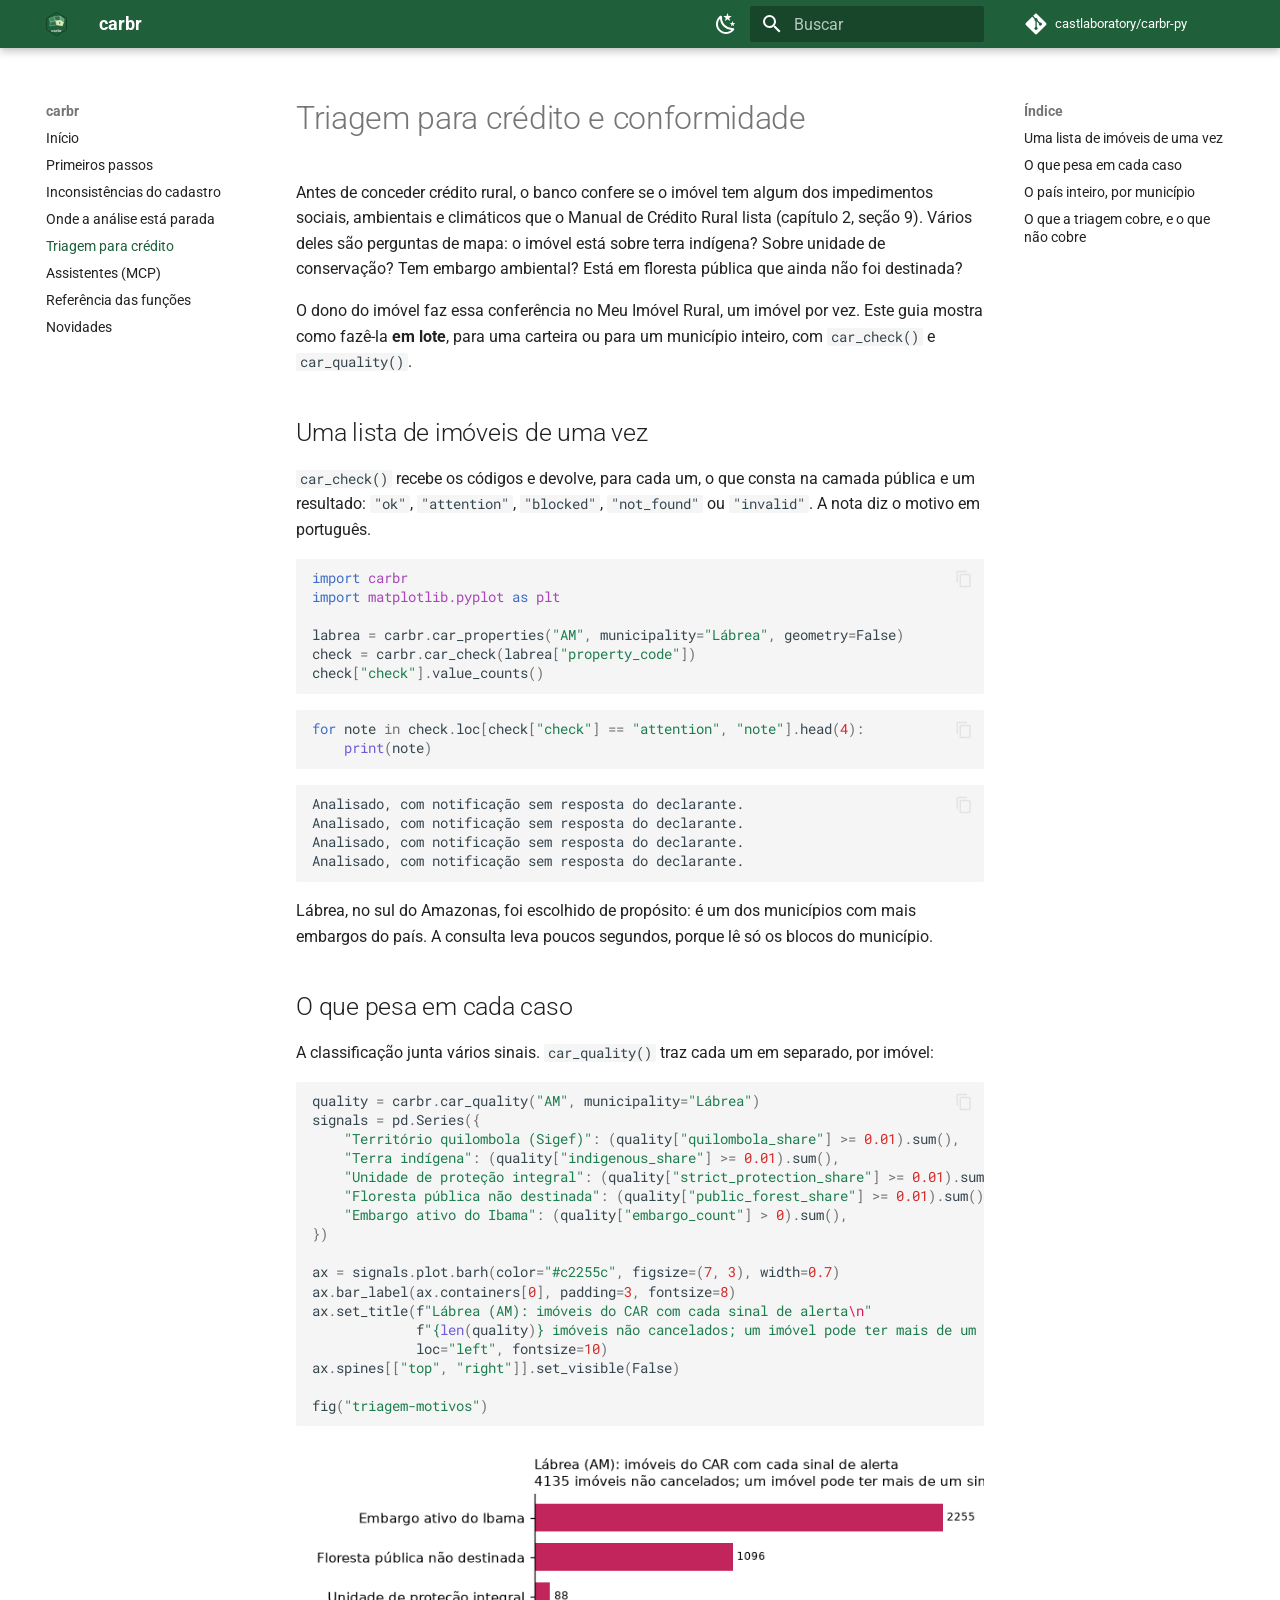
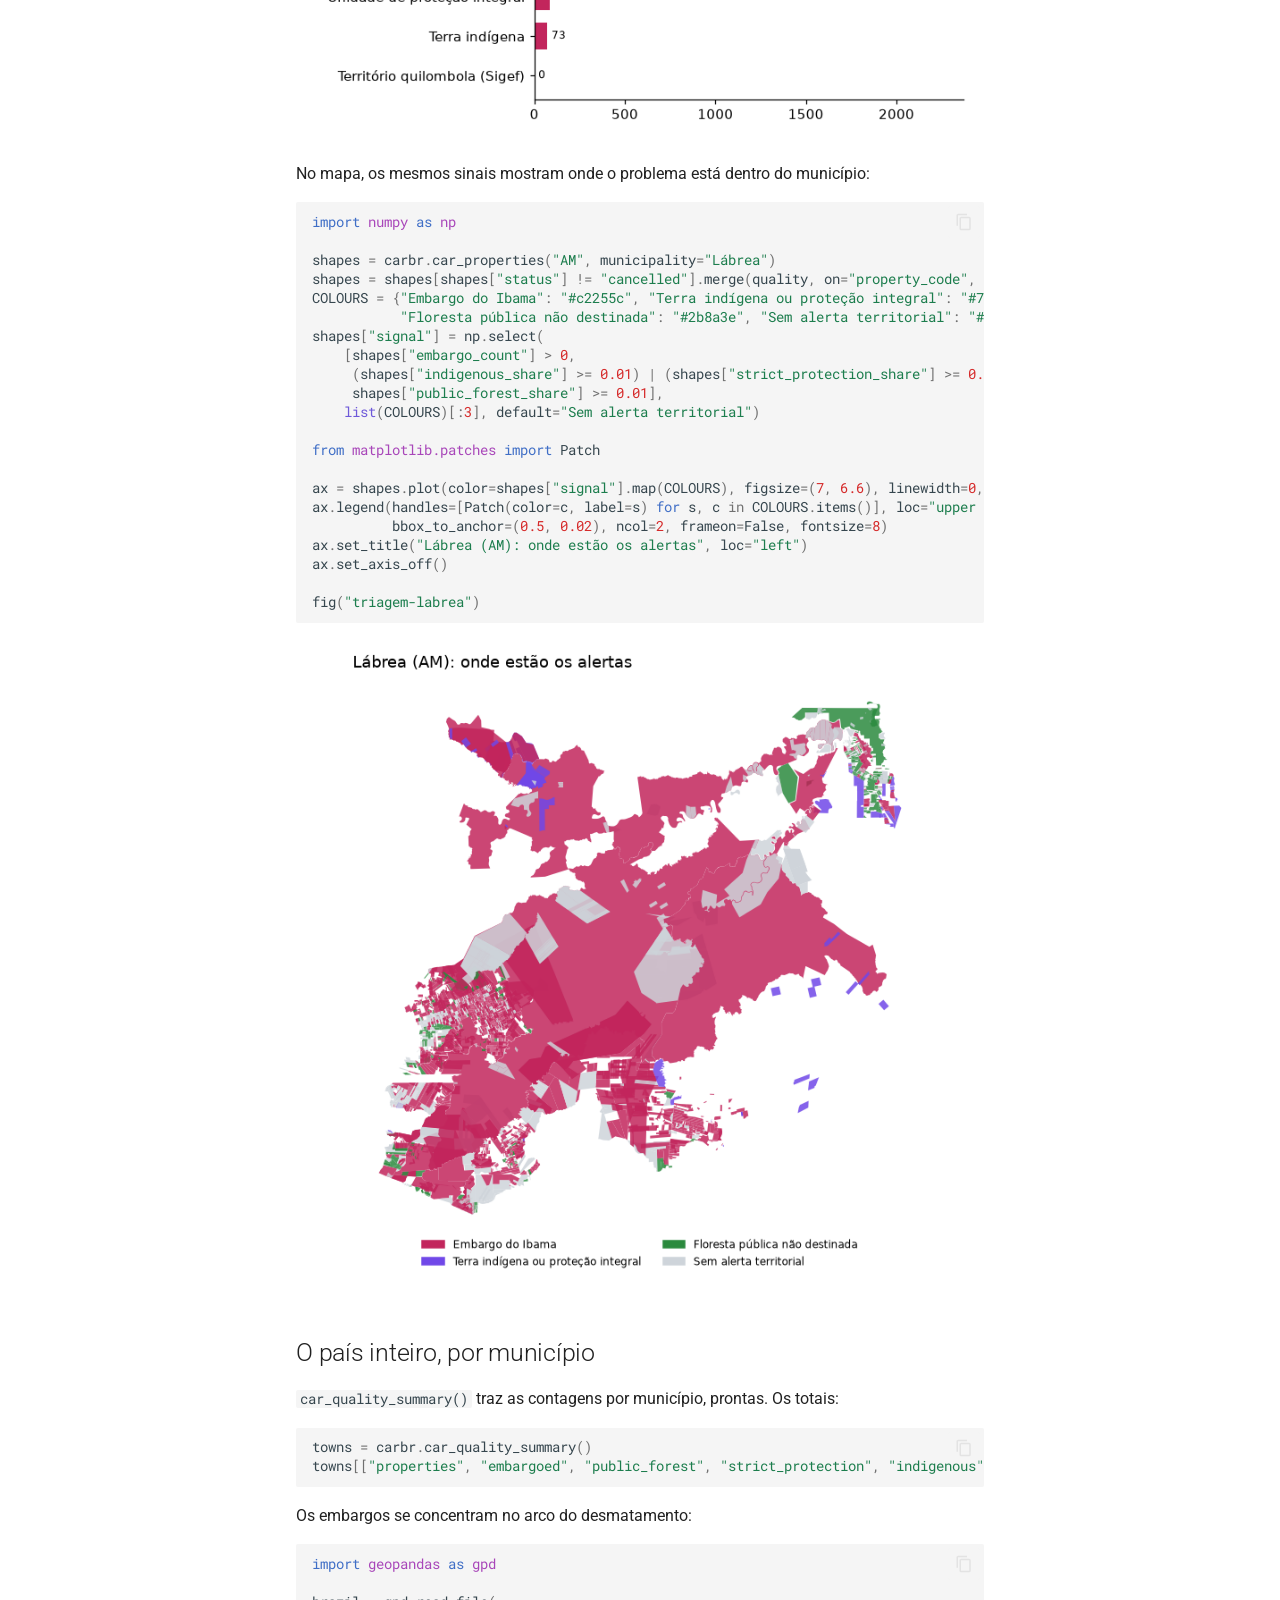
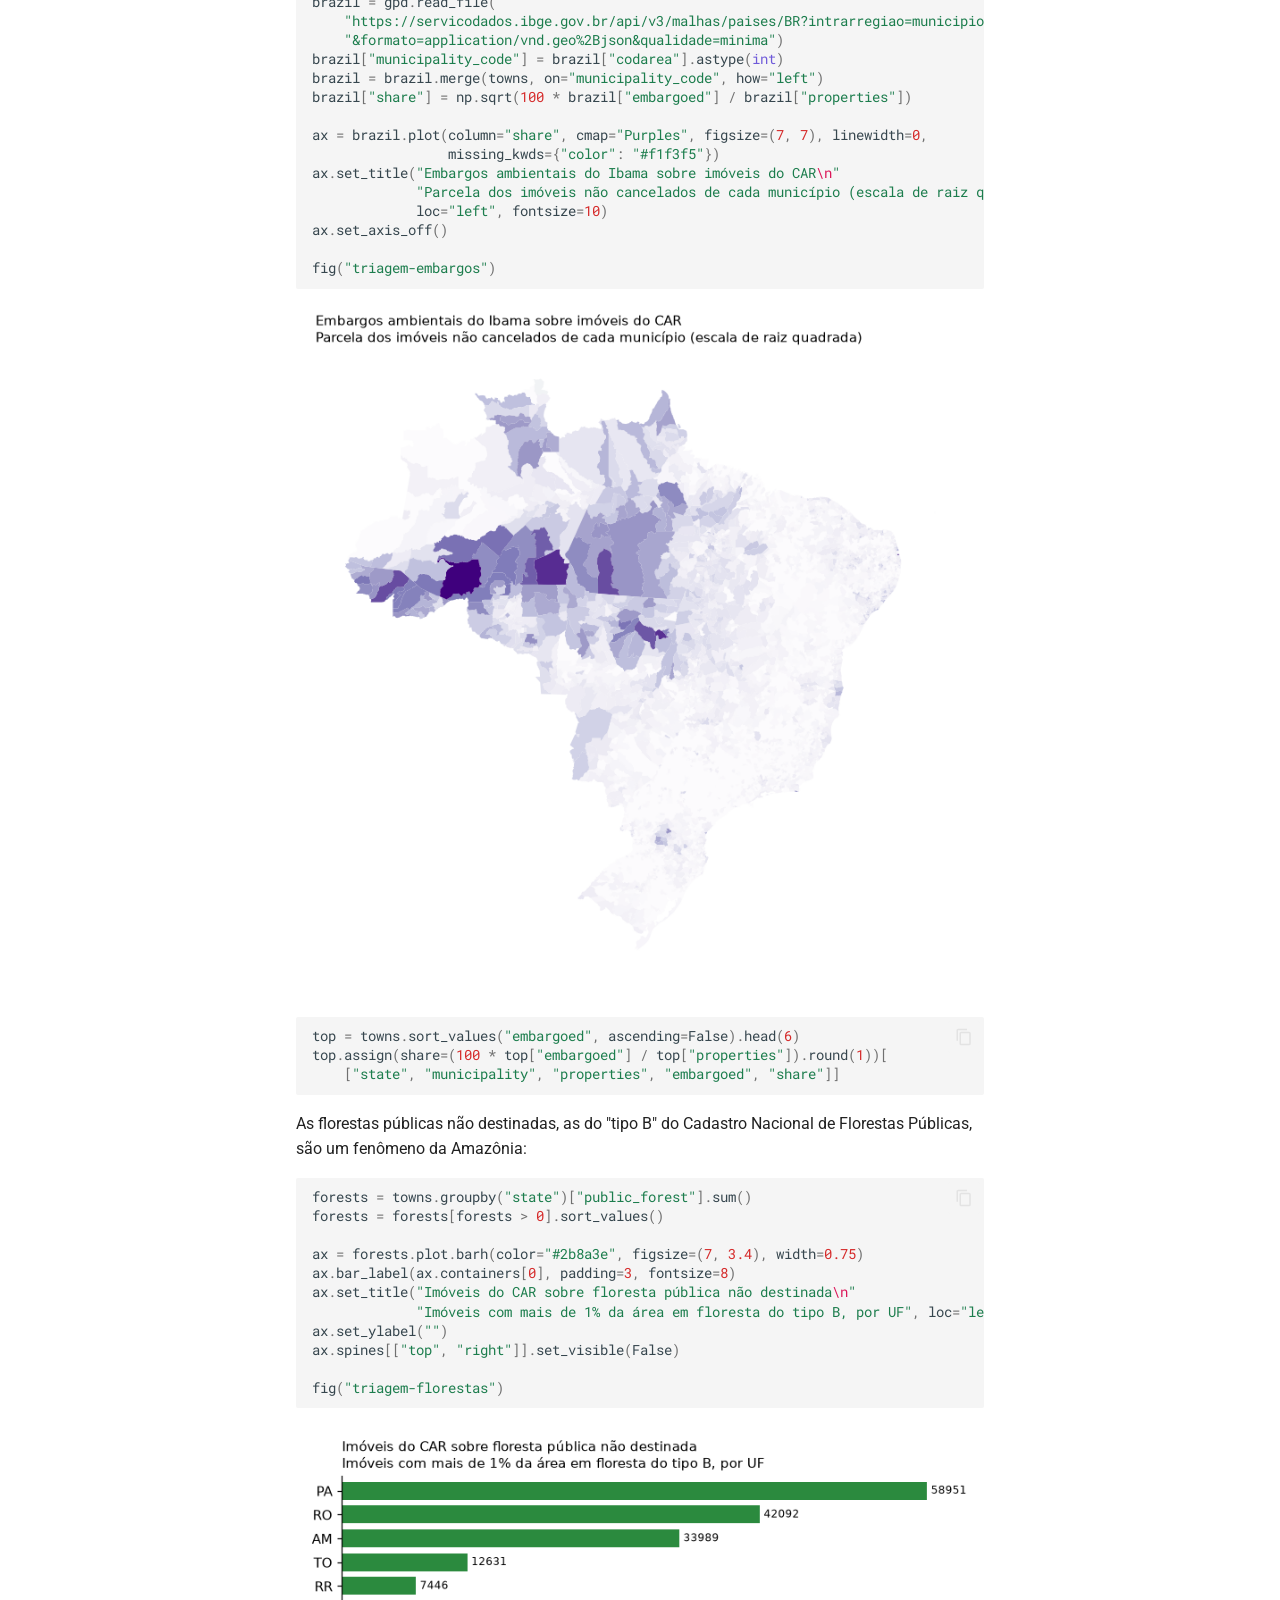
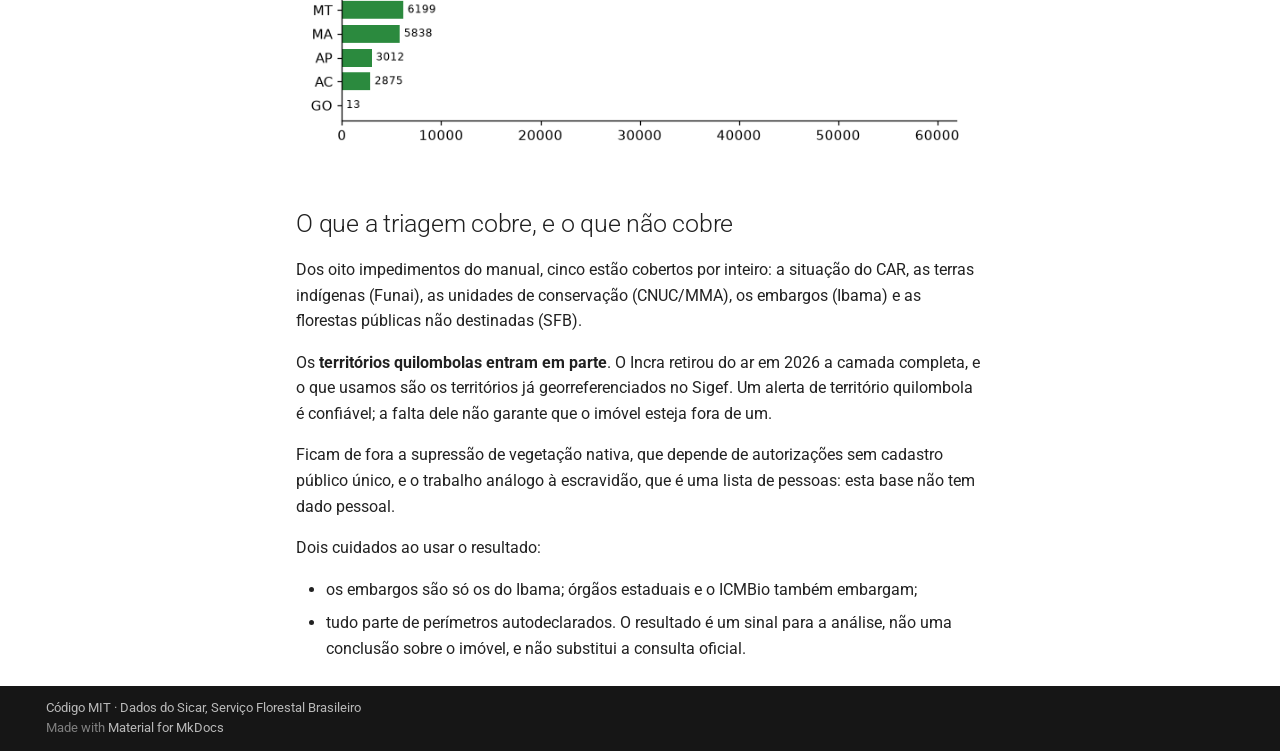
<file: triagem/index.html>
<!doctype html>
<html lang="pt" class="no-js">
  <head>
    
      <meta charset="utf-8">
      <meta name="viewport" content="width=device-width,initial-scale=1">
      
        <meta name="description" content="O Cadastro Ambiental Rural (CAR) no Python, sem baixar a base inteira">
      
      
      
        <link rel="canonical" href="https://castlaboratory.github.io/carbr-py/triagem/">
      
      
        <link rel="prev" href="../fila-da-analise/">
      
      
        <link rel="next" href="../assistentes/">
      
      
        
      
      
      <link rel="icon" href="../assets/logo.svg">
      <meta name="generator" content="mkdocs-1.6.1, mkdocs-material-9.8.2">
    
    
      
        <title>Triagem para crédito - carbr</title>
      
    
    
      <link rel="stylesheet" href="../assets/stylesheets/main.57a0d79d.min.css">
      
        
        <link rel="stylesheet" href="../assets/stylesheets/palette.fb2fffe2.min.css">
      
      


    
    
      
    
    
      
        
        
        <link rel="preconnect" href="https://fonts.gstatic.com" crossorigin>
        <link rel="stylesheet" href="https://fonts.googleapis.com/css?family=Roboto:300,300i,400,400i,700,700i%7CRoboto+Mono:400,400i,700,700i&display=fallback">
        <style>:root{--md-text-font:"Roboto";--md-code-font:"Roboto Mono"}</style>
      
    
    
      <link rel="stylesheet" href="../assets/_mkdocstrings.css">
    
      <link rel="stylesheet" href="../assets/extra.css">
    
    <script>__md_scope=new URL("..",location),__md_hash=e=>[...e].reduce(((e,_)=>(e<<5)-e+_.charCodeAt(0)),0),__md_get=(e,_=localStorage,t=__md_scope)=>JSON.parse(_.getItem(t.pathname+"."+e)),__md_set=(e,_,t=localStorage,a=__md_scope)=>{try{t.setItem(a.pathname+"."+e,JSON.stringify(_))}catch(e){}}</script>
    
      

    
    
  </head>
  
  
    
    
      
    
    
    
    
    <body dir="ltr" data-md-color-scheme="default" data-md-color-primary="custom" data-md-color-accent="custom">
  
    
    <input class="md-toggle" data-md-toggle="drawer" type="checkbox" id="__drawer" autocomplete="off">
    <input class="md-toggle" data-md-toggle="search" type="checkbox" id="__search" autocomplete="off">
    <label class="md-overlay" for="__drawer"></label>
    <div data-md-component="skip">
      
        
        <a href="#triagem-para-credito-e-conformidade" class="md-skip">
          Pular para conteúdo
        </a>
      
    </div>
    <div data-md-component="announce">
      
    </div>
    
    
      

  

<header class="md-header md-header--shadow" data-md-component="header">
  <nav class="md-header__inner md-grid" aria-label="Cabeçalho">
    <a href=".." title="carbr" class="md-header__button md-logo" aria-label="carbr" data-md-component="logo">
      
  <img src="../assets/logo.svg" alt="logo">

    </a>
    <label class="md-header__button md-icon" for="__drawer">
      
      <svg xmlns="http://www.w3.org/2000/svg" viewBox="0 0 24 24"><path d="M3 6h18v2H3zm0 5h18v2H3zm0 5h18v2H3z"/></svg>
    </label>
    <div class="md-header__title" data-md-component="header-title">
      <div class="md-header__ellipsis">
        <div class="md-header__topic">
          <span class="md-ellipsis">
            carbr
          </span>
        </div>
        <div class="md-header__topic" data-md-component="header-topic">
          <span class="md-ellipsis">
            
              Triagem para crédito
            
          </span>
        </div>
      </div>
    </div>
    
      
        <form class="md-header__option" data-md-component="palette">
  
    
    
    
    <input class="md-option" data-md-color-media="" data-md-color-scheme="default" data-md-color-primary="custom" data-md-color-accent="custom"  aria-label="Modo escuro"  type="radio" name="__palette" id="__palette_0">
    
      <label class="md-header__button md-icon" title="Modo escuro" for="__palette_1" hidden>
        <svg xmlns="http://www.w3.org/2000/svg" viewBox="0 0 24 24"><path d="m17.75 4.09-2.53 1.94.91 3.06-2.63-1.81-2.63 1.81.91-3.06-2.53-1.94L12.44 4l1.06-3 1.06 3zm3.5 6.91-1.64 1.25.59 1.98-1.7-1.17-1.7 1.17.59-1.98L15.75 11l2.06-.05L18.5 9l.69 1.95zm-2.28 4.95c.83-.08 1.72 1.1 1.19 1.85-.32.45-.66.87-1.08 1.27C15.17 23 8.84 23 4.94 19.07c-3.91-3.9-3.91-10.24 0-14.14.4-.4.82-.76 1.27-1.08.75-.53 1.93.36 1.85 1.19-.27 2.86.69 5.83 2.89 8.02a9.96 9.96 0 0 0 8.02 2.89m-1.64 2.02a12.08 12.08 0 0 1-7.8-3.47c-2.17-2.19-3.33-5-3.49-7.82-2.81 3.14-2.7 7.96.31 10.98 3.02 3.01 7.84 3.12 10.98.31"/></svg>
      </label>
    
  
    
    
    
    <input class="md-option" data-md-color-media="" data-md-color-scheme="slate" data-md-color-primary="custom" data-md-color-accent="custom"  aria-label="Modo claro"  type="radio" name="__palette" id="__palette_1">
    
      <label class="md-header__button md-icon" title="Modo claro" for="__palette_0" hidden>
        <svg xmlns="http://www.w3.org/2000/svg" viewBox="0 0 24 24"><path d="M12 7a5 5 0 0 1 5 5 5 5 0 0 1-5 5 5 5 0 0 1-5-5 5 5 0 0 1 5-5m0 2a3 3 0 0 0-3 3 3 3 0 0 0 3 3 3 3 0 0 0 3-3 3 3 0 0 0-3-3m0-7 2.39 3.42C13.65 5.15 12.84 5 12 5s-1.65.15-2.39.42zM3.34 7l4.16-.35A7.2 7.2 0 0 0 5.94 8.5c-.44.74-.69 1.5-.83 2.29zm.02 10 1.76-3.77a7.131 7.131 0 0 0 2.38 4.14zM20.65 7l-1.77 3.79a7.02 7.02 0 0 0-2.38-4.15zm-.01 10-4.14.36c.59-.51 1.12-1.14 1.54-1.86.42-.73.69-1.5.83-2.29zM12 22l-2.41-3.44c.74.27 1.55.44 2.41.44.82 0 1.63-.17 2.37-.44z"/></svg>
      </label>
    
  
</form>
      
    
    
      <script>var palette=__md_get("__palette");if(palette&&palette.color){if("(prefers-color-scheme)"===palette.color.media){var media=matchMedia("(prefers-color-scheme: light)"),input=document.querySelector(media.matches?"[data-md-color-media='(prefers-color-scheme: light)']":"[data-md-color-media='(prefers-color-scheme: dark)']");palette.color.media=input.getAttribute("data-md-color-media"),palette.color.scheme=input.getAttribute("data-md-color-scheme"),palette.color.primary=input.getAttribute("data-md-color-primary"),palette.color.accent=input.getAttribute("data-md-color-accent")}for(var[key,value]of Object.entries(palette.color))document.body.setAttribute("data-md-color-"+key,value)}</script>
    
    
    
      
      
        <label class="md-header__button md-icon" for="__search">
          
          <svg xmlns="http://www.w3.org/2000/svg" viewBox="0 0 24 24"><path d="M9.5 3A6.5 6.5 0 0 1 16 9.5c0 1.61-.59 3.09-1.56 4.23l.27.27h.79l5 5-1.5 1.5-5-5v-.79l-.27-.27A6.52 6.52 0 0 1 9.5 16 6.5 6.5 0 0 1 3 9.5 6.5 6.5 0 0 1 9.5 3m0 2C7 5 5 7 5 9.5S7 14 9.5 14 14 12 14 9.5 12 5 9.5 5"/></svg>
        </label>
        <div class="md-search" data-md-component="search" role="dialog">
  <label class="md-search__overlay" for="__search"></label>
  <div class="md-search__inner" role="search">
    <form class="md-search__form" name="search">
      <input type="text" class="md-search__input" name="query" aria-label="Buscar" placeholder="Buscar" autocapitalize="off" autocorrect="off" autocomplete="off" spellcheck="false" data-md-component="search-query" required>
      <label class="md-search__icon md-icon" for="__search">
        
        <svg xmlns="http://www.w3.org/2000/svg" viewBox="0 0 24 24"><path d="M9.5 3A6.5 6.5 0 0 1 16 9.5c0 1.61-.59 3.09-1.56 4.23l.27.27h.79l5 5-1.5 1.5-5-5v-.79l-.27-.27A6.52 6.52 0 0 1 9.5 16 6.5 6.5 0 0 1 3 9.5 6.5 6.5 0 0 1 9.5 3m0 2C7 5 5 7 5 9.5S7 14 9.5 14 14 12 14 9.5 12 5 9.5 5"/></svg>
        
        <svg xmlns="http://www.w3.org/2000/svg" viewBox="0 0 24 24"><path d="M20 11v2H8l5.5 5.5-1.42 1.42L4.16 12l7.92-7.92L13.5 5.5 8 11z"/></svg>
      </label>
      <nav class="md-search__options" aria-label="Pesquisar">
        
        <button type="reset" class="md-search__icon md-icon" title="Limpar" aria-label="Limpar" tabindex="-1">
          
          <svg xmlns="http://www.w3.org/2000/svg" viewBox="0 0 24 24"><path d="M19 6.41 17.59 5 12 10.59 6.41 5 5 6.41 10.59 12 5 17.59 6.41 19 12 13.41 17.59 19 19 17.59 13.41 12z"/></svg>
        </button>
      </nav>
      
    </form>
    <div class="md-search__output">
      <div class="md-search__scrollwrap" tabindex="0" data-md-scrollfix>
        <div class="md-search-result" data-md-component="search-result">
          <div class="md-search-result__meta">
            Inicializando busca
          </div>
          <ol class="md-search-result__list" role="presentation"></ol>
        </div>
      </div>
    </div>
  </div>
</div>
      
    
    
      <div class="md-header__source">
        <a href="https://github.com/castlaboratory/carbr-py" title="Ir para repositório" class="md-source" data-md-component="source">
  <div class="md-source__icon md-icon">
    
    <svg xmlns="http://www.w3.org/2000/svg" viewBox="0 0 448 512"><!--! Font Awesome Free 7.1.0 by @fontawesome - https://fontawesome.com License - https://fontawesome.com/license/free (Icons: CC BY 4.0, Fonts: SIL OFL 1.1, Code: MIT License) Copyright 2025 Fonticons, Inc.--><path d="M439.6 236.1 244 40.5c-5.4-5.5-12.8-8.5-20.4-8.5s-15 3-20.4 8.4L162.5 81l51.5 51.5c27.1-9.1 52.7 16.8 43.4 43.7l49.7 49.7c34.2-11.8 61.2 31 35.5 56.7-26.5 26.5-70.2-2.9-56-37.3L240.3 199v121.9c25.3 12.5 22.3 41.8 9.1 55-6.4 6.4-15.2 10.1-24.3 10.1s-17.8-3.6-24.3-10.1c-17.6-17.6-11.1-46.9 11.2-56v-123c-20.8-8.5-24.6-30.7-18.6-45L142.6 101 8.5 235.1C3 240.6 0 247.9 0 255.5s3 15 8.5 20.4l195.6 195.7c5.4 5.4 12.7 8.4 20.4 8.4s15-3 20.4-8.4l194.7-194.7c5.4-5.4 8.4-12.8 8.4-20.4s-3-15-8.4-20.4"/></svg>
  </div>
  <div class="md-source__repository">
    castlaboratory/carbr-py
  </div>
</a>
      </div>
    
  </nav>
  
</header>
    
    <div class="md-container" data-md-component="container">
      
      
        
          
        
      
      <main class="md-main" data-md-component="main">
        <div class="md-main__inner md-grid">
          
            
              
              <div class="md-sidebar md-sidebar--primary" data-md-component="sidebar" data-md-type="navigation" >
                <div class="md-sidebar__scrollwrap">
                  <div class="md-sidebar__inner">
                    



<nav class="md-nav md-nav--primary" aria-label="Navegação" data-md-level="0">
  <label class="md-nav__title" for="__drawer">
    <a href=".." title="carbr" class="md-nav__button md-logo" aria-label="carbr" data-md-component="logo">
      
  <img src="../assets/logo.svg" alt="logo">

    </a>
    carbr
  </label>
  
    <div class="md-nav__source">
      <a href="https://github.com/castlaboratory/carbr-py" title="Ir para repositório" class="md-source" data-md-component="source">
  <div class="md-source__icon md-icon">
    
    <svg xmlns="http://www.w3.org/2000/svg" viewBox="0 0 448 512"><!--! Font Awesome Free 7.1.0 by @fontawesome - https://fontawesome.com License - https://fontawesome.com/license/free (Icons: CC BY 4.0, Fonts: SIL OFL 1.1, Code: MIT License) Copyright 2025 Fonticons, Inc.--><path d="M439.6 236.1 244 40.5c-5.4-5.5-12.8-8.5-20.4-8.5s-15 3-20.4 8.4L162.5 81l51.5 51.5c27.1-9.1 52.7 16.8 43.4 43.7l49.7 49.7c34.2-11.8 61.2 31 35.5 56.7-26.5 26.5-70.2-2.9-56-37.3L240.3 199v121.9c25.3 12.5 22.3 41.8 9.1 55-6.4 6.4-15.2 10.1-24.3 10.1s-17.8-3.6-24.3-10.1c-17.6-17.6-11.1-46.9 11.2-56v-123c-20.8-8.5-24.6-30.7-18.6-45L142.6 101 8.5 235.1C3 240.6 0 247.9 0 255.5s3 15 8.5 20.4l195.6 195.7c5.4 5.4 12.7 8.4 20.4 8.4s15-3 20.4-8.4l194.7-194.7c5.4-5.4 8.4-12.8 8.4-20.4s-3-15-8.4-20.4"/></svg>
  </div>
  <div class="md-source__repository">
    castlaboratory/carbr-py
  </div>
</a>
    </div>
  
  <ul class="md-nav__list" data-md-scrollfix>
    
      
      
  
  
  
  
    <li class="md-nav__item">
      <a href=".." class="md-nav__link">
        
  
  
  <span class="md-ellipsis">
    
  
    Início
  

    
  </span>
  
  

      </a>
    </li>
  

    
      
      
  
  
  
  
    <li class="md-nav__item">
      <a href="../primeiros-passos/" class="md-nav__link">
        
  
  
  <span class="md-ellipsis">
    
  
    Primeiros passos
  

    
  </span>
  
  

      </a>
    </li>
  

    
      
      
  
  
  
  
    <li class="md-nav__item">
      <a href="../inconsistencias/" class="md-nav__link">
        
  
  
  <span class="md-ellipsis">
    
  
    Inconsistências do cadastro
  

    
  </span>
  
  

      </a>
    </li>
  

    
      
      
  
  
  
  
    <li class="md-nav__item">
      <a href="../fila-da-analise/" class="md-nav__link">
        
  
  
  <span class="md-ellipsis">
    
  
    Onde a análise está parada
  

    
  </span>
  
  

      </a>
    </li>
  

    
      
      
  
  
    
  
  
  
    <li class="md-nav__item md-nav__item--active">
      
      <input class="md-nav__toggle md-toggle" type="checkbox" id="__toc">
      
      
        
      
      
        <label class="md-nav__link md-nav__link--active" for="__toc">
          
  
  
  <span class="md-ellipsis">
    
  
    Triagem para crédito
  

    
  </span>
  
  

          <span class="md-nav__icon md-icon"></span>
        </label>
      
      <a href="./" class="md-nav__link md-nav__link--active">
        
  
  
  <span class="md-ellipsis">
    
  
    Triagem para crédito
  

    
  </span>
  
  

      </a>
      
        

<nav class="md-nav md-nav--secondary" aria-label="Índice">
  
  
  
    
  
  
    <label class="md-nav__title" for="__toc">
      <span class="md-nav__icon md-icon"></span>
      Índice
    </label>
    <ul class="md-nav__list" data-md-component="toc" data-md-scrollfix>
      
        <li class="md-nav__item">
  <a href="#uma-lista-de-imoveis-de-uma-vez" class="md-nav__link">
    <span class="md-ellipsis">
      
        Uma lista de imóveis de uma vez
      
    </span>
  </a>
  
</li>
      
        <li class="md-nav__item">
  <a href="#o-que-pesa-em-cada-caso" class="md-nav__link">
    <span class="md-ellipsis">
      
        O que pesa em cada caso
      
    </span>
  </a>
  
</li>
      
        <li class="md-nav__item">
  <a href="#o-pais-inteiro-por-municipio" class="md-nav__link">
    <span class="md-ellipsis">
      
        O país inteiro, por município
      
    </span>
  </a>
  
</li>
      
        <li class="md-nav__item">
  <a href="#o-que-a-triagem-cobre-e-o-que-nao-cobre" class="md-nav__link">
    <span class="md-ellipsis">
      
        O que a triagem cobre, e o que não cobre
      
    </span>
  </a>
  
</li>
      
    </ul>
  
</nav>
      
    </li>
  

    
      
      
  
  
  
  
    <li class="md-nav__item">
      <a href="../assistentes/" class="md-nav__link">
        
  
  
  <span class="md-ellipsis">
    
  
    Assistentes (MCP)
  

    
  </span>
  
  

      </a>
    </li>
  

    
      
      
  
  
  
  
    <li class="md-nav__item">
      <a href="../api/" class="md-nav__link">
        
  
  
  <span class="md-ellipsis">
    
  
    Referência das funções
  

    
  </span>
  
  

      </a>
    </li>
  

    
      
      
  
  
  
  
    <li class="md-nav__item">
      <a href="../news/" class="md-nav__link">
        
  
  
  <span class="md-ellipsis">
    
  
    Novidades
  

    
  </span>
  
  

      </a>
    </li>
  

    
  </ul>
</nav>
                  </div>
                </div>
              </div>
            
            
              
              <div class="md-sidebar md-sidebar--secondary" data-md-component="sidebar" data-md-type="toc" >
                <div class="md-sidebar__scrollwrap">
                  <div class="md-sidebar__inner">
                    

<nav class="md-nav md-nav--secondary" aria-label="Índice">
  
  
  
    
  
  
    <label class="md-nav__title" for="__toc">
      <span class="md-nav__icon md-icon"></span>
      Índice
    </label>
    <ul class="md-nav__list" data-md-component="toc" data-md-scrollfix>
      
        <li class="md-nav__item">
  <a href="#uma-lista-de-imoveis-de-uma-vez" class="md-nav__link">
    <span class="md-ellipsis">
      
        Uma lista de imóveis de uma vez
      
    </span>
  </a>
  
</li>
      
        <li class="md-nav__item">
  <a href="#o-que-pesa-em-cada-caso" class="md-nav__link">
    <span class="md-ellipsis">
      
        O que pesa em cada caso
      
    </span>
  </a>
  
</li>
      
        <li class="md-nav__item">
  <a href="#o-pais-inteiro-por-municipio" class="md-nav__link">
    <span class="md-ellipsis">
      
        O país inteiro, por município
      
    </span>
  </a>
  
</li>
      
        <li class="md-nav__item">
  <a href="#o-que-a-triagem-cobre-e-o-que-nao-cobre" class="md-nav__link">
    <span class="md-ellipsis">
      
        O que a triagem cobre, e o que não cobre
      
    </span>
  </a>
  
</li>
      
    </ul>
  
</nav>
                  </div>
                </div>
              </div>
            
          
          
            <div class="md-content" data-md-component="content">
              
              <article class="md-content__inner md-typeset">
                
                  


  
  


<h1 id="triagem-para-credito-e-conformidade">Triagem para crédito e conformidade<a class="headerlink" href="#triagem-para-credito-e-conformidade" title="Permanent link">&para;</a></h1>
<p>Antes de conceder crédito rural, o banco confere se o imóvel tem algum dos impedimentos
sociais, ambientais e climáticos que o Manual de Crédito Rural lista (capítulo 2, seção
9). Vários deles são perguntas de mapa: o imóvel está sobre terra indígena? Sobre unidade
de conservação? Tem embargo ambiental? Está em floresta pública que ainda não foi
destinada?</p>
<p>O dono do imóvel faz essa conferência no Meu Imóvel Rural, um imóvel por vez. Este guia
mostra como fazê-la <strong>em lote</strong>, para uma carteira ou para um município inteiro, com
<code>car_check()</code> e <code>car_quality()</code>.</p>
<h2 id="uma-lista-de-imoveis-de-uma-vez">Uma lista de imóveis de uma vez<a class="headerlink" href="#uma-lista-de-imoveis-de-uma-vez" title="Permanent link">&para;</a></h2>
<p><code>car_check()</code> recebe os códigos e devolve, para cada um, o que consta na camada pública e
um resultado: <code>"ok"</code>, <code>"attention"</code>, <code>"blocked"</code>, <code>"not_found"</code> ou <code>"invalid"</code>. A nota diz
o motivo em português.</p>
<div class="highlight"><pre><span></span><code><span class="kn">import</span><span class="w"> </span><span class="nn">carbr</span>
<span class="kn">import</span><span class="w"> </span><span class="nn">matplotlib.pyplot</span><span class="w"> </span><span class="k">as</span><span class="w"> </span><span class="nn">plt</span>

<span class="n">labrea</span> <span class="o">=</span> <span class="n">carbr</span><span class="o">.</span><span class="n">car_properties</span><span class="p">(</span><span class="s2">"AM"</span><span class="p">,</span> <span class="n">municipality</span><span class="o">=</span><span class="s2">"Lábrea"</span><span class="p">,</span> <span class="n">geometry</span><span class="o">=</span><span class="kc">False</span><span class="p">)</span>
<span class="n">check</span> <span class="o">=</span> <span class="n">carbr</span><span class="o">.</span><span class="n">car_check</span><span class="p">(</span><span class="n">labrea</span><span class="p">[</span><span class="s2">"property_code"</span><span class="p">])</span>
<span class="n">check</span><span class="p">[</span><span class="s2">"check"</span><span class="p">]</span><span class="o">.</span><span class="n">value_counts</span><span class="p">()</span>
</code></pre></div>
<div class="highlight"><pre><span></span><code><span class="k">for</span> <span class="n">note</span> <span class="ow">in</span> <span class="n">check</span><span class="o">.</span><span class="n">loc</span><span class="p">[</span><span class="n">check</span><span class="p">[</span><span class="s2">"check"</span><span class="p">]</span> <span class="o">==</span> <span class="s2">"attention"</span><span class="p">,</span> <span class="s2">"note"</span><span class="p">]</span><span class="o">.</span><span class="n">head</span><span class="p">(</span><span class="mi">4</span><span class="p">):</span>
    <span class="nb">print</span><span class="p">(</span><span class="n">note</span><span class="p">)</span>
</code></pre></div>
<div class="highlight"><pre><span></span><code>Analisado, com notificação sem resposta do declarante.
Analisado, com notificação sem resposta do declarante.
Analisado, com notificação sem resposta do declarante.
Analisado, com notificação sem resposta do declarante.
</code></pre></div>
<p>Lábrea, no sul do Amazonas, foi escolhido de propósito: é um dos municípios com mais
embargos do país. A consulta leva poucos segundos, porque lê só os blocos do município.</p>
<h2 id="o-que-pesa-em-cada-caso">O que pesa em cada caso<a class="headerlink" href="#o-que-pesa-em-cada-caso" title="Permanent link">&para;</a></h2>
<p>A classificação junta vários sinais. <code>car_quality()</code> traz cada um em separado, por imóvel:</p>
<div class="highlight"><pre><span></span><code><span class="n">quality</span> <span class="o">=</span> <span class="n">carbr</span><span class="o">.</span><span class="n">car_quality</span><span class="p">(</span><span class="s2">"AM"</span><span class="p">,</span> <span class="n">municipality</span><span class="o">=</span><span class="s2">"Lábrea"</span><span class="p">)</span>
<span class="n">signals</span> <span class="o">=</span> <span class="n">pd</span><span class="o">.</span><span class="n">Series</span><span class="p">({</span>
    <span class="s2">"Território quilombola (Sigef)"</span><span class="p">:</span> <span class="p">(</span><span class="n">quality</span><span class="p">[</span><span class="s2">"quilombola_share"</span><span class="p">]</span> <span class="o">&gt;=</span> <span class="mf">0.01</span><span class="p">)</span><span class="o">.</span><span class="n">sum</span><span class="p">(),</span>
    <span class="s2">"Terra indígena"</span><span class="p">:</span> <span class="p">(</span><span class="n">quality</span><span class="p">[</span><span class="s2">"indigenous_share"</span><span class="p">]</span> <span class="o">&gt;=</span> <span class="mf">0.01</span><span class="p">)</span><span class="o">.</span><span class="n">sum</span><span class="p">(),</span>
    <span class="s2">"Unidade de proteção integral"</span><span class="p">:</span> <span class="p">(</span><span class="n">quality</span><span class="p">[</span><span class="s2">"strict_protection_share"</span><span class="p">]</span> <span class="o">&gt;=</span> <span class="mf">0.01</span><span class="p">)</span><span class="o">.</span><span class="n">sum</span><span class="p">(),</span>
    <span class="s2">"Floresta pública não destinada"</span><span class="p">:</span> <span class="p">(</span><span class="n">quality</span><span class="p">[</span><span class="s2">"public_forest_share"</span><span class="p">]</span> <span class="o">&gt;=</span> <span class="mf">0.01</span><span class="p">)</span><span class="o">.</span><span class="n">sum</span><span class="p">(),</span>
    <span class="s2">"Embargo ativo do Ibama"</span><span class="p">:</span> <span class="p">(</span><span class="n">quality</span><span class="p">[</span><span class="s2">"embargo_count"</span><span class="p">]</span> <span class="o">&gt;</span> <span class="mi">0</span><span class="p">)</span><span class="o">.</span><span class="n">sum</span><span class="p">(),</span>
<span class="p">})</span>

<span class="n">ax</span> <span class="o">=</span> <span class="n">signals</span><span class="o">.</span><span class="n">plot</span><span class="o">.</span><span class="n">barh</span><span class="p">(</span><span class="n">color</span><span class="o">=</span><span class="s2">"#c2255c"</span><span class="p">,</span> <span class="n">figsize</span><span class="o">=</span><span class="p">(</span><span class="mi">7</span><span class="p">,</span> <span class="mi">3</span><span class="p">),</span> <span class="n">width</span><span class="o">=</span><span class="mf">0.7</span><span class="p">)</span>
<span class="n">ax</span><span class="o">.</span><span class="n">bar_label</span><span class="p">(</span><span class="n">ax</span><span class="o">.</span><span class="n">containers</span><span class="p">[</span><span class="mi">0</span><span class="p">],</span> <span class="n">padding</span><span class="o">=</span><span class="mi">3</span><span class="p">,</span> <span class="n">fontsize</span><span class="o">=</span><span class="mi">8</span><span class="p">)</span>
<span class="n">ax</span><span class="o">.</span><span class="n">set_title</span><span class="p">(</span><span class="sa">f</span><span class="s2">"Lábrea (AM): imóveis do CAR com cada sinal de alerta</span><span class="se">\n</span><span class="s2">"</span>
             <span class="sa">f</span><span class="s2">"</span><span class="si">{</span><span class="nb">len</span><span class="p">(</span><span class="n">quality</span><span class="p">)</span><span class="si">}</span><span class="s2"> imóveis não cancelados; um imóvel pode ter mais de um sinal"</span><span class="p">,</span>
             <span class="n">loc</span><span class="o">=</span><span class="s2">"left"</span><span class="p">,</span> <span class="n">fontsize</span><span class="o">=</span><span class="mi">10</span><span class="p">)</span>
<span class="n">ax</span><span class="o">.</span><span class="n">spines</span><span class="p">[[</span><span class="s2">"top"</span><span class="p">,</span> <span class="s2">"right"</span><span class="p">]]</span><span class="o">.</span><span class="n">set_visible</span><span class="p">(</span><span class="kc">False</span><span class="p">)</span>

<span class="n">fig</span><span class="p">(</span><span class="s2">"triagem-motivos"</span><span class="p">)</span>
</code></pre></div>
<p><img alt="triagem-motivos" src="../assets/triagem-motivos.png" /></p>
<p>No mapa, os mesmos sinais mostram onde o problema está dentro do município:</p>
<div class="highlight"><pre><span></span><code><span class="kn">import</span><span class="w"> </span><span class="nn">numpy</span><span class="w"> </span><span class="k">as</span><span class="w"> </span><span class="nn">np</span>

<span class="n">shapes</span> <span class="o">=</span> <span class="n">carbr</span><span class="o">.</span><span class="n">car_properties</span><span class="p">(</span><span class="s2">"AM"</span><span class="p">,</span> <span class="n">municipality</span><span class="o">=</span><span class="s2">"Lábrea"</span><span class="p">)</span>
<span class="n">shapes</span> <span class="o">=</span> <span class="n">shapes</span><span class="p">[</span><span class="n">shapes</span><span class="p">[</span><span class="s2">"status"</span><span class="p">]</span> <span class="o">!=</span> <span class="s2">"cancelled"</span><span class="p">]</span><span class="o">.</span><span class="n">merge</span><span class="p">(</span><span class="n">quality</span><span class="p">,</span> <span class="n">on</span><span class="o">=</span><span class="s2">"property_code"</span><span class="p">,</span> <span class="n">how</span><span class="o">=</span><span class="s2">"left"</span><span class="p">)</span>
<span class="n">COLOURS</span> <span class="o">=</span> <span class="p">{</span><span class="s2">"Embargo do Ibama"</span><span class="p">:</span> <span class="s2">"#c2255c"</span><span class="p">,</span> <span class="s2">"Terra indígena ou proteção integral"</span><span class="p">:</span> <span class="s2">"#7048e8"</span><span class="p">,</span>
           <span class="s2">"Floresta pública não destinada"</span><span class="p">:</span> <span class="s2">"#2b8a3e"</span><span class="p">,</span> <span class="s2">"Sem alerta territorial"</span><span class="p">:</span> <span class="s2">"#ced4da"</span><span class="p">}</span>
<span class="n">shapes</span><span class="p">[</span><span class="s2">"signal"</span><span class="p">]</span> <span class="o">=</span> <span class="n">np</span><span class="o">.</span><span class="n">select</span><span class="p">(</span>
    <span class="p">[</span><span class="n">shapes</span><span class="p">[</span><span class="s2">"embargo_count"</span><span class="p">]</span> <span class="o">&gt;</span> <span class="mi">0</span><span class="p">,</span>
     <span class="p">(</span><span class="n">shapes</span><span class="p">[</span><span class="s2">"indigenous_share"</span><span class="p">]</span> <span class="o">&gt;=</span> <span class="mf">0.01</span><span class="p">)</span> <span class="o">|</span> <span class="p">(</span><span class="n">shapes</span><span class="p">[</span><span class="s2">"strict_protection_share"</span><span class="p">]</span> <span class="o">&gt;=</span> <span class="mf">0.01</span><span class="p">),</span>
     <span class="n">shapes</span><span class="p">[</span><span class="s2">"public_forest_share"</span><span class="p">]</span> <span class="o">&gt;=</span> <span class="mf">0.01</span><span class="p">],</span>
    <span class="nb">list</span><span class="p">(</span><span class="n">COLOURS</span><span class="p">)[:</span><span class="mi">3</span><span class="p">],</span> <span class="n">default</span><span class="o">=</span><span class="s2">"Sem alerta territorial"</span><span class="p">)</span>

<span class="kn">from</span><span class="w"> </span><span class="nn">matplotlib.patches</span><span class="w"> </span><span class="kn">import</span> <span class="n">Patch</span>

<span class="n">ax</span> <span class="o">=</span> <span class="n">shapes</span><span class="o">.</span><span class="n">plot</span><span class="p">(</span><span class="n">color</span><span class="o">=</span><span class="n">shapes</span><span class="p">[</span><span class="s2">"signal"</span><span class="p">]</span><span class="o">.</span><span class="n">map</span><span class="p">(</span><span class="n">COLOURS</span><span class="p">),</span> <span class="n">figsize</span><span class="o">=</span><span class="p">(</span><span class="mi">7</span><span class="p">,</span> <span class="mf">6.6</span><span class="p">),</span> <span class="n">linewidth</span><span class="o">=</span><span class="mi">0</span><span class="p">,</span> <span class="n">alpha</span><span class="o">=</span><span class="mf">0.85</span><span class="p">)</span>
<span class="n">ax</span><span class="o">.</span><span class="n">legend</span><span class="p">(</span><span class="n">handles</span><span class="o">=</span><span class="p">[</span><span class="n">Patch</span><span class="p">(</span><span class="n">color</span><span class="o">=</span><span class="n">c</span><span class="p">,</span> <span class="n">label</span><span class="o">=</span><span class="n">s</span><span class="p">)</span> <span class="k">for</span> <span class="n">s</span><span class="p">,</span> <span class="n">c</span> <span class="ow">in</span> <span class="n">COLOURS</span><span class="o">.</span><span class="n">items</span><span class="p">()],</span> <span class="n">loc</span><span class="o">=</span><span class="s2">"upper center"</span><span class="p">,</span>
          <span class="n">bbox_to_anchor</span><span class="o">=</span><span class="p">(</span><span class="mf">0.5</span><span class="p">,</span> <span class="mf">0.02</span><span class="p">),</span> <span class="n">ncol</span><span class="o">=</span><span class="mi">2</span><span class="p">,</span> <span class="n">frameon</span><span class="o">=</span><span class="kc">False</span><span class="p">,</span> <span class="n">fontsize</span><span class="o">=</span><span class="mi">8</span><span class="p">)</span>
<span class="n">ax</span><span class="o">.</span><span class="n">set_title</span><span class="p">(</span><span class="s2">"Lábrea (AM): onde estão os alertas"</span><span class="p">,</span> <span class="n">loc</span><span class="o">=</span><span class="s2">"left"</span><span class="p">)</span>
<span class="n">ax</span><span class="o">.</span><span class="n">set_axis_off</span><span class="p">()</span>

<span class="n">fig</span><span class="p">(</span><span class="s2">"triagem-labrea"</span><span class="p">)</span>
</code></pre></div>
<p><img alt="triagem-labrea" src="../assets/triagem-labrea.png" /></p>
<h2 id="o-pais-inteiro-por-municipio">O país inteiro, por município<a class="headerlink" href="#o-pais-inteiro-por-municipio" title="Permanent link">&para;</a></h2>
<p><code>car_quality_summary()</code> traz as contagens por município, prontas. Os totais:</p>
<div class="highlight"><pre><span></span><code><span class="n">towns</span> <span class="o">=</span> <span class="n">carbr</span><span class="o">.</span><span class="n">car_quality_summary</span><span class="p">()</span>
<span class="n">towns</span><span class="p">[[</span><span class="s2">"properties"</span><span class="p">,</span> <span class="s2">"embargoed"</span><span class="p">,</span> <span class="s2">"public_forest"</span><span class="p">,</span> <span class="s2">"strict_protection"</span><span class="p">,</span> <span class="s2">"indigenous"</span><span class="p">,</span> <span class="s2">"quilombola"</span><span class="p">]]</span><span class="o">.</span><span class="n">sum</span><span class="p">()</span>
</code></pre></div>
<p>Os embargos se concentram no arco do desmatamento:</p>
<div class="highlight"><pre><span></span><code><span class="kn">import</span><span class="w"> </span><span class="nn">geopandas</span><span class="w"> </span><span class="k">as</span><span class="w"> </span><span class="nn">gpd</span>

<span class="n">brazil</span> <span class="o">=</span> <span class="n">gpd</span><span class="o">.</span><span class="n">read_file</span><span class="p">(</span>
    <span class="s2">"https://servicodados.ibge.gov.br/api/v3/malhas/paises/BR?intrarregiao=municipio"</span>
    <span class="s2">"&amp;formato=application/vnd.geo%2Bjson&amp;qualidade=minima"</span><span class="p">)</span>
<span class="n">brazil</span><span class="p">[</span><span class="s2">"municipality_code"</span><span class="p">]</span> <span class="o">=</span> <span class="n">brazil</span><span class="p">[</span><span class="s2">"codarea"</span><span class="p">]</span><span class="o">.</span><span class="n">astype</span><span class="p">(</span><span class="nb">int</span><span class="p">)</span>
<span class="n">brazil</span> <span class="o">=</span> <span class="n">brazil</span><span class="o">.</span><span class="n">merge</span><span class="p">(</span><span class="n">towns</span><span class="p">,</span> <span class="n">on</span><span class="o">=</span><span class="s2">"municipality_code"</span><span class="p">,</span> <span class="n">how</span><span class="o">=</span><span class="s2">"left"</span><span class="p">)</span>
<span class="n">brazil</span><span class="p">[</span><span class="s2">"share"</span><span class="p">]</span> <span class="o">=</span> <span class="n">np</span><span class="o">.</span><span class="n">sqrt</span><span class="p">(</span><span class="mi">100</span> <span class="o">*</span> <span class="n">brazil</span><span class="p">[</span><span class="s2">"embargoed"</span><span class="p">]</span> <span class="o">/</span> <span class="n">brazil</span><span class="p">[</span><span class="s2">"properties"</span><span class="p">])</span>

<span class="n">ax</span> <span class="o">=</span> <span class="n">brazil</span><span class="o">.</span><span class="n">plot</span><span class="p">(</span><span class="n">column</span><span class="o">=</span><span class="s2">"share"</span><span class="p">,</span> <span class="n">cmap</span><span class="o">=</span><span class="s2">"Purples"</span><span class="p">,</span> <span class="n">figsize</span><span class="o">=</span><span class="p">(</span><span class="mi">7</span><span class="p">,</span> <span class="mi">7</span><span class="p">),</span> <span class="n">linewidth</span><span class="o">=</span><span class="mi">0</span><span class="p">,</span>
                 <span class="n">missing_kwds</span><span class="o">=</span><span class="p">{</span><span class="s2">"color"</span><span class="p">:</span> <span class="s2">"#f1f3f5"</span><span class="p">})</span>
<span class="n">ax</span><span class="o">.</span><span class="n">set_title</span><span class="p">(</span><span class="s2">"Embargos ambientais do Ibama sobre imóveis do CAR</span><span class="se">\n</span><span class="s2">"</span>
             <span class="s2">"Parcela dos imóveis não cancelados de cada município (escala de raiz quadrada)"</span><span class="p">,</span>
             <span class="n">loc</span><span class="o">=</span><span class="s2">"left"</span><span class="p">,</span> <span class="n">fontsize</span><span class="o">=</span><span class="mi">10</span><span class="p">)</span>
<span class="n">ax</span><span class="o">.</span><span class="n">set_axis_off</span><span class="p">()</span>

<span class="n">fig</span><span class="p">(</span><span class="s2">"triagem-embargos"</span><span class="p">)</span>
</code></pre></div>
<p><img alt="triagem-embargos" src="../assets/triagem-embargos.png" /></p>
<div class="highlight"><pre><span></span><code><span class="n">top</span> <span class="o">=</span> <span class="n">towns</span><span class="o">.</span><span class="n">sort_values</span><span class="p">(</span><span class="s2">"embargoed"</span><span class="p">,</span> <span class="n">ascending</span><span class="o">=</span><span class="kc">False</span><span class="p">)</span><span class="o">.</span><span class="n">head</span><span class="p">(</span><span class="mi">6</span><span class="p">)</span>
<span class="n">top</span><span class="o">.</span><span class="n">assign</span><span class="p">(</span><span class="n">share</span><span class="o">=</span><span class="p">(</span><span class="mi">100</span> <span class="o">*</span> <span class="n">top</span><span class="p">[</span><span class="s2">"embargoed"</span><span class="p">]</span> <span class="o">/</span> <span class="n">top</span><span class="p">[</span><span class="s2">"properties"</span><span class="p">])</span><span class="o">.</span><span class="n">round</span><span class="p">(</span><span class="mi">1</span><span class="p">))[</span>
    <span class="p">[</span><span class="s2">"state"</span><span class="p">,</span> <span class="s2">"municipality"</span><span class="p">,</span> <span class="s2">"properties"</span><span class="p">,</span> <span class="s2">"embargoed"</span><span class="p">,</span> <span class="s2">"share"</span><span class="p">]]</span>
</code></pre></div>
<p>As florestas públicas não destinadas, as do "tipo B" do Cadastro Nacional de Florestas
Públicas, são um fenômeno da Amazônia:</p>
<div class="highlight"><pre><span></span><code><span class="n">forests</span> <span class="o">=</span> <span class="n">towns</span><span class="o">.</span><span class="n">groupby</span><span class="p">(</span><span class="s2">"state"</span><span class="p">)[</span><span class="s2">"public_forest"</span><span class="p">]</span><span class="o">.</span><span class="n">sum</span><span class="p">()</span>
<span class="n">forests</span> <span class="o">=</span> <span class="n">forests</span><span class="p">[</span><span class="n">forests</span> <span class="o">&gt;</span> <span class="mi">0</span><span class="p">]</span><span class="o">.</span><span class="n">sort_values</span><span class="p">()</span>

<span class="n">ax</span> <span class="o">=</span> <span class="n">forests</span><span class="o">.</span><span class="n">plot</span><span class="o">.</span><span class="n">barh</span><span class="p">(</span><span class="n">color</span><span class="o">=</span><span class="s2">"#2b8a3e"</span><span class="p">,</span> <span class="n">figsize</span><span class="o">=</span><span class="p">(</span><span class="mi">7</span><span class="p">,</span> <span class="mf">3.4</span><span class="p">),</span> <span class="n">width</span><span class="o">=</span><span class="mf">0.75</span><span class="p">)</span>
<span class="n">ax</span><span class="o">.</span><span class="n">bar_label</span><span class="p">(</span><span class="n">ax</span><span class="o">.</span><span class="n">containers</span><span class="p">[</span><span class="mi">0</span><span class="p">],</span> <span class="n">padding</span><span class="o">=</span><span class="mi">3</span><span class="p">,</span> <span class="n">fontsize</span><span class="o">=</span><span class="mi">8</span><span class="p">)</span>
<span class="n">ax</span><span class="o">.</span><span class="n">set_title</span><span class="p">(</span><span class="s2">"Imóveis do CAR sobre floresta pública não destinada</span><span class="se">\n</span><span class="s2">"</span>
             <span class="s2">"Imóveis com mais de 1</span><span class="si">% d</span><span class="s2">a área em floresta do tipo B, por UF"</span><span class="p">,</span> <span class="n">loc</span><span class="o">=</span><span class="s2">"left"</span><span class="p">,</span> <span class="n">fontsize</span><span class="o">=</span><span class="mi">10</span><span class="p">)</span>
<span class="n">ax</span><span class="o">.</span><span class="n">set_ylabel</span><span class="p">(</span><span class="s2">""</span><span class="p">)</span>
<span class="n">ax</span><span class="o">.</span><span class="n">spines</span><span class="p">[[</span><span class="s2">"top"</span><span class="p">,</span> <span class="s2">"right"</span><span class="p">]]</span><span class="o">.</span><span class="n">set_visible</span><span class="p">(</span><span class="kc">False</span><span class="p">)</span>

<span class="n">fig</span><span class="p">(</span><span class="s2">"triagem-florestas"</span><span class="p">)</span>
</code></pre></div>
<p><img alt="triagem-florestas" src="../assets/triagem-florestas.png" /></p>
<h2 id="o-que-a-triagem-cobre-e-o-que-nao-cobre">O que a triagem cobre, e o que não cobre<a class="headerlink" href="#o-que-a-triagem-cobre-e-o-que-nao-cobre" title="Permanent link">&para;</a></h2>
<p>Dos oito impedimentos do manual, cinco estão cobertos por inteiro: a situação do CAR, as
terras indígenas (Funai), as unidades de conservação (CNUC/MMA), os embargos (Ibama) e as
florestas públicas não destinadas (SFB).</p>
<p>Os <strong>territórios quilombolas entram em parte</strong>. O Incra retirou do ar em 2026 a camada
completa, e o que usamos são os territórios já georreferenciados no Sigef. Um alerta de
território quilombola é confiável; a falta dele não garante que o imóvel esteja fora de um.</p>
<p>Ficam de fora a supressão de vegetação nativa, que depende de autorizações sem cadastro
público único, e o trabalho análogo à escravidão, que é uma lista de pessoas: esta base
não tem dado pessoal.</p>
<p>Dois cuidados ao usar o resultado:</p>
<ul>
<li>os embargos são só os do Ibama; órgãos estaduais e o ICMBio também embargam;</li>
<li>tudo parte de perímetros autodeclarados. O resultado é um sinal para a análise, não uma
  conclusão sobre o imóvel, e não substitui a consulta oficial.</li>
</ul>












                
              </article>
            </div>
          
          
<script>var target=document.getElementById(location.hash.slice(1));target&&target.name&&(target.checked=target.name.startsWith("__tabbed_"))</script>
        </div>
        
      </main>
      
        <footer class="md-footer">
  
  <div class="md-footer-meta md-typeset">
    <div class="md-footer-meta__inner md-grid">
      <div class="md-copyright">
  
    <div class="md-copyright__highlight">
      Código MIT · Dados do Sicar, Serviço Florestal Brasileiro
    </div>
  
  
    Made with
    <a href="https://squidfunk.github.io/mkdocs-material/" target="_blank" rel="noopener">
      Material for MkDocs
    </a>
  
</div>
      
    </div>
  </div>
</footer>
      
    </div>
    <div class="md-dialog" data-md-component="dialog">
      <div class="md-dialog__inner md-typeset"></div>
    </div>
    
    
    
      
      
      <script id="__config" type="application/json">{"annotate": null, "base": "..", "features": ["navigation.sections", "content.code.copy", "search.highlight"], "search": "../assets/javascripts/workers/search.a7633da7.min.js", "tags": null, "translations": {"clipboard.copied": "Copiado para \u00e1rea de transfer\u00eancia", "clipboard.copy": "Copiar para \u00e1rea de transfer\u00eancia", "search.result.more.one": "mais 1 nesta p\u00e1gina", "search.result.more.other": "# mais nesta p\u00e1gina", "search.result.none": "Nenhum documento encontrado", "search.result.one": "1 documento encontrado", "search.result.other": "# documentos encontrados", "search.result.placeholder": "Digite para iniciar a busca", "search.result.term.missing": "Ausente", "select.version": "Selecione a vers\u00e3o"}, "version": null}</script>
    
    
      <script src="../assets/javascripts/bundle.a5f9d56c.min.js"></script>
      
    
  </body>
</html>
</file>
<file: assets/_mkdocstrings.css>
/* Avoid breaking parameter names, etc. in table cells. */
.doc-contents td code {
  word-break: normal !important;
}

/* No line break before first paragraph of descriptions. */
.doc-md-description,
.doc-md-description>p:first-child {
  display: inline;
}

/* No text transformation from Material for MkDocs for H5 headings. */
.md-typeset h5 .doc-object-name {
  text-transform: none;
}

/* Max width for docstring sections tables. */
.doc .md-typeset__table,
.doc .md-typeset__table table {
  display: table !important;
  width: 100%;
}

.doc .md-typeset__table tr {
  display: table-row;
}

/* Defaults in Spacy table style. */
.doc-param-default,
.doc-type_param-default {
  float: right;
}

/* Parameter headings must be inline, not blocks. */
.doc-heading-parameter,
.doc-heading-type_parameter {
  display: inline;
}

/* Default font size for parameter headings. */
.md-typeset .doc-heading-parameter {
  font-size: inherit;
}

/* Prefer space on the right, not the left of parameter permalinks. */
.doc-heading-parameter .headerlink,
.doc-heading-type_parameter .headerlink {
  margin-left: 0 !important;
  margin-right: 0.2rem;
}

/* Backward-compatibility: docstring section titles in bold. */
.doc-section-title {
  font-weight: bold;
}

/* Backlinks crumb separator. */
.doc-backlink-crumb {
  display: inline-flex;
  gap: .2rem;
  white-space: nowrap;
  align-items: center;
  vertical-align: middle;
}
.doc-backlink-crumb:not(:first-child)::before {
  background-color: var(--md-default-fg-color--lighter);
  content: "";
  display: inline;
  height: 1rem;
  --md-path-icon: url('data:image/svg+xml;charset=utf-8,<svg xmlns="http://www.w3.org/2000/svg" viewBox="0 0 24 24"><path d="M8.59 16.58 13.17 12 8.59 7.41 10 6l6 6-6 6z"/></svg>');
  -webkit-mask-image: var(--md-path-icon);
  mask-image: var(--md-path-icon);
  width: 1rem;
}
.doc-backlink-crumb.last {
  font-weight: bold;
}

/* Symbols in Navigation and ToC. */
:root, :host,
[data-md-color-scheme="default"] {
  --doc-symbol-parameter-fg-color: #df50af;
  --doc-symbol-type_parameter-fg-color: #df50af;
  --doc-symbol-attribute-fg-color: #953800;
  --doc-symbol-function-fg-color: #8250df;
  --doc-symbol-method-fg-color: #8250df;
  --doc-symbol-class-fg-color: #0550ae;
  --doc-symbol-type_alias-fg-color: #0550ae;
  --doc-symbol-module-fg-color: #5cad0f;

  --doc-symbol-parameter-bg-color: #df50af1a;
  --doc-symbol-type_parameter-bg-color: #df50af1a;
  --doc-symbol-attribute-bg-color: #9538001a;
  --doc-symbol-function-bg-color: #8250df1a;
  --doc-symbol-method-bg-color: #8250df1a;
  --doc-symbol-class-bg-color: #0550ae1a;
  --doc-symbol-type_alias-bg-color: #0550ae1a;
  --doc-symbol-module-bg-color: #5cad0f1a;
}

[data-md-color-scheme="slate"] {
  --doc-symbol-parameter-fg-color: #ffa8cc;
  --doc-symbol-type_parameter-fg-color: #ffa8cc;
  --doc-symbol-attribute-fg-color: #ffa657;
  --doc-symbol-function-fg-color: #d2a8ff;
  --doc-symbol-method-fg-color: #d2a8ff;
  --doc-symbol-class-fg-color: #79c0ff;
  --doc-symbol-type_alias-fg-color: #79c0ff;
  --doc-symbol-module-fg-color: #baff79;

  --doc-symbol-parameter-bg-color: #ffa8cc1a;
  --doc-symbol-type_parameter-bg-color: #ffa8cc1a;
  --doc-symbol-attribute-bg-color: #ffa6571a;
  --doc-symbol-function-bg-color: #d2a8ff1a;
  --doc-symbol-method-bg-color: #d2a8ff1a;
  --doc-symbol-class-bg-color: #79c0ff1a;
  --doc-symbol-type_alias-bg-color: #79c0ff1a;
  --doc-symbol-module-bg-color: #baff791a;
}

code.doc-symbol {
  border-radius: .1rem;
  font-size: .85em;
  padding: 0 .3em;
  font-weight: bold;
}

code.doc-symbol-parameter,
a code.doc-symbol-parameter {
  color: var(--doc-symbol-parameter-fg-color);
  background-color: var(--doc-symbol-parameter-bg-color);
}

code.doc-symbol-parameter::after {
  content: "param";
}

code.doc-symbol-type_parameter,
a code.doc-symbol-type_parameter {
  color: var(--doc-symbol-type_parameter-fg-color);
  background-color: var(--doc-symbol-type_parameter-bg-color);
}

code.doc-symbol-type_parameter::after {
  content: "type-param";
}

code.doc-symbol-attribute,
a code.doc-symbol-attribute {
  color: var(--doc-symbol-attribute-fg-color);
  background-color: var(--doc-symbol-attribute-bg-color);
}

code.doc-symbol-attribute::after {
  content: "attr";
}

code.doc-symbol-function,
a code.doc-symbol-function {
  color: var(--doc-symbol-function-fg-color);
  background-color: var(--doc-symbol-function-bg-color);
}

code.doc-symbol-function::after {
  content: "func";
}

code.doc-symbol-method,
a code.doc-symbol-method {
  color: var(--doc-symbol-method-fg-color);
  background-color: var(--doc-symbol-method-bg-color);
}

code.doc-symbol-method::after {
  content: "meth";
}

code.doc-symbol-class,
a code.doc-symbol-class {
  color: var(--doc-symbol-class-fg-color);
  background-color: var(--doc-symbol-class-bg-color);
}

code.doc-symbol-class::after {
  content: "class";
}


code.doc-symbol-type_alias,
a code.doc-symbol-type_alias {
  color: var(--doc-symbol-type_alias-fg-color);
  background-color: var(--doc-symbol-type_alias-bg-color);
}

code.doc-symbol-type_alias::after {
  content: "type";
}

code.doc-symbol-module,
a code.doc-symbol-module {
  color: var(--doc-symbol-module-fg-color);
  background-color: var(--doc-symbol-module-bg-color);
}

code.doc-symbol-module::after {
  content: "mod";
}

.doc-signature .autorefs {
  color: inherit;
  border-bottom: 1px dotted currentcolor;
}

/* Source code blocks (admonitions). */
:root {
  --md-admonition-icon--mkdocstrings-source: url('data:image/svg+xml;charset=utf-8,<svg xmlns="http://www.w3.org/2000/svg" viewBox="0 0 24 24"><path d="M15.22 4.97a.75.75 0 0 1 1.06 0l6.5 6.5a.75.75 0 0 1 0 1.06l-6.5 6.5a.749.749 0 0 1-1.275-.326.75.75 0 0 1 .215-.734L21.19 12l-5.97-5.97a.75.75 0 0 1 0-1.06m-6.44 0a.75.75 0 0 1 0 1.06L2.81 12l5.97 5.97a.749.749 0 0 1-.326 1.275.75.75 0 0 1-.734-.215l-6.5-6.5a.75.75 0 0 1 0-1.06l6.5-6.5a.75.75 0 0 1 1.06 0"/></svg>')
}
.md-typeset .admonition.mkdocstrings-source,
.md-typeset details.mkdocstrings-source {
  border: none;
  padding: 0;
}
.md-typeset .admonition.mkdocstrings-source:focus-within,
.md-typeset details.mkdocstrings-source:focus-within {
  box-shadow: none;
}
.md-typeset .mkdocstrings-source > .admonition-title,
.md-typeset .mkdocstrings-source > summary {
  background-color: inherit;
}
.md-typeset .mkdocstrings-source > .admonition-title::before,
.md-typeset .mkdocstrings-source > summary::before {
  background-color: var(--md-default-fg-color);
  -webkit-mask-image: var(--md-admonition-icon--mkdocstrings-source);
          mask-image: var(--md-admonition-icon--mkdocstrings-source);
}
</file>
<file: assets/extra.css>
/* Same green as the R package site. */
:root {
  --md-primary-fg-color: #1f5f3a;
  --md-primary-fg-color--light: #3d8a5c;
  --md-primary-fg-color--dark: #123a23;
  --md-accent-fg-color: #2e8b57;
}
[data-md-color-scheme="slate"] {
  --md-primary-fg-color: #1f5f3a;
  --md-accent-fg-color: #8fbf9f;
}
.md-typeset table:not([class]) { font-size: .72rem; }
</file>
<file: assets/stylesheets/main.57a0d79d.min.css>
@charset "UTF-8";html{box-sizing:border-box;-webkit-text-size-adjust:none;-moz-text-size-adjust:none;text-size-adjust:none}*,:after,:before{box-sizing:inherit}@media(prefers-reduced-motion){*,:after,:before{transition:none!important}}body{margin:0;-webkit-font-smoothing:antialiased;-moz-osx-font-smoothing:grayscale;--md-text-font-family:var(--md-text-font, _),
    -apple-system, BlinkMacSystemFont, Helvetica, Arial, sans-serif;--md-code-font-family:var(--md-code-font, _),
    SFMono-Regular, Consolas, Menlo, monospace}.md-typeset code:not(.focus-visible),a,button,input,label{-webkit-tap-highlight-color:transparent}a{color:inherit;text-decoration:none}hr{box-sizing:initial;display:block;height:.05rem;padding:0;overflow:visible;border:0}small{font-size:80%}sub,sup{line-height:1em}img{border-style:none}table{border-spacing:0;border-collapse:initial}td,th{font-weight:400;vertical-align:top}button{padding:0;margin:0;font-family:inherit;font-size:inherit;background:#0000;border:0}input{border:0;outline:none}:root{--md-primary-fg-color:#4051b5;--md-primary-fg-color--light:#5d6cc0;--md-primary-fg-color--dark:#303fa1;--md-primary-bg-color:#fff;--md-primary-bg-color--light:#ffffffb3;--md-accent-fg-color:#526cfe;--md-accent-fg-color--transparent:#526cfe1a;--md-accent-bg-color:#fff;--md-accent-bg-color--light:#ffffffb3;--md-typeset-table-sort-icon:url("data:image/svg+xml;charset=utf-8,<svg xmlns='http://www.w3.org/2000/svg' viewBox='0 0 24 24'><path d='m18 21-4-4h3V7h-3l4-4 4 4h-3v10h3M2 19v-2h10v2M2 13v-2h7v2M2 7V5h4v2z'/></svg>");--md-typeset-table-sort-icon--asc:url("data:image/svg+xml;charset=utf-8,<svg xmlns='http://www.w3.org/2000/svg' viewBox='0 0 24 24'><path d='M19 17h3l-4 4-4-4h3V3h2M2 17h10v2H2M6 5v2H2V5m0 6h7v2H2z'/></svg>");--md-typeset-table-sort-icon--desc:url("data:image/svg+xml;charset=utf-8,<svg xmlns='http://www.w3.org/2000/svg' viewBox='0 0 24 24'><path d='M19 7h3l-4-4-4 4h3v14h2M2 17h10v2H2M6 5v2H2V5m0 6h7v2H2z'/></svg>")}[data-md-color-scheme=default]{color-scheme:light}[data-md-color-scheme=default] img[src$="#gh-dark-mode-only"],[data-md-color-scheme=default] img[src$="#only-dark"]{display:none}:root,[data-md-color-scheme=default]{--md-hue:225deg;--md-default-fg-color:#000000de;--md-default-fg-color--light:#0000008a;--md-default-fg-color--lighter:#00000052;--md-default-fg-color--lightest:#00000012;--md-default-bg-color:#fff;--md-default-bg-color--light:#ffffffb3;--md-default-bg-color--lighter:#ffffff4d;--md-default-bg-color--lightest:#ffffff1f;--md-code-fg-color:#36464e;--md-code-bg-color:#f5f5f5;--md-code-bg-color--light:#f5f5f5b3;--md-code-bg-color--lighter:#f5f5f54d;--md-code-hl-color:#4287ff;--md-code-hl-color--light:#4287ff1a;--md-code-hl-number-color:#d52a2a;--md-code-hl-special-color:#db1457;--md-code-hl-function-color:#a846b9;--md-code-hl-constant-color:#6e59d9;--md-code-hl-keyword-color:#3f6ec6;--md-code-hl-string-color:#1c7d4d;--md-code-hl-name-color:var(--md-code-fg-color);--md-code-hl-operator-color:var(--md-default-fg-color--light);--md-code-hl-punctuation-color:var(--md-default-fg-color--light);--md-code-hl-comment-color:var(--md-default-fg-color--light);--md-code-hl-generic-color:var(--md-default-fg-color--light);--md-code-hl-variable-color:var(--md-default-fg-color--light);--md-typeset-color:var(--md-default-fg-color);--md-typeset-a-color:var(--md-primary-fg-color);--md-typeset-del-color:#f5503d26;--md-typeset-ins-color:#0bd57026;--md-typeset-kbd-color:#fafafa;--md-typeset-kbd-accent-color:#fff;--md-typeset-kbd-border-color:#b8b8b8;--md-typeset-mark-color:#ffff0080;--md-typeset-table-color:#0000001f;--md-typeset-table-color--light:#00000009;--md-admonition-fg-color:var(--md-default-fg-color);--md-admonition-bg-color:var(--md-default-bg-color);--md-warning-fg-color:#000000de;--md-warning-bg-color:#ff9;--md-footer-fg-color:#fff;--md-footer-fg-color--light:#ffffffb3;--md-footer-fg-color--lighter:#ffffff73;--md-footer-bg-color:#000000de;--md-footer-bg-color--dark:#00000052;--md-shadow-z1:0 0.2rem 0.5rem #0000000d,
    0 0 0.05rem #0000001a;--md-shadow-z2:0 0.2rem 0.5rem #0000001a,
    0 0 0.05rem #00000040;--md-shadow-z3:0 0.2rem 0.5rem #0003,
    0 0 0.05rem #00000059}.md-icon svg{display:block;width:1.2rem;height:1.2rem;fill:currentcolor}aside,body,input{font-family:var(--md-text-font-family);font-feature-settings:"kern","liga";color:var(--md-typeset-color)}code,kbd,pre{font-family:var(--md-code-font-family);font-feature-settings:"kern"}.md-typeset{font-size:.8rem;line-height:1.6;overflow-wrap:break-word;-webkit-print-color-adjust:exact;color-adjust:exact}@media print{.md-typeset{font-size:.68rem}.md-typeset code,.md-typeset kbd,.md-typeset pre{white-space:pre-wrap}}.md-typeset blockquote,.md-typeset dl,.md-typeset figure,.md-typeset ol,.md-typeset pre,.md-typeset ul{margin-top:1em;margin-bottom:1em}.md-typeset h1{margin:0 0 1.25em;font-size:2em;line-height:1.3;color:var(--md-default-fg-color--light)}.md-typeset h1,.md-typeset h2{font-weight:300;letter-spacing:-.01em}.md-typeset h2{margin:1.6em 0 .64em;font-size:1.5625em;line-height:1.4}.md-typeset h3{margin:1.6em 0 .8em;font-size:1.25em;font-weight:400;line-height:1.5;letter-spacing:-.01em}.md-typeset h2+h3{margin-top:.8em}.md-typeset h4{margin:1em 0;font-weight:700;letter-spacing:-.01em}.md-typeset h5,.md-typeset h6{margin:1.25em 0;font-size:.8em;font-weight:700;color:var(--md-default-fg-color--light);letter-spacing:-.01em}.md-typeset h5{text-transform:uppercase}.md-typeset h5 code{text-transform:none}.md-typeset hr{display:flow-root;margin:1.5em 0;border-bottom:.05rem solid var(--md-default-fg-color--lightest)}.md-typeset a{color:var(--md-typeset-a-color);word-break:break-word}.md-typeset a,.md-typeset a:before{transition:color 125ms}.md-typeset a:focus,.md-typeset a:hover{color:var(--md-accent-fg-color)}.md-typeset a:focus code,.md-typeset a:hover code{color:var(--md-accent-fg-color);background-color:var(--md-accent-fg-color--transparent)}.md-typeset a code{color:var(--md-typeset-a-color)}.md-typeset a.focus-visible{outline-color:var(--md-accent-fg-color);outline-offset:.2rem}.md-typeset code,.md-typeset kbd,.md-typeset pre{font-variant-ligatures:none;color:var(--md-code-fg-color);direction:ltr;transition:background-color 125ms}.md-typeset code{padding:0 .2941176471em;font-size:.85em;word-break:break-word;background-color:var(--md-code-bg-color);border-radius:.1rem;-webkit-box-decoration-break:clone;box-decoration-break:clone;transition:color 125ms,background-color 125ms}.md-typeset code:not(.focus-visible){outline:none}.md-typeset pre{position:relative;display:flow-root;line-height:1.4}.md-typeset pre>code{display:block;padding:.7720588235em 1.1764705882em;margin:0;overflow:auto;word-break:normal;touch-action:auto;scrollbar-color:var(--md-default-fg-color--lighter) #0000;scrollbar-width:thin;outline-color:var(--md-accent-fg-color);box-shadow:none;-webkit-box-decoration-break:slice;box-decoration-break:slice}.md-typeset pre>code:hover{scrollbar-color:var(--md-accent-fg-color) #0000}.md-typeset pre>code::-webkit-scrollbar{width:.2rem;height:.2rem}.md-typeset pre>code::-webkit-scrollbar-thumb{background-color:var(--md-default-fg-color--lighter)}.md-typeset pre>code::-webkit-scrollbar-thumb:hover{background-color:var(--md-accent-fg-color)}.md-typeset kbd{display:inline-block;padding:0 .6666666667em;font-size:.75em;color:var(--md-default-fg-color);word-break:break-word;vertical-align:text-top;background-color:var(--md-typeset-kbd-color);border-radius:.1rem;box-shadow:0 .1rem 0 .05rem var(--md-typeset-kbd-border-color),0 .1rem 0 var(--md-typeset-kbd-border-color),0 -.1rem .2rem var(--md-typeset-kbd-accent-color) inset}.md-typeset mark{color:inherit;word-break:break-word;background-color:var(--md-typeset-mark-color);-webkit-box-decoration-break:clone;box-decoration-break:clone}.md-typeset abbr{text-decoration:none;cursor:help}.md-typeset [data-preview],.md-typeset abbr{border-bottom:.05rem dotted var(--md-default-fg-color--light)}.md-typeset small{opacity:.75}[dir=ltr] .md-typeset sub,[dir=ltr] .md-typeset sup{margin-left:.078125em}[dir=rtl] .md-typeset sub,[dir=rtl] .md-typeset sup{margin-right:.078125em}[dir=ltr] .md-typeset blockquote{padding-left:.6rem;border-left:.2rem solid var(--md-default-fg-color--lighter)}[dir=rtl] .md-typeset blockquote{padding-right:.6rem;border-right:.2rem solid var(--md-default-fg-color--lighter)}.md-typeset blockquote{margin-left:0;margin-right:0;color:var(--md-default-fg-color--light)}.md-typeset ul{list-style-type:disc}.md-typeset ul[type]{list-style-type:revert-layer}[dir=ltr] .md-typeset ol,[dir=ltr] .md-typeset ol li ol,[dir=ltr] .md-typeset ol li ul,[dir=ltr] .md-typeset ul,[dir=ltr] .md-typeset ul li ol,[dir=ltr] .md-typeset ul li ul{margin-left:.625em}[dir=rtl] .md-typeset ol,[dir=rtl] .md-typeset ol li ol,[dir=rtl] .md-typeset ol li ul,[dir=rtl] .md-typeset ul,[dir=rtl] .md-typeset ul li ol,[dir=rtl] .md-typeset ul li ul{margin-right:.625em}.md-typeset ol,.md-typeset ul{padding:0}.md-typeset ol:not([hidden]),.md-typeset ul:not([hidden]){display:flow-root}.md-typeset ol ol,.md-typeset ul ol{list-style-type:lower-alpha}.md-typeset ol ol ol,.md-typeset ul ol ol{list-style-type:lower-roman}.md-typeset ol ol ol ol,.md-typeset ul ol ol ol{list-style-type:upper-alpha}.md-typeset ol ol ol ol ol,.md-typeset ul ol ol ol ol{list-style-type:upper-roman}.md-typeset ol[type],.md-typeset ul[type]{list-style-type:revert-layer}[dir=ltr] .md-typeset ol li,[dir=ltr] .md-typeset ul li{margin-left:1.25em}[dir=rtl] .md-typeset ol li,[dir=rtl] .md-typeset ul li{margin-right:1.25em}.md-typeset ol li,.md-typeset ul li{margin-bottom:.5em}.md-typeset ol li blockquote,.md-typeset ol li p,.md-typeset ul li blockquote,.md-typeset ul li p{margin:.5em 0}.md-typeset ol li:last-child,.md-typeset ul li:last-child{margin-bottom:0}.md-typeset ol li ol,.md-typeset ol li ul,.md-typeset ul li ol,.md-typeset ul li ul{margin-top:.5em;margin-bottom:.5em}[dir=ltr] .md-typeset dd{margin-left:1.875em}[dir=rtl] .md-typeset dd{margin-right:1.875em}.md-typeset dd{margin-top:1em;margin-bottom:1.5em}.md-typeset img,.md-typeset svg,.md-typeset video{max-width:100%;height:auto}.md-typeset img[align=left]{margin:1em 1em 1em 0}.md-typeset img[align=right]{margin:1em 0 1em 1em}.md-typeset img[align]:only-child{margin-top:0}.md-typeset figure{display:flow-root;width:fit-content;max-width:100%;margin:1em auto;text-align:center}.md-typeset figure img{display:block;margin:0 auto}.md-typeset figcaption{max-width:24rem;margin:1em auto;font-style:italic}.md-typeset iframe{max-width:100%}.md-typeset table:not([class]){display:inline-block;max-width:100%;overflow:auto;font-size:.64rem;touch-action:auto;background-color:var(--md-default-bg-color);border:.05rem solid var(--md-typeset-table-color);border-radius:.1rem}@media print{.md-typeset table:not([class]){display:table}}.md-typeset table:not([class])+*{margin-top:1.5em}.md-typeset table:not([class]) td>:first-child,.md-typeset table:not([class]) th>:first-child{margin-top:0}.md-typeset table:not([class]) td>:last-child,.md-typeset table:not([class]) th>:last-child{margin-bottom:0}.md-typeset table:not([class]) td:not([align]),.md-typeset table:not([class]) th:not([align]){text-align:left}[dir=rtl] .md-typeset table:not([class]) td:not([align]),[dir=rtl] .md-typeset table:not([class]) th:not([align]){text-align:right}.md-typeset table:not([class]) th{min-width:5rem;padding:.9375em 1.25em;font-weight:700;vertical-align:top}.md-typeset table:not([class]) td{padding:.9375em 1.25em;vertical-align:top;border-top:.05rem solid var(--md-typeset-table-color)}.md-typeset table:not([class]) tbody tr{transition:background-color 125ms}.md-typeset table:not([class]) tbody tr:hover{background-color:var(--md-typeset-table-color--light);box-shadow:0 .05rem 0 var(--md-default-bg-color) inset}.md-typeset table:not([class]) a{word-break:normal}.md-typeset table th[role=columnheader]{cursor:pointer}[dir=ltr] .md-typeset table th[role=columnheader]:after{margin-left:.5em}[dir=rtl] .md-typeset table th[role=columnheader]:after{margin-right:.5em}.md-typeset table th[role=columnheader]:after{display:inline-block;width:1.2em;height:1.2em;vertical-align:text-bottom;content:"";-webkit-mask-image:var(--md-typeset-table-sort-icon);mask-image:var(--md-typeset-table-sort-icon);-webkit-mask-repeat:no-repeat;mask-repeat:no-repeat;-webkit-mask-size:contain;mask-size:contain;transition:background-color 125ms}.md-typeset table th[role=columnheader]:hover:after{background-color:var(--md-default-fg-color--lighter)}.md-typeset table th[role=columnheader][aria-sort=ascending]:after{background-color:var(--md-default-fg-color--light);-webkit-mask-image:var(--md-typeset-table-sort-icon--asc);mask-image:var(--md-typeset-table-sort-icon--asc)}.md-typeset table th[role=columnheader][aria-sort=descending]:after{background-color:var(--md-default-fg-color--light);-webkit-mask-image:var(--md-typeset-table-sort-icon--desc);mask-image:var(--md-typeset-table-sort-icon--desc)}.md-typeset__scrollwrap{margin:1em -.8rem;overflow-x:auto;touch-action:auto}.md-typeset__table{display:inline-block;padding:0 .8rem;margin-bottom:.5em}@media print{.md-typeset__table{display:block}}html .md-typeset__table table{display:table;width:100%;margin:0;overflow:hidden}@media screen and (max-width:44.984375em){.md-content__inner>pre{margin:1em -.8rem}.md-content__inner>pre code{border-radius:0}}.md-typeset .md-author{position:relative;display:block;flex-shrink:0;width:1.6rem;height:1.6rem;overflow:hidden;border-radius:100%;transition:color 125ms,transform 125ms}.md-typeset .md-author img{display:block}.md-typeset .md-author--more{font-size:.6rem;font-weight:700;line-height:1.6rem;color:var(--md-default-fg-color--lighter);text-align:center;background:var(--md-default-fg-color--lightest)}.md-typeset .md-author--long{width:2.4rem;height:2.4rem}.md-typeset a.md-author{transform:scale(1)}.md-typeset a.md-author img{filter:grayscale(100%) opacity(75%);border-radius:100%;transition:filter 125ms}.md-typeset a.md-author:focus,.md-typeset a.md-author:hover{z-index:1;transform:scale(1.1)}.md-typeset a.md-author:focus img,.md-typeset a.md-author:hover img{filter:grayscale(0)}.md-banner{overflow:auto;color:var(--md-footer-fg-color);background-color:var(--md-footer-bg-color)}@media print{.md-banner{display:none}}.md-banner--warning{color:var(--md-warning-fg-color);background-color:var(--md-warning-bg-color)}.md-banner__inner{padding:0 .8rem;margin:.6rem auto;font-size:.7rem}[dir=ltr] .md-banner__button{float:right}[dir=rtl] .md-banner__button{float:left}.md-banner__button{color:inherit;cursor:pointer;transition:opacity .25s}.no-js .md-banner__button{display:none}.md-banner__button:hover{opacity:.7}html{height:100%;overflow-x:hidden;font-size:125%}@media screen and (min-width:100em){html{font-size:137.5%}}@media screen and (min-width:125em){html{font-size:150%}}body{position:relative;display:flex;flex-direction:column;width:100%;min-height:100%;font-size:.5rem;background-color:var(--md-default-bg-color)}@media print{body{display:block}}@media screen and (max-width:59.984375em){body[data-md-scrolllock]{position:fixed}}.md-grid{max-width:61rem;margin-left:auto;margin-right:auto}.md-container{display:flex;flex-grow:1;flex-direction:column}@media print{.md-container{display:block}}.md-main{flex-grow:1}.md-main__inner{display:flex;height:100%;margin-top:1.5rem}.md-ellipsis{overflow:hidden;text-overflow:ellipsis}.md-toggle{display:none}.md-option{position:absolute;width:0;height:0;opacity:0}.md-option:checked+label:not([hidden]){display:block}.md-option.focus-visible+label{outline-style:auto;outline-color:var(--md-accent-fg-color)}.md-skip{position:fixed;z-index:-1;padding:.3rem .5rem;margin:.5rem;font-size:.64rem;color:var(--md-default-bg-color);background-color:var(--md-default-fg-color);border-radius:.1rem;outline-color:var(--md-accent-fg-color);opacity:0;transform:translateY(.4rem)}.md-skip:focus{z-index:10;opacity:1;transition:transform .25s cubic-bezier(.4,0,.2,1),opacity 175ms 75ms;transform:translateY(0)}@page{margin:25mm}:root{--md-clipboard-icon:url("data:image/svg+xml;charset=utf-8,<svg xmlns='http://www.w3.org/2000/svg' viewBox='0 0 24 24'><path d='M19 21H8V7h11m0-2H8a2 2 0 0 0-2 2v14a2 2 0 0 0 2 2h11a2 2 0 0 0 2-2V7a2 2 0 0 0-2-2m-3-4H4a2 2 0 0 0-2 2v14h2V3h12z'/></svg>");--md-code-select-icon:url("data:image/svg+xml;charset=utf-8,<svg xmlns='http://www.w3.org/2000/svg' viewBox='0 0 24 24'><path d='M19 19h-4v2h4c1.1 0 2-.9 2-2v-4h-2m0-12h-4v2h4v4h2V5c0-1.1-.9-2-2-2M5 5h4V3H5c-1.1 0-2 .9-2 2v4h2m0 6H3v4c0 1.1.9 2 2 2h4v-2H5zm2-4h2v2H7zm4 0h2v2h-2zm4 0h2v2h-2zM7 7h2v2H7zm4 0h2v2h-2zm4 0h2v2h-2zm-8 8h2v2H7zm4 0h2v2h-2zm4 0h2v2h-2z'/></svg>");--md-code-copy-icon:url("data:image/svg+xml;charset=utf-8,<svg xmlns='http://www.w3.org/2000/svg' viewBox='0 0 24 24'><path d='M19 21H8V7h11m0-2H8a2 2 0 0 0-2 2v14a2 2 0 0 0 2 2h11a2 2 0 0 0 2-2V7a2 2 0 0 0-2-2m-3-4H4a2 2 0 0 0-2 2v14h2V3h12z'/></svg>")}.md-clipboard{z-index:1;width:1.5em;height:1.5em;color:var(--md-default-fg-color--lightest);cursor:pointer;border-radius:.1rem;outline-color:var(--md-accent-fg-color);outline-offset:.1rem;transition:color .25s}@media print{.md-clipboard{display:none}}.md-clipboard:not(.focus-visible){outline:none;-webkit-tap-highlight-color:transparent}:hover>.md-clipboard{color:var(--md-default-fg-color--light)}.md-clipboard:focus,.md-clipboard:hover{color:var(--md-accent-fg-color)}.md-clipboard:after{display:block;width:1.125em;height:1.125em;margin:0 auto;content:"";background-color:currentcolor;-webkit-mask-image:var(--md-clipboard-icon);mask-image:var(--md-clipboard-icon);-webkit-mask-repeat:no-repeat;mask-repeat:no-repeat;-webkit-mask-position:center;mask-position:center;-webkit-mask-size:contain;mask-size:contain}.md-clipboard--inline{cursor:pointer}.md-clipboard--inline code{transition:color .25s,background-color .25s}.md-clipboard--inline:focus code,.md-clipboard--inline:hover code{color:var(--md-accent-fg-color);background-color:var(--md-accent-fg-color--transparent)}.md-typeset .md-code__content{display:grid}.md-code__nav{position:absolute;top:.25em;right:.25em;z-index:1;display:flex;gap:.2rem;padding:.2rem;background-color:var(--md-code-bg-color--lighter);border-radius:.1rem;transition:background-color .25s}:hover>.md-code__nav{background-color:var(--md-code-bg-color--light)}.md-code__button{display:block;width:1.5em;height:1.5em;color:var(--md-default-fg-color--lightest);cursor:pointer;outline-color:var(--md-accent-fg-color);outline-offset:.1rem;transition:color .25s}:hover>*>.md-code__button{color:var(--md-default-fg-color--light)}.md-code__button.focus-visible,.md-code__button:hover{color:var(--md-accent-fg-color)}.md-code__button--active{color:var(--md-default-fg-color)!important}.md-code__button:after{display:block;width:1.125em;height:1.125em;margin:0 auto;content:"";background-color:currentcolor;-webkit-mask-repeat:no-repeat;mask-repeat:no-repeat;-webkit-mask-position:center;mask-position:center;-webkit-mask-size:contain;mask-size:contain}.md-code__button[data-md-type=select]:after{-webkit-mask-image:var(--md-code-select-icon);mask-image:var(--md-code-select-icon)}.md-code__button[data-md-type=copy]:after{-webkit-mask-image:var(--md-code-copy-icon);mask-image:var(--md-code-copy-icon)}@keyframes consent{0%{opacity:0;transform:translateY(100%)}to{opacity:1;transform:translateY(0)}}@keyframes overlay{0%{opacity:0}to{opacity:1}}.md-consent__overlay{position:fixed;top:0;z-index:5;width:100%;height:100%;background-color:#0000008a;-webkit-backdrop-filter:blur(.1rem);backdrop-filter:blur(.1rem);opacity:1;animation:overlay .25s both}.md-consent__inner{position:fixed;bottom:0;z-index:5;width:100%;max-height:100%;padding:0;overflow:auto;background-color:var(--md-default-bg-color);border:0;border-radius:.1rem;box-shadow:0 0 .2rem #0000001a,0 .2rem .4rem #0003;animation:consent .5s cubic-bezier(.1,.7,.1,1) both}.md-consent__form{padding:.8rem}.md-consent__settings{display:none;margin:1em 0}input:checked+.md-consent__settings{display:block}.md-consent__controls{margin-bottom:.8rem}.md-typeset .md-consent__controls .md-button{display:inline}@media screen and (max-width:44.984375em){.md-typeset .md-consent__controls .md-button{display:block;width:100%;margin-top:.4rem;text-align:center}}.md-consent label{cursor:pointer}.md-content{flex-grow:1;min-width:0}.md-content__inner{padding-top:.6rem;margin:0 .8rem 1.2rem}@media screen and (min-width:76.25em){[dir=ltr] .md-sidebar--primary:not([hidden])~.md-content>.md-content__inner,[dir=rtl] .md-sidebar--secondary:not([hidden])~.md-content>.md-content__inner{margin-left:1.2rem}[dir=ltr] .md-sidebar--secondary:not([hidden])~.md-content>.md-content__inner,[dir=rtl] .md-sidebar--primary:not([hidden])~.md-content>.md-content__inner{margin-right:1.2rem}}.md-content__inner:before{display:block;height:.4rem;content:""}.md-content__inner>:last-child{margin-bottom:0}[dir=ltr] .md-content__button{float:right;margin-left:.4rem}[dir=rtl] .md-content__button{float:left;margin-right:.4rem}.md-content__button{padding:0;margin:.4rem 0}@media print{.md-content__button{display:none}}.md-typeset .md-content__button{color:var(--md-default-fg-color--lighter)}.md-content__button svg{display:inline;vertical-align:top}[dir=rtl] .md-content__button svg{transform:scaleX(-1)}[dir=ltr] .md-dialog{right:.8rem}[dir=rtl] .md-dialog{left:.8rem}.md-dialog{position:fixed;bottom:.8rem;z-index:4;min-width:11.1rem;padding:.4rem .6rem;pointer-events:none;background-color:var(--md-default-fg-color);border-radius:.1rem;box-shadow:var(--md-shadow-z3);opacity:0;transition:transform 0s .4s,opacity .4s;transform:translateY(100%)}@media print{.md-dialog{display:none}}.md-dialog--active{pointer-events:auto;opacity:1;transition:transform .4s cubic-bezier(.075,.85,.175,1),opacity .4s;transform:translateY(0)}.md-dialog__inner{font-size:.7rem;color:var(--md-default-bg-color)}.md-feedback{margin:2em 0 1em;text-align:center}.md-feedback fieldset{padding:0;margin:0;border:none}.md-feedback__title{margin:1em auto;font-weight:700}.md-feedback__inner{position:relative}.md-feedback__list{position:relative;display:flex;flex-wrap:wrap;place-content:baseline center}.md-feedback__list:hover .md-icon:not(:disabled){color:var(--md-default-fg-color--lighter)}:disabled .md-feedback__list{min-height:1.8rem}.md-feedback__icon{flex-shrink:0;margin:0 .1rem;color:var(--md-default-fg-color--light);cursor:pointer;transition:color 125ms}.md-feedback__icon:not(:disabled).md-icon:hover{color:var(--md-accent-fg-color)}.md-feedback__icon:disabled{color:var(--md-default-fg-color--lightest);pointer-events:none}.md-feedback__note{position:relative;opacity:0;transition:transform .4s cubic-bezier(.1,.7,.1,1),opacity .15s;transform:translateY(.4rem)}.md-feedback__note>*{max-width:16rem;margin:0 auto}:disabled .md-feedback__note{opacity:1;transform:translateY(0)}@media print{.md-feedback,.md-footer{display:none}}.md-footer{color:var(--md-footer-fg-color);background-color:var(--md-footer-bg-color)}.md-footer__inner{justify-content:space-between;padding:.2rem;overflow:auto}.md-footer__inner:not([hidden]){display:flex}.md-footer__link{display:flex;flex-grow:.01;align-items:end;max-width:100%;margin-top:1rem;margin-bottom:.4rem;overflow:hidden;outline-color:var(--md-accent-fg-color);transition:opacity .25s}.md-footer__link:focus,.md-footer__link:hover{opacity:.7}[dir=rtl] .md-footer__link svg{transform:scaleX(-1)}@media screen and (max-width:44.984375em){.md-footer__link--prev{flex-shrink:0}.md-footer__link--prev .md-footer__title{display:none}}[dir=ltr] .md-footer__link--next{margin-left:auto}.md-footer__link--next{text-align:right}[dir=rtl] .md-footer__link--next{margin-right:auto;text-align:left}.md-footer__title{flex-grow:1;max-width:calc(100% - 2.4rem);padding:0 1rem;margin-bottom:.7rem;font-size:.9rem;white-space:nowrap}.md-footer__button{padding:.4rem;margin:.2rem}.md-footer__direction{font-size:.64rem;opacity:.7}.md-footer-meta{background-color:var(--md-footer-bg-color--dark)}.md-footer-meta__inner{display:flex;flex-wrap:wrap;justify-content:space-between;padding:.2rem}html .md-footer-meta.md-typeset a{color:var(--md-footer-fg-color--light)}html .md-footer-meta.md-typeset a:focus,html .md-footer-meta.md-typeset a:hover{color:var(--md-footer-fg-color)}.md-copyright{width:100%;padding:.4rem 0;margin:auto .6rem;font-size:.64rem;color:var(--md-footer-fg-color--lighter)}.md-copyright__highlight{color:var(--md-footer-fg-color--light)}.md-social{display:inline-flex;gap:.2rem;padding:.2rem 0 .6rem;margin:0 .4rem}@media screen and (min-width:45em){.md-copyright{width:auto}.md-social{padding:.6rem 0}}.md-social__link{display:inline-block;width:1.6rem;height:1.6rem;text-align:center}.md-social__link:before{line-height:1.9}.md-social__link svg{max-height:.8rem;vertical-align:-25%;fill:currentcolor}.md-typeset .md-button{display:inline-block;padding:.625em 2em;font-weight:700;color:var(--md-primary-fg-color);cursor:pointer;border:.1rem solid;border-radius:.1rem;transition:color 125ms,background-color 125ms,border-color 125ms}.md-typeset .md-button--primary{color:var(--md-primary-bg-color);background-color:var(--md-primary-fg-color);border-color:var(--md-primary-fg-color)}.md-typeset .md-button:focus,.md-typeset .md-button:hover{color:var(--md-accent-bg-color);background-color:var(--md-accent-fg-color);border-color:var(--md-accent-fg-color)}[dir=ltr] .md-typeset .md-input,[dir=rtl] .md-typeset .md-input{border-top-left-radius:.1rem}[dir=ltr] .md-typeset .md-input,[dir=rtl] .md-typeset .md-input{border-top-right-radius:.1rem}.md-typeset .md-input{height:1.8rem;padding:0 .6rem;font-size:.8rem;border-bottom:.1rem solid var(--md-default-fg-color--lighter);box-shadow:var(--md-shadow-z1);transition:border .25s,box-shadow .25s}.md-typeset .md-input:focus,.md-typeset .md-input:hover{border-bottom-color:var(--md-accent-fg-color);box-shadow:var(--md-shadow-z2)}.md-typeset .md-input--stretch{width:100%}.md-header{position:sticky;left:0;right:0;top:0;z-index:4;display:block;color:var(--md-primary-bg-color);background-color:var(--md-primary-fg-color);box-shadow:0 0 .2rem #0000,0 .2rem .4rem #0000}@media print{.md-header{display:none}}.md-header[hidden]{transition:transform .25s cubic-bezier(.8,0,.6,1),box-shadow .25s;transform:translateY(-100%)}.md-header--shadow{box-shadow:0 0 .2rem #0000001a,0 .2rem .4rem #0003;transition:transform .25s cubic-bezier(.1,.7,.1,1),box-shadow .25s}.md-header__inner{display:flex;align-items:center;padding:0 .2rem}.md-header__button{position:relative;z-index:1;padding:.4rem;margin:.2rem;color:currentcolor;vertical-align:middle;cursor:pointer;outline-color:var(--md-accent-fg-color);transition:opacity .25s}.md-header__button:hover{opacity:.7}.md-header__button:not([hidden]){display:inline-block}.md-header__button:not(.focus-visible){outline:none;-webkit-tap-highlight-color:transparent}.md-header__button.md-logo{padding:.4rem;margin:.2rem}@media screen and (max-width:76.234375em){.md-header__button.md-logo{display:none}}.md-header__button.md-logo img,.md-header__button.md-logo svg{display:block;width:auto;height:1.2rem;fill:currentcolor}@media screen and (min-width:60em){.md-header__button[for=__search]{display:none}}.no-js .md-header__button[for=__search]{display:none}[dir=rtl] .md-header__button[for=__search] svg{transform:scaleX(-1)}@media screen and (min-width:76.25em){.md-header__button[for=__drawer]{display:none}}.md-header__topic{position:absolute;display:flex;max-width:100%;white-space:nowrap;transition:transform .4s cubic-bezier(.1,.7,.1,1),opacity .15s}.md-header__topic+.md-header__topic{z-index:-1;pointer-events:none;opacity:0;transition:transform .4s cubic-bezier(1,.7,.1,.1),opacity .15s;transform:translateX(1.25rem)}[dir=rtl] .md-header__topic+.md-header__topic{transform:translateX(-1.25rem)}.md-draft,.md-header__topic:first-child,.md-nav__title{font-weight:700}[dir=ltr] .md-header__title{margin-left:1rem;margin-right:.4rem}[dir=rtl] .md-header__title{margin-right:1rem;margin-left:.4rem}.md-header__title{flex-grow:1;height:2.4rem;font-size:.9rem;line-height:2.4rem}.md-header__title--active .md-header__topic{z-index:-1;pointer-events:none;opacity:0;transition:transform .4s cubic-bezier(1,.7,.1,.1),opacity .15s;transform:translateX(-1.25rem)}[dir=rtl] .md-header__title--active .md-header__topic{transform:translateX(1.25rem)}.md-header__title--active .md-header__topic+.md-header__topic{z-index:0;pointer-events:auto;opacity:1;transition:transform .4s cubic-bezier(.1,.7,.1,1),opacity .15s;transform:translateX(0)}.md-header__title>.md-header__ellipsis{position:relative;width:100%;height:100%}.md-header__option{display:flex;flex-shrink:0;max-width:100%;white-space:nowrap;transition:max-width 0s .25s,opacity .25s .25s}[data-md-toggle=search]:checked~.md-header .md-header__option{max-width:0;opacity:0;transition:max-width,opacity}.md-header__option>input{bottom:0}.md-header__source{display:none}@media screen and (min-width:60em){[dir=ltr] .md-header__source{margin-left:1rem}[dir=rtl] .md-header__source{margin-right:1rem}.md-header__source{display:block;width:11.7rem;max-width:11.7rem}}@media screen and (min-width:76.25em){[dir=ltr] .md-header__source{margin-left:1.4rem}[dir=rtl] .md-header__source{margin-right:1.4rem}}.md-meta{font-size:.7rem;line-height:1.3;color:var(--md-default-fg-color--light)}.md-meta__list{display:inline-flex;flex-wrap:wrap;padding:0;margin:0;list-style:none}.md-meta__item:not(:last-child):after{margin-left:.2rem;margin-right:.2rem;content:"·"}.md-meta__link{color:var(--md-typeset-a-color)}.md-meta__link:focus,.md-meta__link:hover{color:var(--md-accent-fg-color)}.md-draft{display:inline-block;padding-left:.5714285714em;padding-right:.5714285714em;color:#fff;background-color:#ff1744;border-radius:.125em}:root{--md-nav-icon--prev:url("data:image/svg+xml;charset=utf-8,<svg xmlns='http://www.w3.org/2000/svg' viewBox='0 0 24 24'><path d='M20 11v2H8l5.5 5.5-1.42 1.42L4.16 12l7.92-7.92L13.5 5.5 8 11z'/></svg>");--md-nav-icon--next:url("data:image/svg+xml;charset=utf-8,<svg xmlns='http://www.w3.org/2000/svg' viewBox='0 0 24 24'><path d='M8.59 16.58 13.17 12 8.59 7.41 10 6l6 6-6 6z'/></svg>");--md-toc-icon:url("data:image/svg+xml;charset=utf-8,<svg xmlns='http://www.w3.org/2000/svg' viewBox='0 0 24 24'><path d='M3 9h14V7H3zm0 4h14v-2H3zm0 4h14v-2H3zm16 0h2v-2h-2zm0-10v2h2V7zm0 6h2v-2h-2z'/></svg>");--md-path-icon:url("data:image/svg+xml;charset=utf-8,<svg xmlns='http://www.w3.org/2000/svg' viewBox='0 0 24 24'><path d='M8.59 16.58 13.17 12 8.59 7.41 10 6l6 6-6 6z'/></svg>");--md-post-pin-icon:url("data:image/svg+xml;charset=utf-8,<svg xmlns='http://www.w3.org/2000/svg' viewBox='0 0 24 24'><path d='M16 12V4h1V2H7v2h1v8l-2 2v2h5.2v6h1.6v-6H18v-2z'/></svg>");--md-progress-value:0;--md-progress-delay:400ms;--md-search-result-icon:url("data:image/svg+xml;charset=utf-8,<svg xmlns='http://www.w3.org/2000/svg' viewBox='0 0 24 24'><path d='M14 2H6a2 2 0 0 0-2 2v16a2 2 0 0 0 2 2h7c-.41-.25-.8-.56-1.14-.9-.33-.33-.61-.7-.86-1.1H6V4h7v5h5v1.18c.71.16 1.39.43 2 .82V8zm6.31 16.9c1.33-2.11.69-4.9-1.4-6.22-2.11-1.33-4.91-.68-6.22 1.4-1.34 2.11-.69 4.89 1.4 6.22 1.46.93 3.32.93 4.79.02L22 23.39 23.39 22zm-3.81.1a2.5 2.5 0 0 1-2.5-2.5 2.5 2.5 0 0 1 2.5-2.5 2.5 2.5 0 0 1 2.5 2.5 2.5 2.5 0 0 1-2.5 2.5'/></svg>")}.md-nav,.md-nav__link .md-typeset{font-size:.7rem;line-height:1.3}.md-nav__title{display:block;padding:0 .6rem;overflow:hidden;color:var(--md-default-fg-color--light);text-overflow:ellipsis}.md-nav__title .md-nav__button{display:none}.md-nav__title .md-nav__button img{width:auto;height:100%}.md-nav__title .md-nav__button.md-logo img,.md-nav__title .md-nav__button.md-logo svg{display:block;width:auto;max-width:100%;height:2.4rem;object-fit:contain;fill:currentcolor}.md-nav__list{padding:0;margin:0;list-style:none}.md-nav__link{display:flex;gap:.4rem;align-items:flex-start;margin-top:.625em;scroll-snap-align:start;transition:color 125ms}.md-nav__link--passed,.md-nav__link--passed code{color:var(--md-default-fg-color--light)}.md-nav__item .md-nav__link--active,.md-nav__item .md-nav__link--active code{color:var(--md-typeset-a-color)}.md-nav__link .md-ellipsis{position:relative}.md-nav__link .md-ellipsis code{word-break:normal}[dir=ltr] .md-nav__link .md-icon:last-child{margin-left:auto}[dir=rtl] .md-nav__link .md-icon:last-child{margin-right:auto}.md-nav__link svg{position:relative;flex-shrink:0;height:1.3em;fill:currentcolor}.md-nav__link[for]:focus,.md-nav__link[for]:hover,.md-nav__link[href]:focus,.md-nav__link[href]:hover{color:var(--md-accent-fg-color);cursor:pointer}.md-nav__link[for]:focus code,.md-nav__link[for]:hover code,.md-nav__link[href]:focus code,.md-nav__link[href]:hover code{color:var(--md-accent-fg-color);background-color:var(--md-accent-fg-color--transparent)}.md-nav__link.focus-visible,.md-pagination__link.focus-visible{outline-color:var(--md-accent-fg-color);outline-offset:.2rem}.md-nav--primary .md-nav__link[for=__toc]{display:none}.md-nav--primary .md-nav__link[for=__toc] .md-icon:after{display:block;width:100%;height:100%;background-color:currentcolor;-webkit-mask-image:var(--md-toc-icon);mask-image:var(--md-toc-icon)}.md-nav--primary .md-nav__link[for=__toc]~.md-nav,.md-nav__source{display:none}.md-nav__container>.md-nav__link{margin-top:0}.md-nav__container>.md-nav__link:first-child{flex-grow:1;min-width:0}.md-nav__icon{flex-shrink:0}@media screen and (max-width:76.234375em){.md-nav--primary,.md-nav--primary .md-nav{position:absolute;left:0;right:0;top:0;z-index:1;display:flex;flex-direction:column;height:100%;background-color:var(--md-default-bg-color)}.md-nav--primary .md-nav__item,.md-nav--primary .md-nav__title{font-size:.8rem;line-height:1.5}.md-nav--primary .md-nav__title{position:relative;height:5.6rem;padding:3rem .8rem .2rem;line-height:2.4rem;color:var(--md-default-fg-color--light);white-space:nowrap;cursor:pointer;background-color:var(--md-default-fg-color--lightest)}[dir=ltr] .md-nav--primary .md-nav__title .md-nav__icon{left:.4rem}[dir=rtl] .md-nav--primary .md-nav__title .md-nav__icon{right:.4rem}.md-nav--primary .md-nav__title .md-nav__icon{position:absolute;top:.4rem;display:block;width:1.2rem;height:1.2rem;margin:.2rem}.md-nav--primary .md-nav__title .md-nav__icon:after{display:block;width:100%;height:100%;content:"";background-color:currentcolor;-webkit-mask-image:var(--md-nav-icon--prev);mask-image:var(--md-nav-icon--prev);-webkit-mask-repeat:no-repeat;mask-repeat:no-repeat;-webkit-mask-position:center;mask-position:center;-webkit-mask-size:contain;mask-size:contain}.md-nav--primary .md-nav__title~.md-nav__list{overflow-y:auto;touch-action:pan-y;scroll-snap-type:y mandatory;background-color:var(--md-default-bg-color);box-shadow:0 .05rem 0 var(--md-default-fg-color--lightest) inset}.md-nav--primary .md-nav__title~.md-nav__list>:first-child{border-top:0}.md-nav--primary .md-nav__title[for=__drawer]{font-weight:700;color:var(--md-primary-bg-color);background-color:var(--md-primary-fg-color)}.md-nav--primary .md-nav__title .md-logo{position:absolute;left:.2rem;right:.2rem;top:.2rem;display:block;padding:.4rem;margin:.2rem}.md-nav--primary .md-nav__list{flex:1}.md-nav--primary .md-nav__item{border-top:.05rem solid var(--md-default-fg-color--lightest)}.md-nav--primary .md-nav__item--active>.md-nav__link{color:var(--md-typeset-a-color)}.md-nav--primary .md-nav__item--active>.md-nav__link:focus,.md-nav--primary .md-nav__item--active>.md-nav__link:hover{color:var(--md-accent-fg-color)}.md-nav--primary .md-nav__link{padding:.6rem .8rem;margin-top:0}.md-nav--primary .md-nav__link svg{margin-top:.1em}.md-nav--primary .md-nav__link>.md-nav__link{padding:0}[dir=ltr] .md-nav--primary .md-nav__link .md-nav__icon{margin-right:-.2rem}[dir=rtl] .md-nav--primary .md-nav__link .md-nav__icon{margin-left:-.2rem}.md-nav--primary .md-nav__link .md-nav__icon{width:1.2rem;height:1.2rem;font-size:1.2rem}.md-nav--primary .md-nav__link .md-nav__icon:after{display:block;width:100%;height:100%;content:"";background-color:currentcolor;-webkit-mask-image:var(--md-nav-icon--next);mask-image:var(--md-nav-icon--next);-webkit-mask-repeat:no-repeat;mask-repeat:no-repeat;-webkit-mask-position:center;mask-position:center;-webkit-mask-size:contain;mask-size:contain}[dir=rtl] .md-nav--primary .md-nav__icon:after{transform:scale(-1)}.md-nav--primary .md-nav--secondary .md-nav{position:static;background-color:initial}[dir=ltr] .md-nav--primary .md-nav--secondary .md-nav .md-nav__link{padding-left:1.4rem}[dir=rtl] .md-nav--primary .md-nav--secondary .md-nav .md-nav__link{padding-right:1.4rem}[dir=ltr] .md-nav--primary .md-nav--secondary .md-nav .md-nav .md-nav__link{padding-left:2rem}[dir=rtl] .md-nav--primary .md-nav--secondary .md-nav .md-nav .md-nav__link{padding-right:2rem}[dir=ltr] .md-nav--primary .md-nav--secondary .md-nav .md-nav .md-nav .md-nav__link{padding-left:2.6rem}[dir=rtl] .md-nav--primary .md-nav--secondary .md-nav .md-nav .md-nav .md-nav__link{padding-right:2.6rem}[dir=ltr] .md-nav--primary .md-nav--secondary .md-nav .md-nav .md-nav .md-nav .md-nav__link{padding-left:3.2rem}[dir=rtl] .md-nav--primary .md-nav--secondary .md-nav .md-nav .md-nav .md-nav .md-nav__link{padding-right:3.2rem}.md-nav--secondary{background-color:initial}.md-nav__toggle~.md-nav{display:flex;opacity:0;transition:transform .25s cubic-bezier(.8,0,.6,1),opacity 125ms 50ms;transform:translateX(100%)}[dir=rtl] .md-nav__toggle~.md-nav{transform:translateX(-100%)}.md-nav__toggle:checked~.md-nav{opacity:1;transition:transform .25s cubic-bezier(.4,0,.2,1),opacity 125ms 125ms;transform:translateX(0)}.md-nav__toggle:checked~.md-nav>.md-nav__list{backface-visibility:hidden}}@media screen and (max-width:59.984375em){.md-nav--primary .md-nav__link[for=__toc]{display:flex}.md-nav--primary .md-nav__link[for=__toc] .md-icon:after{content:""}.md-nav--primary .md-nav__link[for=__toc]+.md-nav__link{display:none}.md-nav--primary .md-nav__link[for=__toc]~.md-nav{display:flex}.md-nav__source{display:block;padding:0 .2rem;color:var(--md-primary-bg-color);background-color:var(--md-primary-fg-color--dark)}}@media screen and (min-width:60em) and (max-width:76.234375em){.md-nav--integrated .md-nav__link[for=__toc]{display:flex}.md-nav--integrated .md-nav__link[for=__toc] .md-icon:after{content:""}.md-nav--integrated .md-nav__link[for=__toc]+.md-nav__link{display:none}.md-nav--integrated .md-nav__link[for=__toc]~.md-nav{display:flex}}@media screen and (min-width:60em){.md-nav{margin-bottom:-.4rem}.md-nav--secondary .md-nav__title{position:sticky;top:0;z-index:1;background:var(--md-default-bg-color);box-shadow:0 0 .4rem .4rem var(--md-default-bg-color)}.md-nav--secondary .md-nav__title[for=__toc]{scroll-snap-align:start}.md-nav--secondary .md-nav__title .md-nav__icon{display:none}[dir=ltr] .md-nav--secondary .md-nav__list{padding-left:.6rem}[dir=rtl] .md-nav--secondary .md-nav__list{padding-right:.6rem}.md-nav--secondary .md-nav__list{padding-bottom:.4rem}[dir=ltr] .md-nav--secondary .md-nav__item>.md-nav__link{margin-right:.4rem}[dir=rtl] .md-nav--secondary .md-nav__item>.md-nav__link{margin-left:.4rem}}@media screen and (min-width:76.25em){.md-nav{margin-bottom:-.4rem;transition:max-height .25s cubic-bezier(.86,0,.07,1)}.md-nav--primary .md-nav__title{position:sticky;top:0;z-index:1;background:var(--md-default-bg-color);box-shadow:0 0 .4rem .4rem var(--md-default-bg-color)}.md-nav--primary .md-nav__title[for=__drawer]{scroll-snap-align:start}.md-nav--primary .md-nav__title .md-nav__icon{display:none}[dir=ltr] .md-nav--primary .md-nav__list{padding-left:.6rem}[dir=rtl] .md-nav--primary .md-nav__list{padding-right:.6rem}.md-nav--primary .md-nav__list{padding-bottom:.4rem}[dir=ltr] .md-nav--primary .md-nav__item>.md-nav__link{margin-right:.4rem}[dir=rtl] .md-nav--primary .md-nav__item>.md-nav__link{margin-left:.4rem}.md-nav__toggle~.md-nav{display:grid;grid-template-rows:minmax(.4rem,0fr);visibility:collapse;opacity:0;transition:grid-template-rows .25s cubic-bezier(.86,0,.07,1),opacity .25s,visibility 0s .25s}.md-nav__toggle~.md-nav>.md-nav__list{overflow:hidden}.md-nav__toggle.md-toggle--indeterminate~.md-nav,.md-nav__toggle:checked~.md-nav{grid-template-rows:minmax(.4rem,1fr);visibility:visible;opacity:1;transition:grid-template-rows .25s cubic-bezier(.86,0,.07,1),opacity .15s .1s,visibility}.md-nav__toggle.md-toggle--indeterminate~.md-nav{transition:none}.md-nav__item--nested>.md-nav>.md-nav__title{display:none}.md-nav__item--section{display:block;margin:1.25em 0}.md-nav__item--section:last-child{margin-bottom:0}.md-nav__item--section>.md-nav__link{font-weight:700}.md-nav--lifted>.md-nav__list>.md-nav__item>[for],.md-nav__item--section>.md-nav__link[for]{color:var(--md-default-fg-color--light)}.md-nav--lifted>.md-nav__list>.md-nav__item--active>.md-nav__link:not(.md-nav__container),.md-nav__item--section>.md-nav__link:not(.md-nav__container){pointer-events:none}.md-nav__item--section>.md-nav__link .md-icon,.md-nav__item--section>.md-nav__link>[for]{display:none}[dir=ltr] .md-nav__item--section>.md-nav{margin-left:-.6rem}[dir=rtl] .md-nav__item--section>.md-nav{margin-right:-.6rem}.md-nav__item--section>.md-nav{display:block;visibility:visible;opacity:1}.md-nav__item--section>.md-nav>.md-nav__list>.md-nav__item{padding:0}.md-nav__icon{width:.9rem;height:.9rem;border-radius:100%;transition:background-color .25s}.md-nav__icon:hover{background-color:var(--md-accent-fg-color--transparent)}.md-nav__icon:after{display:inline-block;width:100%;height:100%;vertical-align:-.1rem;content:"";background-color:currentcolor;border-radius:100%;-webkit-mask-image:var(--md-nav-icon--next);mask-image:var(--md-nav-icon--next);-webkit-mask-repeat:no-repeat;mask-repeat:no-repeat;-webkit-mask-position:center;mask-position:center;-webkit-mask-size:contain;mask-size:contain;transition:transform .25s}[dir=rtl] .md-nav__icon:after{transform:rotate(180deg)}.md-nav__item--nested .md-nav__toggle:checked~.md-nav__link .md-nav__icon:after,.md-nav__item--nested .md-toggle--indeterminate~.md-nav__link .md-nav__icon:after{transform:rotate(90deg)}.md-nav--lifted>.md-nav__list>.md-nav__item,.md-nav--lifted>.md-nav__title{display:none}.md-nav--lifted>.md-nav__list>.md-nav__item--active{display:block}.md-nav--lifted>.md-nav__list>.md-nav__item--active>.md-nav__link{position:sticky;top:0;z-index:1;margin-top:0;background:var(--md-default-bg-color);box-shadow:0 0 .4rem .4rem var(--md-default-bg-color)}.md-nav--lifted>.md-nav__list>.md-nav__item--active.md-nav__item--section{margin:0}[dir=ltr] .md-nav--lifted>.md-nav__list>.md-nav__item>.md-nav:not(.md-nav--secondary){margin-left:-.6rem}[dir=rtl] .md-nav--lifted>.md-nav__list>.md-nav__item>.md-nav:not(.md-nav--secondary){margin-right:-.6rem}.md-nav--lifted .md-nav[data-md-level="1"]{grid-template-rows:minmax(.4rem,1fr);visibility:visible;opacity:1}[dir=ltr] .md-nav--integrated>.md-nav__list>.md-nav__item--active .md-nav--secondary{border-left:.05rem solid var(--md-primary-fg-color)}[dir=rtl] .md-nav--integrated>.md-nav__list>.md-nav__item--active .md-nav--secondary{border-right:.05rem solid var(--md-primary-fg-color)}.md-nav--integrated>.md-nav__list>.md-nav__item--active .md-nav--secondary{display:block;margin-bottom:1.25em;visibility:visible;opacity:1}.md-nav--integrated>.md-nav__list>.md-nav__item--active .md-nav--secondary>.md-nav__list{padding-bottom:0;overflow:visible}.md-nav--integrated>.md-nav__list>.md-nav__item--active .md-nav--secondary>.md-nav__title{display:none}}.md-pagination{gap:.4rem;font-size:.8rem;font-weight:700}.md-pagination,.md-pagination>*{display:flex;align-items:center;justify-content:center}.md-pagination>*{min-width:1.8rem;height:1.8rem;text-align:center;border-radius:.2rem}.md-pagination__current{color:var(--md-default-fg-color--light);background-color:var(--md-default-fg-color--lightest)}.md-pagination__link{transition:color 125ms,background-color 125ms}.md-pagination__link:focus,.md-pagination__link:hover{color:var(--md-accent-fg-color);background-color:var(--md-accent-fg-color--transparent)}.md-pagination__link:focus svg,.md-pagination__link:hover svg{color:var(--md-accent-fg-color)}.md-pagination__link svg{display:block;width:1.2rem;max-height:100%;color:var(--md-default-fg-color--lighter);fill:currentcolor}.md-path{padding-top:1.2rem;margin:0 .8rem;overflow:auto;font-size:.7rem}.md-path:not([hidden]){display:block}@media screen and (min-width:76.25em){.md-path{margin:0 1.2rem}}.md-path__list{display:flex;gap:.2rem;align-items:center;padding:0;margin:0;list-style:none}.md-path__item:not(:first-child){display:inline-flex;gap:.2rem;white-space:nowrap}.md-path__item:not(:first-child):before{display:inline;width:.8rem;height:.8rem;content:"";background-color:var(--md-default-fg-color--lighter);-webkit-mask-image:var(--md-path-icon);mask-image:var(--md-path-icon)}.md-path__link{display:flex;align-items:center;color:var(--md-default-fg-color--light)}.md-path__link:focus,.md-path__link:hover,.md-post .md-post__meta a:focus,.md-post .md-post__meta a:hover{color:var(--md-accent-fg-color)}.md-post__back{padding-bottom:1.2rem;margin-bottom:1.2rem;border-bottom:.05rem solid var(--md-default-fg-color--lightest)}@media screen and (max-width:76.234375em){.md-post__back{display:none}}[dir=rtl] .md-post__back svg{transform:scaleX(-1)}.md-post__authors{display:flex;flex-direction:column;gap:.6rem;margin:0 .6rem 1.2rem}.md-post .md-post__meta a{transition:color 125ms}.md-post__title{font-weight:700;color:var(--md-default-fg-color--light)}.md-post--excerpt{margin-bottom:3.2rem}.md-post--excerpt .md-post__header{display:flex;gap:.6rem;align-items:center;min-height:1.6rem}.md-post--excerpt .md-post__authors{display:inline-flex;flex-direction:row;gap:.2rem;align-items:center;min-height:2.4rem;margin:0}[dir=ltr] .md-post--excerpt .md-post__meta .md-meta__list{margin-right:.4rem}[dir=rtl] .md-post--excerpt .md-post__meta .md-meta__list{margin-left:.4rem}.md-post--excerpt .md-post__content>:first-child{--md-scroll-margin:6rem;margin-top:0}.md-post>.md-nav--secondary{margin:1em 0}.md-pin{padding:.2rem;margin-top:-.05rem;background:var(--md-default-fg-color--lightest);border-radius:1rem}.md-pin:after{display:block;width:.6rem;height:.6rem;margin:0 auto;content:"";background-color:currentcolor;-webkit-mask-image:var(--md-post-pin-icon);mask-image:var(--md-post-pin-icon);-webkit-mask-repeat:no-repeat;mask-repeat:no-repeat;-webkit-mask-position:center;mask-position:center;-webkit-mask-size:contain;mask-size:contain}.md-profile{display:flex;gap:.6rem;align-items:center;width:100%;font-size:.7rem;line-height:1.4}.md-profile__description{flex-grow:1}.md-content--post{display:flex}.md-content--post>.md-content__inner{flex-grow:1;min-width:0}@media screen and (min-width:76.25em){[dir=ltr] .md-content--post>.md-content__inner{margin-left:1.2rem}[dir=rtl] .md-content--post>.md-content__inner{margin-right:1.2rem}}@media screen and (max-width:76.234375em){.md-content--post{flex-flow:column-reverse}.md-sidebar.md-sidebar--post{position:static;width:100%;padding:0}.md-sidebar.md-sidebar--post .md-sidebar__scrollwrap{overflow:visible}.md-sidebar.md-sidebar--post .md-sidebar__inner{padding:0}.md-sidebar.md-sidebar--post .md-post__meta{margin-left:.6rem;margin-right:.6rem}.md-sidebar.md-sidebar--post .md-nav__item{display:inline;border:none}.md-sidebar.md-sidebar--post .md-nav__list{display:inline-flex;flex-wrap:wrap;gap:.6rem;padding-top:.6rem;padding-bottom:.6rem}.md-sidebar.md-sidebar--post .md-nav__link{padding:0}.md-sidebar.md-sidebar--post .md-nav{position:static;height:auto;margin-bottom:0}}.md-progress{position:fixed;top:0;z-index:4;width:100%;height:.075rem;background:var(--md-primary-bg-color);opacity:min(clamp(0,var(--md-progress-value),1),clamp(0,100 - var(--md-progress-value),1));transition:transform .5s cubic-bezier(.19,1,.22,1),opacity .25s var(--md-progress-delay);transform:scaleX(calc(var(--md-progress-value) * 1%));transform-origin:left}.md-search{position:relative}.no-js .md-search{display:none}.md-search__overlay{z-index:1;opacity:0}@media screen and (max-width:59.984375em){[dir=ltr] .md-search__overlay{left:-2.2rem}[dir=rtl] .md-search__overlay{right:-2.2rem}.md-search__overlay{position:absolute;top:-1rem;width:2rem;height:2rem;overflow:hidden;pointer-events:none;background-color:var(--md-default-bg-color);border-radius:1rem;transition:transform .3s .1s,opacity .2s .2s;transform-origin:center}[data-md-toggle=search]:checked~.md-header .md-search__overlay{opacity:1;transition:transform .4s,opacity .1s}}@media screen and (min-width:60em){.md-search{padding:.2rem 0}[dir=ltr] .md-search__overlay{left:0}[dir=rtl] .md-search__overlay{right:0}.md-search__overlay{position:fixed;top:0;width:0;height:0;cursor:pointer;background-color:#0000008a;transition:width 0s .25s,height 0s .25s,opacity .25s}[data-md-toggle=search]:checked~.md-header .md-search__overlay{width:100%;height:200vh;opacity:1;transition:width,height,opacity .25s}}@media screen and (max-width:29.984375em){[data-md-toggle=search]:checked~.md-header .md-search__overlay{transform:scale(45)}}@media screen and (min-width:30em) and (max-width:44.984375em){[data-md-toggle=search]:checked~.md-header .md-search__overlay{transform:scale(60)}}@media screen and (min-width:45em) and (max-width:59.984375em){[data-md-toggle=search]:checked~.md-header .md-search__overlay{transform:scale(75)}}.md-search__inner,.md-search__scrollwrap,.md-sidebar__scrollwrap{backface-visibility:hidden}@media screen and (max-width:59.984375em){[dir=ltr] .md-search__inner{left:0}.md-search__inner{position:fixed;top:0;z-index:2;width:0;height:0;overflow:hidden;opacity:0;transition:width 0s .3s,height 0s .3s,transform .15s cubic-bezier(.4,0,.2,1) .15s,opacity .15s .15s;transform:translateX(5%)}[dir=rtl] .md-search__inner{right:0;transform:translateX(-5%)}[data-md-toggle=search]:checked~.md-header .md-search__inner{width:100%;height:100%;opacity:1;transition:width,height,transform .15s cubic-bezier(.1,.7,.1,1) .15s,opacity .15s .15s;transform:translateX(0)}}@media screen and (min-width:60em){[dir=ltr] .md-search__inner{float:right}[dir=rtl] .md-search__inner{float:left}.md-search__inner{position:relative;width:11.7rem;padding:.1rem 0;transition:width .25s cubic-bezier(.1,.7,.1,1)}}@media screen and (min-width:60em) and (max-width:76.234375em){[data-md-toggle=search]:checked~.md-header .md-search__inner{width:23.4rem}}@media screen and (min-width:76.25em){[data-md-toggle=search]:checked~.md-header .md-search__inner{width:34.4rem}}.md-search__form{position:relative;z-index:2;height:2.4rem;background-color:var(--md-default-bg-color);box-shadow:0 0 .6rem #0000;transition:color .25s,background-color .25s}@media screen and (min-width:60em){.md-search__form{height:1.8rem;background-color:#00000042;border-radius:.1rem}.md-search__form:hover{background-color:#ffffff1f}}[data-md-toggle=search]:checked~.md-header .md-search__form{color:var(--md-default-fg-color);background-color:var(--md-default-bg-color);border-radius:.1rem .1rem 0 0;box-shadow:0 0 .6rem #00000012}[dir=ltr] .md-search__input{padding-left:3.6rem;padding-right:2.2rem}[dir=rtl] .md-search__input{padding-right:3.6rem;padding-left:2.2rem}.md-search__input{position:relative;z-index:2;width:100%;height:100%;font-size:.9rem;text-overflow:ellipsis;background:#0000}.md-search__input::placeholder{transition:color .25s}.md-search__input::placeholder,.md-search__input~.md-search__icon{color:var(--md-default-fg-color--light)}.md-search__input::-ms-clear{display:none}@media screen and (max-width:59.984375em){.md-search__input{width:100%;height:2.4rem;font-size:.9rem}}.md-search__icon{display:inline-block;width:1.2rem;height:1.2rem;cursor:pointer;transition:color .25s,opacity .25s}.md-search__icon:hover{opacity:.7}[dir=ltr] .md-search__icon[for=__search]{left:.5rem}[dir=rtl] .md-search__icon[for=__search]{right:.5rem}.md-search__icon[for=__search]{position:absolute;top:.3rem;z-index:2}[dir=rtl] .md-search__icon[for=__search] svg{transform:scaleX(-1)}@media screen and (max-width:59.984375em){[dir=ltr] .md-search__icon[for=__search]{left:.8rem}[dir=rtl] .md-search__icon[for=__search]{right:.8rem}.md-search__icon[for=__search]{top:.6rem}.md-search__icon[for=__search] svg:first-child{display:none}}@media screen and (min-width:60em){[dir=ltr] .md-search__input{padding-left:2.2rem}[dir=rtl] .md-search__input{padding-right:2.2rem}.md-search__input{font-size:.8rem;color:inherit}.md-search__input::placeholder{color:var(--md-primary-bg-color--light)}.md-search__input+.md-search__icon{color:var(--md-primary-bg-color)}[data-md-toggle=search]:checked~.md-header .md-search__input{text-overflow:clip}[data-md-toggle=search]:checked~.md-header .md-search__input+.md-search__icon{color:var(--md-default-fg-color--light)}[data-md-toggle=search]:checked~.md-header .md-search__input::placeholder{color:#0000}.md-search__icon[for=__search]{pointer-events:none}.md-search__icon[for=__search] svg:last-child{display:none}}[dir=ltr] .md-search__options{right:.5rem}[dir=rtl] .md-search__options{left:.5rem}.md-search__options{position:absolute;top:.3rem;z-index:2;pointer-events:none}@media screen and (max-width:59.984375em){[dir=ltr] .md-search__options{right:.8rem}[dir=rtl] .md-search__options{left:.8rem}.md-search__options{top:.6rem}}[dir=ltr] .md-search__options>.md-icon{margin-left:.2rem}[dir=rtl] .md-search__options>.md-icon{margin-right:.2rem}.md-search__options>.md-icon{color:var(--md-default-fg-color--light);opacity:0;transition:transform .15s cubic-bezier(.1,.7,.1,1),opacity .15s;transform:scale(.75)}.md-search__options>.md-icon:not(.focus-visible){outline:none;-webkit-tap-highlight-color:transparent}[data-md-toggle=search]:checked~.md-header .md-search__input:valid~.md-search__options>.md-icon{pointer-events:auto;opacity:1;transform:scale(1)}[data-md-toggle=search]:checked~.md-header .md-search__input:valid~.md-search__options>.md-icon:hover{opacity:.7}[dir=ltr] .md-search__suggest{padding-left:3.6rem;padding-right:2.2rem}[dir=rtl] .md-search__suggest{padding-right:3.6rem;padding-left:2.2rem}.md-search__suggest{position:absolute;top:0;display:flex;align-items:center;width:100%;height:100%;font-size:.9rem;color:var(--md-default-fg-color--lighter);white-space:pre;opacity:0;transition:opacity 50ms}[data-md-toggle=search]:checked~.md-header .md-search__suggest{opacity:1;transition:opacity .3s .1s}[dir=ltr] .md-search__output,[dir=rtl] .md-search__output{border-bottom-left-radius:.1rem}[dir=ltr] .md-search__output,[dir=rtl] .md-search__output{border-bottom-right-radius:.1rem}.md-search__output{position:absolute;z-index:1;width:100%;overflow:hidden}@media screen and (max-width:59.984375em){.md-search__output{top:2.4rem;bottom:0}}.md-search__scrollwrap{height:100%;overflow-y:auto;touch-action:pan-y;background-color:var(--md-default-bg-color)}@media(max-resolution:1dppx){.md-search__scrollwrap{transform:translateZ(0)}}@media screen and (min-width:60em) and (max-width:76.234375em){.md-search__scrollwrap{width:23.4rem}}@media screen and (min-width:76.25em){.md-search__scrollwrap{width:34.4rem}}@media screen and (min-width:60em){[dir=ltr] .md-search__suggest{padding-left:2.2rem}[dir=rtl] .md-search__suggest{padding-right:2.2rem}.md-search__suggest{font-size:.8rem}.md-search__output{top:1.9rem;opacity:0;transition:opacity .4s}[data-md-toggle=search]:checked~.md-header .md-search__output{box-shadow:var(--md-shadow-z3);opacity:1}.md-search__scrollwrap{max-height:0;scrollbar-color:var(--md-default-fg-color--lighter) #0000;scrollbar-width:thin}[data-md-toggle=search]:checked~.md-header .md-search__scrollwrap{max-height:75vh}.md-search__scrollwrap:hover{scrollbar-color:var(--md-accent-fg-color) #0000}.md-search__scrollwrap::-webkit-scrollbar{width:.2rem;height:.2rem}.md-search__scrollwrap::-webkit-scrollbar-thumb{background-color:var(--md-default-fg-color--lighter)}.md-search__scrollwrap::-webkit-scrollbar-thumb:hover{background-color:var(--md-accent-fg-color)}}.md-search-result{color:var(--md-default-fg-color);word-break:break-word}.md-search-result__meta{padding:0 .8rem;font-size:.64rem;line-height:1.8rem;color:var(--md-default-fg-color--light);scroll-snap-align:start;background-color:var(--md-default-fg-color--lightest)}@media screen and (min-width:60em){[dir=ltr] .md-search-result__meta{padding-left:2.2rem}[dir=rtl] .md-search-result__meta{padding-right:2.2rem}}.md-search-result__list{padding:0;margin:0;list-style:none;-webkit-user-select:none;user-select:none}.md-search-result__item{box-shadow:0 -.05rem var(--md-default-fg-color--lightest)}.md-search-result__item:first-child{box-shadow:none}.md-search-result__link{display:block;scroll-snap-align:start;outline:none;transition:background-color .25s}.md-search-result__link:focus,.md-search-result__link:hover{background-color:var(--md-accent-fg-color--transparent)}.md-search-result__link:last-child p:last-child{margin-bottom:.6rem}.md-search-result__more>summary{position:sticky;top:0;z-index:1;display:block;cursor:pointer;scroll-snap-align:start;outline:none}.md-search-result__more>summary::marker{display:none}.md-search-result__more>summary::-webkit-details-marker{display:none}.md-search-result__more>summary>div{padding:.75em .8rem;font-size:.64rem;color:var(--md-typeset-a-color);transition:color .25s,background-color .25s}@media screen and (min-width:60em){[dir=ltr] .md-search-result__more>summary>div{padding-left:2.2rem}[dir=rtl] .md-search-result__more>summary>div{padding-right:2.2rem}}.md-search-result__more>summary:focus>div,.md-search-result__more>summary:hover>div{color:var(--md-accent-fg-color);background-color:var(--md-accent-fg-color--transparent)}.md-search-result__more[open]>summary{background-color:var(--md-default-bg-color)}.md-search-result__article{position:relative;padding:0 .8rem;overflow:hidden}@media screen and (min-width:60em){[dir=ltr] .md-search-result__article{padding-left:2.2rem}[dir=rtl] .md-search-result__article{padding-right:2.2rem}}[dir=ltr] .md-search-result__icon{left:0}[dir=rtl] .md-search-result__icon{right:0}.md-search-result__icon{position:absolute;width:1.2rem;height:1.2rem;margin:.5rem;color:var(--md-default-fg-color--light)}@media screen and (max-width:59.984375em){.md-search-result__icon{display:none}}.md-search-result__icon:after{display:inline-block;width:100%;height:100%;content:"";background-color:currentcolor;-webkit-mask-image:var(--md-search-result-icon);mask-image:var(--md-search-result-icon);-webkit-mask-repeat:no-repeat;mask-repeat:no-repeat;-webkit-mask-position:center;mask-position:center;-webkit-mask-size:contain;mask-size:contain}[dir=rtl] .md-search-result__icon:after{transform:scaleX(-1)}.md-search-result .md-typeset{font-size:.64rem;line-height:1.6;color:var(--md-default-fg-color--light)}.md-search-result .md-typeset h1{margin:.55rem 0;font-size:.8rem;font-weight:400;line-height:1.4;color:var(--md-default-fg-color)}.md-search-result .md-typeset h1 mark,.md-search-result .md-typeset h2 mark{text-decoration:none}.md-search-result .md-typeset h2{font-weight:700;line-height:1.6}.md-search-result .md-typeset h2,.md-search-result__terms{margin:.5em 0;font-size:.64rem;color:var(--md-default-fg-color)}.md-search-result__terms{display:block;font-style:italic}.md-search-result mark{color:var(--md-accent-fg-color);text-decoration:underline;background-color:initial}.md-select{position:relative;z-index:1}.md-select__inner{position:absolute;top:calc(100% - .2rem);left:50%;max-height:0;margin-top:.2rem;color:var(--md-default-fg-color);background-color:var(--md-default-bg-color);border-radius:.1rem;box-shadow:var(--md-shadow-z2);opacity:0;transition:transform .25s 375ms,opacity .25s .25s,max-height 0s .5s;transform:translate3d(-50%,.3rem,0)}.md-select:focus-within .md-select__inner,.md-select:hover .md-select__inner{max-height:10rem;opacity:1;transition:transform .25s cubic-bezier(.1,.7,.1,1),opacity .25s,max-height;transform:translate3d(-50%,0,0)}.md-select__inner:after{position:absolute;top:0;left:50%;width:0;height:0;margin-top:-.2rem;margin-left:-.2rem;content:"";border:.2rem solid #0000;border-top:0;border-bottom-color:var(--md-default-bg-color)}.md-select__list{max-height:inherit;padding:0;margin:0;overflow:auto;font-size:.8rem;list-style-type:none;border-radius:.1rem}.md-select__item{line-height:1.8rem}[dir=ltr] .md-select__link{padding-left:.6rem;padding-right:1.2rem}[dir=rtl] .md-select__link{padding-right:.6rem;padding-left:1.2rem}.md-select__link{display:block;width:100%;cursor:pointer;scroll-snap-align:start;outline:none;transition:background-color .25s,color .25s}.md-select__link:focus,.md-select__link:hover{color:var(--md-accent-fg-color)}.md-select__link:focus{background-color:var(--md-default-fg-color--lightest)}.md-sidebar{position:sticky;top:2.4rem;flex-shrink:0;align-self:flex-start;width:12.1rem;padding:1.2rem 0}@media print{.md-sidebar{display:none}}@media screen and (max-width:76.234375em){[dir=ltr] .md-sidebar--primary{left:-12.1rem}[dir=rtl] .md-sidebar--primary{right:-12.1rem}.md-sidebar--primary{position:fixed;top:0;z-index:5;display:block;width:12.1rem;height:100%;background-color:var(--md-default-bg-color);transition:transform .25s cubic-bezier(.4,0,.2,1),box-shadow .25s;transform:translateX(0)}[data-md-toggle=drawer]:checked~.md-container .md-sidebar--primary{box-shadow:var(--md-shadow-z3);transform:translateX(12.1rem)}[dir=rtl] [data-md-toggle=drawer]:checked~.md-container .md-sidebar--primary{transform:translateX(-12.1rem)}.md-sidebar--primary .md-sidebar__scrollwrap{position:absolute;top:0;right:0;bottom:0;left:0;margin:0;overflow:hidden;scroll-snap-type:none}}@media screen and (min-width:76.25em){.md-sidebar{height:0}.no-js .md-sidebar{height:auto}.md-header--lifted~.md-container .md-sidebar{top:4.8rem}}.md-sidebar--secondary{display:none;order:2}@media screen and (min-width:60em){.md-sidebar--secondary{height:0}.no-js .md-sidebar--secondary{height:auto}.md-sidebar--secondary:not([hidden]){display:block}.md-sidebar--secondary .md-sidebar__scrollwrap{touch-action:pan-y}.md-sidebar__scrollwrap{scrollbar-gutter:stable;scrollbar-width:thin}}.md-sidebar__scrollwrap{margin:0 .2rem;overflow-y:auto;scrollbar-color:var(--md-default-fg-color--lighter) #0000}.md-sidebar__scrollwrap::-webkit-scrollbar{width:.2rem;height:.2rem}.md-sidebar__scrollwrap:focus-within,.md-sidebar__scrollwrap:hover{scrollbar-color:var(--md-accent-fg-color) #0000}.md-sidebar__scrollwrap:focus-within::-webkit-scrollbar-thumb,.md-sidebar__scrollwrap:hover::-webkit-scrollbar-thumb{background-color:var(--md-default-fg-color--lighter)}.md-sidebar__scrollwrap:focus-within::-webkit-scrollbar-thumb:hover,.md-sidebar__scrollwrap:hover::-webkit-scrollbar-thumb:hover{background-color:var(--md-accent-fg-color)}@supports selector(::-webkit-scrollbar){.md-sidebar__scrollwrap{scrollbar-gutter:auto}[dir=ltr] .md-sidebar__inner{padding-right:calc(100% - 11.5rem)}[dir=rtl] .md-sidebar__inner{padding-left:calc(100% - 11.5rem)}}@media screen and (max-width:76.234375em){.md-overlay{position:fixed;top:0;z-index:5;width:0;height:0;background-color:#0000008a;opacity:0;transition:width 0s .25s,height 0s .25s,opacity .25s}[data-md-toggle=drawer]:checked~.md-overlay{width:100%;height:100%;opacity:1;transition:width,height,opacity .25s}}@keyframes facts{0%{height:0}to{height:.65rem}}@keyframes fact{0%{opacity:0;transform:translateY(100%)}50%{opacity:0}to{opacity:1;transform:translateY(0)}}:root{--md-source-forks-icon:url("data:image/svg+xml;charset=utf-8,<svg xmlns='http://www.w3.org/2000/svg' viewBox='0 0 16 16'><path d='M5 5.372v.878c0 .414.336.75.75.75h4.5a.75.75 0 0 0 .75-.75v-.878a2.25 2.25 0 1 1 1.5 0v.878a2.25 2.25 0 0 1-2.25 2.25h-1.5v2.128a2.251 2.251 0 1 1-1.5 0V8.5h-1.5A2.25 2.25 0 0 1 3.5 6.25v-.878a2.25 2.25 0 1 1 1.5 0M5 3.25a.75.75 0 1 0-1.5 0 .75.75 0 0 0 1.5 0m6.75.75a.75.75 0 1 0 0-1.5.75.75 0 0 0 0 1.5m-3 8.75a.75.75 0 1 0-1.5 0 .75.75 0 0 0 1.5 0'/></svg>");--md-source-repositories-icon:url("data:image/svg+xml;charset=utf-8,<svg xmlns='http://www.w3.org/2000/svg' viewBox='0 0 16 16'><path d='M2 2.5A2.5 2.5 0 0 1 4.5 0h8.75a.75.75 0 0 1 .75.75v12.5a.75.75 0 0 1-.75.75h-2.5a.75.75 0 0 1 0-1.5h1.75v-2h-8a1 1 0 0 0-.714 1.7.75.75 0 1 1-1.072 1.05A2.5 2.5 0 0 1 2 11.5Zm10.5-1h-8a1 1 0 0 0-1 1v6.708A2.5 2.5 0 0 1 4.5 9h8ZM5 12.25a.25.25 0 0 1 .25-.25h3.5a.25.25 0 0 1 .25.25v3.25a.25.25 0 0 1-.4.2l-1.45-1.087a.25.25 0 0 0-.3 0L5.4 15.7a.25.25 0 0 1-.4-.2Z'/></svg>");--md-source-stars-icon:url("data:image/svg+xml;charset=utf-8,<svg xmlns='http://www.w3.org/2000/svg' viewBox='0 0 16 16'><path d='M8 .25a.75.75 0 0 1 .673.418l1.882 3.815 4.21.612a.75.75 0 0 1 .416 1.279l-3.046 2.97.719 4.192a.751.751 0 0 1-1.088.791L8 12.347l-3.766 1.98a.75.75 0 0 1-1.088-.79l.72-4.194L.818 6.374a.75.75 0 0 1 .416-1.28l4.21-.611L7.327.668A.75.75 0 0 1 8 .25m0 2.445L6.615 5.5a.75.75 0 0 1-.564.41l-3.097.45 2.24 2.184a.75.75 0 0 1 .216.664l-.528 3.084 2.769-1.456a.75.75 0 0 1 .698 0l2.77 1.456-.53-3.084a.75.75 0 0 1 .216-.664l2.24-2.183-3.096-.45a.75.75 0 0 1-.564-.41z'/></svg>");--md-source-version-icon:url("data:image/svg+xml;charset=utf-8,<svg xmlns='http://www.w3.org/2000/svg' viewBox='0 0 16 16'><path d='M1 7.775V2.75C1 1.784 1.784 1 2.75 1h5.025c.464 0 .91.184 1.238.513l6.25 6.25a1.75 1.75 0 0 1 0 2.474l-5.026 5.026a1.75 1.75 0 0 1-2.474 0l-6.25-6.25A1.75 1.75 0 0 1 1 7.775m1.5 0c0 .066.026.13.073.177l6.25 6.25a.25.25 0 0 0 .354 0l5.025-5.025a.25.25 0 0 0 0-.354l-6.25-6.25a.25.25 0 0 0-.177-.073H2.75a.25.25 0 0 0-.25.25ZM6 5a1 1 0 1 1 0 2 1 1 0 0 1 0-2'/></svg>");--md-status:url("data:image/svg+xml;charset=utf-8,<svg xmlns='http://www.w3.org/2000/svg' viewBox='0 0 24 24'><path d='M11 9h2V7h-2m1 13c-4.41 0-8-3.59-8-8s3.59-8 8-8 8 3.59 8 8-3.59 8-8 8m0-18A10 10 0 0 0 2 12a10 10 0 0 0 10 10 10 10 0 0 0 10-10A10 10 0 0 0 12 2m-1 15h2v-6h-2z'/></svg>");--md-status--new:url("data:image/svg+xml;charset=utf-8,<svg xmlns='http://www.w3.org/2000/svg' viewBox='0 0 24 24'><path d='m23 12-2.44-2.78.34-3.68-3.61-.82-1.89-3.18L12 3 8.6 1.54 6.71 4.72l-3.61.81.34 3.68L1 12l2.44 2.78-.34 3.69 3.61.82 1.89 3.18L12 21l3.4 1.46 1.89-3.18 3.61-.82-.34-3.68zm-10 5h-2v-2h2zm0-4h-2V7h2z'/></svg>");--md-status--deprecated:url("data:image/svg+xml;charset=utf-8,<svg xmlns='http://www.w3.org/2000/svg' viewBox='0 0 24 24'><path d='M9 3v1H4v2h1v13a2 2 0 0 0 2 2h10a2 2 0 0 0 2-2V6h1V4h-5V3zm0 5h2v9H9zm4 0h2v9h-2z'/></svg>");--md-status--encrypted:url("data:image/svg+xml;charset=utf-8,<svg xmlns='http://www.w3.org/2000/svg' viewBox='0 0 24 24'><path d='M12 1 3 5v6c0 5.55 3.84 10.74 9 12 5.16-1.26 9-6.45 9-12V5zm0 6c1.4 0 2.8 1.1 2.8 2.5V11c.6 0 1.2.6 1.2 1.3v3.5c0 .6-.6 1.2-1.3 1.2H9.2c-.6 0-1.2-.6-1.2-1.3v-3.5c0-.6.6-1.2 1.2-1.2V9.5C9.2 8.1 10.6 7 12 7m0 1.2c-.8 0-1.5.5-1.5 1.3V11h3V9.5c0-.8-.7-1.3-1.5-1.3'/></svg>");--md-tag-icon:url("data:image/svg+xml;charset=utf-8,<svg xmlns='http://www.w3.org/2000/svg' viewBox='0 0 24 24'><path d='m5.41 21 .71-4h-4l.35-2h4l1.06-6h-4l.35-2h4l.71-4h2l-.71 4h6l.71-4h2l-.71 4h4l-.35 2h-4l-1.06 6h4l-.35 2h-4l-.71 4h-2l.71-4h-6l-.71 4zM9.53 9l-1.06 6h6l1.06-6z'/></svg>")}.md-source{display:block;font-size:.65rem;line-height:1.2;white-space:nowrap;outline-color:var(--md-accent-fg-color);backface-visibility:hidden;transition:opacity .25s}.md-source:hover{opacity:.7}.md-source__icon{display:inline-block;width:2rem;height:2.4rem;vertical-align:middle}[dir=ltr] .md-source__icon svg{margin-left:.6rem}[dir=rtl] .md-source__icon svg{margin-right:.6rem}.md-source__icon svg{margin-top:.6rem}[dir=ltr] .md-source__icon+.md-source__repository{padding-left:2rem;margin-left:-2rem}[dir=rtl] .md-source__icon+.md-source__repository{padding-right:2rem;margin-right:-2rem}[dir=ltr] .md-source__repository{margin-left:.6rem}[dir=rtl] .md-source__repository{margin-right:.6rem}.md-source__repository{display:inline-block;max-width:calc(100% - 1.2rem);overflow:hidden;text-overflow:ellipsis;vertical-align:middle}.md-source__facts{display:flex;gap:.4rem;width:100%;padding:0;margin:.1rem 0 0;overflow:hidden;font-size:.55rem;list-style-type:none;opacity:.75}.md-source__repository--active .md-source__facts{animation:facts .25s ease-in}.md-source__fact{overflow:hidden;text-overflow:ellipsis}.md-source__repository--active .md-source__fact{animation:fact .4s ease-out}[dir=ltr] .md-source__fact:before{margin-right:.1rem}[dir=rtl] .md-source__fact:before{margin-left:.1rem}.md-source__fact:before{display:inline-block;width:.6rem;height:.6rem;vertical-align:text-top;content:"";background-color:currentcolor;-webkit-mask-repeat:no-repeat;mask-repeat:no-repeat;-webkit-mask-position:center;mask-position:center;-webkit-mask-size:contain;mask-size:contain}.md-source__fact:nth-child(1n+2){flex-shrink:0}.md-source__fact--version:before{-webkit-mask-image:var(--md-source-version-icon);mask-image:var(--md-source-version-icon)}.md-source__fact--stars:before{-webkit-mask-image:var(--md-source-stars-icon);mask-image:var(--md-source-stars-icon)}.md-source__fact--forks:before{-webkit-mask-image:var(--md-source-forks-icon);mask-image:var(--md-source-forks-icon)}.md-source__fact--repositories:before{-webkit-mask-image:var(--md-source-repositories-icon);mask-image:var(--md-source-repositories-icon)}.md-source-file{margin:1em 0}[dir=ltr] .md-source-file__fact{margin-right:.6rem}[dir=rtl] .md-source-file__fact{margin-left:.6rem}.md-source-file__fact{display:inline-flex;gap:.3rem;align-items:center;font-size:.68rem;color:var(--md-default-fg-color--light)}.md-source-file__fact .md-icon{flex-shrink:0;margin-bottom:.05rem}[dir=ltr] .md-source-file__fact .md-author{float:left}[dir=rtl] .md-source-file__fact .md-author{float:right}.md-source-file__fact .md-author,[dir=rtl] .md-tabs__list{margin-right:.2rem}.md-source-file__fact svg{width:.9rem}.md-status:after{display:inline-block;width:1.125em;height:1.125em;vertical-align:text-bottom;content:"";background-color:var(--md-default-fg-color--light);-webkit-mask-image:var(--md-status);mask-image:var(--md-status);-webkit-mask-repeat:no-repeat;mask-repeat:no-repeat;-webkit-mask-position:center;mask-position:center;-webkit-mask-size:contain;mask-size:contain}.md-status:hover:after{background-color:currentcolor}.md-status--new:after{-webkit-mask-image:var(--md-status--new);mask-image:var(--md-status--new)}.md-status--deprecated:after{-webkit-mask-image:var(--md-status--deprecated);mask-image:var(--md-status--deprecated)}.md-status--encrypted:after{-webkit-mask-image:var(--md-status--encrypted);mask-image:var(--md-status--encrypted)}.md-tabs{z-index:3;display:block;width:100%;overflow:auto;line-height:1.3;color:var(--md-primary-bg-color);background-color:var(--md-primary-fg-color)}@media print{.md-tabs{display:none}}@media screen and (max-width:76.234375em){.md-tabs{display:none}}.md-tabs[hidden]{pointer-events:none}[dir=ltr] .md-tabs__list{margin-left:.2rem}.md-tabs__list{display:flex;padding:0;margin:0;overflow:auto;white-space:nowrap;list-style:none;contain:content;scrollbar-width:none}.md-tabs__list::-webkit-scrollbar{display:none}.md-tabs__item{height:2.4rem;padding-left:.6rem;padding-right:.6rem}.md-tabs__item--active .md-tabs__link{color:inherit;opacity:1}.md-tabs__link{display:flex;margin-top:.8rem;font-size:.7rem;outline-color:var(--md-accent-fg-color);outline-offset:.2rem;backface-visibility:hidden;opacity:.7;transition:transform .4s cubic-bezier(.1,.7,.1,1),opacity .25s}.md-tabs__link:focus,.md-tabs__link:hover{color:inherit;opacity:1}[dir=ltr] .md-tabs__link svg{margin-right:.4rem}[dir=rtl] .md-tabs__link svg{margin-left:.4rem}.md-tabs__link svg{height:1.3em;fill:currentcolor}.md-tabs__item:nth-child(2) .md-tabs__link{transition-delay:20ms}.md-tabs__item:nth-child(3) .md-tabs__link{transition-delay:40ms}.md-tabs__item:nth-child(4) .md-tabs__link{transition-delay:60ms}.md-tabs__item:nth-child(5) .md-tabs__link{transition-delay:80ms}.md-tabs__item:nth-child(6) .md-tabs__link{transition-delay:.1s}.md-tabs__item:nth-child(7) .md-tabs__link{transition-delay:.12s}.md-tabs__item:nth-child(8) .md-tabs__link{transition-delay:.14s}.md-tabs__item:nth-child(9) .md-tabs__link{transition-delay:.16s}.md-tabs__item:nth-child(10) .md-tabs__link{transition-delay:.18s}.md-tabs__item:nth-child(11) .md-tabs__link{transition-delay:.2s}.md-tabs__item:nth-child(12) .md-tabs__link{transition-delay:.22s}.md-tabs__item:nth-child(13) .md-tabs__link{transition-delay:.24s}.md-tabs__item:nth-child(14) .md-tabs__link{transition-delay:.26s}.md-tabs__item:nth-child(15) .md-tabs__link{transition-delay:.28s}.md-tabs__item:nth-child(16) .md-tabs__link{transition-delay:.3s}.md-tabs[hidden] .md-tabs__link{opacity:0;transition:transform 0s .1s,opacity .1s;transform:translateY(50%)}.md-typeset .md-tags:not([hidden]){display:inline-flex;flex-wrap:wrap;gap:.5em;margin-top:-.125em;margin-bottom:.75em}.md-typeset .md-tag{display:inline-flex;gap:.5em;align-items:center;padding:.3125em .78125em;font-size:.64rem;font-size:calc(min(.8em,.64rem));font-weight:700;line-height:1.6;letter-spacing:normal;background:var(--md-default-fg-color--lightest);border-radius:2.4rem}.md-typeset .md-tag[href]{color:inherit;outline:none;-webkit-tap-highlight-color:transparent;transition:color 125ms,background-color 125ms}.md-typeset .md-tag[href]:focus,.md-typeset .md-tag[href]:hover{color:var(--md-accent-bg-color);background-color:var(--md-accent-fg-color)}[id]>.md-typeset .md-tag{vertical-align:text-top}.md-typeset .md-tag-shadow{opacity:.5}.md-typeset .md-tag-icon:before{display:inline-block;width:1.2em;height:1.2em;vertical-align:text-bottom;content:"";background-color:var(--md-default-fg-color--lighter);-webkit-mask-image:var(--md-tag-icon);mask-image:var(--md-tag-icon);-webkit-mask-repeat:no-repeat;mask-repeat:no-repeat;-webkit-mask-position:center;mask-position:center;-webkit-mask-size:contain;mask-size:contain;transition:background-color 125ms}.md-typeset .md-tag-icon[href]:focus:before,.md-typeset .md-tag-icon[href]:hover:before{background-color:var(--md-accent-bg-color)}@keyframes pulse{0%{transform:scale(.95)}75%{transform:scale(1)}to{transform:scale(.95)}}:root{--md-annotation-bg-icon:url("data:image/svg+xml;charset=utf-8,<svg xmlns='http://www.w3.org/2000/svg' viewBox='0 0 24 24'><path d='M12 2A10 10 0 0 0 2 12a10 10 0 0 0 10 10 10 10 0 0 0 10-10A10 10 0 0 0 12 2'/></svg>");--md-annotation-icon:url("data:image/svg+xml;charset=utf-8,<svg xmlns='http://www.w3.org/2000/svg' viewBox='0 0 24 24'><path d='M17 13h-4v4h-2v-4H7v-2h4V7h2v4h4m-5-9A10 10 0 0 0 2 12a10 10 0 0 0 10 10 10 10 0 0 0 10-10A10 10 0 0 0 12 2'/></svg>");--md-tooltip-width:20rem;--md-tooltip-tail:0.3rem}.md-tooltip{position:absolute;top:var(--md-tooltip-y);left:clamp(.8rem + var(--md-tooltip-0,0rem),var(--md-tooltip-x),100vw - .8rem + var(--md-tooltip-0,0rem) - var(--md-tooltip-width));z-index:0;width:var(--md-tooltip-width);max-width:calc(100vw - 1.6rem);font-family:var(--md-text-font-family);color:var(--md-default-fg-color);background-color:var(--md-default-bg-color);border-radius:.1rem;box-shadow:var(--md-shadow-z2);opacity:0;transition:transform 0s .25s,opacity .25s,z-index .25s;transform:translateY(-.4rem);backface-visibility:hidden}.md-tooltip--active{z-index:2;opacity:1;transition:transform .25s cubic-bezier(.1,.7,.1,1),opacity .25s,z-index;transform:translateY(0)}.md-tooltip--inline{width:auto;font-weight:700;-webkit-user-select:none;user-select:none}.md-tooltip--inline:not(.md-tooltip--active){transform:translateY(.2rem) scale(.9)}.md-tooltip--inline .md-tooltip__inner{padding:.2rem .4rem;font-size:.5rem}[hidden]+.md-tooltip--inline{display:none}.focus-visible>.md-tooltip,.md-tooltip:target{outline:var(--md-accent-fg-color) auto}.md-tooltip__inner{padding:.8rem;font-size:.64rem}.md-tooltip2__inner.md-typeset>:first-child,.md-tooltip__inner.md-typeset>:first-child{margin-top:0}.md-tooltip2__inner.md-typeset>:last-child,.md-tooltip__inner.md-typeset>:last-child{margin-bottom:0}.md-annotation{font-style:normal;font-weight:400;text-align:initial;white-space:normal;vertical-align:text-bottom;outline:none}[dir=rtl] .md-annotation{direction:rtl}code .md-annotation{font-family:var(--md-code-font-family);font-size:inherit}.md-annotation:not([hidden]){display:inline-block;line-height:1.25}.md-annotation__index{position:relative;z-index:0;display:inline-block;margin-left:.4ch;margin-right:.4ch;vertical-align:text-top;cursor:pointer;-webkit-user-select:none;user-select:none;outline:none;overflow:hidden;border-radius:.01px}.md-annotation .md-annotation__index{transition:z-index .25s}@media screen{.md-annotation__index{width:2.2ch}[data-md-visible]>.md-annotation__index{animation:pulse 2s infinite}.md-annotation__index:before{background:var(--md-default-bg-color);-webkit-mask-image:var(--md-annotation-bg-icon);mask-image:var(--md-annotation-bg-icon)}.md-annotation__index:after,.md-annotation__index:before{position:absolute;top:-.1ch;z-index:-1;width:2.2ch;height:2.2ch;content:"";-webkit-mask-repeat:no-repeat;mask-repeat:no-repeat;-webkit-mask-position:center;mask-position:center;-webkit-mask-size:contain;mask-size:contain}.md-annotation__index:after{background-color:var(--md-default-fg-color--lighter);-webkit-mask-image:var(--md-annotation-icon);mask-image:var(--md-annotation-icon);transition:background-color .25s,transform .25s;transform:scale(1.0001)}.md-tooltip--active+.md-annotation__index:after{transform:rotate(45deg)}.md-tooltip--active+.md-annotation__index:after,:hover>.md-annotation__index:after{background-color:var(--md-accent-fg-color)}}.md-tooltip--active+.md-annotation__index{z-index:2;transition-duration:0s;animation-play-state:paused}.md-annotation__index [data-md-annotation-id]{display:inline-block}@media print{.md-annotation__index [data-md-annotation-id]{padding:0 .6ch;font-weight:700;color:var(--md-default-bg-color);white-space:nowrap;background:var(--md-default-fg-color--lighter);border-radius:2ch}.md-annotation__index [data-md-annotation-id]:after{content:attr(data-md-annotation-id)}}.md-typeset .md-annotation-list{list-style:none!important;counter-reset:annotation}.md-typeset .md-annotation-list li{position:relative}[dir=ltr] .md-typeset .md-annotation-list li:before{left:-2.125em}[dir=rtl] .md-typeset .md-annotation-list li:before{right:-2.125em}.md-typeset .md-annotation-list li:before{position:absolute;top:.25em;min-width:2ch;height:2ch;padding:0 .6ch;font-size:.8875em;font-weight:700;line-height:1.25;color:var(--md-default-bg-color);text-align:center;content:counter(annotation);counter-increment:annotation;background:var(--md-default-fg-color--lighter);border-radius:2ch}.md-tooltip2{position:absolute;top:calc(var(--md-tooltip-host-y) + var(--md-tooltip-y));z-index:0;width:100%;font-family:var(--md-text-font-family);color:var(--md-default-fg-color);pointer-events:none;opacity:0;transition:transform 0s .25s,opacity .25s,z-index .25s;transform:translateY(-.4rem);transform-origin:calc(var(--md-tooltip-host-x) + var(--md-tooltip-x)) 0;backface-visibility:hidden}.md-tooltip2:before{position:absolute;left:clamp(1.2rem,var(--md-tooltip-host-x) + var(--md-tooltip-x) - var(--md-tooltip-tail),100vw - 1.2rem - 2 * var(--md-tooltip-tail));z-index:1;display:block;content:"";border-left:var(--md-tooltip-tail) solid #0000;border-right:var(--md-tooltip-tail) solid #0000}.md-tooltip2--top:before{bottom:calc(.025rem + -1 * var(--md-tooltip-tail));filter:drop-shadow(0 1px 0 hsla(0,0%,0%,.05));border-top:var(--md-tooltip-tail) solid var(--md-default-bg-color)}.md-tooltip2--bottom:before{top:calc(.025rem + -1 * var(--md-tooltip-tail));filter:drop-shadow(0 -1px 0 hsla(0,0%,0%,.05));border-bottom:var(--md-tooltip-tail) solid var(--md-default-bg-color)}.md-tooltip2--active{z-index:2;opacity:1;transition:transform .4s cubic-bezier(0,1,.5,1),opacity .25s,z-index;transform:translateY(0)}.md-tooltip2__inner{position:relative;left:clamp(.8rem,-.8rem + var(--md-tooltip-host-x),100vw - .8rem - var(--md-tooltip-width));max-width:calc(100vw - 1.6rem);max-height:40vh;scrollbar-gutter:stable;scrollbar-width:thin;background-color:var(--md-default-bg-color);border-radius:.1rem;box-shadow:var(--md-shadow-z2)}.md-tooltip2__inner::-webkit-scrollbar{width:.2rem;height:.2rem}.md-tooltip2__inner::-webkit-scrollbar-thumb{background-color:var(--md-default-fg-color--lighter)}.md-tooltip2__inner::-webkit-scrollbar-thumb:hover{background-color:var(--md-accent-fg-color)}[role=dialog]>.md-tooltip2__inner{width:var(--md-tooltip-width);padding:0 .8rem;overflow:auto;font-size:.64rem;pointer-events:auto}[role=dialog]>.md-tooltip2__inner:after,[role=dialog]>.md-tooltip2__inner:before{position:sticky;z-index:10;display:block;width:100%;height:.8rem;content:""}[role=dialog]>.md-tooltip2__inner:before{top:0;background:linear-gradient(var(--md-default-bg-color),#0000 75%)}[role=dialog]>.md-tooltip2__inner:after{bottom:0;background:linear-gradient(#0000,var(--md-default-bg-color) 75%)}[role=tooltip]>.md-tooltip2__inner{left:clamp(.8rem,var(--md-tooltip-host-x) + var(--md-tooltip-x) - var(--md-tooltip-width) / 2,100vw - .8rem - var(--md-tooltip-width));width:fit-content;max-width:calc(min(100vw - 1.6rem,400px));padding:.2rem .4rem;font-size:.5rem;font-weight:700;-webkit-user-select:none;user-select:none}[dir=ltr] .md-top{margin-left:50%}.md-top{position:fixed;top:3.2rem;z-index:2;display:block;padding:.4rem .8rem;font-size:.7rem;color:var(--md-default-fg-color--light);cursor:pointer;background-color:var(--md-default-bg-color);border-radius:1.6rem;outline:none;box-shadow:var(--md-shadow-z2);transition:color 125ms,background-color 125ms,transform 125ms cubic-bezier(.4,0,.2,1),opacity 125ms;transform:translate(-50%)}@media print{.md-top{display:none}}[dir=rtl] .md-top{margin-right:50%;transform:translate(50%)}.md-top[hidden]{pointer-events:none;opacity:0;transition-duration:0s;transform:translate(-50%,.2rem)}[dir=rtl] .md-top[hidden]{transform:translate(50%,.2rem)}.md-top:focus,.md-top:hover{color:var(--md-accent-bg-color);background-color:var(--md-accent-fg-color)}.md-top svg{display:inline-block;vertical-align:-.5em}@keyframes hoverfix{0%{pointer-events:none}}:root{--md-version-icon:url("data:image/svg+xml;charset=utf-8,<svg xmlns='http://www.w3.org/2000/svg' viewBox='0 0 320 512'>\3c !--! Font Awesome Free 7.1.0 by @fontawesome - https://fontawesome.com License - https://fontawesome.com/license/free (Icons: CC BY 4.0, Fonts: SIL OFL 1.1, Code: MIT License) Copyright 2025 Fonticons, Inc.--><path d='M140.3 376.8c12.6 10.2 31.1 9.5 42.8-2.2l128-128c9.2-9.2 11.9-22.9 6.9-34.9S301.4 192 288.5 192h-256c-12.9 0-24.6 7.8-29.6 19.8s-2.2 25.7 7 34.8l128 128z'/></svg>");--md-admonition-icon--note:url("data:image/svg+xml;charset=utf-8,<svg xmlns='http://www.w3.org/2000/svg' viewBox='0 0 24 24'><path d='M12 2C6.47 2 2 6.47 2 12s4.47 10 10 10 10-4.47 10-10S17.53 2 12 2m3.1 5.07c.14 0 .28.05.4.16l1.27 1.27c.23.22.23.57 0 .78l-1 1-2.05-2.05 1-1c.1-.11.24-.16.38-.16m-1.97 1.74 2.06 2.06-6.06 6.06H7.07v-2.06z'/></svg>");--md-admonition-icon--abstract:url("data:image/svg+xml;charset=utf-8,<svg xmlns='http://www.w3.org/2000/svg' viewBox='0 0 24 24'><path d='M17 9H7V7h10m0 6H7v-2h10m-3 6H7v-2h7M12 3a1 1 0 0 1 1 1 1 1 0 0 1-1 1 1 1 0 0 1-1-1 1 1 0 0 1 1-1m7 0h-4.18C14.4 1.84 13.3 1 12 1s-2.4.84-2.82 2H5a2 2 0 0 0-2 2v14a2 2 0 0 0 2 2h14a2 2 0 0 0 2-2V5a2 2 0 0 0-2-2'/></svg>");--md-admonition-icon--info:url("data:image/svg+xml;charset=utf-8,<svg xmlns='http://www.w3.org/2000/svg' viewBox='0 0 24 24'><path d='M13 9h-2V7h2m0 10h-2v-6h2m-1-9A10 10 0 0 0 2 12a10 10 0 0 0 10 10 10 10 0 0 0 10-10A10 10 0 0 0 12 2'/></svg>");--md-admonition-icon--tip:url("data:image/svg+xml;charset=utf-8,<svg xmlns='http://www.w3.org/2000/svg' viewBox='0 0 24 24'><path d='M17.66 11.2c-.23-.3-.51-.56-.77-.82-.67-.6-1.43-1.03-2.07-1.66C13.33 7.26 13 4.85 13.95 3c-.95.23-1.78.75-2.49 1.32-2.59 2.08-3.61 5.75-2.39 8.9.04.1.08.2.08.33 0 .22-.15.42-.35.5-.23.1-.47.04-.66-.12a.6.6 0 0 1-.14-.17c-1.13-1.43-1.31-3.48-.55-5.12C5.78 10 4.87 12.3 5 14.47c.06.5.12 1 .29 1.5.14.6.41 1.2.71 1.73 1.08 1.73 2.95 2.97 4.96 3.22 2.14.27 4.43-.12 6.07-1.6 1.83-1.66 2.47-4.32 1.53-6.6l-.13-.26c-.21-.46-.77-1.26-.77-1.26m-3.16 6.3c-.28.24-.74.5-1.1.6-1.12.4-2.24-.16-2.9-.82 1.19-.28 1.9-1.16 2.11-2.05.17-.8-.15-1.46-.28-2.23-.12-.74-.1-1.37.17-2.06.19.38.39.76.63 1.06.77 1 1.98 1.44 2.24 2.8.04.14.06.28.06.43.03.82-.33 1.72-.93 2.27'/></svg>");--md-admonition-icon--success:url("data:image/svg+xml;charset=utf-8,<svg xmlns='http://www.w3.org/2000/svg' viewBox='0 0 24 24'><path d='M21 7 9 19l-5.5-5.5 1.41-1.41L9 16.17 19.59 5.59z'/></svg>");--md-admonition-icon--question:url("data:image/svg+xml;charset=utf-8,<svg xmlns='http://www.w3.org/2000/svg' viewBox='0 0 24 24'><path d='m15.07 11.25-.9.92C13.45 12.89 13 13.5 13 15h-2v-.5c0-1.11.45-2.11 1.17-2.83l1.24-1.26c.37-.36.59-.86.59-1.41a2 2 0 0 0-2-2 2 2 0 0 0-2 2H8a4 4 0 0 1 4-4 4 4 0 0 1 4 4 3.2 3.2 0 0 1-.93 2.25M13 19h-2v-2h2M12 2A10 10 0 0 0 2 12a10 10 0 0 0 10 10 10 10 0 0 0 10-10c0-5.53-4.5-10-10-10'/></svg>");--md-admonition-icon--warning:url("data:image/svg+xml;charset=utf-8,<svg xmlns='http://www.w3.org/2000/svg' viewBox='0 0 24 24'><path d='M13 14h-2V9h2m0 9h-2v-2h2M1 21h22L12 2z'/></svg>");--md-admonition-icon--failure:url("data:image/svg+xml;charset=utf-8,<svg xmlns='http://www.w3.org/2000/svg' viewBox='0 0 24 24'><path d='M19 6.41 17.59 5 12 10.59 6.41 5 5 6.41 10.59 12 5 17.59 6.41 19 12 13.41 17.59 19 19 17.59 13.41 12z'/></svg>");--md-admonition-icon--danger:url("data:image/svg+xml;charset=utf-8,<svg xmlns='http://www.w3.org/2000/svg' viewBox='0 0 24 24'><path d='m11.5 20 4.86-9.73H13V4l-5 9.73h3.5zM12 2c2.75 0 5.1 1 7.05 2.95S22 9.25 22 12s-1 5.1-2.95 7.05S14.75 22 12 22s-5.1-1-7.05-2.95S2 14.75 2 12s1-5.1 2.95-7.05S9.25 2 12 2'/></svg>");--md-admonition-icon--bug:url("data:image/svg+xml;charset=utf-8,<svg xmlns='http://www.w3.org/2000/svg' viewBox='0 0 24 24'><path d='M11 13h2v1h-2zm10-8v6c0 5.5-3.8 10.7-9 12-5.2-1.3-9-6.5-9-12V5l9-4zm-4 5h-2.2c-.2-.6-.6-1.1-1.1-1.5l1.2-1.2-.7-.7L12.8 8H12c-.2 0-.5 0-.7.1L9.9 6.6l-.8.8 1.2 1.2c-.5.3-.9.8-1.1 1.4H7v1h2v1H7v1h2v1H7v1h2.2c.4 1.2 1.5 2 2.8 2s2.4-.8 2.8-2H17v-1h-2v-1h2v-1h-2v-1h2zm-6 2h2v-1h-2z'/></svg>");--md-admonition-icon--example:url("data:image/svg+xml;charset=utf-8,<svg xmlns='http://www.w3.org/2000/svg' viewBox='0 0 24 24'><path d='M7 2v2h1v14a4 4 0 0 0 4 4 4 4 0 0 0 4-4V4h1V2zm4 14c-.6 0-1-.4-1-1s.4-1 1-1 1 .4 1 1-.4 1-1 1m2-4c-.6 0-1-.4-1-1s.4-1 1-1 1 .4 1 1-.4 1-1 1m1-5h-4V4h4z'/></svg>");--md-admonition-icon--quote:url("data:image/svg+xml;charset=utf-8,<svg xmlns='http://www.w3.org/2000/svg' viewBox='0 0 24 24'><path d='M14 17h3l2-4V7h-6v6h3M6 17h3l2-4V7H5v6h3z'/></svg>");--md-footnotes-icon:url("data:image/svg+xml;charset=utf-8,<svg xmlns='http://www.w3.org/2000/svg' viewBox='0 0 24 24'><path d='M19 7v4H5.83l3.58-3.59L8 6l-6 6 6 6 1.41-1.42L5.83 13H21V7z'/></svg>");--md-details-icon:url("data:image/svg+xml;charset=utf-8,<svg xmlns='http://www.w3.org/2000/svg' viewBox='0 0 24 24'><path d='M8.59 16.58 13.17 12 8.59 7.41 10 6l6 6-6 6z'/></svg>");--md-tabbed-icon--prev:url("data:image/svg+xml;charset=utf-8,<svg xmlns='http://www.w3.org/2000/svg' viewBox='0 0 24 24'><path d='M15.41 16.58 10.83 12l4.58-4.59L14 6l-6 6 6 6z'/></svg>");--md-tabbed-icon--next:url("data:image/svg+xml;charset=utf-8,<svg xmlns='http://www.w3.org/2000/svg' viewBox='0 0 24 24'><path d='M8.59 16.58 13.17 12 8.59 7.41 10 6l6 6-6 6z'/></svg>");--md-tasklist-icon:url("data:image/svg+xml;charset=utf-8,<svg xmlns='http://www.w3.org/2000/svg' viewBox='0 0 24 24'><path d='M1 12C1 5.925 5.925 1 12 1s11 4.925 11 11-4.925 11-11 11S1 18.075 1 12m16.28-2.72a.75.75 0 0 0-.018-1.042.75.75 0 0 0-1.042-.018l-5.97 5.97-2.47-2.47a.75.75 0 0 0-1.042.018.75.75 0 0 0-.018 1.042l3 3a.75.75 0 0 0 1.06 0Z'/></svg>");--md-tasklist-icon--checked:url("data:image/svg+xml;charset=utf-8,<svg xmlns='http://www.w3.org/2000/svg' viewBox='0 0 24 24'><path d='M1 12C1 5.925 5.925 1 12 1s11 4.925 11 11-4.925 11-11 11S1 18.075 1 12m16.28-2.72a.75.75 0 0 0-.018-1.042.75.75 0 0 0-1.042-.018l-5.97 5.97-2.47-2.47a.75.75 0 0 0-1.042.018.75.75 0 0 0-.018 1.042l3 3a.75.75 0 0 0 1.06 0Z'/></svg>")}.md-version{flex-shrink:0;height:2.4rem;font-size:.8rem}[dir=ltr] .md-version__current{margin-left:1.4rem;margin-right:.4rem}[dir=rtl] .md-version__current{margin-right:1.4rem;margin-left:.4rem}.md-version__current{position:relative;top:.05rem;color:inherit;cursor:pointer;outline:none}[dir=ltr] .md-version__current:after{margin-left:.4rem}[dir=rtl] .md-version__current:after{margin-right:.4rem}.md-version__current:after{display:inline-block;width:.4rem;height:.6rem;content:"";background-color:currentcolor;-webkit-mask-image:var(--md-version-icon);mask-image:var(--md-version-icon);-webkit-mask-repeat:no-repeat;mask-repeat:no-repeat;-webkit-mask-position:center;mask-position:center;-webkit-mask-size:contain;mask-size:contain}.md-version__alias{margin-left:.3rem;opacity:.7}.md-version__list{position:absolute;top:.15rem;z-index:3;max-height:0;padding:0;margin:.2rem .8rem;overflow:auto;color:var(--md-default-fg-color);list-style-type:none;scroll-snap-type:y mandatory;background-color:var(--md-default-bg-color);border-radius:.1rem;box-shadow:var(--md-shadow-z2);opacity:0;transition:max-height 0s .5s,opacity .25s .25s}.md-version:focus-within .md-version__list,.md-version:hover .md-version__list{max-height:10rem;opacity:1;transition:max-height,opacity .25s}@media(hover:none),(pointer:coarse){.md-version:hover .md-version__list{animation:hoverfix .25s forwards}.md-version:focus-within .md-version__list{animation:none}}.md-version__item{line-height:1.8rem}[dir=ltr] .md-version__link{padding-left:.6rem;padding-right:1.2rem}[dir=rtl] .md-version__link{padding-right:.6rem;padding-left:1.2rem}.md-version__link{display:block;width:100%;white-space:nowrap;cursor:pointer;scroll-snap-align:start;outline:none;transition:color .25s,background-color .25s}.md-version__link:focus,.md-version__link:hover{color:var(--md-accent-fg-color)}.md-version__link:focus{background-color:var(--md-default-fg-color--lightest)}.md-typeset .admonition,.md-typeset details{display:flow-root;padding:0 .6rem;margin:1.5625em 0;font-size:.64rem;color:var(--md-admonition-fg-color);background-color:var(--md-admonition-bg-color);border:.075rem solid #448aff;border-radius:.2rem;box-shadow:var(--md-shadow-z1);transition:box-shadow 125ms;page-break-inside:avoid}@media print{.md-typeset .admonition,.md-typeset details{box-shadow:none}}.md-typeset .admonition:focus-within,.md-typeset details:focus-within{box-shadow:0 0 0 .2rem #448aff1a}.md-typeset .admonition>*,.md-typeset details>*{box-sizing:border-box}.md-typeset .admonition .admonition,.md-typeset .admonition details,.md-typeset details .admonition,.md-typeset details details{margin-top:1em;margin-bottom:1em}.md-typeset .admonition .md-typeset__scrollwrap,.md-typeset details .md-typeset__scrollwrap{margin:1em -.6rem}.md-typeset .admonition .md-typeset__table,.md-typeset details .md-typeset__table{padding:0 .6rem}.md-typeset .admonition>.tabbed-set:only-child,.md-typeset details>.tabbed-set:only-child{margin-top:0}html .md-typeset .admonition>:last-child,html .md-typeset details>:last-child{margin-bottom:.6rem}[dir=ltr] .md-typeset .admonition-title,[dir=ltr] .md-typeset summary{padding-left:2rem;padding-right:.6rem;border-left-width:.2rem;border-top-left-radius:.1rem}[dir=rtl] .md-typeset .admonition-title,[dir=rtl] .md-typeset summary{padding-right:2rem;padding-left:.6rem;border-right-width:.2rem;border-top-left-radius:.1rem}[dir=ltr] .md-typeset .admonition-title,[dir=ltr] .md-typeset summary,[dir=rtl] .md-typeset .admonition-title,[dir=rtl] .md-typeset summary{border-top-right-radius:.1rem}.md-typeset .admonition-title,.md-typeset summary{position:relative;padding-top:.4rem;padding-bottom:.4rem;margin:0 -.6rem;font-weight:700;background-color:#448aff1a;border:none}html .md-typeset .admonition-title:last-child,html .md-typeset summary:last-child{margin-bottom:0}[dir=ltr] .md-typeset .admonition-title:before,[dir=ltr] .md-typeset summary:before{left:.6rem}[dir=rtl] .md-typeset .admonition-title:before,[dir=rtl] .md-typeset summary:before{right:.6rem}.md-typeset .admonition-title:before,.md-typeset summary:before{position:absolute;top:.625em;width:1rem;height:1rem;content:"";background-color:#448aff;-webkit-mask-image:var(--md-admonition-icon--note);mask-image:var(--md-admonition-icon--note);-webkit-mask-repeat:no-repeat;mask-repeat:no-repeat;-webkit-mask-position:center;mask-position:center;-webkit-mask-size:contain;mask-size:contain}.md-typeset .admonition-title code,.md-typeset summary code{box-shadow:0 0 0 .05rem var(--md-default-fg-color--lightest)}.md-typeset .admonition.note,.md-typeset details.note{border-color:#448aff}.md-typeset .admonition.note:focus-within,.md-typeset details.note:focus-within{box-shadow:0 0 0 .2rem #448aff1a}.md-typeset .note>.admonition-title,.md-typeset .note>summary{background-color:#448aff1a}.md-typeset .note>.admonition-title:before,.md-typeset .note>summary:before{background-color:#448aff;-webkit-mask-image:var(--md-admonition-icon--note);mask-image:var(--md-admonition-icon--note)}.md-typeset .note>.admonition-title:after,.md-typeset .note>summary:after{color:#448aff}.md-typeset .admonition.abstract,.md-typeset details.abstract{border-color:#00b0ff}.md-typeset .admonition.abstract:focus-within,.md-typeset details.abstract:focus-within{box-shadow:0 0 0 .2rem #00b0ff1a}.md-typeset .abstract>.admonition-title,.md-typeset .abstract>summary{background-color:#00b0ff1a}.md-typeset .abstract>.admonition-title:before,.md-typeset .abstract>summary:before{background-color:#00b0ff;-webkit-mask-image:var(--md-admonition-icon--abstract);mask-image:var(--md-admonition-icon--abstract)}.md-typeset .abstract>.admonition-title:after,.md-typeset .abstract>summary:after{color:#00b0ff}.md-typeset .admonition.info,.md-typeset details.info{border-color:#00b8d4}.md-typeset .admonition.info:focus-within,.md-typeset details.info:focus-within{box-shadow:0 0 0 .2rem #00b8d41a}.md-typeset .info>.admonition-title,.md-typeset .info>summary{background-color:#00b8d41a}.md-typeset .info>.admonition-title:before,.md-typeset .info>summary:before{background-color:#00b8d4;-webkit-mask-image:var(--md-admonition-icon--info);mask-image:var(--md-admonition-icon--info)}.md-typeset .info>.admonition-title:after,.md-typeset .info>summary:after{color:#00b8d4}.md-typeset .admonition.tip,.md-typeset details.tip{border-color:#00bfa5}.md-typeset .admonition.tip:focus-within,.md-typeset details.tip:focus-within{box-shadow:0 0 0 .2rem #00bfa51a}.md-typeset .tip>.admonition-title,.md-typeset .tip>summary{background-color:#00bfa51a}.md-typeset .tip>.admonition-title:before,.md-typeset .tip>summary:before{background-color:#00bfa5;-webkit-mask-image:var(--md-admonition-icon--tip);mask-image:var(--md-admonition-icon--tip)}.md-typeset .tip>.admonition-title:after,.md-typeset .tip>summary:after{color:#00bfa5}.md-typeset .admonition.success,.md-typeset details.success{border-color:#00c853}.md-typeset .admonition.success:focus-within,.md-typeset details.success:focus-within{box-shadow:0 0 0 .2rem #00c8531a}.md-typeset .success>.admonition-title,.md-typeset .success>summary{background-color:#00c8531a}.md-typeset .success>.admonition-title:before,.md-typeset .success>summary:before{background-color:#00c853;-webkit-mask-image:var(--md-admonition-icon--success);mask-image:var(--md-admonition-icon--success)}.md-typeset .success>.admonition-title:after,.md-typeset .success>summary:after{color:#00c853}.md-typeset .admonition.question,.md-typeset details.question{border-color:#64dd17}.md-typeset .admonition.question:focus-within,.md-typeset details.question:focus-within{box-shadow:0 0 0 .2rem #64dd171a}.md-typeset .question>.admonition-title,.md-typeset .question>summary{background-color:#64dd171a}.md-typeset .question>.admonition-title:before,.md-typeset .question>summary:before{background-color:#64dd17;-webkit-mask-image:var(--md-admonition-icon--question);mask-image:var(--md-admonition-icon--question)}.md-typeset .question>.admonition-title:after,.md-typeset .question>summary:after{color:#64dd17}.md-typeset .admonition.warning,.md-typeset details.warning{border-color:#ff9100}.md-typeset .admonition.warning:focus-within,.md-typeset details.warning:focus-within{box-shadow:0 0 0 .2rem #ff91001a}.md-typeset .warning>.admonition-title,.md-typeset .warning>summary{background-color:#ff91001a}.md-typeset .warning>.admonition-title:before,.md-typeset .warning>summary:before{background-color:#ff9100;-webkit-mask-image:var(--md-admonition-icon--warning);mask-image:var(--md-admonition-icon--warning)}.md-typeset .warning>.admonition-title:after,.md-typeset .warning>summary:after{color:#ff9100}.md-typeset .admonition.failure,.md-typeset details.failure{border-color:#ff5252}.md-typeset .admonition.failure:focus-within,.md-typeset details.failure:focus-within{box-shadow:0 0 0 .2rem #ff52521a}.md-typeset .failure>.admonition-title,.md-typeset .failure>summary{background-color:#ff52521a}.md-typeset .failure>.admonition-title:before,.md-typeset .failure>summary:before{background-color:#ff5252;-webkit-mask-image:var(--md-admonition-icon--failure);mask-image:var(--md-admonition-icon--failure)}.md-typeset .failure>.admonition-title:after,.md-typeset .failure>summary:after{color:#ff5252}.md-typeset .admonition.danger,.md-typeset details.danger{border-color:#ff1744}.md-typeset .admonition.danger:focus-within,.md-typeset details.danger:focus-within{box-shadow:0 0 0 .2rem #ff17441a}.md-typeset .danger>.admonition-title,.md-typeset .danger>summary{background-color:#ff17441a}.md-typeset .danger>.admonition-title:before,.md-typeset .danger>summary:before{background-color:#ff1744;-webkit-mask-image:var(--md-admonition-icon--danger);mask-image:var(--md-admonition-icon--danger)}.md-typeset .danger>.admonition-title:after,.md-typeset .danger>summary:after{color:#ff1744}.md-typeset .admonition.bug,.md-typeset details.bug{border-color:#f50057}.md-typeset .admonition.bug:focus-within,.md-typeset details.bug:focus-within{box-shadow:0 0 0 .2rem #f500571a}.md-typeset .bug>.admonition-title,.md-typeset .bug>summary{background-color:#f500571a}.md-typeset .bug>.admonition-title:before,.md-typeset .bug>summary:before{background-color:#f50057;-webkit-mask-image:var(--md-admonition-icon--bug);mask-image:var(--md-admonition-icon--bug)}.md-typeset .bug>.admonition-title:after,.md-typeset .bug>summary:after{color:#f50057}.md-typeset .admonition.example,.md-typeset details.example{border-color:#7c4dff}.md-typeset .admonition.example:focus-within,.md-typeset details.example:focus-within{box-shadow:0 0 0 .2rem #7c4dff1a}.md-typeset .example>.admonition-title,.md-typeset .example>summary{background-color:#7c4dff1a}.md-typeset .example>.admonition-title:before,.md-typeset .example>summary:before{background-color:#7c4dff;-webkit-mask-image:var(--md-admonition-icon--example);mask-image:var(--md-admonition-icon--example)}.md-typeset .example>.admonition-title:after,.md-typeset .example>summary:after{color:#7c4dff}.md-typeset .admonition.quote,.md-typeset details.quote{border-color:#9e9e9e}.md-typeset .admonition.quote:focus-within,.md-typeset details.quote:focus-within{box-shadow:0 0 0 .2rem #9e9e9e1a}.md-typeset .quote>.admonition-title,.md-typeset .quote>summary{background-color:#9e9e9e1a}.md-typeset .quote>.admonition-title:before,.md-typeset .quote>summary:before{background-color:#9e9e9e;-webkit-mask-image:var(--md-admonition-icon--quote);mask-image:var(--md-admonition-icon--quote)}.md-typeset .quote>.admonition-title:after,.md-typeset .quote>summary:after{color:#9e9e9e}.md-typeset .footnote{font-size:.64rem;color:var(--md-default-fg-color--light)}[dir=ltr] .md-typeset .footnote>ol{margin-left:0}[dir=rtl] .md-typeset .footnote>ol{margin-right:0}.md-typeset .footnote>ol>li{transition:color 125ms}.md-typeset .footnote>ol>li:target{color:var(--md-default-fg-color)}.md-typeset .footnote>ol>li:focus-within .footnote-backref{opacity:1;transition:none;transform:translateX(0)}.md-typeset .footnote>ol>li:hover .footnote-backref,.md-typeset .footnote>ol>li:target .footnote-backref{opacity:1;transform:translateX(0)}.md-typeset .footnote>ol>li>:first-child{margin-top:0}.md-typeset .footnote-ref{font-size:.75em;font-weight:700}html .md-typeset .footnote-ref{outline-offset:.1rem}.md-typeset [id^="fnref:"]:target>.footnote-ref{outline:auto}.md-typeset .footnote-backref{display:inline-block;font-size:0;color:var(--md-typeset-a-color);vertical-align:text-bottom;opacity:0;transition:color .25s,transform .25s .25s,opacity 125ms .25s;transform:translateX(.25rem)}@media print{.md-typeset .footnote-backref{color:var(--md-typeset-a-color);opacity:1;transform:translateX(0)}}[dir=rtl] .md-typeset .footnote-backref{transform:translateX(-.25rem)}.md-typeset .footnote-backref:hover{color:var(--md-accent-fg-color)}.md-typeset .footnote-backref:before{display:inline-block;width:.8rem;height:.8rem;content:"";background-color:currentcolor;-webkit-mask-image:var(--md-footnotes-icon);mask-image:var(--md-footnotes-icon);-webkit-mask-repeat:no-repeat;mask-repeat:no-repeat;-webkit-mask-position:center;mask-position:center;-webkit-mask-size:contain;mask-size:contain}[dir=rtl] .md-typeset .footnote-backref:before{transform:scaleX(-1)}[dir=ltr] .md-typeset .headerlink{margin-left:.5rem}[dir=rtl] .md-typeset .headerlink{margin-right:.5rem}.md-typeset .headerlink{display:inline-block;color:var(--md-default-fg-color--lighter);opacity:0;transition:color .25s,opacity 125ms}@media print{.md-typeset .headerlink{display:none}}.md-typeset .headerlink:focus,.md-typeset :hover>.headerlink,.md-typeset :target>.headerlink{opacity:1;transition:color .25s,opacity 125ms}.md-typeset .headerlink:focus,.md-typeset .headerlink:hover,.md-typeset :target>.headerlink{color:var(--md-accent-fg-color)}.md-typeset :target{--md-scroll-margin:3.6rem;--md-scroll-offset:0rem;scroll-margin-top:calc(var(--md-scroll-margin) - var(--md-scroll-offset))}@media screen and (min-width:76.25em){.md-header--lifted~.md-container .md-typeset :target{--md-scroll-margin:6rem}}.md-typeset h1:target,.md-typeset h2:target,.md-typeset h3:target{--md-scroll-offset:0.2rem}.md-typeset h4:target{--md-scroll-offset:0.15rem}.md-typeset div.arithmatex{overflow:auto}@media screen and (max-width:44.984375em){.md-typeset div.arithmatex{margin:0 -.8rem}.md-typeset div.arithmatex>*{width:min-content}}.md-typeset div.arithmatex>*{padding:0 .8rem;margin-left:auto!important;margin-right:auto!important;touch-action:auto}.md-typeset div.arithmatex>* mjx-container{margin:0!important}.md-typeset div.arithmatex mjx-assistive-mml{height:0}.md-typeset .katex-html svg{max-width:revert}.md-typeset del.critic{background-color:var(--md-typeset-del-color)}.md-typeset .critic.comment,.md-typeset del.critic,.md-typeset ins.critic{-webkit-box-decoration-break:clone;box-decoration-break:clone}.md-typeset ins.critic{background-color:var(--md-typeset-ins-color)}.md-typeset .critic.comment{color:var(--md-code-hl-comment-color)}.md-typeset .critic.comment:before{content:"/* "}.md-typeset .critic.comment:after{content:" */"}.md-typeset .critic.block{display:block;padding-left:.8rem;padding-right:.8rem;margin:1em 0;overflow:auto;box-shadow:none}.md-typeset .critic.block>:first-child{margin-top:.5em}.md-typeset .critic.block>:last-child{margin-bottom:.5em}.md-typeset details{display:flow-root;padding-top:0;overflow:visible}.md-typeset details[open]>summary:after{transform:rotate(90deg)}.md-typeset details:not([open]){padding-bottom:0;box-shadow:none}.md-typeset details:not([open])>summary{border-radius:.1rem}[dir=ltr] .md-typeset summary{padding-right:1.8rem;border-top-left-radius:.1rem}[dir=rtl] .md-typeset summary{padding-left:1.8rem;border-top-left-radius:.1rem}[dir=ltr] .md-typeset summary,[dir=rtl] .md-typeset summary{border-top-right-radius:.1rem}.md-typeset summary{display:block;min-height:1rem;overflow:hidden;cursor:pointer}.md-typeset summary.focus-visible{outline-color:var(--md-accent-fg-color);outline-offset:.2rem}.md-typeset summary:not(.focus-visible){outline:none;-webkit-tap-highlight-color:transparent}[dir=ltr] .md-typeset summary:after{right:.4rem}.md-typeset summary:after{position:absolute;top:.625em;width:1rem;height:1rem;content:"";background-color:currentcolor;-webkit-mask-image:var(--md-details-icon);mask-image:var(--md-details-icon);-webkit-mask-repeat:no-repeat;mask-repeat:no-repeat;-webkit-mask-position:center;mask-position:center;-webkit-mask-size:contain;mask-size:contain;transition:transform .25s;transform:rotate(0deg)}[dir=rtl] .md-typeset summary:after{left:.4rem;transform:rotate(180deg)}.md-typeset summary::marker{display:none}.md-typeset summary::-webkit-details-marker{display:none}.md-typeset .emojione,.md-typeset .gemoji,.md-typeset .twemoji{--md-icon-size:1.125em;display:inline-flex;height:var(--md-icon-size);vertical-align:text-top}.md-typeset .emojione svg,.md-typeset .gemoji svg,.md-typeset .twemoji svg{width:var(--md-icon-size);max-height:100%;fill:currentcolor}.md-typeset .lg,.md-typeset .xl,.md-typeset .xxl,.md-typeset .xxxl{vertical-align:text-bottom}.md-typeset .middle{vertical-align:middle}.md-typeset .lg{--md-icon-size:1.5em}.md-typeset .xl{--md-icon-size:2.25em}.md-typeset .xxl{--md-icon-size:3em}.md-typeset .xxxl{--md-icon-size:4em}.highlight .o,.highlight .ow{color:var(--md-code-hl-operator-color)}.highlight .p{color:var(--md-code-hl-punctuation-color)}.highlight .cpf,.highlight .l,.highlight .s,.highlight .s1,.highlight .s2,.highlight .sb,.highlight .sc,.highlight .si,.highlight .ss{color:var(--md-code-hl-string-color)}.highlight .cp,.highlight .se,.highlight .sh,.highlight .sr,.highlight .sx{color:var(--md-code-hl-special-color)}.highlight .il,.highlight .m,.highlight .mb,.highlight .mf,.highlight .mh,.highlight .mi,.highlight .mo{color:var(--md-code-hl-number-color)}.highlight .k,.highlight .kd,.highlight .kn,.highlight .kp,.highlight .kr,.highlight .kt{color:var(--md-code-hl-keyword-color)}.highlight .kc,.highlight .n{color:var(--md-code-hl-name-color)}.highlight .bp,.highlight .nb,.highlight .no{color:var(--md-code-hl-constant-color)}.highlight .nc,.highlight .ne,.highlight .nf,.highlight .nn{color:var(--md-code-hl-function-color)}.highlight .nd,.highlight .ni,.highlight .nl,.highlight .nt{color:var(--md-code-hl-keyword-color)}.highlight .c,.highlight .c1,.highlight .ch,.highlight .cm,.highlight .cs,.highlight .sd{color:var(--md-code-hl-comment-color)}.highlight .na,.highlight .nv,.highlight .vc,.highlight .vg,.highlight .vi{color:var(--md-code-hl-variable-color)}.highlight .ge,.highlight .gh,.highlight .go,.highlight .gp,.highlight .gr,.highlight .gs,.highlight .gt,.highlight .gu{color:var(--md-code-hl-generic-color)}.highlight .gd,.highlight .gi{padding:0 .125em;margin:0 -.125em;border-radius:.1rem}.highlight .gd{background-color:var(--md-typeset-del-color)}.highlight .gi{background-color:var(--md-typeset-ins-color)}.highlight .hll{display:block;padding:0 1.1764705882em;margin:0 -1.1764705882em;background-color:var(--md-code-hl-color--light);box-shadow:2px 0 0 0 var(--md-code-hl-color) inset}.highlight span.filename{position:relative;display:flow-root;padding:.6617647059em 1.1764705882em;margin-top:1em;font-size:.85em;font-weight:700;background-color:var(--md-code-bg-color);border-bottom:.05rem solid var(--md-default-fg-color--lightest);border-top-left-radius:.1rem;border-top-right-radius:.1rem}.highlight span.filename+pre{margin-top:0}.highlight span.filename+pre>code{border-top-left-radius:0;border-top-right-radius:0}.highlight [data-linenos]:before{position:sticky;left:-1.1764705882em;z-index:3;float:left;padding-left:1.1764705882em;margin-right:1.1764705882em;margin-left:-1.1764705882em;color:var(--md-default-fg-color--light);content:attr(data-linenos);-webkit-user-select:none;user-select:none;background-color:var(--md-code-bg-color);box-shadow:-.05rem 0 var(--md-default-fg-color--lightest) inset}.highlight code a[id]{position:absolute;visibility:hidden}.highlight code[data-md-copying]{display:initial}.highlight code[data-md-copying] .hll{display:contents}.highlight code[data-md-copying] .md-annotation{display:none}.highlighttable{display:flow-root}.highlighttable tbody,.highlighttable td{display:block;padding:0}.highlighttable tr{display:flex}.highlighttable pre{margin:0}.highlighttable th.filename{flex-grow:1;padding:0;text-align:left}.highlighttable th.filename span.filename{margin-top:0}.highlighttable .linenos{padding:.7720588235em 0 .7720588235em 1.1764705882em;font-size:.85em;-webkit-user-select:none;user-select:none;background-color:var(--md-code-bg-color);border-top-left-radius:.1rem;border-bottom-left-radius:.1rem}.highlighttable .linenodiv{box-shadow:-.05rem 0 var(--md-default-fg-color--lightest) inset}.highlighttable .linenodiv pre{color:var(--md-default-fg-color--light);text-align:right}.highlighttable .linenodiv span[class]{padding-right:.5882352941em}.highlighttable .code{flex:1;min-width:0}.linenodiv a{color:inherit}.md-typeset .highlighttable{margin:1em 0;direction:ltr}.md-typeset .highlighttable>tbody>tr>.code>div>pre>code{border-top-left-radius:0;border-bottom-left-radius:0}.md-typeset .highlight+.result{padding:0 1em;margin-top:calc(-1.125em);overflow:visible;border:.05rem solid var(--md-code-bg-color);border-top-width:.1rem;border-bottom-right-radius:.1rem;border-bottom-left-radius:.1rem}.md-typeset .highlight+.result:after{display:block;clear:both;content:""}@media screen and (max-width:44.984375em){.md-content__inner>.highlight{margin:1em -.8rem}.md-content__inner>.highlight>.filename,.md-content__inner>.highlight>.highlighttable>tbody>tr>.code>div>pre>code,.md-content__inner>.highlight>.highlighttable>tbody>tr>.filename span.filename,.md-content__inner>.highlight>.highlighttable>tbody>tr>.linenos,.md-content__inner>.highlight>pre>code{border-radius:0}.md-content__inner>.highlight+.result{margin-left:-.8rem;margin-right:-.8rem;border-left-width:0;border-right-width:0;border-radius:0}}.md-typeset .keys kbd:after,.md-typeset .keys kbd:before{position:relative;margin:0;color:inherit;-moz-osx-font-smoothing:initial;-webkit-font-smoothing:initial}.md-typeset .keys span{padding:0 .2em;color:var(--md-default-fg-color--light)}.md-typeset .keys .key-alt:before,.md-typeset .keys .key-left-alt:before,.md-typeset .keys .key-right-alt:before{padding-right:.4em;content:"⎇"}.md-typeset .keys .key-command:before,.md-typeset .keys .key-left-command:before,.md-typeset .keys .key-right-command:before{padding-right:.4em;content:"⌘"}.md-typeset .keys .key-control:before,.md-typeset .keys .key-left-control:before,.md-typeset .keys .key-right-control:before{padding-right:.4em;content:"⌃"}.md-typeset .keys .key-left-meta:before,.md-typeset .keys .key-meta:before,.md-typeset .keys .key-right-meta:before{padding-right:.4em;content:"◆"}.md-typeset .keys .key-left-option:before,.md-typeset .keys .key-option:before,.md-typeset .keys .key-right-option:before{padding-right:.4em;content:"⌥"}.md-typeset .keys .key-left-shift:before,.md-typeset .keys .key-right-shift:before,.md-typeset .keys .key-shift:before{padding-right:.4em;content:"⇧"}.md-typeset .keys .key-left-super:before,.md-typeset .keys .key-right-super:before,.md-typeset .keys .key-super:before{padding-right:.4em;content:"❖"}.md-typeset .keys .key-left-windows:before,.md-typeset .keys .key-right-windows:before,.md-typeset .keys .key-windows:before{padding-right:.4em;content:"⊞"}.md-typeset .keys .key-arrow-down:before{padding-right:.4em;content:"↓"}.md-typeset .keys .key-arrow-left:before{padding-right:.4em;content:"←"}.md-typeset .keys .key-arrow-right:before{padding-right:.4em;content:"→"}.md-typeset .keys .key-arrow-up:before{padding-right:.4em;content:"↑"}.md-typeset .keys .key-backspace:before{padding-right:.4em;content:"⌫"}.md-typeset .keys .key-backtab:before{padding-right:.4em;content:"⇤"}.md-typeset .keys .key-caps-lock:before{padding-right:.4em;content:"⇪"}.md-typeset .keys .key-clear:before{padding-right:.4em;content:"⌧"}.md-typeset .keys .key-context-menu:before{padding-right:.4em;content:"☰"}.md-typeset .keys .key-delete:before{padding-right:.4em;content:"⌦"}.md-typeset .keys .key-eject:before{padding-right:.4em;content:"⏏"}.md-typeset .keys .key-end:before{padding-right:.4em;content:"⤓"}.md-typeset .keys .key-escape:before{padding-right:.4em;content:"⎋"}.md-typeset .keys .key-home:before{padding-right:.4em;content:"⤒"}.md-typeset .keys .key-insert:before{padding-right:.4em;content:"⎀"}.md-typeset .keys .key-page-down:before{padding-right:.4em;content:"⇟"}.md-typeset .keys .key-page-up:before{padding-right:.4em;content:"⇞"}.md-typeset .keys .key-print-screen:before{padding-right:.4em;content:"⎙"}.md-typeset .keys .key-tab:after{padding-left:.4em;content:"⇥"}.md-typeset .keys .key-num-enter:after{padding-left:.4em;content:"⌤"}.md-typeset .keys .key-enter:after{padding-left:.4em;content:"⏎"}.md-typeset .tabbed-set{position:relative;display:flex;flex-flow:column wrap;margin:1em 0;border-radius:.1rem}.md-typeset .tabbed-set>input{position:absolute;width:0;height:0;opacity:0}.md-typeset .tabbed-set>input:target{--md-scroll-offset:0.625em}.md-typeset .tabbed-set>input.focus-visible~.tabbed-labels:before{background-color:var(--md-accent-fg-color)}.md-typeset .tabbed-labels{display:flex;max-width:100%;overflow:auto;scrollbar-width:none;box-shadow:0 -.05rem var(--md-default-fg-color--lightest) inset;-ms-overflow-style:none}@media print{.md-typeset .tabbed-labels{display:contents}.md-typeset .tabbed-labels>label:first-child{order:1}.md-typeset .tabbed-labels>label:nth-child(2){order:2}.md-typeset .tabbed-labels>label:nth-child(3){order:3}.md-typeset .tabbed-labels>label:nth-child(4){order:4}.md-typeset .tabbed-labels>label:nth-child(5){order:5}.md-typeset .tabbed-labels>label:nth-child(6){order:6}.md-typeset .tabbed-labels>label:nth-child(7){order:7}.md-typeset .tabbed-labels>label:nth-child(8){order:8}.md-typeset .tabbed-labels>label:nth-child(9){order:9}.md-typeset .tabbed-labels>label:nth-child(10){order:10}.md-typeset .tabbed-labels>label:nth-child(11){order:11}.md-typeset .tabbed-labels>label:nth-child(12){order:12}.md-typeset .tabbed-labels>label:nth-child(13){order:13}.md-typeset .tabbed-labels>label:nth-child(14){order:14}.md-typeset .tabbed-labels>label:nth-child(15){order:15}.md-typeset .tabbed-labels>label:nth-child(16){order:16}.md-typeset .tabbed-labels>label:nth-child(17){order:17}.md-typeset .tabbed-labels>label:nth-child(18){order:18}.md-typeset .tabbed-labels>label:nth-child(19){order:19}.md-typeset .tabbed-labels>label:nth-child(20){order:20}}@media screen{.js .md-typeset .tabbed-labels{position:relative}.js .md-typeset .tabbed-labels:before{position:absolute;bottom:0;left:0;display:block;width:var(--md-indicator-width);height:2px;content:"";background:var(--md-default-fg-color);transition:width 225ms,background-color .25s,transform .25s;transition-timing-function:cubic-bezier(.4,0,.2,1);transform:translateX(var(--md-indicator-x))}}.md-typeset .tabbed-labels::-webkit-scrollbar{display:none}.md-typeset .tabbed-labels>label{flex-shrink:0;width:auto;padding:.78125em 1.25em .625em;font-size:.64rem;font-weight:700;color:var(--md-default-fg-color--light);white-space:nowrap;cursor:pointer;scroll-margin-inline-start:1rem;border-bottom:.1rem solid #0000;border-radius:.1rem .1rem 0 0;transition:background-color .25s,color .25s}.md-typeset .tabbed-labels>label:hover{color:var(--md-default-fg-color)}.md-typeset .tabbed-labels>label>[href]:first-child{color:inherit}.md-typeset .tabbed-labels--linked>label{padding:0}.md-typeset .tabbed-labels--linked>label>a{display:block;padding:.78125em 1.25em .625em}.md-typeset .tabbed-content{width:100%}@media print{.md-typeset .tabbed-content{display:contents}}.md-typeset .tabbed-block{display:none}@media print{.md-typeset .tabbed-block{display:block}.md-typeset .tabbed-block:first-child{order:1}.md-typeset .tabbed-block:nth-child(2){order:2}.md-typeset .tabbed-block:nth-child(3){order:3}.md-typeset .tabbed-block:nth-child(4){order:4}.md-typeset .tabbed-block:nth-child(5){order:5}.md-typeset .tabbed-block:nth-child(6){order:6}.md-typeset .tabbed-block:nth-child(7){order:7}.md-typeset .tabbed-block:nth-child(8){order:8}.md-typeset .tabbed-block:nth-child(9){order:9}.md-typeset .tabbed-block:nth-child(10){order:10}.md-typeset .tabbed-block:nth-child(11){order:11}.md-typeset .tabbed-block:nth-child(12){order:12}.md-typeset .tabbed-block:nth-child(13){order:13}.md-typeset .tabbed-block:nth-child(14){order:14}.md-typeset .tabbed-block:nth-child(15){order:15}.md-typeset .tabbed-block:nth-child(16){order:16}.md-typeset .tabbed-block:nth-child(17){order:17}.md-typeset .tabbed-block:nth-child(18){order:18}.md-typeset .tabbed-block:nth-child(19){order:19}.md-typeset .tabbed-block:nth-child(20){order:20}}.md-typeset .tabbed-block>.highlight:first-child>pre,.md-typeset .tabbed-block>pre:first-child{margin:0}.md-typeset .tabbed-block>.highlight:first-child>pre>code,.md-typeset .tabbed-block>pre:first-child>code{border-top-left-radius:0;border-top-right-radius:0}.md-typeset .tabbed-block>.highlight:first-child>.filename{margin:0;border-top-left-radius:0;border-top-right-radius:0}.md-typeset .tabbed-block>.highlight:first-child>.highlighttable{margin:0}.md-typeset .tabbed-block>.highlight:first-child>.highlighttable>tbody>tr>.filename span.filename,.md-typeset .tabbed-block>.highlight:first-child>.highlighttable>tbody>tr>.linenos{margin:0;border-top-left-radius:0;border-top-right-radius:0}.md-typeset .tabbed-block>.highlight:first-child>.highlighttable>tbody>tr>.code>div>pre>code{border-top-left-radius:0;border-top-right-radius:0}.md-typeset .tabbed-block>.highlight:first-child+.result{margin-top:-.125em}.md-typeset .tabbed-block>.tabbed-set{margin:0}.md-typeset .tabbed-button{display:block;align-self:center;width:.9rem;height:.9rem;margin-top:.1rem;color:var(--md-default-fg-color--light);pointer-events:auto;cursor:pointer;border-radius:100%;transition:background-color .25s}.md-typeset .tabbed-button:hover{color:var(--md-accent-fg-color);background-color:var(--md-accent-fg-color--transparent)}.md-typeset .tabbed-button:after{display:block;width:100%;height:100%;content:"";background-color:currentcolor;-webkit-mask-image:var(--md-tabbed-icon--prev);mask-image:var(--md-tabbed-icon--prev);-webkit-mask-repeat:no-repeat;mask-repeat:no-repeat;-webkit-mask-position:center;mask-position:center;-webkit-mask-size:contain;mask-size:contain;transition:background-color .25s,transform .25s}.md-typeset .tabbed-control{position:absolute;display:flex;justify-content:start;width:1.2rem;height:1.9rem;pointer-events:none;background:linear-gradient(to right,var(--md-default-bg-color) 60%,#0000);transition:opacity 125ms}[dir=rtl] .md-typeset .tabbed-control{transform:rotate(180deg)}.md-typeset .tabbed-control[hidden]{opacity:0}.md-typeset .tabbed-control--next{right:0;justify-content:end;background:linear-gradient(to left,var(--md-default-bg-color) 60%,#0000)}.md-typeset .tabbed-control--next .tabbed-button:after{-webkit-mask-image:var(--md-tabbed-icon--next);mask-image:var(--md-tabbed-icon--next)}@media screen and (max-width:44.984375em){[dir=ltr] .md-content__inner>.tabbed-set .tabbed-labels,[dir=rtl] .md-content__inner>.tabbed-set .tabbed-labels:after{padding-left:.8rem}[dir=ltr] .md-content__inner>.tabbed-set .tabbed-labels:after,[dir=rtl] .md-content__inner>.tabbed-set .tabbed-labels{padding-right:.8rem}.md-content__inner>.tabbed-set .tabbed-labels{max-width:100vw;margin:0 -.8rem;scroll-padding-inline-start:.8rem}.md-content__inner>.tabbed-set .tabbed-labels:after{content:""}[dir=ltr] .md-content__inner>.tabbed-set .tabbed-labels~.tabbed-control--prev,[dir=rtl] .md-content__inner>.tabbed-set .tabbed-labels~.tabbed-control--next{padding-left:.8rem;margin-left:-.8rem}[dir=ltr] .md-content__inner>.tabbed-set .tabbed-labels~.tabbed-control--next,[dir=rtl] .md-content__inner>.tabbed-set .tabbed-labels~.tabbed-control--prev{padding-right:.8rem;margin-right:-.8rem}.md-content__inner>.tabbed-set .tabbed-labels~.tabbed-control--next,.md-content__inner>.tabbed-set .tabbed-labels~.tabbed-control--prev{width:2rem}}@media screen{.md-typeset .tabbed-set>input:first-child:checked~.tabbed-labels>:first-child,.md-typeset .tabbed-set>input:nth-child(10):checked~.tabbed-labels>:nth-child(10),.md-typeset .tabbed-set>input:nth-child(11):checked~.tabbed-labels>:nth-child(11),.md-typeset .tabbed-set>input:nth-child(12):checked~.tabbed-labels>:nth-child(12),.md-typeset .tabbed-set>input:nth-child(13):checked~.tabbed-labels>:nth-child(13),.md-typeset .tabbed-set>input:nth-child(14):checked~.tabbed-labels>:nth-child(14),.md-typeset .tabbed-set>input:nth-child(15):checked~.tabbed-labels>:nth-child(15),.md-typeset .tabbed-set>input:nth-child(16):checked~.tabbed-labels>:nth-child(16),.md-typeset .tabbed-set>input:nth-child(17):checked~.tabbed-labels>:nth-child(17),.md-typeset .tabbed-set>input:nth-child(18):checked~.tabbed-labels>:nth-child(18),.md-typeset .tabbed-set>input:nth-child(19):checked~.tabbed-labels>:nth-child(19),.md-typeset .tabbed-set>input:nth-child(2):checked~.tabbed-labels>:nth-child(2),.md-typeset .tabbed-set>input:nth-child(20):checked~.tabbed-labels>:nth-child(20),.md-typeset .tabbed-set>input:nth-child(3):checked~.tabbed-labels>:nth-child(3),.md-typeset .tabbed-set>input:nth-child(4):checked~.tabbed-labels>:nth-child(4),.md-typeset .tabbed-set>input:nth-child(5):checked~.tabbed-labels>:nth-child(5),.md-typeset .tabbed-set>input:nth-child(6):checked~.tabbed-labels>:nth-child(6),.md-typeset .tabbed-set>input:nth-child(7):checked~.tabbed-labels>:nth-child(7),.md-typeset .tabbed-set>input:nth-child(8):checked~.tabbed-labels>:nth-child(8),.md-typeset .tabbed-set>input:nth-child(9):checked~.tabbed-labels>:nth-child(9){color:var(--md-default-fg-color)}.md-typeset .no-js .tabbed-set>input:first-child:checked~.tabbed-labels>:first-child,.md-typeset .no-js .tabbed-set>input:nth-child(10):checked~.tabbed-labels>:nth-child(10),.md-typeset .no-js .tabbed-set>input:nth-child(11):checked~.tabbed-labels>:nth-child(11),.md-typeset .no-js .tabbed-set>input:nth-child(12):checked~.tabbed-labels>:nth-child(12),.md-typeset .no-js .tabbed-set>input:nth-child(13):checked~.tabbed-labels>:nth-child(13),.md-typeset .no-js .tabbed-set>input:nth-child(14):checked~.tabbed-labels>:nth-child(14),.md-typeset .no-js .tabbed-set>input:nth-child(15):checked~.tabbed-labels>:nth-child(15),.md-typeset .no-js .tabbed-set>input:nth-child(16):checked~.tabbed-labels>:nth-child(16),.md-typeset .no-js .tabbed-set>input:nth-child(17):checked~.tabbed-labels>:nth-child(17),.md-typeset .no-js .tabbed-set>input:nth-child(18):checked~.tabbed-labels>:nth-child(18),.md-typeset .no-js .tabbed-set>input:nth-child(19):checked~.tabbed-labels>:nth-child(19),.md-typeset .no-js .tabbed-set>input:nth-child(2):checked~.tabbed-labels>:nth-child(2),.md-typeset .no-js .tabbed-set>input:nth-child(20):checked~.tabbed-labels>:nth-child(20),.md-typeset .no-js .tabbed-set>input:nth-child(3):checked~.tabbed-labels>:nth-child(3),.md-typeset .no-js .tabbed-set>input:nth-child(4):checked~.tabbed-labels>:nth-child(4),.md-typeset .no-js .tabbed-set>input:nth-child(5):checked~.tabbed-labels>:nth-child(5),.md-typeset .no-js .tabbed-set>input:nth-child(6):checked~.tabbed-labels>:nth-child(6),.md-typeset .no-js .tabbed-set>input:nth-child(7):checked~.tabbed-labels>:nth-child(7),.md-typeset .no-js .tabbed-set>input:nth-child(8):checked~.tabbed-labels>:nth-child(8),.md-typeset .no-js .tabbed-set>input:nth-child(9):checked~.tabbed-labels>:nth-child(9),.md-typeset [role=dialog] .tabbed-set>input:first-child:checked~.tabbed-labels>:first-child,.md-typeset [role=dialog] .tabbed-set>input:nth-child(10):checked~.tabbed-labels>:nth-child(10),.md-typeset [role=dialog] .tabbed-set>input:nth-child(11):checked~.tabbed-labels>:nth-child(11),.md-typeset [role=dialog] .tabbed-set>input:nth-child(12):checked~.tabbed-labels>:nth-child(12),.md-typeset [role=dialog] .tabbed-set>input:nth-child(13):checked~.tabbed-labels>:nth-child(13),.md-typeset [role=dialog] .tabbed-set>input:nth-child(14):checked~.tabbed-labels>:nth-child(14),.md-typeset [role=dialog] .tabbed-set>input:nth-child(15):checked~.tabbed-labels>:nth-child(15),.md-typeset [role=dialog] .tabbed-set>input:nth-child(16):checked~.tabbed-labels>:nth-child(16),.md-typeset [role=dialog] .tabbed-set>input:nth-child(17):checked~.tabbed-labels>:nth-child(17),.md-typeset [role=dialog] .tabbed-set>input:nth-child(18):checked~.tabbed-labels>:nth-child(18),.md-typeset [role=dialog] .tabbed-set>input:nth-child(19):checked~.tabbed-labels>:nth-child(19),.md-typeset [role=dialog] .tabbed-set>input:nth-child(2):checked~.tabbed-labels>:nth-child(2),.md-typeset [role=dialog] .tabbed-set>input:nth-child(20):checked~.tabbed-labels>:nth-child(20),.md-typeset [role=dialog] .tabbed-set>input:nth-child(3):checked~.tabbed-labels>:nth-child(3),.md-typeset [role=dialog] .tabbed-set>input:nth-child(4):checked~.tabbed-labels>:nth-child(4),.md-typeset [role=dialog] .tabbed-set>input:nth-child(5):checked~.tabbed-labels>:nth-child(5),.md-typeset [role=dialog] .tabbed-set>input:nth-child(6):checked~.tabbed-labels>:nth-child(6),.md-typeset [role=dialog] .tabbed-set>input:nth-child(7):checked~.tabbed-labels>:nth-child(7),.md-typeset [role=dialog] .tabbed-set>input:nth-child(8):checked~.tabbed-labels>:nth-child(8),.md-typeset [role=dialog] .tabbed-set>input:nth-child(9):checked~.tabbed-labels>:nth-child(9),.no-js .md-typeset .tabbed-set>input:first-child:checked~.tabbed-labels>:first-child,.no-js .md-typeset .tabbed-set>input:nth-child(10):checked~.tabbed-labels>:nth-child(10),.no-js .md-typeset .tabbed-set>input:nth-child(11):checked~.tabbed-labels>:nth-child(11),.no-js .md-typeset .tabbed-set>input:nth-child(12):checked~.tabbed-labels>:nth-child(12),.no-js .md-typeset .tabbed-set>input:nth-child(13):checked~.tabbed-labels>:nth-child(13),.no-js .md-typeset .tabbed-set>input:nth-child(14):checked~.tabbed-labels>:nth-child(14),.no-js .md-typeset .tabbed-set>input:nth-child(15):checked~.tabbed-labels>:nth-child(15),.no-js .md-typeset .tabbed-set>input:nth-child(16):checked~.tabbed-labels>:nth-child(16),.no-js .md-typeset .tabbed-set>input:nth-child(17):checked~.tabbed-labels>:nth-child(17),.no-js .md-typeset .tabbed-set>input:nth-child(18):checked~.tabbed-labels>:nth-child(18),.no-js .md-typeset .tabbed-set>input:nth-child(19):checked~.tabbed-labels>:nth-child(19),.no-js .md-typeset .tabbed-set>input:nth-child(2):checked~.tabbed-labels>:nth-child(2),.no-js .md-typeset .tabbed-set>input:nth-child(20):checked~.tabbed-labels>:nth-child(20),.no-js .md-typeset .tabbed-set>input:nth-child(3):checked~.tabbed-labels>:nth-child(3),.no-js .md-typeset .tabbed-set>input:nth-child(4):checked~.tabbed-labels>:nth-child(4),.no-js .md-typeset .tabbed-set>input:nth-child(5):checked~.tabbed-labels>:nth-child(5),.no-js .md-typeset .tabbed-set>input:nth-child(6):checked~.tabbed-labels>:nth-child(6),.no-js .md-typeset .tabbed-set>input:nth-child(7):checked~.tabbed-labels>:nth-child(7),.no-js .md-typeset .tabbed-set>input:nth-child(8):checked~.tabbed-labels>:nth-child(8),.no-js .md-typeset .tabbed-set>input:nth-child(9):checked~.tabbed-labels>:nth-child(9),[role=dialog] .md-typeset .tabbed-set>input:first-child:checked~.tabbed-labels>:first-child,[role=dialog] .md-typeset .tabbed-set>input:nth-child(10):checked~.tabbed-labels>:nth-child(10),[role=dialog] .md-typeset .tabbed-set>input:nth-child(11):checked~.tabbed-labels>:nth-child(11),[role=dialog] .md-typeset .tabbed-set>input:nth-child(12):checked~.tabbed-labels>:nth-child(12),[role=dialog] .md-typeset .tabbed-set>input:nth-child(13):checked~.tabbed-labels>:nth-child(13),[role=dialog] .md-typeset .tabbed-set>input:nth-child(14):checked~.tabbed-labels>:nth-child(14),[role=dialog] .md-typeset .tabbed-set>input:nth-child(15):checked~.tabbed-labels>:nth-child(15),[role=dialog] .md-typeset .tabbed-set>input:nth-child(16):checked~.tabbed-labels>:nth-child(16),[role=dialog] .md-typeset .tabbed-set>input:nth-child(17):checked~.tabbed-labels>:nth-child(17),[role=dialog] .md-typeset .tabbed-set>input:nth-child(18):checked~.tabbed-labels>:nth-child(18),[role=dialog] .md-typeset .tabbed-set>input:nth-child(19):checked~.tabbed-labels>:nth-child(19),[role=dialog] .md-typeset .tabbed-set>input:nth-child(2):checked~.tabbed-labels>:nth-child(2),[role=dialog] .md-typeset .tabbed-set>input:nth-child(20):checked~.tabbed-labels>:nth-child(20),[role=dialog] .md-typeset .tabbed-set>input:nth-child(3):checked~.tabbed-labels>:nth-child(3),[role=dialog] .md-typeset .tabbed-set>input:nth-child(4):checked~.tabbed-labels>:nth-child(4),[role=dialog] .md-typeset .tabbed-set>input:nth-child(5):checked~.tabbed-labels>:nth-child(5),[role=dialog] .md-typeset .tabbed-set>input:nth-child(6):checked~.tabbed-labels>:nth-child(6),[role=dialog] .md-typeset .tabbed-set>input:nth-child(7):checked~.tabbed-labels>:nth-child(7),[role=dialog] .md-typeset .tabbed-set>input:nth-child(8):checked~.tabbed-labels>:nth-child(8),[role=dialog] .md-typeset .tabbed-set>input:nth-child(9):checked~.tabbed-labels>:nth-child(9){border-color:var(--md-default-fg-color)}}.md-typeset .tabbed-set>input:first-child.focus-visible~.tabbed-labels>:first-child,.md-typeset .tabbed-set>input:nth-child(10).focus-visible~.tabbed-labels>:nth-child(10),.md-typeset .tabbed-set>input:nth-child(11).focus-visible~.tabbed-labels>:nth-child(11),.md-typeset .tabbed-set>input:nth-child(12).focus-visible~.tabbed-labels>:nth-child(12),.md-typeset .tabbed-set>input:nth-child(13).focus-visible~.tabbed-labels>:nth-child(13),.md-typeset .tabbed-set>input:nth-child(14).focus-visible~.tabbed-labels>:nth-child(14),.md-typeset .tabbed-set>input:nth-child(15).focus-visible~.tabbed-labels>:nth-child(15),.md-typeset .tabbed-set>input:nth-child(16).focus-visible~.tabbed-labels>:nth-child(16),.md-typeset .tabbed-set>input:nth-child(17).focus-visible~.tabbed-labels>:nth-child(17),.md-typeset .tabbed-set>input:nth-child(18).focus-visible~.tabbed-labels>:nth-child(18),.md-typeset .tabbed-set>input:nth-child(19).focus-visible~.tabbed-labels>:nth-child(19),.md-typeset .tabbed-set>input:nth-child(2).focus-visible~.tabbed-labels>:nth-child(2),.md-typeset .tabbed-set>input:nth-child(20).focus-visible~.tabbed-labels>:nth-child(20),.md-typeset .tabbed-set>input:nth-child(3).focus-visible~.tabbed-labels>:nth-child(3),.md-typeset .tabbed-set>input:nth-child(4).focus-visible~.tabbed-labels>:nth-child(4),.md-typeset .tabbed-set>input:nth-child(5).focus-visible~.tabbed-labels>:nth-child(5),.md-typeset .tabbed-set>input:nth-child(6).focus-visible~.tabbed-labels>:nth-child(6),.md-typeset .tabbed-set>input:nth-child(7).focus-visible~.tabbed-labels>:nth-child(7),.md-typeset .tabbed-set>input:nth-child(8).focus-visible~.tabbed-labels>:nth-child(8),.md-typeset .tabbed-set>input:nth-child(9).focus-visible~.tabbed-labels>:nth-child(9){color:var(--md-accent-fg-color)}.md-typeset .tabbed-set>input:first-child:checked~.tabbed-content>:first-child,.md-typeset .tabbed-set>input:nth-child(10):checked~.tabbed-content>:nth-child(10),.md-typeset .tabbed-set>input:nth-child(11):checked~.tabbed-content>:nth-child(11),.md-typeset .tabbed-set>input:nth-child(12):checked~.tabbed-content>:nth-child(12),.md-typeset .tabbed-set>input:nth-child(13):checked~.tabbed-content>:nth-child(13),.md-typeset .tabbed-set>input:nth-child(14):checked~.tabbed-content>:nth-child(14),.md-typeset .tabbed-set>input:nth-child(15):checked~.tabbed-content>:nth-child(15),.md-typeset .tabbed-set>input:nth-child(16):checked~.tabbed-content>:nth-child(16),.md-typeset .tabbed-set>input:nth-child(17):checked~.tabbed-content>:nth-child(17),.md-typeset .tabbed-set>input:nth-child(18):checked~.tabbed-content>:nth-child(18),.md-typeset .tabbed-set>input:nth-child(19):checked~.tabbed-content>:nth-child(19),.md-typeset .tabbed-set>input:nth-child(2):checked~.tabbed-content>:nth-child(2),.md-typeset .tabbed-set>input:nth-child(20):checked~.tabbed-content>:nth-child(20),.md-typeset .tabbed-set>input:nth-child(3):checked~.tabbed-content>:nth-child(3),.md-typeset .tabbed-set>input:nth-child(4):checked~.tabbed-content>:nth-child(4),.md-typeset .tabbed-set>input:nth-child(5):checked~.tabbed-content>:nth-child(5),.md-typeset .tabbed-set>input:nth-child(6):checked~.tabbed-content>:nth-child(6),.md-typeset .tabbed-set>input:nth-child(7):checked~.tabbed-content>:nth-child(7),.md-typeset .tabbed-set>input:nth-child(8):checked~.tabbed-content>:nth-child(8),.md-typeset .tabbed-set>input:nth-child(9):checked~.tabbed-content>:nth-child(9){display:block}.md-typeset .task-list-item{position:relative;list-style-type:none}[dir=ltr] .md-typeset .task-list-item [type=checkbox]{left:-2em}[dir=rtl] .md-typeset .task-list-item [type=checkbox]{right:-2em}.md-typeset .task-list-item [type=checkbox]{position:absolute;top:.45em}.md-typeset .task-list-control [type=checkbox]{z-index:-1;opacity:0}[dir=ltr] .md-typeset .task-list-indicator:before{left:-1.5em}[dir=rtl] .md-typeset .task-list-indicator:before{right:-1.5em}.md-typeset .task-list-indicator:before{position:absolute;top:.15em;width:1.25em;height:1.25em;content:"";background-color:var(--md-default-fg-color--lightest);-webkit-mask-image:var(--md-tasklist-icon);mask-image:var(--md-tasklist-icon);-webkit-mask-repeat:no-repeat;mask-repeat:no-repeat;-webkit-mask-position:center;mask-position:center;-webkit-mask-size:contain;mask-size:contain}.md-typeset [type=checkbox]:checked+.task-list-indicator:before{background-color:#00e676;-webkit-mask-image:var(--md-tasklist-icon--checked);mask-image:var(--md-tasklist-icon--checked)}@media print{.giscus,[id=__comments]{display:none}}:root>*{--md-mermaid-font-family:var(--md-text-font-family), sans-serif;--md-mermaid-edge-color:var(--md-code-fg-color);--md-mermaid-node-bg-color:var(--md-accent-fg-color--transparent);--md-mermaid-node-fg-color:var(--md-accent-fg-color);--md-mermaid-label-bg-color:var(--md-default-bg-color);--md-mermaid-label-fg-color:var(--md-code-fg-color);--md-mermaid-sequence-actor-bg-color:var(--md-mermaid-label-bg-color);--md-mermaid-sequence-actor-fg-color:var(--md-mermaid-label-fg-color);--md-mermaid-sequence-actor-border-color:var(--md-mermaid-node-fg-color);--md-mermaid-sequence-actor-line-color:var(--md-default-fg-color--lighter);--md-mermaid-sequence-actorman-bg-color:var(--md-mermaid-label-bg-color);--md-mermaid-sequence-actorman-line-color:var(--md-mermaid-node-fg-color);--md-mermaid-sequence-box-bg-color:var(--md-mermaid-node-bg-color);--md-mermaid-sequence-box-fg-color:var(--md-mermaid-edge-color);--md-mermaid-sequence-label-bg-color:var(--md-mermaid-node-bg-color);--md-mermaid-sequence-label-fg-color:var(--md-mermaid-node-fg-color);--md-mermaid-sequence-loop-bg-color:var(--md-mermaid-node-bg-color);--md-mermaid-sequence-loop-fg-color:var(--md-mermaid-edge-color);--md-mermaid-sequence-loop-border-color:var(--md-mermaid-node-fg-color);--md-mermaid-sequence-message-fg-color:var(--md-mermaid-edge-color);--md-mermaid-sequence-message-line-color:var(--md-mermaid-edge-color);--md-mermaid-sequence-note-bg-color:var(--md-mermaid-label-bg-color);--md-mermaid-sequence-note-fg-color:var(--md-mermaid-edge-color);--md-mermaid-sequence-note-border-color:var(--md-mermaid-label-fg-color);--md-mermaid-sequence-number-bg-color:var(--md-mermaid-node-fg-color);--md-mermaid-sequence-number-fg-color:var(--md-accent-bg-color)}.mermaid{margin:1em 0;line-height:normal}.md-typeset .grid{display:grid;grid-template-columns:repeat(auto-fit,minmax(min(100%,16rem),1fr));grid-gap:.4rem;margin:1em 0}.md-typeset .grid.cards>ol,.md-typeset .grid.cards>ul{display:contents}.md-typeset .grid.cards>ol>li,.md-typeset .grid.cards>ul>li,.md-typeset .grid>.card{display:block;padding:.8rem;margin:0;border:.05rem solid var(--md-default-fg-color--lightest);border-radius:.1rem;transition:border .25s,box-shadow .25s}.md-typeset .grid.cards>ol>li:focus-within,.md-typeset .grid.cards>ol>li:hover,.md-typeset .grid.cards>ul>li:focus-within,.md-typeset .grid.cards>ul>li:hover,.md-typeset .grid>.card:focus-within,.md-typeset .grid>.card:hover{border-color:#0000;box-shadow:var(--md-shadow-z2)}.md-typeset .grid.cards>ol>li>hr,.md-typeset .grid.cards>ul>li>hr,.md-typeset .grid>.card>hr{margin-top:1em;margin-bottom:1em}.md-typeset .grid.cards>ol>li>:first-child,.md-typeset .grid.cards>ul>li>:first-child,.md-typeset .grid>.card>:first-child{margin-top:0}.md-typeset .grid.cards>ol>li>:last-child,.md-typeset .grid.cards>ul>li>:last-child,.md-typeset .grid>.card>:last-child{margin-bottom:0}.md-typeset .grid>*,.md-typeset .grid>.admonition,.md-typeset .grid>.highlight>*,.md-typeset .grid>.highlighttable,.md-typeset .grid>.md-typeset details,.md-typeset .grid>.tabbed-set,.md-typeset .grid>details,.md-typeset .grid>pre{margin-top:0;margin-bottom:0}.md-typeset .grid>.highlight>pre:only-child,.md-typeset .grid>.highlight>pre>code,.md-typeset .grid>.highlighttable,.md-typeset .grid>.highlighttable>tbody,.md-typeset .grid>.highlighttable>tbody>tr,.md-typeset .grid>.highlighttable>tbody>tr>.code,.md-typeset .grid>.highlighttable>tbody>tr>.code>.highlight,.md-typeset .grid>.highlighttable>tbody>tr>.code>.highlight>pre,.md-typeset .grid>.highlighttable>tbody>tr>.code>.highlight>pre>code{height:100%}@media screen and (min-width:45em){[dir=ltr] .md-typeset .inline{float:left;margin-right:.8rem}[dir=rtl] .md-typeset .inline{float:right;margin-left:.8rem}.md-typeset .inline{width:11.7rem;margin-top:0;margin-bottom:.8rem}[dir=ltr] .md-typeset .inline.end{float:right;margin-left:.8rem;margin-right:0}[dir=rtl] .md-typeset .inline.end{float:left;margin-right:.8rem;margin-left:0}}
</file>
<file: assets/stylesheets/palette.fb2fffe2.min.css>
@media screen{[data-md-color-scheme=slate]{color-scheme:dark;--md-default-fg-color:hsla(var(--md-hue), 15%, 90%, 0.82);--md-default-fg-color--light:hsla(var(--md-hue), 15%, 90%, 0.56);--md-default-fg-color--lighter:hsla(var(--md-hue), 15%, 90%, 0.32);--md-default-fg-color--lightest:hsla(var(--md-hue), 15%, 90%, 0.12);--md-default-bg-color:hsla(var(--md-hue), 15%, 14%, 1);--md-default-bg-color--light:hsla(var(--md-hue), 15%, 14%, 0.54);--md-default-bg-color--lighter:hsla(var(--md-hue), 15%, 14%, 0.26);--md-default-bg-color--lightest:hsla(var(--md-hue), 15%, 14%, 0.07);--md-code-fg-color:hsla(var(--md-hue), 18%, 86%, 0.82);--md-code-bg-color:hsla(var(--md-hue), 15%, 18%, 1);--md-code-bg-color--light:hsla(var(--md-hue), 15%, 18%, 0.9);--md-code-bg-color--lighter:hsla(var(--md-hue), 15%, 18%, 0.54);--md-code-hl-color:#2977ff;--md-code-hl-color--light:#2977ff1a;--md-code-hl-number-color:#e6695b;--md-code-hl-special-color:#f06090;--md-code-hl-function-color:#c973d9;--md-code-hl-constant-color:#9383e2;--md-code-hl-keyword-color:#6791e0;--md-code-hl-string-color:#2fb170;--md-code-hl-name-color:var(--md-code-fg-color);--md-code-hl-operator-color:var(--md-default-fg-color--light);--md-code-hl-punctuation-color:var(--md-default-fg-color--light);--md-code-hl-comment-color:var(--md-default-fg-color--light);--md-code-hl-generic-color:var(--md-default-fg-color--light);--md-code-hl-variable-color:var(--md-default-fg-color--light);--md-typeset-color:var(--md-default-fg-color);--md-typeset-a-color:var(--md-primary-fg-color);--md-typeset-kbd-color:hsla(var(--md-hue), 15%, 90%, 0.12);--md-typeset-kbd-accent-color:hsla(var(--md-hue), 15%, 90%, 0.2);--md-typeset-kbd-border-color:hsla(var(--md-hue), 15%, 14%, 1);--md-typeset-mark-color:#4287ff4d;--md-typeset-table-color:hsla(var(--md-hue), 15%, 95%, 0.12);--md-typeset-table-color--light:hsla(var(--md-hue), 15%, 95%, 0.035);--md-admonition-fg-color:var(--md-default-fg-color);--md-admonition-bg-color:var(--md-default-bg-color);--md-footer-bg-color:hsla(var(--md-hue), 15%, 10%, 0.87);--md-footer-bg-color--dark:hsla(var(--md-hue), 15%, 8%, 1);--md-shadow-z1:0 0.2rem 0.5rem #0000000d,
      0 0 0.05rem #0000001a;--md-shadow-z2:0 0.2rem 0.5rem #00000040,
      0 0 0.05rem #00000040;--md-shadow-z3:0 0.2rem 0.5rem #0006,
      0 0 0.05rem #00000059}[data-md-color-scheme=slate] img[src$="#gh-light-mode-only"],[data-md-color-scheme=slate] img[src$="#only-light"]{display:none}[data-md-color-scheme=slate][data-md-color-primary=pink]{--md-typeset-a-color:#ed5487}[data-md-color-scheme=slate][data-md-color-primary=purple]{--md-typeset-a-color:#c46fd3}[data-md-color-scheme=slate][data-md-color-primary=deep-purple]{--md-typeset-a-color:#a47bea}[data-md-color-scheme=slate][data-md-color-primary=indigo]{--md-typeset-a-color:#5488e8}[data-md-color-scheme=slate][data-md-color-primary=teal]{--md-typeset-a-color:#00ccb8}[data-md-color-scheme=slate][data-md-color-primary=green]{--md-typeset-a-color:#71c174}[data-md-color-scheme=slate][data-md-color-primary=deep-orange]{--md-typeset-a-color:#ff764d}[data-md-color-scheme=slate][data-md-color-primary=brown]{--md-typeset-a-color:#c1775c}[data-md-color-scheme=slate][data-md-color-primary=black],[data-md-color-scheme=slate][data-md-color-primary=blue-grey],[data-md-color-scheme=slate][data-md-color-primary=grey],[data-md-color-scheme=slate][data-md-color-primary=white]{--md-typeset-a-color:#5e8bde}[data-md-color-switching] *,[data-md-color-switching] :after,[data-md-color-switching] :before{transition-duration:0s!important}}[data-md-color-accent=red]{--md-accent-fg-color:#ff1a47;--md-accent-fg-color--transparent:#ff1a471a}[data-md-color-accent=blue],[data-md-color-accent=cyan],[data-md-color-accent=deep-purple],[data-md-color-accent=green],[data-md-color-accent=indigo],[data-md-color-accent=light-blue],[data-md-color-accent=light-green],[data-md-color-accent=pink],[data-md-color-accent=purple],[data-md-color-accent=red],[data-md-color-accent=teal]{--md-accent-bg-color:#fff;--md-accent-bg-color--light:#ffffffb3}[data-md-color-accent=pink]{--md-accent-fg-color:#f50056;--md-accent-fg-color--transparent:#f500561a}[data-md-color-accent=purple]{--md-accent-fg-color:#df41fb;--md-accent-fg-color--transparent:#df41fb1a}[data-md-color-accent=deep-purple]{--md-accent-fg-color:#7c4dff;--md-accent-fg-color--transparent:#7c4dff1a}[data-md-color-accent=indigo]{--md-accent-fg-color:#526cfe;--md-accent-fg-color--transparent:#526cfe1a}[data-md-color-accent=blue]{--md-accent-fg-color:#4287ff;--md-accent-fg-color--transparent:#4287ff1a}[data-md-color-accent=light-blue]{--md-accent-fg-color:#0091eb;--md-accent-fg-color--transparent:#0091eb1a}[data-md-color-accent=cyan]{--md-accent-fg-color:#00bad6;--md-accent-fg-color--transparent:#00bad61a}[data-md-color-accent=teal]{--md-accent-fg-color:#00bda4;--md-accent-fg-color--transparent:#00bda41a}[data-md-color-accent=green]{--md-accent-fg-color:#00c753;--md-accent-fg-color--transparent:#00c7531a}[data-md-color-accent=light-green]{--md-accent-fg-color:#63de17;--md-accent-fg-color--transparent:#63de171a}[data-md-color-accent=lime]{--md-accent-fg-color:#b0eb00;--md-accent-fg-color--transparent:#b0eb001a}[data-md-color-accent=amber],[data-md-color-accent=lime],[data-md-color-accent=orange],[data-md-color-accent=yellow]{--md-accent-bg-color:#000000de;--md-accent-bg-color--light:#0000008a}[data-md-color-accent=yellow]{--md-accent-fg-color:hsl(50,100%,50%);--md-accent-fg-color--transparent:hsla(50,100%,50%,.1)}[data-md-color-accent=amber]{--md-accent-fg-color:#fa0;--md-accent-fg-color--transparent:#ffaa001a}[data-md-color-accent=orange]{--md-accent-fg-color:hsl(34,100%,50%);--md-accent-fg-color--transparent:hsla(34,100%,50%,.1)}[data-md-color-accent=deep-orange]{--md-accent-fg-color:#ff6e42;--md-accent-fg-color--transparent:#ff6e421a;--md-accent-bg-color:#fff;--md-accent-bg-color--light:#ffffffb3}[data-md-color-primary=red]{--md-primary-fg-color:#ef5552;--md-primary-fg-color--light:#e57171;--md-primary-fg-color--dark:#e53734}[data-md-color-primary=blue],[data-md-color-primary=cyan],[data-md-color-primary=deep-purple],[data-md-color-primary=green],[data-md-color-primary=indigo],[data-md-color-primary=light-blue],[data-md-color-primary=light-green],[data-md-color-primary=pink],[data-md-color-primary=purple],[data-md-color-primary=red],[data-md-color-primary=teal]{--md-primary-bg-color:#fff;--md-primary-bg-color--light:#ffffffb3}[data-md-color-primary=pink]{--md-primary-fg-color:#e92063;--md-primary-fg-color--light:#ec417a;--md-primary-fg-color--dark:#c3185d}[data-md-color-primary=purple]{--md-primary-fg-color:#ab47bd;--md-primary-fg-color--light:#bb69c9;--md-primary-fg-color--dark:#8c24a8}[data-md-color-primary=deep-purple]{--md-primary-fg-color:#7e56c2;--md-primary-fg-color--light:#9574cd;--md-primary-fg-color--dark:#673ab6}[data-md-color-primary=indigo]{--md-primary-fg-color:#4051b5;--md-primary-fg-color--light:#5d6cc0;--md-primary-fg-color--dark:#303fa1}[data-md-color-primary=blue]{--md-primary-fg-color:#2094f3;--md-primary-fg-color--light:hsl(207,90%,61%);--md-primary-fg-color--dark:#1975d2}[data-md-color-primary=light-blue]{--md-primary-fg-color:#02a6f2;--md-primary-fg-color--light:#28b5f6;--md-primary-fg-color--dark:#0287cf}[data-md-color-primary=cyan]{--md-primary-fg-color:#00bdd6;--md-primary-fg-color--light:#25c5da;--md-primary-fg-color--dark:#0097a8}[data-md-color-primary=teal]{--md-primary-fg-color:#009485;--md-primary-fg-color--light:#26a699;--md-primary-fg-color--dark:#007a6c}[data-md-color-primary=green]{--md-primary-fg-color:#4cae4f;--md-primary-fg-color--light:#68bb6c;--md-primary-fg-color--dark:#398e3d}[data-md-color-primary=light-green]{--md-primary-fg-color:#8bc34b;--md-primary-fg-color--light:#9ccc66;--md-primary-fg-color--dark:#689f38}[data-md-color-primary=lime]{--md-primary-fg-color:#cbdc38;--md-primary-fg-color--light:#d3e156;--md-primary-fg-color--dark:#b0b52c}[data-md-color-primary=amber],[data-md-color-primary=lime],[data-md-color-primary=orange],[data-md-color-primary=yellow]{--md-primary-bg-color:#000000de;--md-primary-bg-color--light:#0000008a}[data-md-color-primary=yellow]{--md-primary-fg-color:#ffec3d;--md-primary-fg-color--light:#ffee57;--md-primary-fg-color--dark:#fbc02d}[data-md-color-primary=amber]{--md-primary-fg-color:#ffc105;--md-primary-fg-color--light:#ffc929;--md-primary-fg-color--dark:hsl(38,100%,50%)}[data-md-color-primary=orange]{--md-primary-fg-color:#ffa724;--md-primary-fg-color--light:#ffa724;--md-primary-fg-color--dark:#fa8900}[data-md-color-primary=deep-orange]{--md-primary-fg-color:#ff6e42;--md-primary-fg-color--light:#ff8a66;--md-primary-fg-color--dark:#f4511f}[data-md-color-primary=blue-grey],[data-md-color-primary=brown],[data-md-color-primary=deep-orange],[data-md-color-primary=grey]{--md-primary-bg-color:#fff;--md-primary-bg-color--light:#ffffffb3}[data-md-color-primary=brown]{--md-primary-fg-color:#795649;--md-primary-fg-color--light:#8d6e62;--md-primary-fg-color--dark:#5d4037}[data-md-color-primary=grey]{--md-primary-fg-color:#757575;--md-primary-fg-color--light:#9e9e9e;--md-primary-fg-color--dark:#616161;--md-typeset-a-color:#4051b5}[data-md-color-primary=blue-grey]{--md-primary-fg-color:#546d78;--md-primary-fg-color--light:#607c8a;--md-primary-fg-color--dark:#455a63;--md-typeset-a-color:#4051b5}[data-md-color-primary=light-green]:not([data-md-color-scheme=slate]){--md-typeset-a-color:#72ad2e}[data-md-color-primary=lime]:not([data-md-color-scheme=slate]){--md-typeset-a-color:#8b990a}[data-md-color-primary=yellow]:not([data-md-color-scheme=slate]){--md-typeset-a-color:#b8a500}[data-md-color-primary=amber]:not([data-md-color-scheme=slate]){--md-typeset-a-color:#d19d00}[data-md-color-primary=orange]:not([data-md-color-scheme=slate]){--md-typeset-a-color:#e68a00}[data-md-color-primary=white]{--md-primary-fg-color:hsla(var(--md-hue), 0%, 100%, 1);--md-primary-fg-color--light:hsla(var(--md-hue), 0%, 100%, 0.7);--md-primary-fg-color--dark:hsla(var(--md-hue), 0%, 0%, 0.07);--md-primary-bg-color:hsla(var(--md-hue), 0%, 0%, 0.87);--md-primary-bg-color--light:hsla(var(--md-hue), 0%, 0%, 0.54);--md-typeset-a-color:#4051b5}[data-md-color-primary=white] .md-button{color:var(--md-typeset-a-color)}[data-md-color-primary=white] .md-button--primary{color:hsla(var(--md-hue),0%,100%,1);background-color:var(--md-typeset-a-color);border-color:var(--md-typeset-a-color)}@media screen and (min-width:60em){[data-md-color-primary=white] .md-search__form{background-color:hsla(var(--md-hue),0%,0%,.07)}[data-md-color-primary=white] .md-search__form:hover{background-color:hsla(var(--md-hue),0%,0%,.32)}[data-md-color-primary=white] .md-search__input+.md-search__icon{color:hsla(var(--md-hue),0%,0%,.87)}}@media screen and (min-width:76.25em){[data-md-color-primary=white] .md-tabs{border-bottom:.05rem solid #00000012}}[data-md-color-primary=black]{--md-primary-fg-color:hsla(var(--md-hue), 15%, 9%, 1);--md-primary-fg-color--light:hsla(var(--md-hue), 15%, 9%, 0.54);--md-primary-fg-color--dark:hsla(var(--md-hue), 15%, 9%, 1);--md-primary-bg-color:hsla(var(--md-hue), 15%, 100%, 1);--md-primary-bg-color--light:hsla(var(--md-hue), 15%, 100%, 0.7);--md-typeset-a-color:#4051b5}[data-md-color-primary=black] .md-button{color:var(--md-typeset-a-color)}[data-md-color-primary=black] .md-button--primary{color:hsla(var(--md-hue),0%,100%,1);background-color:var(--md-typeset-a-color);border-color:var(--md-typeset-a-color)}[data-md-color-primary=black] .md-header{background-color:hsla(var(--md-hue),15%,9%,1)}@media screen and (max-width:59.984375em){[data-md-color-primary=black] .md-nav__source{background-color:hsla(var(--md-hue),15%,11%,.87)}}@media screen and (max-width:76.234375em){html [data-md-color-primary=black] .md-nav--primary .md-nav__title[for=__drawer]{background-color:hsla(var(--md-hue),15%,9%,1)}}@media screen and (min-width:76.25em){[data-md-color-primary=black] .md-tabs{background-color:hsla(var(--md-hue),15%,9%,1)}}
</file>
